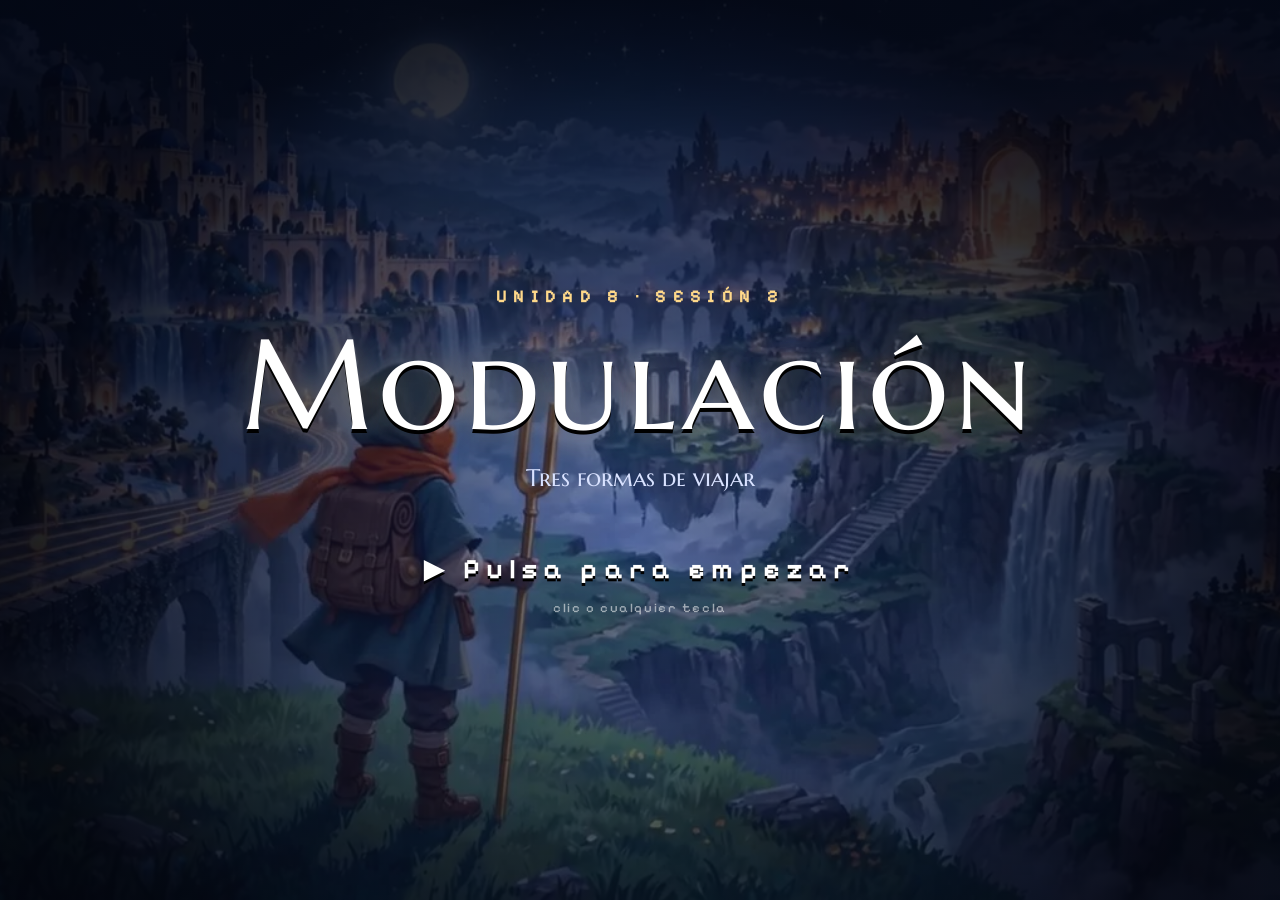
<file: s2/index.html>
<!doctype html>
<html lang="es">
<head>
<meta charset="utf-8">
<script src="js/controles.js?v=4"></script>
<meta name="viewport" content="width=device-width, initial-scale=1">
<script src="https://ge.lmathome.es/piel/latido.js?v=1"></script>
<script>
/* (2-nov-2026, C1 Modulación) INTEGRACIÓN con gp.lmathome.es, como en los demás portales temáticos:
   1) qué sesión es, para «Actividad de los alumnos» del Diario (latido: data-lm-ejercicio = sesion-N);
   2) las sesiones se abren en clase: si este navegador guarda las sesiones abiertas de un alumno (lm_mod_hitos, lo pone el menú)
      y esta aún no lo está, vuelve al menú;
   3) seleccionador de voluntarios (solo la cuenta Protester, en la hora de clase de su grupo): sale al pulsar «Pulsa para empezar»,
      con la pantalla de selección de personaje «modjugador» (los retratos de los alumnos), la misma en las 4 sesiones (2-nov-2026, v7;
      antes S1 modpixel · S2 modmapa · S3 modpuente · S4 modrueda). A los alumnos no les hace nada.
   Quitarlo: borrar este bloque. */
(function () {
  var m = /\/s(\d)\//.exec(location.pathname), n = m ? +m[1] : 0;
  try { document.documentElement.setAttribute('data-lm-ejercicio', n ? 'sesion-' + n : 'portada'); } catch (e) {}
  try { var st = JSON.parse(localStorage.getItem('lm_mod_hitos') || 'null');
    if (n && st && Array.isArray(st.dias) && st.dias.indexOf(n) < 0 && !/(?:^#|&)c=/.test(location.hash)) { location.replace('../prueba.html'); return; } } catch (e) {}
  window.LM_VOL_CONFIG = function () {
    return { portal: 'modulacion', tema: 'modjugador', empezar: ['#inicio', '[data-lmv-empezar]'] };
  };
  try {
    var mc = /(?:^#|&)c=([0-9a-f]{8}-[0-9a-f]{4}-[0-9a-f]{4}-[0-9a-f]{4}-[0-9a-f]{12})/i.exec(location.hash || ''), c = null;
    if (mc) { c = mc[1].toLowerCase(); try { localStorage.setItem('lm_vol_cuenta', c); } catch (e) {} }
    else { try { c = localStorage.getItem('lm_vol_cuenta'); } catch (e) {} }
    if (!c) return;
    var s = document.createElement('script'); s.async = true;
    s.src = 'https://gp.lmathome.es/voluntarios/lm-voluntarios.js?h=' + Math.floor(Date.now() / 36e5);
    s.onload = function () {
      var ir = function () { try { if (window.LMVoluntarios) window.LMVoluntarios.monta(window.LM_VOL_CONFIG()); } catch (e) {} };
      if (document.readyState === 'loading') document.addEventListener('DOMContentLoaded', ir); else ir();
    };
    document.head.appendChild(s);
  } catch (e) {}
})();
</script>
<script>window.TROZOS = {"video/cromatica.mp4": 2, "video/enarmonica.mp4": 2};</script>
<title>Modulación · Sesión 2</title>
<meta name="claude:viewport-fit-sides" content="cover">
<link rel="stylesheet" href="https://fonts.googleapis.com/css2?family=Marcellus+SC&family=Pixelify+Sans:wght@500;700&family=Atkinson+Hyperlegible:wght@400;700&family=IBM+Plex+Mono:wght@300;400;500&display=swap">
<link rel="stylesheet" href="css/s2_test.css?v=4">
<style>
/* Sesión 2 · «Tres formas de viajar». Misma interfaz que la S1 desde el wow (piedra, oro y pergamino), sin la etapa retro. */
:root{
  --noche:#0a0f1f; --tinta-clara:#eef1fb; --tenue:#a3aecb;
  --pergamino:#efe2c2; --perg-borde:#5a3b14; --tinta:#2a1d10; --tinta-suave:#6b5537;
  --casa:#3f6fd8; --nueva:#c8781e; --acento:#b5402a; --oro:#e8c46a; --oro-o:#7a5418;
  --linea:#8f9bc4; --panel:rgba(13,19,40,.88);
  --f-titulo:"Marcellus SC", Georgia, serif;
  --f-texto:"Atkinson Hyperlegible", "Segoe UI", system-ui, sans-serif;
  --f-mando:var(--f-texto);
  color-scheme:dark;
}
*{box-sizing:border-box}
html,body{margin:0;min-height:100%}
body{background:var(--noche);color:var(--tinta-clara);font-family:var(--f-texto);
  padding-left:max(16px, env(safe-area-inset-left, 0px));padding-right:max(16px, env(safe-area-inset-right, 0px))}
/* capas de fondo */
#mundoFondo{position:fixed;inset:0;z-index:-3;background:#22448a url(img/mundo_fondo.webp) center top/cover no-repeat;opacity:0;transition:opacity 2.4s ease}
#mundoVelo{position:fixed;inset:0;z-index:-2;background:rgba(6,10,26,.38);opacity:0;transition:opacity 2.4s ease}
#cielo{position:fixed;inset:0;width:100%;height:100%;z-index:-1;pointer-events:none;opacity:0;transition:opacity 2.4s ease}
#lineas{position:fixed;left:0;right:0;top:50%;height:120px;margin-top:-60px;z-index:-1;pointer-events:none;opacity:.10;transition:opacity 2.4s ease, transform 2.4s ease;
  background:repeating-linear-gradient(to bottom, var(--linea) 0 1px, transparent 1px 30px);background-size:100% 30px;height:121px}
body.mundo #mundoFondo, body.mundo #mundoVelo, body.mundo #cielo{opacity:1}
body.mundo #lineas{opacity:0;transform:translateY(160px) scaleY(.6)}
#lineas.brilla{--linea:#ffd77a;opacity:.75;transition:opacity .5s ease}
.app{max-width:1280px;margin:0 auto;padding-block:12px 18px;display:flex;flex-direction:column;gap:12px}
.cab{display:flex;align-items:center;justify-content:space-between;gap:10px;flex-wrap:wrap}
.marca{font-family:var(--f-titulo);font-size:clamp(18px,2.2vw,23px);letter-spacing:.06em;text-shadow:0 2px 0 #000}
.marca small{font-family:var(--f-texto);color:var(--tenue);font-size:13px;letter-spacing:0;margin-left:8px}
.puntos{display:flex;gap:7px;align-items:center}
.puntos i{width:9px;height:9px;background:#26304f;outline:1px solid #46557f;transition:background .4s, transform .4s}
.puntos i.ya{background:var(--casa)} .puntos i.ahora{background:var(--oro)}
body.mundo .puntos i{transform:rotate(45deg)}
body.mundo .puntos i.ahora{box-shadow:0 0 10px var(--oro)}
/* mandos: rectángulos nítidos, borde de 1-2 px, sin difuminados */
button{font:700 15px/1 var(--f-mando);letter-spacing:.02em;color:var(--tinta-clara);background:#18213f;border:1px solid #8090c4;border-radius:2px;cursor:pointer;min-height:42px;padding:0 15px;
  box-shadow:inset 0 1px 0 rgba(255,255,255,.12), 0 2px 0 #000;transition:background .2s, border-color 1.2s, transform .05s}
button:hover{background:#22305c}
button:active{transform:translateY(2px);box-shadow:inset 0 1px 0 rgba(0,0,0,.3)}
button:disabled{opacity:.6;cursor:default}
button:focus-visible{outline:2px solid var(--oro);outline-offset:2px}
.prim{background:#c8781e;border-color:#ffd08a;color:#fff8e8;text-shadow:0 1px 0 rgba(70,30,0,.6)}
.prim:hover{background:#d6862a}
.sel{display:flex;gap:4px}
.sel button{font-size:13px;min-height:36px;background:#141b33;color:var(--tenue)}
.sel button[aria-pressed="true"]{background:#2b3f86;color:#fff;border-color:var(--oro)}
.mute{min-width:42px;padding:0;font-size:17px}
.mute[hidden]{display:none}
/* textos */
.escena{display:none;flex-direction:column;gap:12px}
.escena.on{display:flex;animation:entra .5s ease}
@keyframes entra{from{opacity:0;transform:translateY(6px)}to{opacity:1;transform:none}}
h2{font-family:var(--f-titulo);font-weight:400;font-size:clamp(22px,3vw,32px);margin:2px 0 0;letter-spacing:.03em;color:#fff4dc;text-shadow:0 2px 0 #000}
.lead{color:var(--tenue);margin:0;max-width:70ch;line-height:1.5}
.portada{padding:min(9vh,80px) 6px 10px;display:flex;flex-direction:column;gap:14px}
.portada .sup{font:700 13px var(--f-texto);letter-spacing:.3em;text-transform:uppercase;color:var(--oro)}
.portada h1{font-family:var(--f-titulo);font-weight:400;font-size:clamp(44px,8vw,86px);margin:0;line-height:1;letter-spacing:.04em;text-shadow:0 3px 0 #000}
.portada p{margin:0;color:var(--tenue);font-size:clamp(16px,2vw,19px);max-width:52ch;line-height:1.55}
/* marcos: contorno nítido; en el mundo, piedra y oro */
.marco{position:relative;width:100%;aspect-ratio:16/9;overflow:hidden;background:#000;border:2px solid #8090c4;border-radius:2px;box-shadow:0 0 0 1px #000, 0 10px 28px rgba(0,0,0,.5);transition:border-color 1.2s}
.marco img,.marco video,.marco canvas{width:100%;height:100%;object-fit:cover;display:block}
.marco .velo{position:absolute;inset:auto 0 0 0;padding:16px 20px;background:rgba(5,8,20,.74);border-top:1px solid rgba(232,196,106,.5)}
.marco .velo b{font-family:var(--f-titulo);font-weight:400;font-size:clamp(22px,3.4vw,40px);display:block;text-shadow:0 2px 0 #000}
.marco .centro{position:absolute;inset:0;display:flex;align-items:center;justify-content:center;flex-direction:column;gap:10px;background:rgba(5,8,20,.55);text-align:center;padding:16px}
.marco .centro[hidden]{display:none}
.marco.intro img{animation:acerca 24s ease-in-out infinite alternate;transform-origin:45% 70%}
@keyframes acerca{from{transform:scale(1)}to{transform:scale(1.07)}}
.marco canvas.chispas{position:absolute;inset:0;width:100%;height:100%;pointer-events:none}
.voz{display:flex;gap:10px;align-items:flex-start;background:var(--panel);border:1px solid #6a78a8;border-radius:2px;padding:11px 15px;line-height:1.5;box-shadow:0 2px 0 #000;transition:border-color 1.2s, background 1.2s}
.voz .mic{font-size:13px;color:var(--oro);white-space:nowrap;font-weight:700;padding-top:2px}
.voz p{margin:0}
.nav{display:flex;justify-content:space-between;gap:10px}
/* pergamino de videojuego (también en el arranque neutro): papel, borde oscuro nítido y dos varillas */
.pergamino{position:relative;background:var(--pergamino) url("data:image/svg+xml,%3Csvg xmlns='http://www.w3.org/2000/svg' width='160' height='160'%3E%3Cfilter id='n'%3E%3CfeTurbulence type='fractalNoise' baseFrequency='.9' numOctaves='2' stitchTiles='stitch'/%3E%3CfeColorMatrix values='0 0 0 0 .42 0 0 0 0 .3 0 0 0 0 .12 0 0 0 .13 0'/%3E%3C/filter%3E%3Crect width='160' height='160' filter='url(%23n)'/%3E%3C/svg%3E");
  color:var(--tinta);border:2px solid var(--perg-borde);border-radius:1px;padding:16px 14px 14px;margin:12px 4px;box-shadow:inset 0 0 0 3px #e3cfa0, inset 0 0 34px rgba(110,70,20,.22), 0 3px 0 #000;overflow-x:auto}
.pergamino::before,.pergamino::after{content:"";position:absolute;left:-8px;right:-8px;height:10px;background:#6b4416;border:2px solid #2b1906;box-shadow:inset 0 2px 0 #9a6a2c;z-index:2}
.pergamino::before{top:-11px} .pergamino::after{bottom:-11px}
.pergamino .tit{font-family:var(--f-titulo);font-size:15px;color:var(--tinta-suave);display:flex;justify-content:space-between;gap:10px;flex-wrap:wrap;align-items:center}
.pergamino button:not(.prim){background:#f6ecd2;color:var(--tinta);border-color:var(--perg-borde);box-shadow:0 2px 0 var(--perg-borde)}
.pergamino .prim{background:#a85a16;border-color:#2b1906;box-shadow:inset 0 1px 0 rgba(255,220,160,.4), 0 2px 0 #2b1906}
.pergamino svg{display:block}
/* ▶ flotante: moneda dorada en la esquina del pergamino, sin ocupar sitio */
.pergamino{padding-top:14px;overflow:visible} .pergamino > div[id]{overflow-x:auto}
.pergamino .tit{padding-right:64px}
.pergamino .tit .prim.flota{position:absolute;right:-16px;top:-22px;z-index:4;width:62px;height:62px;border-radius:50%;padding:0;font-size:0;
  background:radial-gradient(circle at 35% 30%, #ffe9a8, #e0a83a 45%, #8a5a12 100%);border:3px solid #2b1906;box-shadow:0 0 0 2px #f4d58a inset, 0 4px 0 #2b1906, 0 0 22px rgba(255,200,90,.55);cursor:pointer;transition:transform .15s}
.pergamino .tit .prim.flota::before{content:"";display:block;margin:0 auto 0 23px;width:0;height:0;border-left:19px solid #3a2208;border-top:12px solid transparent;border-bottom:12px solid transparent}
.pergamino .tit .prim.flota.pausa::before{margin-left:21px;width:6px;height:22px;border:0;border-left:6px solid #3a2208;border-right:6px solid #3a2208;box-sizing:content-box;width:6px}
.pergamino .tit .prim.flota.otra::before{content:"↺";border:0;margin:0;width:auto;height:auto;font:700 30px/56px var(--f-texto);color:#3a2208;text-align:center}
.pergamino .tit .prim.flota:hover{transform:scale(1.07)}
/* cronómetro de videojuego: Mozart contra Rachmaninov */
.crono{display:flex;flex-direction:column;gap:6px;background:rgba(6,10,26,.78);border:2px solid #f4d58a;border-radius:6px;padding:8px 12px;box-shadow:0 0 0 2px #2b1906, 0 0 18px rgba(255,200,90,.25);font-family:"Pixelify Sans", var(--f-texto)}
.crono .fila2{display:grid;grid-template-columns:120px 1fr 92px;gap:10px;align-items:center;font-size:15px;color:#dfe5f7}
.crono .barra{height:12px;background:rgba(255,255,255,.08);border:1px solid rgba(244,213,138,.5);border-radius:2px;overflow:hidden}
.crono .barra i{display:block;height:100%;width:0;background:linear-gradient(90deg,#f1c24a,#ffe39a);box-shadow:0 0 8px #f1c24a}
.crono .fila2.r .barra i{background:linear-gradient(90deg,#b27cff,#ff8a6e);box-shadow:0 0 8px #b27cff}
.crono b{font-size:22px;color:#ffe39a;text-align:right;letter-spacing:.04em;font-variant-numeric:tabular-nums}
.crono .fila2.r b{color:#ffb39a}
.fila{display:flex;gap:8px;align-items:center;flex-wrap:wrap}
.leyenda{display:flex;gap:14px;flex-wrap:wrap;font-size:13px;color:var(--tenue)}
.leyenda span::before{content:"";display:inline-block;width:10px;height:10px;margin-right:6px;vertical-align:-1px;background:var(--c);transform:rotate(45deg) scale(.85)}
.analisis{position:absolute;left:0;right:0;bottom:0;padding:6px 10px;background:rgba(239,226,194,.95);color:var(--tinta);border-top:2px solid var(--perg-borde)}
.analisis[hidden]{display:none}
video.oscuro{filter:brightness(.38) saturate(.8)}
.chip{font-size:12px;color:var(--oro);border:1px solid rgba(232,196,106,.6);border-radius:2px;padding:3px 9px}
/* ===== MUNDO: piedra y oro de la imagen ===== */
body.mundo{--f-mando:"Pixelify Sans", var(--f-texto)}
body.mundo .marca{font-family:"Pixelify Sans", var(--f-titulo);font-weight:700;letter-spacing:.05em}
body.mundo button{border:2px solid var(--oro);background:#b9c5ee url(img/piedra.webp) 0 0/192px;background-blend-mode:multiply;
  box-shadow:inset 0 2px 0 rgba(255,255,255,.14), inset 0 -3px 0 rgba(0,0,0,.4), 0 2px 0 #000;text-shadow:0 2px 0 #000;font-size:15px}
body.mundo button:hover{background-color:#e2e9ff}
body.mundo .sel button{background-color:#8592c4}
body.mundo .sel button[aria-pressed="true"]{background-color:#c9a24a;color:#fff}
body.mundo .prim{background:#c8781e;border-color:#ffe2a0;box-shadow:inset 0 2px 0 rgba(255,240,190,.35), inset 0 -3px 0 rgba(90,40,0,.45), 0 2px 0 #000}
body.mundo .prim:hover{background:#d6862a}
body.mundo .marco{border-color:var(--oro)}
body.mundo .voz{border:2px solid var(--oro);background:#56628f url(img/piedra.webp) 0 0/192px;background-blend-mode:multiply}
body.mundo .voz p{text-shadow:0 1px 0 #000}
body.mundo .pergamino button:not(.prim){background:#f6ecd2;text-shadow:none;border-color:var(--perg-borde);box-shadow:0 2px 0 var(--perg-borde)}
body.mundo .pergamino .prim{background:#a85a16;border-color:#2b1906}
/* cartel de inicio del juego */
.marco .centro .cartel{display:flex;flex-direction:column;gap:10px;align-items:center;max-width:640px;background:linear-gradient(180deg, rgba(20,28,66,.94), rgba(10,14,38,.94));border:3px double #f4d58a;border-radius:8px;padding:16px 22px;box-shadow:0 0 0 2px #1a1206, 0 8px 26px rgba(0,0,0,.6);color:#f3f0ff;font-size:clamp(13px,1.35vw,16px);line-height:1.45}
.marco .centro .cartel .t{font-family:var(--f-titulo);font-weight:400;font-size:clamp(20px,2.6vw,30px);color:#ffe9b0}
.alturas{display:flex;flex-direction:column;gap:3px;width:100%;max-width:470px;text-align:left}
.alturas i{font-style:normal;color:#f4d58a;text-align:center;margin-bottom:2px}
.alturas span{display:flex;gap:10px;align-items:baseline;padding:3px 8px;border-left:4px solid var(--c);background:rgba(255,255,255,.05);transition:background .35s, transform .35s}
.alturas span.brilla{background:color-mix(in srgb, var(--c) 30%, transparent);transform:translateX(6px)}
.alturas em{font-style:normal;font-weight:700;width:128px;flex:none;color:var(--c)}
.alturas .a3{--c:#b27cff} .alturas .a2{--c:#bcd2ff} .alturas .a1{--c:#ffd98a} .alturas .a0{--c:#f1c24a}
.marco .centro.pixel{background:transparent}
.marco .centro.pixel .cartel{display:none}
/* el wow: cada acorde de la orquesta aparece en pantalla; las llegadas a una tonalidad, a lo grande */
.acWow{position:absolute;inset:0;pointer-events:none;overflow:hidden}
.voz[hidden]{display:none}
/* Iago 1-nov: subtítulo tipo terminal, letras en crudo y cursor _ parpadeando (ancho 0: no mueve el texto) */
#voz{font-family:'IBM Plex Mono', ui-monospace, monospace;font-weight:300;font-size:clamp(16px,1.55vw,19px);line-height:1.5;color:#fff;letter-spacing:0}
.nav button, .sel button{font-family:'IBM Plex Mono', ui-monospace, monospace;font-weight:500;letter-spacing:0}
/* ===== RETRO 8/16 bits (Iago 1-nov): desde la portada hasta el wow todo en píxel; desde el wow, la tipografía de siempre ===== */
/* desde el wow: vuelve la tipografía del título (no la de píxel del mundo) */
body.mundo:not(.retro){--f-mando:var(--f-texto)} body.mundo:not(.retro) .marca{font-family:var(--f-titulo);font-weight:400;letter-spacing:.06em}
body.retro{--f-texto:"Pixelify Sans", monospace; --f-mando:"Pixelify Sans", monospace}
body.retro .marca, body.retro .marca small, body.retro h2, body.retro .pergamino .tit, body.retro .marco .velo b, body.retro .marco .centro .cartel .t, body.retro .voz .mic{font-family:"Pixelify Sans", monospace;font-weight:500}
body.retro #voz, body.retro .nav button, body.retro .sel button{font-family:"DotGothic16", monospace;font-weight:400}
body.retro button, body.retro .voz, body.retro .voz .mic, body.retro .crono{border-radius:0}
body.retro .voz .mic{background:#e0a83a}
/* pergamino de píxeles, limpio: papel liso, contorno de píxel con esquinas escalonadas, luz arriba-izquierda y sombra abajo-derecha, varillas de píxel */
body .pergamino, body.perg-real .pergamino{background:#f3e6c4;border:0;border-image:none;border-radius:0;padding:16px 18px 12px;margin:22px 8px;
  box-shadow:0 -4px 0 0 #3a2410, 0 4px 0 0 #3a2410, -4px 0 0 0 #3a2410, 4px 0 0 0 #3a2410, inset 4px 4px 0 #fff8e2, inset -4px -4px 0 #d8bf88}
body .pergamino::before, body .pergamino::after, body.perg-real .pergamino::before, body.perg-real .pergamino::after{display:block;content:"";position:absolute;left:-16px;right:-16px;height:12px;background:#8a5a22;border:0;border-radius:0;z-index:2;
  box-shadow:0 -4px 0 0 #2b1906, 0 4px 0 0 #2b1906, -4px 0 0 0 #2b1906, 4px 0 0 0 #2b1906, inset 0 4px 0 #b07a36, inset 0 -4px 0 #5e3a12}
body .pergamino::before, body.perg-real .pergamino::before{top:-20px} body .pergamino::after, body.perg-real .pergamino::after{bottom:-20px}
body .pergamino .tit .prim.flota, body.perg-real .pergamino .tit .prim.flota{border-radius:0;right:-16px;top:-22px}
/* «Continuar ▶» ocupa el hueco de «Siguiente ▶» mientras queda texto por leer; «Siguiente» aparece al terminar (Iago, 1-nov) */
.nav .navDer{display:flex;gap:10px;margin-left:auto}
.nav #bCont, .nav #bSig{min-width:190px;justify-content:center}
.nav #bCont.late{animation:contLate 1.1s steps(2) infinite}   /* Iago 1-nov: parpadea solo cuando el texto ya se ha escrito */
@keyframes contLate{50%{box-shadow:inset 0 2px 0 rgba(255,240,190,.35), 0 2px 0 #000, 0 0 14px rgba(255,217,138,.85)}}
/* (Iago, 1-nov-2026) pergamino de 8 bits SIN varillas arriba y abajo: una hoja con contorno de píxel y la esquina inferior derecha
   un poco enrollada (solapa escalonada). La esquina se recorta en escalera con clip-path y la solapa la dibuja ::after. */
body .pergamino, body.perg-real .pergamino{margin:14px 6px;clip-path:polygon(-40px -40px, calc(100% + 40px) -40px, calc(100% + 40px) calc(100% - 36px), calc(100% - 36px + 40px) calc(100% - 36px + 0px), calc(100% - 36px + 40px) calc(100% - 36px + 5px), calc(100% - 36px + 35px) calc(100% - 36px + 5px), calc(100% - 36px + 35px) calc(100% - 36px + 10px), calc(100% - 36px + 30px) calc(100% - 36px + 10px), calc(100% - 36px + 30px) calc(100% - 36px + 15px), calc(100% - 36px + 25px) calc(100% - 36px + 15px), calc(100% - 36px + 25px) calc(100% - 36px + 20px), calc(100% - 36px + 20px) calc(100% - 36px + 20px), calc(100% - 36px + 20px) calc(100% - 36px + 25px), calc(100% - 36px + 15px) calc(100% - 36px + 25px), calc(100% - 36px + 15px) calc(100% - 36px + 30px), calc(100% - 36px + 10px) calc(100% - 36px + 30px), calc(100% - 36px + 10px) calc(100% - 36px + 35px), calc(100% - 36px + 5px) calc(100% - 36px + 35px), calc(100% - 36px + 5px) calc(100% - 36px + 40px), calc(100% - 36px) calc(100% + 40px), -40px calc(100% + 40px))}
body .pergamino::before, body.perg-real .pergamino::before{display:none}
body .pergamino::after, body.perg-real .pergamino::after{display:block;content:"";position:absolute;left:auto;top:auto;right:-4px;bottom:-4px;width:40px;height:40px;
  background:url("data:image/svg+xml,%3Csvg%20xmlns%3D%27http%3A//www.w3.org/2000/svg%27%20width%3D%2740%27%20height%3D%2740%27%20shape-rendering%3D%27crispEdges%27%3E%3Crect%20x%3D%270%27%20y%3D%270%27%20width%3D%275%27%20height%3D%275%27%20fill%3D%27%233a2410%27/%3E%3Crect%20x%3D%275%27%20y%3D%270%27%20width%3D%275%27%20height%3D%275%27%20fill%3D%27%233a2410%27/%3E%3Crect%20x%3D%2710%27%20y%3D%270%27%20width%3D%275%27%20height%3D%275%27%20fill%3D%27%233a2410%27/%3E%3Crect%20x%3D%2715%27%20y%3D%270%27%20width%3D%275%27%20height%3D%275%27%20fill%3D%27%233a2410%27/%3E%3Crect%20x%3D%2720%27%20y%3D%270%27%20width%3D%275%27%20height%3D%275%27%20fill%3D%27%233a2410%27/%3E%3Crect%20x%3D%2725%27%20y%3D%270%27%20width%3D%275%27%20height%3D%275%27%20fill%3D%27%233a2410%27/%3E%3Crect%20x%3D%2730%27%20y%3D%270%27%20width%3D%275%27%20height%3D%275%27%20fill%3D%27%233a2410%27/%3E%3Crect%20x%3D%2735%27%20y%3D%270%27%20width%3D%275%27%20height%3D%275%27%20fill%3D%27%233a2410%27/%3E%3Crect%20x%3D%270%27%20y%3D%275%27%20width%3D%275%27%20height%3D%275%27%20fill%3D%27%233a2410%27/%3E%3Crect%20x%3D%275%27%20y%3D%275%27%20width%3D%275%27%20height%3D%275%27%20fill%3D%27%23fff3d2%27/%3E%3Crect%20x%3D%2710%27%20y%3D%275%27%20width%3D%275%27%20height%3D%275%27%20fill%3D%27%23fff3d2%27/%3E%3Crect%20x%3D%2715%27%20y%3D%275%27%20width%3D%275%27%20height%3D%275%27%20fill%3D%27%23fff3d2%27/%3E%3Crect%20x%3D%2720%27%20y%3D%275%27%20width%3D%275%27%20height%3D%275%27%20fill%3D%27%23fff3d2%27/%3E%3Crect%20x%3D%2725%27%20y%3D%275%27%20width%3D%275%27%20height%3D%275%27%20fill%3D%27%23c8ab70%27/%3E%3Crect%20x%3D%2730%27%20y%3D%275%27%20width%3D%275%27%20height%3D%275%27%20fill%3D%27%233a2410%27/%3E%3Crect%20x%3D%270%27%20y%3D%2710%27%20width%3D%275%27%20height%3D%275%27%20fill%3D%27%233a2410%27/%3E%3Crect%20x%3D%275%27%20y%3D%2710%27%20width%3D%275%27%20height%3D%275%27%20fill%3D%27%23fff3d2%27/%3E%3Crect%20x%3D%2710%27%20y%3D%2710%27%20width%3D%275%27%20height%3D%275%27%20fill%3D%27%23e8d3a0%27/%3E%3Crect%20x%3D%2715%27%20y%3D%2710%27%20width%3D%275%27%20height%3D%275%27%20fill%3D%27%23e8d3a0%27/%3E%3Crect%20x%3D%2720%27%20y%3D%2710%27%20width%3D%275%27%20height%3D%275%27%20fill%3D%27%23c8ab70%27/%3E%3Crect%20x%3D%2725%27%20y%3D%2710%27%20width%3D%275%27%20height%3D%275%27%20fill%3D%27%233a2410%27/%3E%3Crect%20x%3D%270%27%20y%3D%2715%27%20width%3D%275%27%20height%3D%275%27%20fill%3D%27%233a2410%27/%3E%3Crect%20x%3D%275%27%20y%3D%2715%27%20width%3D%275%27%20height%3D%275%27%20fill%3D%27%23fff3d2%27/%3E%3Crect%20x%3D%2710%27%20y%3D%2715%27%20width%3D%275%27%20height%3D%275%27%20fill%3D%27%23e8d3a0%27/%3E%3Crect%20x%3D%2715%27%20y%3D%2715%27%20width%3D%275%27%20height%3D%275%27%20fill%3D%27%23c8ab70%27/%3E%3Crect%20x%3D%2720%27%20y%3D%2715%27%20width%3D%275%27%20height%3D%275%27%20fill%3D%27%233a2410%27/%3E%3Crect%20x%3D%270%27%20y%3D%2720%27%20width%3D%275%27%20height%3D%275%27%20fill%3D%27%233a2410%27/%3E%3Crect%20x%3D%275%27%20y%3D%2720%27%20width%3D%275%27%20height%3D%275%27%20fill%3D%27%23fff3d2%27/%3E%3Crect%20x%3D%2710%27%20y%3D%2720%27%20width%3D%275%27%20height%3D%275%27%20fill%3D%27%23c8ab70%27/%3E%3Crect%20x%3D%2715%27%20y%3D%2720%27%20width%3D%275%27%20height%3D%275%27%20fill%3D%27%233a2410%27/%3E%3Crect%20x%3D%270%27%20y%3D%2725%27%20width%3D%275%27%20height%3D%275%27%20fill%3D%27%233a2410%27/%3E%3Crect%20x%3D%275%27%20y%3D%2725%27%20width%3D%275%27%20height%3D%275%27%20fill%3D%27%23c8ab70%27/%3E%3Crect%20x%3D%2710%27%20y%3D%2725%27%20width%3D%275%27%20height%3D%275%27%20fill%3D%27%233a2410%27/%3E%3Crect%20x%3D%270%27%20y%3D%2730%27%20width%3D%275%27%20height%3D%275%27%20fill%3D%27%233a2410%27/%3E%3Crect%20x%3D%275%27%20y%3D%2730%27%20width%3D%275%27%20height%3D%275%27%20fill%3D%27%233a2410%27/%3E%3Crect%20x%3D%270%27%20y%3D%2735%27%20width%3D%275%27%20height%3D%275%27%20fill%3D%27%233a2410%27/%3E%3C/svg%3E") 0 0/40px 40px no-repeat;border:0;box-shadow:none;image-rendering:pixelated;z-index:3}
#voz .cur{display:inline-block;width:0;overflow:visible;animation:cursorT 1s steps(1) infinite}
@keyframes cursorT{50%{opacity:0}}
/* pantalla de inicio, como en un videojuego: «pulsa para empezar» */
#inicio{position:fixed;inset:0;z-index:80;display:flex;flex-direction:column;align-items:center;justify-content:center;gap:14px;cursor:pointer;text-align:center;
  background:radial-gradient(ellipse at 50% 60%, rgba(30,40,90,.55), rgba(3,5,14,.96) 70%), url(img/mundo_fondo.webp) center/cover;color:#fff;user-select:none}
#inicio .sup{font:700 clamp(13px,1.5vw,18px) "Pixelify Sans", var(--f-texto);letter-spacing:.35em;color:#ffd98a;text-transform:uppercase;opacity:0;animation:aparece .8s .3s forwards}
#inicio h1{margin:0;font:400 clamp(54px,10vw,140px)/1 var(--f-titulo);letter-spacing:.04em;text-shadow:0 4px 0 #000, 0 0 30px rgba(255,200,100,.35);opacity:0;animation:aparece 1.1s .6s forwards}
#inicio .sub{font:400 clamp(16px,2vw,24px) var(--f-titulo);color:#d9e2ff;opacity:0;animation:aparece .9s 1.1s forwards}
#inicio .start{margin-top:5vh;font:700 clamp(18px,2.2vw,28px) "Pixelify Sans", var(--f-texto);letter-spacing:.22em;color:#fff;text-shadow:0 3px 0 #000;opacity:0;animation:aparece .6s 1.6s forwards, parpadea 1.1s 2.2s steps(2) infinite}
#inicio .pista{font:500 13px "Pixelify Sans", var(--f-texto);color:rgba(255,255,255,.55);letter-spacing:.12em;opacity:0;animation:aparece .6s 2s forwards}
#inicio.va .start{animation:pulsado .12s steps(2) 6}
#inicio.sale{animation:saleInicio 1.7s .5s cubic-bezier(.5,0,.3,1) forwards}
@keyframes aparece{from{opacity:0;transform:translateY(10px)} to{opacity:1;transform:none}}
@keyframes parpadea{50%{opacity:0}}
@keyframes pulsado{50%{opacity:0;color:#ffd98a}}
@keyframes saleInicio{0%{opacity:1;filter:none} 30%{opacity:1;filter:brightness(2.2)} 100%{opacity:0;filter:brightness(3) blur(6px);transform:scale(1.08);visibility:hidden}}
#bSig.llama{animation:llama 1.1s ease-in-out infinite}
@keyframes llama{50%{box-shadow:0 0 0 3px #ffd98a, 0 0 18px rgba(255,217,138,.8)}}
.acWow .pauta{position:absolute;left:0;right:0;bottom:15%;height:58px;opacity:0;transition:opacity 1s;
  background:repeating-linear-gradient(to bottom, rgba(255,226,150,.38) 0 1.5px, transparent 1.5px 13px);filter:drop-shadow(0 0 6px rgba(255,210,120,.5))}
.acWow.on .pauta{opacity:0}
.acWow .tira{position:absolute;left:0;right:0;bottom:5%;height:44px}
.acWow .ac{position:absolute;bottom:0;transform:translateX(-50%);font:400 clamp(38px,5.4vw,74px)/1 var(--f-titulo);transform-origin:50% 100%;color:#fff4d4;letter-spacing:.02em;
  text-shadow:0 0 14px rgba(255,200,90,.95), 0 0 34px rgba(255,170,60,.6), 0 3px 0 #000;animation:acEntra .55s cubic-bezier(.2,.9,.3,1.4) forwards;transition:left 1.1s ease, opacity 1.1s ease, transform 1.1s ease}
.acWow .ac.viejo{opacity:.42;transform:translateX(-50%) scale(.52)}
.acWow .ac.pnl{font:inherit;text-shadow:none;background:none;border:0;padding:0;text-align:center}
/* para que la partitura se lea: el vídeo se oscurece suavemente por abajo mientras hay acordes (sin cajas) */
.acWow::before{content:'';position:absolute;inset:0;pointer-events:none;opacity:0;transition:opacity 1.2s ease;
  background:linear-gradient(to top, rgba(3,5,14,.9) 0%, rgba(3,5,14,.78) 26%, rgba(3,5,14,.4) 38%, rgba(3,5,14,0) 50%)}
/* pentagrama continuo abajo: los acordes se van añadiendo, el último con ataque */
.acWow .banda{position:absolute;left:1%;right:1%;bottom:2%;height:36%;opacity:0;transition:opacity .8s}
.acWow.on .banda{opacity:1}
.acWow .banda svg{display:block;width:100%;height:100%}
.acWow .banda .chispa{position:absolute;top:-10%;width:22%;height:120%;transform:translateX(-50%);pointer-events:none;opacity:0}
.acWow .banda .chispa.va{animation:chispa .9s ease-out forwards}
@keyframes chispa{0%{opacity:1;transform:translateX(-50%) scale(.4)} 30%{opacity:.95} 100%{opacity:0;transform:translateX(-50%) scale(1.25)}}
.acWow.on::before{opacity:0}
/* barra de habilidades bajo el vídeo (Iago 1-nov): una casilla por acorde; el vídeo queda limpio */
.hud{display:flex;gap:6px;align-items:stretch;justify-content:center;padding:9px 10px 10px;margin-top:-2px;background:linear-gradient(180deg,#232738,#0c0e17);border:2px solid var(--oro);border-top-width:3px;box-shadow:inset 0 2px 0 #3d4360, 0 10px 24px rgba(0,0,0,.5)}
.hud .slot{position:relative;flex:1 1 0;max-width:78px;aspect-ratio:1;display:flex;flex-direction:column;align-items:center;justify-content:center;background:#10121c;border:2px solid #3b4058;box-shadow:inset 0 0 0 2px #070810;color:transparent;font:400 clamp(14px,1.9vw,26px)/1 var(--f-titulo);letter-spacing:.01em}
.hud .slot small{font:700 clamp(9px,.85vw,11px)/1 'Atkinson Hyperlegible', sans-serif;white-space:nowrap;margin-top:5px;color:transparent}
.hud .slot.ya{border-color:#8a7440;color:#e9cf8f;background:#1a1710} .hud .slot.ya small{color:#a99566}
.hud .slot.act{border-color:#fff;color:#fff;background:#2c2615;animation:slotPop .24s ease-out} .hud .slot.act small{color:#ffe3a0}
.hud .slot.azul.ya{border-color:#5f7bc4} .hud .slot.rojo.ya{border-color:#c4566c;color:#ffc2cd} .hud .slot.oro.ya{border-color:#f0c35a;color:#ffe6a6}
.hud .slot.rojo.act{border-color:#ff8fa3} .hud .slot.oro.act{border-color:#ffe08a}
.hud .sep{flex:0 0 3px;background:#5a4a28;margin:4px 1px} .hud .sep.ya{background:#ffd98a}
@keyframes slotPop{0%{transform:scale(1.25)} 60%{transform:scale(.95)} 100%{transform:none}}
.acWow .ac.pnl b{display:block;font:400 clamp(20px,2.4vw,32px)/1 var(--f-titulo);color:#ffd98a;margin-bottom:2px}
.acWow .ac.pnl svg{display:block;height:clamp(120px,22vh,230px);width:auto}
.acWow .ac.pnl img{display:block;height:clamp(120px,22vh,230px);width:auto}
.acWow .ac.pnl.viejo{animation:none}
.acWow .ac.pnl.menor b{color:#ffc4d0}
.acWow .ac.muere{opacity:0}
.acWow .ac.menor{color:#ffd6e0;text-shadow:0 0 14px rgba(255,90,120,.9), 0 0 30px rgba(220,40,80,.55), 0 3px 0 #000}
@keyframes acEntra{from{opacity:0;transform:translateX(-50%) translateY(18px) scale(1.6);filter:blur(6px)} to{opacity:1;transform:translateX(-50%);filter:none}}
.acWow .llegada{position:absolute;left:0;right:0;top:22%;text-align:center;opacity:0}
.acWow .llegada b{display:block;font:400 clamp(48px,8vw,110px)/1 var(--f-titulo);letter-spacing:.03em;color:#fff}
.acWow .llegada span{display:inline-block;margin-top:10px;padding:4px 14px;background:rgba(5,8,20,.55);border-radius:4px;font:700 clamp(17px,2vw,26px) "Pixelify Sans", var(--f-texto);letter-spacing:.16em;text-transform:uppercase;text-shadow:0 2px 0 #000}
.acWow .llegada.va{animation:llega 3.6s ease forwards}
.acWow .llegada.rojo b{text-shadow:0 0 24px #ff3355, 0 0 70px #ff1744, 0 4px 0 #000} .acWow .llegada.rojo span{color:#ffb3c1}
.acWow .llegada.oro b{text-shadow:0 0 24px #ffd166, 0 0 80px #ffb703, 0 4px 0 #000} .acWow .llegada.oro span{color:#ffe7a3}
.acWow .llegada.azul b{text-shadow:0 0 22px #8fb8ff, 0 0 60px #4d7cff, 0 4px 0 #000} .acWow .llegada.azul span{color:#cfe0ff}
@keyframes llega{0%{opacity:0;transform:scale(2.4);filter:blur(14px)} 12%{opacity:1;transform:scale(1);filter:none} 75%{opacity:1;transform:scale(1.04)} 100%{opacity:0;transform:scale(1.08) translateY(-10px)}}
.acWow .hype{position:absolute;left:0;right:0;top:8%;text-align:center;opacity:0;transition:opacity .5s ease, letter-spacing 2.6s ease;letter-spacing:.14em;
  font:700 clamp(18px,2.3vw,32px) "Pixelify Sans", var(--f-texto);color:#fff;text-transform:uppercase;text-shadow:0 0 18px rgba(0,0,0,.9), 0 2px 0 #000}
.acWow .hype.va{opacity:1;letter-spacing:.24em}
.acWow .hype:not(.fin){padding:12px 0;background:linear-gradient(to bottom, transparent, rgba(5,8,20,.5) 25%, rgba(5,8,20,.5) 75%, transparent)}
.acWow .hype.fin{top:30%}
.acWow .hype.fin b{display:block;font:400 clamp(56px,10vw,140px)/1 var(--f-titulo);letter-spacing:.04em;text-transform:none;text-shadow:0 0 26px #ffd166, 0 0 80px #ffb703, 0 4px 0 #000}
.acWow .hype.fin span{display:inline-block;margin-top:14px;padding:4px 16px;border-radius:4px;background:rgba(5,8,20,.6);font-size:clamp(16px,1.9vw,26px)}
.acWow .alt{position:absolute;inset:0;pointer-events:none;overflow:hidden}
/* (Iago, 1-nov) «tonalidades con más sostenidos» / «las profundidades de los bemoles»: alteraciones doradas que suben o se hunden */
.acWow .alt i{position:absolute;font:400 clamp(44px,6.4vw,96px)/1 Georgia, "Times New Roman", serif;font-style:normal;color:#fff3cf;opacity:0;
  text-shadow:0 0 14px rgba(255,205,90,.95), 0 0 40px rgba(255,170,40,.7), 0 3px 0 #000;animation-delay:var(--d);animation-fill-mode:forwards}
.acWow .alt i::after{content:"";position:absolute;left:50%;top:50%;width:1.7em;height:1.7em;margin:-.85em 0 0 -.85em;border-radius:50%;opacity:0;
  background:radial-gradient(circle, rgba(255,232,160,.9), rgba(255,190,60,0) 62%);animation:altChispa .8s ease-out var(--d) forwards}
.acWow .alt.sos i{animation-name:altSube;animation-duration:2.9s;animation-timing-function:cubic-bezier(.2,.8,.3,1)}
.acWow .alt.bem i{color:#fff3cf;font-weight:700;text-shadow:0 0 12px rgba(255,205,90,.95), 0 0 30px rgba(255,170,40,.6), 0 0 54px rgba(90,160,255,.8), 0 3px 0 #000;animation-name:altBaja;animation-duration:2.9s;animation-timing-function:cubic-bezier(.2,.8,.3,1)}
.acWow .alt.bem i::after{background:radial-gradient(circle, rgba(200,225,255,.9), rgba(90,160,255,0) 62%)}
@keyframes altSube{0%{opacity:0;transform:translate(-50%,50%) scale(2.3);filter:blur(7px)} 14%{opacity:1;transform:translate(-50%,50%) scale(1);filter:none}
  65%{opacity:1;transform:translate(-50%,20%) scale(1.06)} 100%{opacity:0;transform:translate(-50%,-90%) scale(.9)}}
@keyframes altBaja{0%{opacity:0;transform:translate(-50%,-50%) scale(2.3);filter:blur(7px)} 14%{opacity:1;transform:translate(-50%,-50%) scale(1);filter:none}
  65%{opacity:1;transform:translate(-50%,-20%) scale(1.06)} 100%{opacity:0;transform:translate(-50%,90%) scale(.9)}}
@keyframes altChispa{0%{opacity:1;transform:scale(.2)} 100%{opacity:0;transform:scale(1.7)}}
.acWow .destello{position:absolute;inset:0;opacity:0}
.acWow .destello.va{animation:flash 1.4s ease-out forwards}
@keyframes flash{0%{opacity:.95} 100%{opacity:0}}
.marco.tiembla{animation:tiembla .5s ease}
@keyframes tiembla{20%{transform:translate(-6px,3px)} 40%{transform:translate(5px,-4px)} 60%{transform:translate(-3px,2px)} 80%{transform:translate(2px,-1px)}}
/* pergamino real (imagen de ChatGPT) cuando está disponible */
body.perg-real .pergamino{background:none;box-shadow:none;border-style:solid;border-width:clamp(40px,4.6vw,62px) clamp(56px,6.6vw,86px) clamp(34px,3.8vw,50px);border-image:url(img/pergamino.webp) 170 250 140 250 fill / 1 / 0 stretch;padding:4px 6px;margin:8px 0}
body.perg-real .pergamino::before, body.perg-real .pergamino::after{display:none}
body.perg-real .pergamino .tit .prim.flota{right:-30px;top:-52px}
/* espíritus de luz: Mozart y Rachmaninov aparecen junto a su partitura */
.escena{position:relative}
.espiritu{position:absolute;right:150px;top:-12px;height:min(22vh,165px);pointer-events:none;z-index:3;opacity:0;filter:drop-shadow(0 0 22px rgba(255,214,120,.55));transform:translateY(16px) scale(.96);transition:opacity 1.6s ease, transform 1.6s ease}
.espiritu.r{filter:drop-shadow(0 0 22px rgba(170,170,255,.55))}
.escena.on .espiritu{animation:espiritu 1.8s ease .3s forwards, flota 5s ease-in-out 2.1s infinite alternate}
@keyframes espiritu{from{opacity:0;transform:translateY(16px) scale(.96);filter:blur(8px) drop-shadow(0 0 22px rgba(255,214,120,.55))} to{opacity:.95;transform:none}}
@keyframes flota{from{opacity:.95;transform:none} to{opacity:.95;transform:translateY(-10px)}}
.escena h2{position:relative;z-index:4}
/* fondo VIVO desde el primer segundo: el mundo, desenfocado y en penumbra, deriva despacio; partículas siempre */
body:not(.mundo) #mundoFondo{opacity:.62;filter:blur(7px) brightness(.5) saturate(.85)}
#mundoFondo{transition:opacity 2.4s ease, filter 2.6s ease;animation:deriva 60s ease-in-out infinite alternate}
@keyframes deriva{from{background-position:center top;transform:scale(1.08)} to{background-position:center 30%;transform:scale(1.14) translateX(-1.5%)}}
body:not(.mundo) #cielo{opacity:.75}
/* título que se forma letra a letra, con brillo dorado */
.portada h1 .l{display:inline-block;opacity:0;filter:blur(10px);transform:translateY(18px) scale(1.2);animation:letra .9s cubic-bezier(.2,.8,.2,1) forwards;text-shadow:0 0 18px rgba(255,214,120,.0)}
@keyframes letra{60%{opacity:1;filter:blur(0);transform:none;text-shadow:0 0 26px rgba(255,214,120,.95), 0 3px 0 #000;color:#fff3cf} to{opacity:1;filter:blur(0);transform:none;text-shadow:0 0 10px rgba(255,214,120,.35), 0 3px 0 #000}}
.portada .sup, .portada p{opacity:0;animation:aparece 1.2s ease forwards}
.portada .sup{animation-delay:.2s} .portada p{animation-delay:1.9s}
@keyframes aparece{to{opacity:1}}
/* caja de diálogo de RPG: la voz de Iago se escribe letra a letra */
.voz{position:relative;display:block;margin-top:14px;background:linear-gradient(180deg, rgba(20,28,66,.94), rgba(10,14,38,.94));border:3px double #f4d58a;border-radius:8px;
  padding:18px 22px 16px;box-shadow:0 0 0 2px #1a1206, 0 6px 22px rgba(0,0,0,.55), inset 0 0 24px rgba(120,150,255,.12);font-size:clamp(16px,1.6vw,19px);line-height:1.55;min-height:86px;cursor:pointer}
.voz .mic{position:absolute;top:-15px;left:18px;font:400 15px var(--f-titulo);color:#2b1906;background:linear-gradient(#ffe9a8,#e0a83a);border:2px solid #2b1906;border-radius:4px;padding:2px 10px;letter-spacing:.06em}
.voz p{margin:0;color:#f3f0ff;text-shadow:0 1px 0 #000}
.voz .sigue{position:absolute;right:14px;bottom:8px;color:#f4d58a;font-size:14px;opacity:0;animation:none}
.voz.lista .sigue{opacity:1;animation:bota .8s ease-in-out infinite alternate}
@keyframes bota{to{transform:translateY(4px)}}
body.mundo #voz b{color:#ffd98a;font-weight:700;text-shadow:0 0 10px rgba(255,217,138,.35)}
.voz{border:3px double #f4d58a;background:linear-gradient(180deg, rgba(20,28,66,.94), rgba(10,14,38,.94))}
@media (prefers-reduced-motion: reduce){ #mundoFondo{animation:none} .portada h1 .l, .portada .sup, .portada p{animation:none;opacity:1;filter:none;transform:none} }
@media (max-width:760px){ .analisis{position:static} .marco:has(.analisis:not([hidden])){aspect-ratio:auto} }
@media (max-width:640px){ .marca small{display:none} .nav button{flex:1} }
@media (prefers-reduced-motion:reduce){*{transition:none!important;animation:none!important}}

/* ===== S2 ===== */
body.mundo #mundoFondo{opacity:1;background-image:url(img/mundo_abierto.webp);filter:blur(3px) brightness(.62) saturate(.95)}
#mundoVelo{background:rgba(6,10,26,.3)}
#inicio{background:radial-gradient(ellipse at 50% 60%, rgba(30,40,90,.45), rgba(3,5,14,.92) 72%), url(img/mundo_abierto.webp) center/cover}
/* el papel del pergamino real tiene rizos a los lados: el contenido, más adentro */

.def{display:flex;flex-direction:column;align-items:center;gap:26px;padding:6vh 10px 10px;text-align:center}
.def blockquote{margin:0;font:400 clamp(26px,4vw,50px)/1.2 var(--f-titulo);color:#fff4dc;text-shadow:0 3px 0 #000, 0 0 30px rgba(255,200,100,.25);max-width:22ch}
.def blockquote em{font-style:normal;color:#ffd98a}
.def .viaje{display:flex;align-items:center;gap:clamp(10px,3vw,40px);width:min(760px,100%)}
.def .reino{flex:none;width:clamp(90px,15vw,150px);aspect-ratio:1;display:flex;flex-direction:column;align-items:center;justify-content:center;border:3px double #f4d58a;border-radius:8px;
  background:linear-gradient(180deg, rgba(20,28,66,.94), rgba(10,14,38,.94));font:400 clamp(30px,5vw,58px)/1 var(--f-titulo);color:#fff;box-shadow:0 6px 22px rgba(0,0,0,.55)}
.def .reino small{font:700 12px var(--f-texto);letter-spacing:.2em;text-transform:uppercase;color:var(--tenue);margin-top:8px}
.def .reino{transition:transform .5s ease, box-shadow .5s ease}
.def .reino.b{border-color:#ffd98a;opacity:.25;transition:opacity .4s ease, transform .5s cubic-bezier(.3,1.6,.5,1), box-shadow .6s ease}
.def .camino{position:relative;flex:1;height:6px;background:rgba(255,255,255,.12);border-radius:3px;overflow:visible}
.def .camino i{position:absolute;left:0;top:0;bottom:0;width:0;background:linear-gradient(90deg,#8fb8ff,#ffd98a);border-radius:3px;box-shadow:0 0 12px #ffd98a}
.def .camino b{position:absolute;left:50%;top:16px;transform:translateX(-50%);white-space:nowrap;font:700 13px var(--f-texto);letter-spacing:.14em;text-transform:uppercase;color:#ffd98a;opacity:0;transition:opacity .8s ease 2.2s}
.def .camino .orbe{position:absolute;left:0;top:50%;width:18px;height:18px;margin:-9px 0 0 -9px;border-radius:50%;background:radial-gradient(circle,#fff 0 30%,#ffe7a3 45%,rgba(255,200,90,0) 72%);box-shadow:0 0 18px 6px rgba(255,217,138,.75);opacity:0}
/* Iago 1-nov: la línea se anima de A a B, A se enciende al salir y en B hay una eclosión */
.def .viaje.vamos .reino:first-child{animation:salidaA 1s ease both}
.def .viaje.vamos .camino i{animation:traza 2.4s cubic-bezier(.55,0,.35,1) .3s both}
.def .viaje.vamos .camino .orbe{animation:viajaOrbe 2.4s cubic-bezier(.55,0,.35,1) .3s both}
.def .viaje.vamos .camino b{opacity:1}
.def .viaje.vamos .reino.b{animation:llegaB .9s cubic-bezier(.3,1.6,.5,1) 2.7s both}
@keyframes salidaA{30%{transform:scale(1.12);box-shadow:0 0 0 2px #1a1206, 0 0 40px rgba(143,184,255,.9)}100%{transform:none}}
@keyframes traza{from{width:0}to{width:100%}}
@keyframes viajaOrbe{0%{left:0;opacity:0}8%{opacity:1}92%{opacity:1}100%{left:100%;opacity:0}}
@keyframes llegaB{0%{opacity:.25;transform:scale(.9)}45%{opacity:1;transform:scale(1.22);box-shadow:0 0 0 2px #1a1206, 0 0 70px 14px rgba(255,217,138,.9)}100%{opacity:1;transform:none;box-shadow:0 0 0 2px #1a1206, 0 0 34px rgba(255,217,138,.5)}}
.def .reino.b{position:relative}
.def .eclo{position:absolute;left:50%;top:50%;width:0;height:0;pointer-events:none}
.def .eclo .onda{position:absolute;left:-60px;top:-60px;width:120px;height:120px;border-radius:50%;border:3px solid #ffd98a;opacity:0}
.def .viaje.vamos .eclo .onda{animation:onda 1.1s ease-out 2.7s both}
.def .viaje.vamos .eclo .onda+.onda{animation-delay:2.9s}
@keyframes onda{0%{transform:scale(.3);opacity:1}100%{transform:scale(2.6);opacity:0}}
.def .eclo s{position:absolute;left:-4px;top:-4px;width:8px;height:8px;background:#ffe7a3;box-shadow:0 0 8px #ffd98a;opacity:0;text-decoration:none}
.def .viaje.vamos .eclo s{animation:chispa 1.1s cubic-bezier(.2,.7,.3,1) 2.7s both}
@keyframes chispa{0%{transform:translate(0,0) scale(1.4);opacity:1}100%{transform:translate(var(--x),var(--y)) scale(.3);opacity:0}}
.def p{margin:0;color:var(--tenue);max-width:56ch;line-height:1.5}
/* los tres caminos */
.caminos{display:grid;grid-template-columns:repeat(3,1fr);gap:14px}
.camCard{display:flex;flex-direction:column;gap:0;padding:0;min-height:0;text-align:left;background:#0b1024;border:2px solid var(--oro);border-radius:2px;overflow:hidden;cursor:pointer;
  opacity:0;transform:translateY(14px);animation:sube .7s ease forwards}
.camCard:nth-child(2){animation-delay:.25s} .camCard:nth-child(3){animation-delay:.5s}
@keyframes sube{to{opacity:1;transform:none}}
.camCard img{width:100%;aspect-ratio:16/9;object-fit:cover;display:block;transition:transform .6s ease}
.camCard:hover img{transform:scale(1.04)}
.camCard span{display:block;padding:10px 14px 12px;background:rgba(5,8,20,.85)}
.camCard b{display:block;font:400 clamp(20px,2.2vw,28px)/1.1 var(--f-titulo);color:#fff4dc}
.camCard em{display:block;font-style:normal;font-weight:700;font-size:13px;letter-spacing:.16em;text-transform:uppercase;color:#ffd98a;margin-top:4px}
.camCard small{display:block;color:var(--tenue);font-size:14px;margin-top:6px;line-height:1.4}
body.mundo .camCard{background:#0b1024;box-shadow:0 8px 22px rgba(0,0,0,.5);text-shadow:none}
body.mundo .camCard:hover{background:#0b1024}
/* cinemáticas */
.cine .etiq{position:absolute;left:14px;top:12px;z-index:5;display:flex;align-items:baseline;gap:10px;padding:6px 14px 7px;background:rgba(5,8,20,.66);border:2px solid var(--g,#ffd98a);box-shadow:0 0 14px color-mix(in srgb, var(--g,#ffd98a) 45%, transparent);pointer-events:none}
.cine .etiq b{font:400 clamp(17px,1.7vw,24px)/1 var(--f-titulo);color:#fff4dc}
.cine .etiq span{font:700 11px var(--f-texto);letter-spacing:.18em;text-transform:uppercase;color:#ffe7a3}
body.lectura .escena.on .retoMarco{filter:blur(3px) brightness(.45);pointer-events:none}
body.sinVoz #cajaVoz{display:none}
body.lectura #cajaVoz{position:fixed;left:50%;top:50%;transform:translate(-50%,-50%);width:min(900px,90vw);z-index:30;font-size:clamp(17px,1.6vw,22px);padding:24px 30px 26px;box-shadow:0 0 0 4px rgba(0,0,0,.55), 0 20px 60px rgba(0,0,0,.7)}
body.lectura .escena.on.cineE .marco video{filter:brightness(.32) blur(3px)}
body.lectura .escena.on.cineE .hud{opacity:.35}
body.lectura .escena.on.cineE .titulo{opacity:0!important}
.cine .titulo{position:absolute;left:0;right:0;top:12%;text-align:center;opacity:0;pointer-events:none}
.cine .titulo b{display:block;font:400 clamp(40px,6.6vw,92px)/1 var(--f-titulo);color:#fff;text-shadow:0 0 24px var(--g), 0 0 70px var(--g), 0 4px 0 #000}
.cine .titulo span{display:inline-block;margin-top:10px;padding:4px 14px;background:rgba(5,8,20,.55);border-radius:4px;font:700 clamp(15px,1.8vw,22px) var(--f-texto);letter-spacing:.2em;text-transform:uppercase;color:#ffe7a3;text-shadow:0 2px 0 #000}
.cine .titulo.va{animation:llega 5.2s ease forwards}
/* casillas del libro (método «Minecraft») */
.casillas{position:relative;margin:2px 0 10px;max-width:100%}
.casillas .arm, .casillas .fila7, .casillas .gr{position:relative}
.casillas .arm{height:30px;font:700 12px/1.2 var(--f-texto);color:var(--tinta-suave)} .casillas .arm .a{position:absolute;bottom:2px;text-align:center}
.casillas .fila7{height:62px}
.casillas .c{position:absolute;top:0;height:58px;display:flex;align-items:center;justify-content:center;background:#fffaf0;border:2px solid var(--tinta);margin-left:-1px;
  font:700 clamp(17px,2vw,24px) var(--f-texto);color:var(--tinta);transition:background .15s, color .15s}
.casillas .c.vacia{color:rgba(42,29,16,.25)}
.casillas .c.nueva{animation:slotPop .35s ease-out}
.casillas .c.pu{background:#efe2ff;color:#5b2a96}
.casillas .c.act{background:var(--acento);color:#fff}
.casillas .c.vacia.act{background:#f3c9c0;color:#9b1c10;box-shadow:inset 0 0 0 3px #c0301e, 0 0 12px rgba(192,48,30,.55)}
.casillas .gr{height:34px;font:700 12px/1.25 var(--f-texto);color:var(--tinta-suave)} .casillas .gr .g{position:absolute;top:2px;text-align:center}
.paso{display:flex;gap:12px;align-items:flex-start;justify-content:space-between;flex-wrap:wrap;margin-top:6px;padding-top:8px;border-top:1px dashed rgba(42,29,16,.35);color:var(--tinta)}
.paso .txt{flex:1 1 320px;min-width:0}
.paso .txt b{display:block;font:400 19px var(--f-titulo);color:var(--acento);margin-bottom:2px}
.paso .txt span{line-height:1.45}
.paso .fila button{min-height:38px;font-size:14px}
.paso .fila{margin-right:34px}   /* que «Paso ▶» no pise la esquina enrollada */
.regs{display:flex;gap:14px;flex-wrap:wrap;font:700 12.5px var(--f-texto);color:var(--tinta-suave);margin:2px 0 4px}
.regs span::before{content:"";display:inline-block;width:10px;height:10px;margin-right:6px;vertical-align:-1px;background:var(--c);transform:rotate(45deg) scale(.85)}
/* desafío */
.retoMarco{position:relative;width:100%;height:clamp(480px,62vh,590px)}
/* cierre: el mapa de los tres caminos */
.mapa{display:grid;grid-template-columns:repeat(3,1fr);gap:12px}
.mapa div{position:relative;border:2px solid var(--oro);overflow:hidden;aspect-ratio:16/10}
.mapa img{width:100%;height:100%;object-fit:cover;display:block;filter:saturate(1.05)}
.mapa b{position:absolute;left:0;right:0;bottom:0;padding:8px 10px;background:linear-gradient(transparent, rgba(5,8,20,.9));font:400 clamp(16px,1.8vw,22px) var(--f-titulo);color:#fff4dc}
.hud .slot.pu.ya{border-color:#a77ce0;color:#e6d4ff} .hud .slot.pu.act{border-color:#d9b8ff}
.cine .centro button:disabled{opacity:.85}
.resTest{font:700 15px var(--f-texto);color:#ffd98a;letter-spacing:.04em}
@media (max-width:760px){ .caminos, .mapa{grid-template-columns:1fr} .retoMarco{height:auto;min-height:620px} }
</style>
</head>
<body class="mundo">
<div id="mundoFondo" aria-hidden="true"></div><div id="mundoVelo" aria-hidden="true"></div><canvas id="cielo" aria-hidden="true"></canvas>
<audio id="musica" loop preload="none"></audio>
<div id="inicio" role="button" tabindex="0" aria-label="Pulsa para empezar la sesión">
  <span class="sup">Unidad 8 · Sesión 2</span><h1>Modulación</h1><span class="sub">Tres formas de viajar</span>
  <span class="start">▶ Pulsa para empezar</span><span class="pista">clic o cualquier tecla</span></div>
<div class="app">
  <div class="cab">
    <div class="marca">Modulación · Sesión 2<small>Tres formas de viajar</small></div>
    <div class="puntos" id="puntos" aria-hidden="true"></div>
    <div class="fila"><button class="mute" id="bMus" title="Música de fondo" aria-label="Música de fondo">♪</button><div class="sel" role="group" aria-label="Modo">
      <button id="mJ" aria-pressed="true" title="En casa: el alumno avanza">Jugable</button><button id="mV" aria-pressed="false" title="En el aula: todo se reproduce solo">Aula · vídeo</button>
    </div></div>
  </div>

  <!-- 0 · portada y repaso -->
  <section class="escena" data-e="intro">
    <div class="portada"><span class="sup">Unidad 8 · Sesión 2</span><h1 id="tituloS2" aria-label="Tres formas de viajar"></h1>
      <p>En la sesión anterior viste dos formas de viajar. Hoy aprendemos los caminos para ir de un reino a otro.</p></div>
  </section>

  <!-- 1 · definición -->
  <section class="escena" data-e="definicion">
    <div class="def">
      <blockquote>Modular es ir de una tonalidad <em>A</em> a una tonalidad <em>B</em> de forma <em>coherente</em>.</blockquote>
      <div class="viaje"><div class="reino">A<small>Do mayor</small></div><div class="camino"><i></i><span class="orbe"></span><b>de forma coherente</b></div><div class="reino b">B<small>otro reino</small><span class="eclo"><span class="onda"></span><span class="onda"></span><s style="--x:110px;--y:0px"></s><s style="--x:95px;--y:55px"></s><s style="--x:55px;--y:95px"></s><s style="--x:0px;--y:110px"></s><s style="--x:-55px;--y:95px"></s><s style="--x:-95px;--y:55px"></s><s style="--x:-110px;--y:0px"></s><s style="--x:-95px;--y:-55px"></s><s style="--x:-55px;--y:-95px"></s><s style="--x:0px;--y:-110px"></s><s style="--x:55px;--y:-95px"></s><s style="--x:95px;--y:-55px"></s></span></div></div>
      <p>Coherente: el oído tiene que aceptar el cambio.</p>
    </div>
  </section>

  <!-- 2 · los tres caminos -->
  <section class="escena" data-e="caminos">
    <h2>Tres formas de viajar</h2>
    <div class="caminos">
      <button class="camCard" data-ir="diaCine"><img src="img/D2.webp?v=2" alt=""><span><b>Diatónica</b><em>el puente</em><small>A tonalidades cercanas, por un acorde común.</small></span></button>
      <button class="camCard" data-ir="croCine"><img src="img/C2.webp?v=2" alt=""><span><b>Cromática</b><em>el desnivel</em><small>Sin acordes comunes, pero sí parecidos: un semitono.</small></span></button>
      <button class="camCard" data-ir="enaCine"><img src="img/E2.webp?v=2" alt=""><span><b>Enarmónica</b><em>el portal</em><small>Reescribir notas para irnos muy lejos.</small></span></button>
    </div>
  </section>

  <!-- 3-4 · diatónica -->
  <section class="escena cineE" data-e="diaCine">
    <div class="marco cine"><video id="vDia" playsinline preload="none" src="video/diatonica.mp4?v=8" poster="img/D1.webp?v=3"></video>
      <div class="titulo" style="--g:#ffd166"><b>Diatónica</b><span>el puente</span></div>
      <div class="centro"><button class="prim bCine">▶ Ver</button></div></div>
      <div class="hud" id="hud_vDia" aria-label="Acordes del viaje"></div>
  </section>
  <section class="escena" data-e="diaPart">
    <h2>El puente, en partitura</h2>
    <div class="pergamino"><div class="tit"><span>Apuntes, pág. 35-36 · Do mayor → Sol mayor</span><button class="prim flota bOye" aria-label="Escuchar">▶ Escuchar</button></div>
      <div class="regs"><span style="--c:#2f5fbf">Do mayor</span><span style="--c:#7a3fb5">acorde puente</span><span style="--c:#a8740f">Sol mayor</span></div>
      <div class="pent" id="pDia"></div>
      <div class="casillas" id="casDia"></div>
      <div class="paso"><div class="txt"><b></b><span></span></div><div class="fila"><button class="bPA">◀ Paso</button><button class="prim bPS">Paso ▶</button></div></div></div>
  </section>

  <!-- 5-6 · cromática -->
  <section class="escena cineE" data-e="croCine">
    <div class="marco cine"><video id="vCro" playsinline preload="none" src="video/cromatica.mp4?v=6" poster="img/C1.webp?v=2"></video>
      <div class="titulo" style="--g:#b27cff"><b>Cromática</b><span>el desnivel</span></div>
      <div class="centro"><button class="prim bCine">▶ Ver</button></div></div>
      <div class="hud" id="hud_vCro" aria-label="Acordes del viaje"></div>
  </section>
  <section class="escena" data-e="croPart">
    <h2>El desnivel, en partitura</h2>
    <div class="pergamino"><div class="tit"><span>Apuntes, pág. 37 · Do mayor → Mi♭ mayor</span><button class="prim flota bOye" aria-label="Escuchar">▶ Escuchar</button></div>
      <div class="regs"><span style="--c:#2f5fbf">Do mayor</span><span style="--c:#7a3fb5">acorde puente</span><span style="--c:#a8740f">Mi♭ mayor</span></div>
      <div class="pent" id="pCro"></div>
      <div class="paso"><div class="txt"><b></b><span></span></div><div class="fila"><button class="bPA">◀ Paso</button><button class="prim bPS">Paso ▶</button></div></div></div>
  </section>

  <!-- 7-8 · enarmónica -->
  <section class="escena cineE" data-e="enaCine">
    <div class="marco cine"><video id="vEna" playsinline preload="none" src="video/enarmonica.mp4?v=6" poster="img/E1.webp?v=2"></video>
      <div class="titulo" style="--g:#4dd0e1"><b>Enarmónica</b><span>el portal</span></div>
      <div class="centro"><button class="prim bCine">▶ Ver</button></div></div>
      <div class="hud" id="hud_vEna" aria-label="Acordes del viaje"></div>
  </section>
  <section class="escena" data-e="enaPart">
    <h2>El portal, en partitura</h2>
    <div class="pergamino"><div class="tit"><span>Apuntes, pág. 37 · enarmonía de dos notas · Do mayor → Fa♯ mayor</span><button class="prim flota bOye" aria-label="Escuchar">▶ Escuchar</button></div>
      <div class="regs"><span style="--c:#2f5fbf">Do mayor</span><span style="--c:#7a3fb5">acorde puente (reescrito)</span><span style="--c:#a8740f">Fa♯ mayor</span></div>
      <div class="pent" id="pEna"></div>
      <div class="paso"><div class="txt"><b></b><span></span></div><div class="fila"><button class="bPA">◀ Paso</button><button class="prim bPS">Paso ▶</button></div></div></div>
  </section>

  <!-- 9 · desafío -->
  <section class="escena" data-e="desafio">
    <h2>Desafío final</h2>
    <div class="retoMarco" id="reto"></div>
  </section>

  <!-- 10 · cierre -->
  <section class="escena" data-e="cierre">
    <h2>Ya conoces los tres caminos</h2>
    <div class="mapa"><div><img src="img/D3.webp?v=2" alt=""><b>Diatónica · el puente</b></div><div><img src="img/C3.webp?v=2" alt=""><b>Cromática · el desnivel</b></div><div><img src="img/E3.webp?v=2" alt=""><b>Enarmónica · el portal</b></div></div>
    <div class="fila"><span class="resTest" id="resTest"></span></div>
  </section>

  <div class="voz" aria-live="polite" id="cajaVoz"><span class="mic">Iago</span><p id="voz"></p><span class="sigue" aria-hidden="true">▼</span></div>
  <div class="nav"><button id="bAnt">◀ Anterior</button><span class="navDer"><button id="bCont" class="prim" hidden>Continuar ▶</button><button id="bSig" class="prim">Siguiente ▶</button></span></div>
</div>

<script>
/* motas doradas y estrellas, muy ligero */
(function(){
  if(window.matchMedia && matchMedia('(prefers-reduced-motion: reduce)').matches) return;
  window.addEventListener('DOMContentLoaded', function(){
    var lienzo = document.getElementById('cielo'), c = lienzo.getContext('2d'), P = [], w = 0, h = 0, ult = 0;
    function ajusta(){ w = lienzo.width = innerWidth; h = lienzo.height = innerHeight; }
    function nueva(y){ return {x:Math.random()*w, y: y == null ? Math.random()*h : y, r:.6 + Math.random()*2.2, v:.08 + Math.random()*.35, f:Math.random()*6.3, d:Math.random() < .55}; }
    ajusta(); for(var i = 0; i < 45; i++) P.push(nueva()); addEventListener('resize', ajusta);
    (function bucle(ms){ requestAnimationFrame(bucle); if(document.hidden || ms - ult < 33) return; ult = ms; c.clearRect(0, 0, w, h);
      P.forEach(function(p, i){ p.f += .04; if(p.d){ p.y -= p.v; p.x += Math.sin(p.f)*.25; if(p.y < -5) P[i] = nueva(h + 5); }
        var a = p.d ? .35 + .45*Math.abs(Math.sin(p.f)) : .25 + .5*Math.abs(Math.sin(p.f*.7)); c.globalAlpha = a; c.fillStyle = p.d ? '#ffd76a' : '#cfe0ff';
        c.beginPath(); c.arc(p.x, p.y, p.r, 0, 6.3); c.fill(); }); c.globalAlpha = 1; })(0);
  });
})();
</script>
<script>window.MOD_BASE = '../s1/';</script><script src="../s1/js/vexflow.js?v=13"></script>
<script src="js/sonido.js?v=14"></script>
<script src="js/pentagrama.js?v=17"></script>
<script src="js/s2_datos.js?v=9"></script>
<script src="js/s2_test.js?v=10"></script>
<script>
(function(){
  var $ = function(i){ return document.getElementById(i); };
  window.fuenteCifra = function(){ return 'Atkinson Hyperlegible, sans-serif'; };
  var AULA = false, idx = 0, raf = null, timers = [];
  var ESC = [].slice.call(document.querySelectorAll('.escena'));
  /* (Iago, 1-nov) pergamino de 8 bits con la esquina enrollada, como en la S1 (sin el pergamino pintado) */
  /* título letra a letra */
  $('tituloS2').innerHTML = 'Tres formas de viajar'.split('').map(function(ch, i){ return ch === ' ' ? ' ' : '<span class="l" aria-hidden="true" style="animation-delay:' + (0.5 + i*0.07).toFixed(2) + 's">' + ch + '</span>'; }).join('');
  /* guion de voz (subtítulos hasta que Iago lo grabe; «|» = cuadro nuevo) */
  var VOZ = {
    intro:'En la sesión anterior viste dos formas de viajar con dos fragmentos. El de Mozart no sale de su reino. El de Rachmaninov se va lejos y tarda en volver.|Sin modular, la música tiene sus recursos limitados a los siete acordes de su tonalidad. Es como jugar en dos dimensiones.|Modular te expande: obras más grandes, más ricas armónicamente, con viajes, contrastes y regresos.',
    definicion:'Dicho de forma muy simple, modular es ir de una tonalidad A a una tonalidad B de forma coherente musicalmente. Coherente quiere decir que el oído tiene que aceptar el cambio.',
    caminos:'Hoy ves tres formas de viajar. La **diatónica**, a tonalidades cercanas, el puente. La **cromática**, cuando no hay acordes comunes pero sí parecidos, el desnivel. Y la **enarmónica**, el truco para irnos muy lejos, el portal.',
    diaCine:'Para ir a una tonalidad cercana, con hasta dos alteraciones de diferencia en la armadura, buscas un acorde común, un acorde que pertenece a las dos tonalidades. Ese acorde es tu puente.',
    diaPart:'Es el ejemplo de los apuntes, de Do mayor a Sol mayor. Míralo paso a paso.|Fíjate en la dominante: siempre la escribes **con séptima**. No es solo una cuestión de estilo: la séptima le da **impulso** hacia el I, hacia donde quieres llegar.',
    croCine:'¿Y si quieres ir a una tonalidad lejana, que no tiene acordes en común con la tuya? Buscas uno parecido, que solo se diferencie por un cromatismo. Ese pequeño cambio es como saltar un desnivel.',
    croPart:'De Do mayor a Mi bemol mayor. Fíjate en el Fa mayor, le bajas el la y se convierte en Fa menor, el segundo grado de Mi bemol.',
    enaCine:'La tercera es la más mágica y la menos común, la enarmónica. Una nota puede escribirse de dos maneras, la bemol es igual a sol sostenido. Si reescribes el acorde puente, se abre un portal hacia tonalidades muy lejanas.',
    enaPart:'De Do mayor a Fa sostenido mayor, el otro extremo del mapa. Que te suene y ya me vale.',
    desafio:'Vas a comprobar si sabes viajar. Hay retos de varios tipos, marcar, ordenar, unir y encontrar el puente. ¡Suerte!',
    cierre:'Ya conoces los tres caminos. En la próxima sesión practicarás la diatónica: serás tú quien construya el puente.'
  };
  var vozT = null, vozTxt = '', vozN = 0, blipCtx = null;
  var CONT_EXTRA = null;   /* si la escena quiere que el último «Continuar» haga algo (p. ej. ver el vídeo después de leer) */
  function blip(){
    if(!musOn || !window.Sonido) return;
    try{ var c = Sonido.ctx, o = c.createOscillator(), g = c.createGain(); o.type = 'square'; o.frequency.value = 880 + Math.random()*60;
      g.gain.setValueAtTime(.12, c.currentTime); g.gain.exponentialRampToValueAtTime(.0005, c.currentTime + .045);   /* Iago 1-nov: más alto (antes .018, luego .05) */ o.connect(g); g.connect(Sonido.salida); o.start(); o.stop(c.currentTime + .05); }catch(e){}
  }
  function vozCompleta(){ clearInterval(vozT); vozT = null; pintaVoz(vozTxt.length); $('cajaVoz').classList.add('lista'); }
  /* el texto que falta ya ocupa su sitio (invisible): así ninguna palabra salta de renglón a medio escribir */
  /* **palabra** en el texto = destacada (negrita dorada); se quita la marca y se guarda qué letras van destacadas */
  var vozNeg = [];
  function quitaNeg(t){ vozNeg = []; var o = '', on = false; for(var i = 0; i < t.length; i++){ if(t[i] === '*' && t[i+1] === '*'){ on = !on; i++; continue; } o += t[i]; vozNeg.push(on); } return o; }
  function trozo(b, a, z, oculto){
    while(a < z){ var e = a, neg = !!vozNeg[a]; while(e < z && !!vozNeg[e] === neg) e++;
      var n = neg ? document.createElement('b') : document.createElement('span'); n.textContent = vozTxt.slice(a, e);
      if(oculto) n.style.visibility = 'hidden'; b.appendChild(n); a = e; }
  }
  function pintaVoz(n){
    var b = $('voz'); b.innerHTML = '';
    trozo(b, 0, Math.min(n, vozTxt.length), false);
    var cu = document.createElement('span'); cu.className = 'cur'; cu.textContent = '_'; b.appendChild(cu);
    trozo(b, n, vozTxt.length, true);
  }
  /* una palabra empezada se termina entera */
  function finPalabra(n){ if(n <= 0) return 0; var m = vozTxt.slice(n).search(/[\s]/); return m < 0 ? vozTxt.length : n + m; }
  /* voz grabada de Iago: VOZA[k] = {src, dur, pistas:[[segundo, nombre]]}; PISTA_EN[k][nombre]() hace que la pantalla reaccione a lo que dice */
  var VOZA = {}   /* aquí irá la voz de Iago en los vídeos: {vid, dur, pag, hab} */, PISTA_EN = {}, vozAu = new Audio(), vozCue = null, vozK = null, vozEspera = false;
  vozAu.preload = 'auto';
  function vozSigue(){ vozEspera = false; var p = vozAu.play(); if(p && p.catch) p.catch(function(){}); }
  function vozPara(){ vozEspera = false; clearInterval(vozCue); vozCue = null; if(!vozAu.paused) vozAu.pause(); if(vozK && musOn) fundido(VOLM[vozK] || 0); vozK = null; }
  function vozHabla(k){
    var A = VOZA[k]; if(!A || !musOn) return false;
    if(A.vid) return 'vid';
    vozK = k; vozAu.src = A.src; vozAu.currentTime = 0;
    var hechas = {}, p = vozAu.play();
    if(p && p.catch) p.catch(function(){ vozK = null; });
    var cama = (VOLM[k] || 0) > 0 ? VOLM[k]*.35 : (LECHO[k] || 0); if(cama > 0) fundido(cama);   /* la música baja mientras habla; donde no hay música, una cama suave solo bajo la voz */
    vozEspera = false;
    vozCue = setInterval(function(){
      if(vozEspera) return;                                    /* la voz se ha parado a propósito mientras la pantalla enseña algo */
      var t = vozAu.currentTime;
      (A.pistas || []).forEach(function(c, i){ if(!hechas[i] && t >= c[0]){ hechas[i] = true; var f = PISTA_EN[k] && PISTA_EN[k][c[1]]; if(f) f(); } });
      if(!vozEspera && (vozAu.ended || (vozAu.paused && t > 0))){ clearInterval(vozCue); vozCue = null; if(vozK === k && musOn) fundido(VOLM[k] || 0); vozK = null; if(PISTA_EN[k] && PISTA_EN[k].fin) PISTA_EN[k].fin(); }
    }, 40);
    return true;
  }
  function voz(k){
    vozPara();
    var habla = vozHabla(k); txt = null;
    /* «|» parte el texto en cuadros (páginas); VOZA[k].pag = segundo en que empieza cada cuadro */
    var partes = (VOZ[k] || '').split('|').map(function(x){ return x.trim(); }), pi = 0;
    vozTxt = quitaNeg(partes[0]); vozN = 0; clearInterval(vozT); clearTimeout(vozAuto); $('cajaVoz').classList.remove('lista'); $('voz').textContent = ''; $('bCont').hidden = true; $('bSig').hidden = false; $('bSig').classList.remove('llama');
    var reducido = window.matchMedia && matchMedia('(prefers-reduced-motion: reduce)').matches;
    $('cajaVoz').hidden = !vozTxt;
    if(vozTxt) pintaVoz(0);   /* la caja toma ya su tamaño final (texto invisible) y muestra el cursor: nada salta al escribir la 1.ª letra */
    if(!vozTxt) return;
    if(!habla){ texto(k, partes, reducido); return; }   /* (1-nov-2026) sin voz: cuadros de texto que el alumno pasa con «Continuar» */
    if(reducido){ vozTxt = quitaNeg(partes[partes.length - 1]); vozCompleta(); return; }
    var acc = 0, ultBlip = 0;
    if(habla){                                   /* las letras salen sólo mientras Iago habla, repartidas a su ritmo */
      var A = VOZA[k], HT = A.hab || [[0, A.dur]], P = (A.pag || [0]).concat([1e9]);
      var reloj = habla === 'vid' ? $(A.vid) : vozAu;
      var tramos = function(n){ return HT.map(function(x){ return [Math.max(x[0], P[n]), Math.min(x[1], P[n+1])]; }).filter(function(x){ return x[1] > x[0]; }); };
      var H = tramos(0), tot = H.reduce(function(a, x){ return a + x[1] - x[0]; }, 0) || 1;
      vozT = setInterval(function(){
        var t = reloj.currentTime, hecho = 0;
        /* ¿toca ya el cuadro siguiente? si el actual no ha terminado, se acaba deprisa y luego se pasa */
        if(pi < partes.length - 1 && t >= P[pi+1]){
          if(vozN >= vozTxt.length){ pi++; vozTxt = quitaNeg(partes[pi]); vozN = 0; H = tramos(pi); tot = H.reduce(function(a, x){ return a + x[1] - x[0]; }, 0) || 1; pintaVoz(0); return; }
          hecho = tot;
        } else H.forEach(function(x){ if(t >= x[1]) hecho += x[1] - x[0]; else if(t > x[0]) hecho += t - x[0]; });
        var meta = Math.min(vozTxt.length, Math.round(vozTxt.length*hecho/tot));
        var aMedias = vozN > 0 && vozN < vozTxt.length && !/\s/.test(vozTxt[vozN-1]) && !/\s/.test(vozTxt[vozN]);
        if(aMedias) meta = Math.max(meta, finPalabra(vozN));
        if(vozN < meta){ vozN++; if(meta - vozN > 14) vozN++;   /* si va muy por detrás, recupera de 2 en 2 */
          pintaVoz(vozN);
          /* varios pitidos por palabra: la 1.ª letra y luego cada 2, nunca a menos de 70 ms */
          var ini = vozTxt.slice(0, vozN).search(/\S+$/), enPal = ini < 0 ? -1 : vozN - 1 - ini, ms = performance.now();
          if(enPal >= 0 && enPal % 2 === 0 && ms - ultBlip > 70){ blip(); ultBlip = ms; } }
        var ultimo = pi === partes.length - 1;
        if((ultimo && vozN >= vozTxt.length) || (reloj.ended && !vozEspera)){ vozTxt = quitaNeg(partes[partes.length - 1]); vozCompleta(); }
      }, 50);   /* Iago 1-nov: letra a letra, que se vea escribir cada palabra */
    }
  }
  /* ---- texto sin voz (Iago, 1-nov-2026): cada cuadro se escribe letra a letra con su pitido; «Continuar ▶» pasa al siguiente;
     en el último, se ilumina «Siguiente». Clic en la caja: completa el cuadro o, si ya está, pasa. Tecla Intro: lo mismo. ---- */
  var vozAuto = null, txt = null;
  var TEXTO_PISTAS = {juego:{1:'a0', 2:'a1', 3:'a23'}};   /* qué hace la pantalla al abrir cada cuadro */
  function texto(k, partes, reducido){
    txt = {k:k, partes:partes, pi:-1, escribiendo:false, reducido:reducido};
    cuadro(0);
  }
  function cuadro(i){
    if(!txt) return;
    clearInterval(vozT); clearTimeout(vozAuto);
    txt.pi = i; vozTxt = quitaNeg(txt.partes[i]); vozN = 0; $('bCont').textContent = 'Continuar ▶'; $('bCont').hidden = false; $('bCont').classList.remove('late'); $('bSig').hidden = true; $('cajaVoz').classList.remove('lista');
    var pis = TEXTO_PISTAS[txt.k] && TEXTO_PISTAS[txt.k][i], f = pis && PISTA_EN[txt.k] && PISTA_EN[txt.k][pis]; if(f) f();
    if(txt.reducido){ finCuadro(); return; }
    pintaVoz(0); txt.escribiendo = true;
    var ultBlip = 0;
    vozT = setInterval(function(){
      vozN++; pintaVoz(vozN);
      var ini = vozTxt.slice(0, vozN).search(/\S+$/), enPal = ini < 0 ? -1 : vozN - 1 - ini, ms = performance.now();
      if(enPal >= 0 && enPal % 2 === 0 && ms - ultBlip > 70){ blip(); ultBlip = ms; }
      if(vozN >= vozTxt.length) finCuadro();
    }, 32);
  }
  function finCuadro(){
    clearInterval(vozT); txt.escribiendo = false; vozN = vozTxt.length; pintaVoz(vozN);
    var ultimo = txt.pi >= txt.partes.length - 1, k = txt.k;
    $('cajaVoz').classList.toggle('lista', !ultimo);   /* ▼ solo si queda otro cuadro */ $('bCont').classList.toggle('late', !ultimo);
    if(!ultimo){
      if(AULA) vozAuto = setTimeout(function(){ cuadro(txt.pi + 1); }, Math.max(2500, vozTxt.length*55)); }
    else { $('bCont').hidden = true; $('bSig').hidden = false; $('bSig').classList.add('llama'); var f = PISTA_EN[k] && PISTA_EN[k].fin; if(f) f(); }
  }
  function vozToca(){
    if(CONT_EXTRA && !(txt && txt.escribiendo)){ var fx = CONT_EXTRA; CONT_EXTRA = null; fx(); return; }
    if(txt && txt.escribiendo){ finCuadro(); return; }
    if(txt && txt.pi < txt.partes.length - 1){ cuadro(txt.pi + 1); return; }
    if(!txt) vozCompleta();
  }
  $('cajaVoz').addEventListener('click', vozToca);
  $('bCont').addEventListener('click', function(ev){ ev.stopPropagation(); vozToca(); });
  document.addEventListener('keydown', function(e){ if(e.key === 'Enter' && txt && (txt.escribiendo || !$('bCont').hidden) && !/INPUT|TEXTAREA|BUTTON/.test((document.activeElement || {}).tagName || '')){ e.preventDefault(); vozToca(); } });
  function limpia(){ CONT_EXTRA = null; document.body.classList.remove('lectura'); document.body.classList.remove('sinVoz'); timers.forEach(clearTimeout); timers = []; if(raf) cancelAnimationFrame(raf); raf = null;
    [].forEach.call(document.querySelectorAll('video'), function(m){ m.pause(); }); if(window.Sonido) Sonido.parar(); }
  function despues(ms, f){ timers.push(setTimeout(f, ms)); }
  var ENTRA = {};

  /* ---------- música de fondo: las canciones de Suno, en tramos con fundido ---------- */
  var MUS = $('musica'), musOn = true, musRaf = null;
  var PISTA = {intro:'mus/cama_diatonica.mp3', definicion:'mus/cama_diatonica.mp3', caminos:'mus/cama_diatonica.mp3',
    diaPart:'mus/cama_diatonica.mp3', croPart:'mus/cama_cromatica.mp3', enaPart:'mus/cama_enarmonica.mp3', desafio:'mus/test_portal.mp3', cierre:'mus/cama_enarmonica.mp3'};
  var VOLM = {intro:.42, definicion:.3, caminos:.3, diaCine:0, croCine:0, enaCine:0, diaPart:0, croPart:0, enaPart:0, desafio:.22, cierre:.38};
  var LECHO = {};
  function pista(k){ var src = PISTA[k]; if(src && MUS.getAttribute('src') !== src){ MUS.pause(); MUS.setAttribute('src', src); MUS.volume = 0; } }
  function fundido(objetivo){
    cancelAnimationFrame(musRaf);
    if(objetivo > 0 && MUS.paused){ MUS.preload = 'auto'; MUS.volume = 0; var p = MUS.play(); if(p && p.catch) p.catch(function(){}); }
    (function paso(){ var v = MUS.volume, d = objetivo - v;
      if(Math.abs(d) < .02){ MUS.volume = objetivo; if(objetivo === 0) MUS.pause(); return; }
      MUS.volume = Math.max(0, Math.min(1, v + Math.sign(d)*.012)); musRaf = requestAnimationFrame(paso); })();
  }
  function tema(k){ pista(k); fundido(musOn ? (VOLM[k] || 0)*(vozK === k ? .35 : 1) : 0); }
  $('bMus').onclick = function(){ musOn = !musOn; $('bMus').textContent = musOn ? '♪' : '✕'; tema(ESC[idx].dataset.e); };

  function ve(i){
    limpia(); idx = Math.max(0, Math.min(ESC.length - 1, i));
    ESC.forEach(function(e, k){ e.classList.toggle('on', k === idx); });
    $('puntos').innerHTML = ESC.map(function(e, k){ return '<i class="'+(k < idx ? 'ya' : (k === idx ? 'ahora' : ''))+'"></i>'; }).join('');
    var k = ESC[idx].dataset.e;
    $('bAnt').disabled = idx === 0; $('bSig').textContent = idx === ESC.length - 1 ? 'Cerrar sesión' : (ESC[idx + 1].dataset.e === 'cierre' ? 'Terminar la sesión 2 ▶' : 'Siguiente ▶');
    if(!arrancado) return;
    tema(k); voz(k);
    if(ENTRA[k]) ENTRA[k]();
    window.scrollTo(0, 0);
  }
  function irA(k){ ve(ESC.findIndex(function(e){ return e.dataset.e === k; })); }
  $('bAnt').onclick = function(){ ve(idx - 1); };
  $('bSig').onclick = function(){ if(idx === ESC.length - 1){ location.href = (window.MOD_VOLVER || '../prueba.html') + location.hash; return; }   /* (Iago 2-nov) la última pantalla cierra la sesión y vuelve al menú principal */ ve(idx + 1); };
  function modo(v){ AULA = v; $('mJ').setAttribute('aria-pressed', !v); $('mV').setAttribute('aria-pressed', v); }
  $('mJ').onclick = function(){ modo(false); }; $('mV').onclick = function(){ modo(true); };
  [].forEach.call(document.querySelectorAll('.camCard'), function(b){ b.onclick = function(){ irA(b.dataset.ir); }; });

  /* ---------- cinemáticas: vídeo con su música (Suno, con fundido de entrada y salida) ---------- */
  /* precarga completa (norma del portal): cada vídeo 1080p se descarga entero antes de reproducirse; empiezan a bajar al abrir la sesión */
  var PRE = {};
  function precarga(src, alProgreso){
    if(PRE[src]) return PRE[src];
    var base = src.split('?')[0], q = src.indexOf('?') >= 0 ? src.slice(src.indexOf('?')) : '', n = (window.TROZOS || {})[base] || 0;
    function baja(url, alP){ return fetch(url).then(function(r){
      var total = +r.headers.get('content-length') || 0;
      if(!r.body || !total) return r.blob();
      var lector = r.body.getReader(), trozos = [], recibido = 0;
      return (function lee(){ return lector.read().then(function(x){
        if(x.done) return new Blob(trozos, {type:'video/mp4'});
        trozos.push(x.value); recibido += x.value.length; if(alP) alP(recibido/total); return lee(); }); })(); }); }
    var p;
    if(n){ var hechos = []; for(var i = 0; i < n; i++) hechos.push(0);
      var partes = []; for(var j = 0; j < n; j++) (function(j){ partes.push(baja(base + '.' + (j+1) + q, function(f){ hechos[j] = f; if(alProgreso) alProgreso(hechos.reduce(function(a, b){ return a + b; }, 0)/n); })); })(j);
      p = Promise.all(partes).then(function(bs){ return new Blob(bs, {type:'video/mp4'}); });   /* vídeo partido en trozos (subida por la web de GitHub) */
    } else p = baja(src, alProgreso);
    PRE[src] = p.then(function(b){ return URL.createObjectURL(b); }).catch(function(){ delete PRE[src]; return src; });
    return PRE[src];
  }
  function cine(sec, E){
    var v = sec.querySelector('video'), cen = sec.querySelector('.centro'), bt = sec.querySelector('.bCine'), ti = sec.querySelector('.titulo');
    var SRC = v.getAttribute('src'); v.removeAttribute('src'); v.preload = 'none';
    /* (Iago 1-nov) letrero fijo con el tipo de modulación, visible todo el vídeo */
    var et = document.createElement('div'); et.className = 'etiq'; et.setAttribute('style', ti.getAttribute('style') || ''); et.innerHTML = ti.innerHTML; v.parentNode.appendChild(et);
    var hud = sec.querySelector('.hud'), slots = [];
    /* barra de casillas: la progresión del libro; cada casilla se enciende cuando el viajero llega a ese punto */
    hud.innerHTML = E.acordes.map(function(a, i){
      var c = a.r === 'A' ? 'azul' : (a.r === 'P' ? 'pu' : 'oro');
      return (i === E.puente ? '<i class="sep"></i>' : '') + '<div class="slot ' + c + '">' + menor(a.cif) + '<small>' + a.g + '</small></div>' + (i === E.puente ? '<i class="sep"></i>' : '');
    }).join('');
    slots = [].slice.call(hud.querySelectorAll('.slot'));
    function pintaHud(t){ var act = -1; E.cine.forEach(function(x, i){ if(t >= x) act = i; });
      slots.forEach(function(s, i){ s.classList.toggle('ya', i <= act); s.classList.toggle('act', i === act); });
      [].forEach.call(hud.querySelectorAll('.sep'), function(s){ s.classList.toggle('ya', act >= E.puente); }); }
    function progreso(p){ if(!v.src) bt.textContent = p >= 1 ? '▶ Ver' : 'Cargando vídeo… ' + Math.round(p*100) + ' %'; }
    function toca(){
      limpia(); cen.hidden = false; bt.disabled = true; pintaHud(-1);
      precarga(SRC, progreso).then(function(url){
        if(ESC[idx] !== sec) return;
        if(v.src !== url) v.src = url;
        bt.disabled = false; cen.hidden = true; ti.classList.remove('va'); void ti.offsetWidth; ti.classList.add('va'); fundido(0);
        v.currentTime = 0; v.muted = !musOn; var p = v.play(); if(p && p.catch) p.catch(function(){ cen.hidden = false; bt.textContent = '▶ Ver'; });
        (function bucle(){ pintaHud(v.currentTime); if(!v.paused && !v.ended) raf = requestAnimationFrame(bucle); })();
      });
    }
    bt.onclick = function(){ toca(); };
    v.addEventListener('ended', function(){ pintaHud(99); cen.hidden = false; bt.textContent = '↺ Ver de nuevo'; $('bCont').hidden = true; $('bSig').hidden = false; $('bSig').classList.add('llama'); if(AULA && ESC[idx] === sec) despues(2000, function(){ ve(idx + 1); }); });
    /* (Iago 1-nov) primero el texto, en el centro de la pantalla; cuando el alumno lo ha leído, «▶ Ver el vídeo» */
    var k = sec.dataset.e;
    function aVer(){ document.body.classList.remove('lectura'); $('bCont').hidden = true; toca(); }
    PISTA_EN[k] = PISTA_EN[k] || {};
    PISTA_EN[k].fin = function(){
      if(!document.body.classList.contains('lectura')) return;
      $('bSig').hidden = true; $('bSig').classList.remove('llama');
      $('bCont').textContent = '▶ Ver el vídeo'; $('bCont').hidden = false; $('bCont').classList.add('late');
      CONT_EXTRA = aVer;
      if(AULA) despues(Math.max(2500, (VOZ[k] || '').split('|').pop().length*55), function(){ if(ESC[idx] === sec && CONT_EXTRA === aVer){ CONT_EXTRA = null; aVer(); } });
    };
    ENTRA[k] = function(){ bt.textContent = v.src ? '▶ Ver' : 'Cargando vídeo…'; cen.hidden = true; ti.classList.remove('va'); pintaHud(-1); document.body.classList.add('lectura'); };
    bt.onclick = function(){ document.body.classList.remove('lectura'); CONT_EXTRA = null; $('bCont').hidden = true; toca(); };
    return function(){ return precarga(SRC, progreso); };
  }
  var BAJA = [['diaCine','diatonica'],['croCine','cromatica'],['enaCine','enarmonica']].map(function(p){ return cine(document.querySelector('[data-e="' + p[0] + '"]'), S2_EJ[p[1]]); });
  BAJA[0]().then(function(){ return BAJA[1](); }).then(function(){ return BAJA[2](); });   /* de una en una, en orden de uso */

  /* ---------- partituras del libro, paso a paso; el acorde que suena se ilumina ---------- */
  var COL = {A:'#2f5fbf', P:'#7a3fb5', B:'#a8740f'};
  function lamina(clave, k, idPent, idCas){
    var E = S2_EJ[clave], sec = document.querySelector('[data-e="' + k + '"]'), paso = 0, actual = null, n = E.acordes.length;
    var bTxt = sec.querySelector('.paso .txt b'), sTxt = sec.querySelector('.paso .txt span');
    function vis(){ var P = E.pasos[paso]; return P.vis ? P.vis.map(Boolean) : E.acordes.map(function(_, i){ return i <= P.hasta; }); }
    function pinta(nuevo){
      var P = E.pasos[paso], V = vis(), cont = $(idPent);
      bTxt.textContent = P.tit; sTxt.textContent = P.txt;
      var grados = E.acordes.map(function(a, i){ return (i === E.puente && !P.pu) ? '' : a.g; });
      var colG = E.acordes.map(function(a, i){ return (i === E.puente && !P.pu) ? COL.A : COL[a.r]; });
      var PP = Pentagrama.pinta(cont, E.acordes.map(function(a){ return {t:a.t, b:a.b}; }), {vis:V, actual:actual, puente: P.pu ? E.puente : null,
        cifras: E.acordes.map(function(a){ return a.cif; }), grados: grados, colGrado: colG, extraH: 22, marcasDy: 16,
        marcas: P.pu ? (E.marcas || []) : (paso >= 1 && E.marcas && E.marcas[0].txt.indexOf('desnivel') >= 0 ? E.marcas : []),
        ancho: Math.max(330, cont.clientWidth - 4)});
      if(idCas){
        /* (Iago, 1-nov) cada casilla, justo debajo de su acorde del pentagrama (misma x); las vacías también se encienden al pasar su pulso */
        var c = $(idCas), xs = PP.xs, paso_ = xs.length > 1 ? (xs[xs.length - 1] - xs[0])/(xs.length - 1) : 80, w = Math.min(84, paso_*.92);
        var caja = function(i, html, cls){ return '<div class="' + cls + '" style="left:' + (xs[i] - w/2).toFixed(1) + 'px;width:' + w.toFixed(1) + 'px">' + html + '</div>'; };
        c.style.width = (cont.querySelector('svg') ? cont.querySelector('svg').getAttribute('width') : cont.clientWidth) + 'px';
        c.innerHTML = '<div class="arm">' + caja(0, E.A + '<br>' + E.armA, 'a') + caja(n - 1, E.B + '<br>' + E.armB, 'a') + '</div>' +
          '<div class="fila7">' + E.acordes.map(function(a, i){ return caja(i, V[i] ? menor(a.cif) : '·', 'c' + (V[i] ? '' : ' vacia') + (i === E.puente && P.pu ? ' pu' : '') + (i === actual ? ' act' : '') + (nuevo && nuevo[i] ? ' nueva' : '')); }).join('') + '</div>' +
          '<div class="gr">' + E.acordes.map(function(a, i){ return caja(i, V[i] && grados[i] ? grados[i].replace('/', '<br>') : '', 'g'); }).join('') + '</div>';
      }
      sec.querySelector('.bPA').disabled = paso === 0;
      sec.querySelector('.bPS').disabled = paso === E.pasos.length - 1;
    }
    function oye(alAcabar){
      limpia(); actual = null; fundido(0);
      var V = vis(), q = 1.15;
      Sonido.listo().then(function(){
        var t0 = Sonido.ahora() + .2, j = 0;
        var casillas = !!E.pasos[paso].vis;
        E.acordes.forEach(function(a, i){
          if(!V[i] && !casillas) return;
          var t = j*q; j++;
          if(!V[i]){ despues(t*1000 + 200, function(){ actual = i; pinta(); }); return; }   /* casilla vacía: un pulso en silencio */
          var notas = a.t.concat(a.b);
          if(E.igual && i === E.igual[1]){ despues(t*1000 + 200, function(){ actual = i; pinta(); }); return; }   /* el acorde reescrito suena igual: se mantiene */
          var dur = (E.igual && i === E.igual[0]) ? q*2 : q;
          Sonido.acorde(notas, t0 + t, dur*.96, .62);   /* acordes algo más fuertes que el fondo */
          despues(t*1000 + 200, function(){ actual = i; pinta(); });
        });
        despues(j*q*1000 + 900, function(){ actual = null; pinta(); if(musOn) fundido((VOLM[k] || 0)); if(alAcabar) alAcabar(); });
      });
    }
    function cambia(d){
      var antes = vis(); paso = Math.max(0, Math.min(E.pasos.length - 1, paso + d)); var V = vis();
      limpia(); actual = null; pinta(V.map(function(v, i){ return v && !antes[i]; }));
      if(d > 0) oye();
    }
    sec.querySelector('.bPA').onclick = function(){ cambia(-1); };
    sec.querySelector('.bPS').onclick = function(){ cambia(1); };
    sec.querySelector('.bOye').onclick = function(){ vozPara(); oye(); };
    ENTRA[k] = function(){ paso = 0; actual = null; pinta();
      if(AULA){ (function auto(){ oye(function(){ if(paso < E.pasos.length - 1) despues(1600, function(){ paso++; pinta(); auto(); }); else despues(2500, function(){ ve(idx + 1); }); }); })(); } };
    return {pinta:function(){ pinta(); }};
  }
  var LAM = {diaPart: lamina('diatonica', 'diaPart', 'pDia', 'casDia'), croPart: lamina('cromatica', 'croPart', 'pCro'), enaPart: lamina('enarmonica', 'enaPart', 'pEna')};

  /* ---------- desafío final ---------- */
  var quiz = null, resultado = null;
  PISTA_EN.desafio = {fin: function(){
    if(!document.body.classList.contains('lectura')) return;
    $('bSig').hidden = true; $('bSig').classList.remove('llama');
    $('bCont').textContent = 'Empezar el desafío ▶'; $('bCont').hidden = false; $('bCont').classList.add('late');
    CONT_EXTRA = function(){ document.body.classList.remove('lectura'); document.body.classList.add('sinVoz'); $('bCont').hidden = true; $('bSig').hidden = false; };
  }};
  ENTRA.desafio = function(){
    document.body.classList.add('lectura');
    if(quiz) return;
    quiz = S2Test.monta($('reto'), {retos: S2Test.RETOS, sonido: true, alFin: function(r){ resultado = r; }});
  };
  ENTRA.cierre = function(){
    $('resTest').textContent = resultado ? 'Desafío: ' + resultado.aciertos + '/' + resultado.total + ' · ' + resultado.puntos + ' puntos' : '';
  };
  ENTRA.intro = function(){ if(AULA) despues(16000, function(){ if(ESC[idx].dataset.e === 'intro') ve(idx + 1); }); };
  ENTRA.definicion = function(){
    var v = document.querySelector('.def .viaje'); v.classList.remove('vamos'); void v.offsetWidth;
    despues(700, function(){ if(ESC[idx].dataset.e !== 'definicion') return; v.classList.add('vamos');
      if(musOn){ var a = new Audio('sfx/viaje_ab.mp3?v=1'); a.volume = .8; var p = a.play(); if(p && p.catch) p.catch(function(){}); } });
    if(AULA) despues(14000, function(){ if(ESC[idx].dataset.e === 'definicion') ve(idx + 1); }); };
  ENTRA.caminos = function(){ if(AULA) despues(15000, function(){ if(ESC[idx].dataset.e === 'caminos') ve(idx + 1); }); };
  window.addEventListener('resize', function(){ var k = ESC[idx].dataset.e; if(LAM[k]) LAM[k].pinta(); });

  /* pantalla de inicio */
  var arrancado = false;
  function sintonia(){
    try{ Sonido.listo(); var c = Sonido.ctx, t = c.currentTime + .05, g0 = c.createGain(); g0.gain.value = .22; g0.connect(Sonido.salida);
      function tono(f, a, d, tipo, v){ var o = c.createOscillator(), g = c.createGain(); o.type = tipo || 'square'; o.frequency.setValueAtTime(f, a);
        g.gain.setValueAtTime(0, a); g.gain.linearRampToValueAtTime(v || .5, a + .008); g.gain.exponentialRampToValueAtTime(.001, a + d); o.connect(g); g.connect(g0); o.start(a); o.stop(a + d + .05); }
      tono(988, t, .09); tono(1319, t + .08, .32);
      [523, 659, 784, 1047, 1319, 1568].forEach(function(f, i){ tono(f, t + .42 + i*.065, .16); });
      [1047, 1319, 1568, 2093].forEach(function(f){ tono(f, t + .85, 1.1, 'square', .18); tono(f/2, t + .85, 1.1, 'triangle', .3); });
    }catch(e){}
  }
  function empezar(){
    if(arrancado) return; arrancado = true;
    var ini = $('inicio'); ini.classList.add('va'); sintonia();
    setTimeout(function(){ ini.classList.add('sale'); }, 300);
    setTimeout(function(){ ini.remove(); }, 2800);
    var k = ESC[idx].dataset.e; tema(k); setTimeout(function(){ if(ESC[idx].dataset.e === k) voz(k); }, 3300);
    if(ENTRA[k]) ENTRA[k]();
  }
  $('inicio').addEventListener('click', empezar);
  document.addEventListener('keydown', function tecla(e){ if(!arrancado){ e.preventDefault(); empezar(); } });
  var h = location.hash; if(/aula/.test(h)) modo(true);
  var m = /e=(\d+)/.exec(h);
  ve(m ? +m[1] : 0);
  window.S2 = {ve:ve, irA:irA, empezar:empezar};
})();
</script>
</body>
</html>
</file>
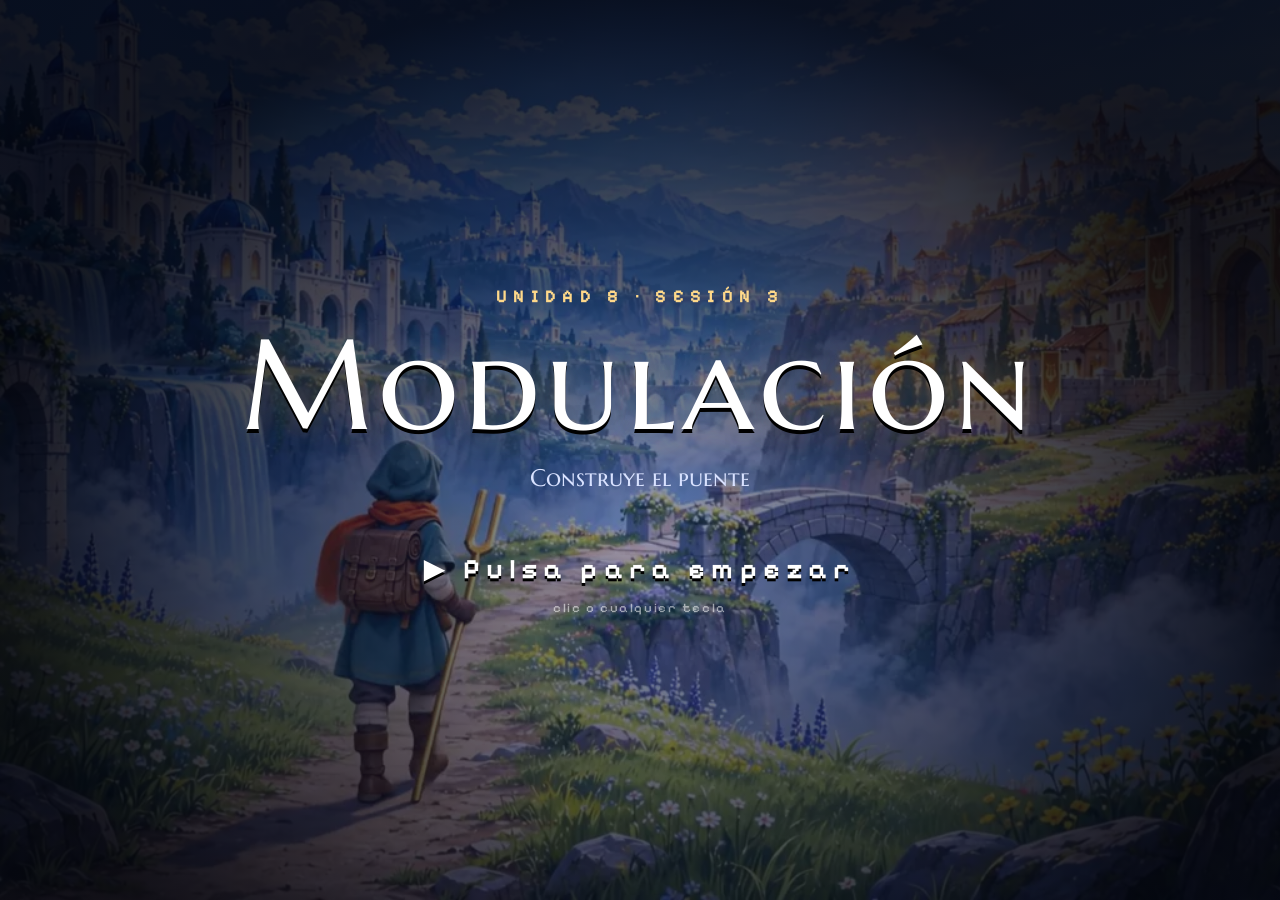
<file: s3/index.html>
<!doctype html>
<html lang="es">
<head>
<meta charset="utf-8">
<script src="js/controles.js?v=4"></script>
<meta name="viewport" content="width=device-width, initial-scale=1">
<script src="https://ge.lmathome.es/piel/latido.js?v=1"></script>
<script>
/* (2-nov-2026, C1 Modulación) INTEGRACIÓN con gp.lmathome.es, como en los demás portales temáticos:
   1) qué sesión es, para «Actividad de los alumnos» del Diario (latido: data-lm-ejercicio = sesion-N);
   2) las sesiones se abren en clase: si este navegador guarda las sesiones abiertas de un alumno (lm_mod_hitos, lo pone el menú)
      y esta aún no lo está, vuelve al menú;
   3) seleccionador de voluntarios (solo la cuenta Protester, en la hora de clase de su grupo): sale al pulsar «Pulsa para empezar»,
      con la pantalla de selección de personaje «modjugador» (los retratos de los alumnos), la misma en las 4 sesiones (2-nov-2026, v7;
      antes S1 modpixel · S2 modmapa · S3 modpuente · S4 modrueda). A los alumnos no les hace nada.
   Quitarlo: borrar este bloque. */
(function () {
  var m = /\/s(\d)\//.exec(location.pathname), n = m ? +m[1] : 0;
  try { document.documentElement.setAttribute('data-lm-ejercicio', n ? 'sesion-' + n : 'portada'); } catch (e) {}
  try { var st = JSON.parse(localStorage.getItem('lm_mod_hitos') || 'null');
    if (n && st && Array.isArray(st.dias) && st.dias.indexOf(n) < 0 && !/(?:^#|&)c=/.test(location.hash)) { location.replace('../prueba.html'); return; } } catch (e) {}
  window.LM_VOL_CONFIG = function () {
    return { portal: 'modulacion', tema: 'modjugador', empezar: ['#inicio', '[data-lmv-empezar]'] };
  };
  try {
    var mc = /(?:^#|&)c=([0-9a-f]{8}-[0-9a-f]{4}-[0-9a-f]{4}-[0-9a-f]{4}-[0-9a-f]{12})/i.exec(location.hash || ''), c = null;
    if (mc) { c = mc[1].toLowerCase(); try { localStorage.setItem('lm_vol_cuenta', c); } catch (e) {} }
    else { try { c = localStorage.getItem('lm_vol_cuenta'); } catch (e) {} }
    if (!c) return;
    var s = document.createElement('script'); s.async = true;
    s.src = 'https://gp.lmathome.es/voluntarios/lm-voluntarios.js?h=' + Math.floor(Date.now() / 36e5);
    s.onload = function () {
      var ir = function () { try { if (window.LMVoluntarios) window.LMVoluntarios.monta(window.LM_VOL_CONFIG()); } catch (e) {} };
      if (document.readyState === 'loading') document.addEventListener('DOMContentLoaded', ir); else ir();
    };
    document.head.appendChild(s);
  } catch (e) {}
})();
</script>
<script>window.TROZOS = {};</script>
<title>Modulación · Sesión 3</title>
<meta name="claude:viewport-fit-sides" content="cover">
<link rel="stylesheet" href="https://fonts.googleapis.com/css2?family=Marcellus+SC&family=Pixelify+Sans:wght@500;700&family=Atkinson+Hyperlegible:wght@400;700&family=IBM+Plex+Mono:wght@300;400;500&display=swap">
<link rel="stylesheet" href="css/s2_test.css?v=7">
<style>
/* Sesión 3 · «Construye el puente». Interfaz de la S1/S2 (piedra, oro y pergamino) + mecánica del ejercicio de
   TEORÍA at home PRO → Modulación (casillas cuadradas, casilla 5 mágica, editor Nota / Alteración / Tipo / 7ª). */
:root{
  --noche:#0a0f1f; --tinta-clara:#eef1fb; --tenue:#a3aecb;
  --pergamino:#efe2c2; --perg-borde:#5a3b14; --tinta:#2a1d10; --tinta-suave:#6b5537;
  --casa:#3f6fd8; --nueva:#c8781e; --acento:#b5402a; --oro:#e8c46a; --oro-o:#7a5418;
  --linea:#8f9bc4; --panel:rgba(13,19,40,.88);
  --f-titulo:"Marcellus SC", Georgia, serif;
  --f-texto:"Atkinson Hyperlegible", "Segoe UI", system-ui, sans-serif;
  --f-mando:var(--f-texto);
  color-scheme:dark;
}
*{box-sizing:border-box}
html,body{margin:0;min-height:100%}
body{background:var(--noche);color:var(--tinta-clara);font-family:var(--f-texto);
  padding-left:max(16px, env(safe-area-inset-left, 0px));padding-right:max(16px, env(safe-area-inset-right, 0px))}
/* capas de fondo */
#mundoFondo{position:fixed;inset:0;z-index:-3;background:#22448a url(img/mundo_fondo.webp) center top/cover no-repeat;opacity:0;transition:opacity 2.4s ease}
#mundoVelo{position:fixed;inset:0;z-index:-2;background:rgba(6,10,26,.38);opacity:0;transition:opacity 2.4s ease}
#cielo{position:fixed;inset:0;width:100%;height:100%;z-index:-1;pointer-events:none;opacity:0;transition:opacity 2.4s ease}
#lineas{position:fixed;left:0;right:0;top:50%;height:120px;margin-top:-60px;z-index:-1;pointer-events:none;opacity:.10;transition:opacity 2.4s ease, transform 2.4s ease;
  background:repeating-linear-gradient(to bottom, var(--linea) 0 1px, transparent 1px 30px);background-size:100% 30px;height:121px}
body.mundo #mundoFondo, body.mundo #mundoVelo, body.mundo #cielo{opacity:1}
body.mundo #lineas{opacity:0;transform:translateY(160px) scaleY(.6)}
#lineas.brilla{--linea:#ffd77a;opacity:.75;transition:opacity .5s ease}
.app{max-width:1280px;margin:0 auto;padding-block:12px 18px;display:flex;flex-direction:column;gap:12px}
.cab{display:flex;align-items:center;justify-content:space-between;gap:10px;flex-wrap:wrap}
.marca{font-family:var(--f-titulo);font-size:clamp(18px,2.2vw,23px);letter-spacing:.06em;text-shadow:0 2px 0 #000}
.marca small{font-family:var(--f-texto);color:var(--tenue);font-size:13px;letter-spacing:0;margin-left:8px}
.puntos{display:flex;gap:7px;align-items:center}
.puntos i{width:9px;height:9px;background:#26304f;outline:1px solid #46557f;transition:background .4s, transform .4s}
.puntos i.ya{background:var(--casa)} .puntos i.ahora{background:var(--oro)}
body.mundo .puntos i{transform:rotate(45deg)}
body.mundo .puntos i.ahora{box-shadow:0 0 10px var(--oro)}
/* mandos: rectángulos nítidos, borde de 1-2 px, sin difuminados */
button{font:700 15px/1 var(--f-mando);letter-spacing:.02em;color:var(--tinta-clara);background:#18213f;border:1px solid #8090c4;border-radius:2px;cursor:pointer;min-height:42px;padding:0 15px;
  box-shadow:inset 0 1px 0 rgba(255,255,255,.12), 0 2px 0 #000;transition:background .2s, border-color 1.2s, transform .05s}
button:hover{background:#22305c}
button:active{transform:translateY(2px);box-shadow:inset 0 1px 0 rgba(0,0,0,.3)}
button:disabled{opacity:.6;cursor:default}
button:focus-visible{outline:2px solid var(--oro);outline-offset:2px}
.prim{background:#c8781e;border-color:#ffd08a;color:#fff8e8;text-shadow:0 1px 0 rgba(70,30,0,.6)}
.prim:hover{background:#d6862a}
.sel{display:flex;gap:4px}
.sel button{font-size:13px;min-height:36px;background:#141b33;color:var(--tenue)}
.sel button[aria-pressed="true"]{background:#2b3f86;color:#fff;border-color:var(--oro)}
.mute{min-width:42px;padding:0;font-size:17px}
.mute[hidden]{display:none}
/* textos */
.escena{display:none;flex-direction:column;gap:12px}
.escena.on{display:flex;animation:entra .5s ease}
@keyframes entra{from{opacity:0;transform:translateY(6px)}to{opacity:1;transform:none}}
h2{font-family:var(--f-titulo);font-weight:400;font-size:clamp(22px,3vw,32px);margin:2px 0 0;letter-spacing:.03em;color:#fff4dc;text-shadow:0 2px 0 #000}
.lead{color:var(--tenue);margin:0;max-width:70ch;line-height:1.5}
.portada{padding:min(9vh,80px) 6px 10px;display:flex;flex-direction:column;gap:14px}
.portada .sup{font:700 13px var(--f-texto);letter-spacing:.3em;text-transform:uppercase;color:var(--oro)}
.portada h1{font-family:var(--f-titulo);font-weight:400;font-size:clamp(44px,8vw,86px);margin:0;line-height:1;letter-spacing:.04em;text-shadow:0 3px 0 #000}
.portada p{margin:0;color:var(--tenue);font-size:clamp(16px,2vw,19px);max-width:52ch;line-height:1.55}
/* marcos: contorno nítido; en el mundo, piedra y oro */
.marco{position:relative;width:100%;aspect-ratio:16/9;overflow:hidden;background:#000;border:2px solid #8090c4;border-radius:2px;box-shadow:0 0 0 1px #000, 0 10px 28px rgba(0,0,0,.5);transition:border-color 1.2s}
.marco img,.marco video,.marco canvas{width:100%;height:100%;object-fit:cover;display:block}
.marco .velo{position:absolute;inset:auto 0 0 0;padding:16px 20px;background:rgba(5,8,20,.74);border-top:1px solid rgba(232,196,106,.5)}
.marco .velo b{font-family:var(--f-titulo);font-weight:400;font-size:clamp(22px,3.4vw,40px);display:block;text-shadow:0 2px 0 #000}
.marco .centro{position:absolute;inset:0;display:flex;align-items:center;justify-content:center;flex-direction:column;gap:10px;background:rgba(5,8,20,.55);text-align:center;padding:16px}
.marco .centro[hidden]{display:none}
.marco.intro img{animation:acerca 24s ease-in-out infinite alternate;transform-origin:45% 70%}
@keyframes acerca{from{transform:scale(1)}to{transform:scale(1.07)}}
.marco canvas.chispas{position:absolute;inset:0;width:100%;height:100%;pointer-events:none}
.voz{display:flex;gap:10px;align-items:flex-start;background:var(--panel);border:1px solid #6a78a8;border-radius:2px;padding:11px 15px;line-height:1.5;box-shadow:0 2px 0 #000;transition:border-color 1.2s, background 1.2s}
.voz .mic{font-size:13px;color:var(--oro);white-space:nowrap;font-weight:700;padding-top:2px}
.voz p{margin:0}
.nav{display:flex;justify-content:space-between;gap:10px}
/* pergamino de videojuego (también en el arranque neutro): papel, borde oscuro nítido y dos varillas */
.pergamino{position:relative;background:var(--pergamino) url("data:image/svg+xml,%3Csvg xmlns='http://www.w3.org/2000/svg' width='160' height='160'%3E%3Cfilter id='n'%3E%3CfeTurbulence type='fractalNoise' baseFrequency='.9' numOctaves='2' stitchTiles='stitch'/%3E%3CfeColorMatrix values='0 0 0 0 .42 0 0 0 0 .3 0 0 0 0 .12 0 0 0 .13 0'/%3E%3C/filter%3E%3Crect width='160' height='160' filter='url(%23n)'/%3E%3C/svg%3E");
  color:var(--tinta);border:2px solid var(--perg-borde);border-radius:1px;padding:16px 14px 14px;margin:12px 4px;box-shadow:inset 0 0 0 3px #e3cfa0, inset 0 0 34px rgba(110,70,20,.22), 0 3px 0 #000;overflow-x:auto}
.pergamino::before,.pergamino::after{content:"";position:absolute;left:-8px;right:-8px;height:10px;background:#6b4416;border:2px solid #2b1906;box-shadow:inset 0 2px 0 #9a6a2c;z-index:2}
.pergamino::before{top:-11px} .pergamino::after{bottom:-11px}
.pergamino .tit{font-family:var(--f-titulo);font-size:15px;color:var(--tinta-suave);display:flex;justify-content:space-between;gap:10px;flex-wrap:wrap;align-items:center}
.pergamino button:not(.prim){background:#f6ecd2;color:var(--tinta);border-color:var(--perg-borde);box-shadow:0 2px 0 var(--perg-borde)}
.pergamino .prim{background:#a85a16;border-color:#2b1906;box-shadow:inset 0 1px 0 rgba(255,220,160,.4), 0 2px 0 #2b1906}
.pergamino svg{display:block}
/* ▶ flotante: moneda dorada en la esquina del pergamino, sin ocupar sitio */
.pergamino{padding-top:14px;overflow:visible} .pergamino > div[id]{overflow-x:auto}
.pergamino .tit{padding-right:64px}
.pergamino .tit .prim.flota{position:absolute;right:-16px;top:-22px;z-index:4;width:62px;height:62px;border-radius:50%;padding:0;font-size:0;
  background:radial-gradient(circle at 35% 30%, #ffe9a8, #e0a83a 45%, #8a5a12 100%);border:3px solid #2b1906;box-shadow:0 0 0 2px #f4d58a inset, 0 4px 0 #2b1906, 0 0 22px rgba(255,200,90,.55);cursor:pointer;transition:transform .15s}
.pergamino .tit .prim.flota::before{content:"";display:block;margin:0 auto 0 23px;width:0;height:0;border-left:19px solid #3a2208;border-top:12px solid transparent;border-bottom:12px solid transparent}
.pergamino .tit .prim.flota.pausa::before{margin-left:21px;width:6px;height:22px;border:0;border-left:6px solid #3a2208;border-right:6px solid #3a2208;box-sizing:content-box;width:6px}
.pergamino .tit .prim.flota.otra::before{content:"↺";border:0;margin:0;width:auto;height:auto;font:700 30px/56px var(--f-texto);color:#3a2208;text-align:center}
.pergamino .tit .prim.flota:hover{transform:scale(1.07)}
/* cronómetro de videojuego: Mozart contra Rachmaninov */
.crono{display:flex;flex-direction:column;gap:6px;background:rgba(6,10,26,.78);border:2px solid #f4d58a;border-radius:6px;padding:8px 12px;box-shadow:0 0 0 2px #2b1906, 0 0 18px rgba(255,200,90,.25);font-family:"Pixelify Sans", var(--f-texto)}
.crono .fila2{display:grid;grid-template-columns:120px 1fr 92px;gap:10px;align-items:center;font-size:15px;color:#dfe5f7}
.crono .barra{height:12px;background:rgba(255,255,255,.08);border:1px solid rgba(244,213,138,.5);border-radius:2px;overflow:hidden}
.crono .barra i{display:block;height:100%;width:0;background:linear-gradient(90deg,#f1c24a,#ffe39a);box-shadow:0 0 8px #f1c24a}
.crono .fila2.r .barra i{background:linear-gradient(90deg,#b27cff,#ff8a6e);box-shadow:0 0 8px #b27cff}
.crono b{font-size:22px;color:#ffe39a;text-align:right;letter-spacing:.04em;font-variant-numeric:tabular-nums}
.crono .fila2.r b{color:#ffb39a}
.fila{display:flex;gap:8px;align-items:center;flex-wrap:wrap}
.leyenda{display:flex;gap:14px;flex-wrap:wrap;font-size:13px;color:var(--tenue)}
.leyenda span::before{content:"";display:inline-block;width:10px;height:10px;margin-right:6px;vertical-align:-1px;background:var(--c);transform:rotate(45deg) scale(.85)}
.analisis{position:absolute;left:0;right:0;bottom:0;padding:6px 10px;background:rgba(239,226,194,.95);color:var(--tinta);border-top:2px solid var(--perg-borde)}
.analisis[hidden]{display:none}
video.oscuro{filter:brightness(.38) saturate(.8)}
.chip{font-size:12px;color:var(--oro);border:1px solid rgba(232,196,106,.6);border-radius:2px;padding:3px 9px}
/* ===== MUNDO: piedra y oro de la imagen ===== */
body.mundo{--f-mando:"Pixelify Sans", var(--f-texto)}
body.mundo .marca{font-family:"Pixelify Sans", var(--f-titulo);font-weight:700;letter-spacing:.05em}
body.mundo button{border:2px solid var(--oro);background:#b9c5ee url(img/piedra.webp) 0 0/192px;background-blend-mode:multiply;
  box-shadow:inset 0 2px 0 rgba(255,255,255,.14), inset 0 -3px 0 rgba(0,0,0,.4), 0 2px 0 #000;text-shadow:0 2px 0 #000;font-size:15px}
body.mundo button:hover{background-color:#e2e9ff}
body.mundo .sel button{background-color:#8592c4}
body.mundo .sel button[aria-pressed="true"]{background-color:#c9a24a;color:#fff}
body.mundo .prim{background:#c8781e;border-color:#ffe2a0;box-shadow:inset 0 2px 0 rgba(255,240,190,.35), inset 0 -3px 0 rgba(90,40,0,.45), 0 2px 0 #000}
body.mundo .prim:hover{background:#d6862a}
body.mundo .marco{border-color:var(--oro)}
body.mundo .voz{border:2px solid var(--oro);background:#56628f url(img/piedra.webp) 0 0/192px;background-blend-mode:multiply}
body.mundo .voz p{text-shadow:0 1px 0 #000}
body.mundo .pergamino button:not(.prim){background:#f6ecd2;text-shadow:none;border-color:var(--perg-borde);box-shadow:0 2px 0 var(--perg-borde)}
body.mundo .pergamino .prim{background:#a85a16;border-color:#2b1906}
/* cartel de inicio del juego */
.marco .centro .cartel{display:flex;flex-direction:column;gap:10px;align-items:center;max-width:640px;background:linear-gradient(180deg, rgba(20,28,66,.94), rgba(10,14,38,.94));border:3px double #f4d58a;border-radius:8px;padding:16px 22px;box-shadow:0 0 0 2px #1a1206, 0 8px 26px rgba(0,0,0,.6);color:#f3f0ff;font-size:clamp(13px,1.35vw,16px);line-height:1.45}
.marco .centro .cartel .t{font-family:var(--f-titulo);font-weight:400;font-size:clamp(20px,2.6vw,30px);color:#ffe9b0}
.alturas{display:flex;flex-direction:column;gap:3px;width:100%;max-width:470px;text-align:left}
.alturas i{font-style:normal;color:#f4d58a;text-align:center;margin-bottom:2px}
.alturas span{display:flex;gap:10px;align-items:baseline;padding:3px 8px;border-left:4px solid var(--c);background:rgba(255,255,255,.05);transition:background .35s, transform .35s}
.alturas span.brilla{background:color-mix(in srgb, var(--c) 30%, transparent);transform:translateX(6px)}
.alturas em{font-style:normal;font-weight:700;width:128px;flex:none;color:var(--c)}
.alturas .a3{--c:#b27cff} .alturas .a2{--c:#bcd2ff} .alturas .a1{--c:#ffd98a} .alturas .a0{--c:#f1c24a}
.marco .centro.pixel{background:transparent}
.marco .centro.pixel .cartel{display:none}
/* el wow: cada acorde de la orquesta aparece en pantalla; las llegadas a una tonalidad, a lo grande */
.acWow{position:absolute;inset:0;pointer-events:none;overflow:hidden}
.voz[hidden]{display:none}
/* Iago 1-nov: subtítulo tipo terminal, letras en crudo y cursor _ parpadeando (ancho 0: no mueve el texto) */
#voz{font-family:'IBM Plex Mono', ui-monospace, monospace;font-weight:300;font-size:clamp(16px,1.55vw,19px);line-height:1.5;color:#fff;letter-spacing:0}
.nav button, .sel button{font-family:'IBM Plex Mono', ui-monospace, monospace;font-weight:500;letter-spacing:0}
/* ===== RETRO 8/16 bits (Iago 1-nov): desde la portada hasta el wow todo en píxel; desde el wow, la tipografía de siempre ===== */
/* desde el wow: vuelve la tipografía del título (no la de píxel del mundo) */
body.mundo:not(.retro){--f-mando:var(--f-texto)} body.mundo:not(.retro) .marca{font-family:var(--f-titulo);font-weight:400;letter-spacing:.06em}
body.retro{--f-texto:"Pixelify Sans", monospace; --f-mando:"Pixelify Sans", monospace}
body.retro .marca, body.retro .marca small, body.retro h2, body.retro .pergamino .tit, body.retro .marco .velo b, body.retro .marco .centro .cartel .t, body.retro .voz .mic{font-family:"Pixelify Sans", monospace;font-weight:500}
body.retro #voz, body.retro .nav button, body.retro .sel button{font-family:"DotGothic16", monospace;font-weight:400}
body.retro button, body.retro .voz, body.retro .voz .mic, body.retro .crono{border-radius:0}
body.retro .voz .mic{background:#e0a83a}
/* pergamino de píxeles, limpio: papel liso, contorno de píxel con esquinas escalonadas, luz arriba-izquierda y sombra abajo-derecha, varillas de píxel */
body .pergamino, body.perg-real .pergamino{background:#f3e6c4;border:0;border-image:none;border-radius:0;padding:16px 18px 12px;margin:22px 8px;
  box-shadow:0 -4px 0 0 #3a2410, 0 4px 0 0 #3a2410, -4px 0 0 0 #3a2410, 4px 0 0 0 #3a2410, inset 4px 4px 0 #fff8e2, inset -4px -4px 0 #d8bf88}
body .pergamino::before, body .pergamino::after, body.perg-real .pergamino::before, body.perg-real .pergamino::after{display:block;content:"";position:absolute;left:-16px;right:-16px;height:12px;background:#8a5a22;border:0;border-radius:0;z-index:2;
  box-shadow:0 -4px 0 0 #2b1906, 0 4px 0 0 #2b1906, -4px 0 0 0 #2b1906, 4px 0 0 0 #2b1906, inset 0 4px 0 #b07a36, inset 0 -4px 0 #5e3a12}
body .pergamino::before, body.perg-real .pergamino::before{top:-20px} body .pergamino::after, body.perg-real .pergamino::after{bottom:-20px}
body .pergamino .tit .prim.flota, body.perg-real .pergamino .tit .prim.flota{border-radius:0;right:-16px;top:-22px}
/* «Continuar ▶» ocupa el hueco de «Siguiente ▶» mientras queda texto por leer; «Siguiente» aparece al terminar (Iago, 1-nov) */
.nav .navDer{display:flex;gap:10px;margin-left:auto}
.nav #bCont, .nav #bSig{min-width:190px;justify-content:center}
.nav #bCont.late{animation:contLate 1.1s steps(2) infinite}   /* Iago 1-nov: parpadea solo cuando el texto ya se ha escrito */
@keyframes contLate{50%{box-shadow:inset 0 2px 0 rgba(255,240,190,.35), 0 2px 0 #000, 0 0 14px rgba(255,217,138,.85)}}
/* (Iago, 1-nov-2026) pergamino de 8 bits SIN varillas arriba y abajo: una hoja con contorno de píxel y la esquina inferior derecha
   un poco enrollada (solapa escalonada). La esquina se recorta en escalera con clip-path y la solapa la dibuja ::after. */
body .pergamino, body.perg-real .pergamino{margin:14px 6px;clip-path:polygon(-40px -40px, calc(100% + 40px) -40px, calc(100% + 40px) calc(100% - 36px), calc(100% - 36px + 40px) calc(100% - 36px + 0px), calc(100% - 36px + 40px) calc(100% - 36px + 5px), calc(100% - 36px + 35px) calc(100% - 36px + 5px), calc(100% - 36px + 35px) calc(100% - 36px + 10px), calc(100% - 36px + 30px) calc(100% - 36px + 10px), calc(100% - 36px + 30px) calc(100% - 36px + 15px), calc(100% - 36px + 25px) calc(100% - 36px + 15px), calc(100% - 36px + 25px) calc(100% - 36px + 20px), calc(100% - 36px + 20px) calc(100% - 36px + 20px), calc(100% - 36px + 20px) calc(100% - 36px + 25px), calc(100% - 36px + 15px) calc(100% - 36px + 25px), calc(100% - 36px + 15px) calc(100% - 36px + 30px), calc(100% - 36px + 10px) calc(100% - 36px + 30px), calc(100% - 36px + 10px) calc(100% - 36px + 35px), calc(100% - 36px + 5px) calc(100% - 36px + 35px), calc(100% - 36px + 5px) calc(100% - 36px + 40px), calc(100% - 36px) calc(100% + 40px), -40px calc(100% + 40px))}
body .pergamino::before, body.perg-real .pergamino::before{display:none}
body .pergamino::after, body.perg-real .pergamino::after{display:block;content:"";position:absolute;left:auto;top:auto;right:-4px;bottom:-4px;width:40px;height:40px;
  background:url("data:image/svg+xml,%3Csvg%20xmlns%3D%27http%3A//www.w3.org/2000/svg%27%20width%3D%2740%27%20height%3D%2740%27%20shape-rendering%3D%27crispEdges%27%3E%3Crect%20x%3D%270%27%20y%3D%270%27%20width%3D%275%27%20height%3D%275%27%20fill%3D%27%233a2410%27/%3E%3Crect%20x%3D%275%27%20y%3D%270%27%20width%3D%275%27%20height%3D%275%27%20fill%3D%27%233a2410%27/%3E%3Crect%20x%3D%2710%27%20y%3D%270%27%20width%3D%275%27%20height%3D%275%27%20fill%3D%27%233a2410%27/%3E%3Crect%20x%3D%2715%27%20y%3D%270%27%20width%3D%275%27%20height%3D%275%27%20fill%3D%27%233a2410%27/%3E%3Crect%20x%3D%2720%27%20y%3D%270%27%20width%3D%275%27%20height%3D%275%27%20fill%3D%27%233a2410%27/%3E%3Crect%20x%3D%2725%27%20y%3D%270%27%20width%3D%275%27%20height%3D%275%27%20fill%3D%27%233a2410%27/%3E%3Crect%20x%3D%2730%27%20y%3D%270%27%20width%3D%275%27%20height%3D%275%27%20fill%3D%27%233a2410%27/%3E%3Crect%20x%3D%2735%27%20y%3D%270%27%20width%3D%275%27%20height%3D%275%27%20fill%3D%27%233a2410%27/%3E%3Crect%20x%3D%270%27%20y%3D%275%27%20width%3D%275%27%20height%3D%275%27%20fill%3D%27%233a2410%27/%3E%3Crect%20x%3D%275%27%20y%3D%275%27%20width%3D%275%27%20height%3D%275%27%20fill%3D%27%23fff3d2%27/%3E%3Crect%20x%3D%2710%27%20y%3D%275%27%20width%3D%275%27%20height%3D%275%27%20fill%3D%27%23fff3d2%27/%3E%3Crect%20x%3D%2715%27%20y%3D%275%27%20width%3D%275%27%20height%3D%275%27%20fill%3D%27%23fff3d2%27/%3E%3Crect%20x%3D%2720%27%20y%3D%275%27%20width%3D%275%27%20height%3D%275%27%20fill%3D%27%23fff3d2%27/%3E%3Crect%20x%3D%2725%27%20y%3D%275%27%20width%3D%275%27%20height%3D%275%27%20fill%3D%27%23c8ab70%27/%3E%3Crect%20x%3D%2730%27%20y%3D%275%27%20width%3D%275%27%20height%3D%275%27%20fill%3D%27%233a2410%27/%3E%3Crect%20x%3D%270%27%20y%3D%2710%27%20width%3D%275%27%20height%3D%275%27%20fill%3D%27%233a2410%27/%3E%3Crect%20x%3D%275%27%20y%3D%2710%27%20width%3D%275%27%20height%3D%275%27%20fill%3D%27%23fff3d2%27/%3E%3Crect%20x%3D%2710%27%20y%3D%2710%27%20width%3D%275%27%20height%3D%275%27%20fill%3D%27%23e8d3a0%27/%3E%3Crect%20x%3D%2715%27%20y%3D%2710%27%20width%3D%275%27%20height%3D%275%27%20fill%3D%27%23e8d3a0%27/%3E%3Crect%20x%3D%2720%27%20y%3D%2710%27%20width%3D%275%27%20height%3D%275%27%20fill%3D%27%23c8ab70%27/%3E%3Crect%20x%3D%2725%27%20y%3D%2710%27%20width%3D%275%27%20height%3D%275%27%20fill%3D%27%233a2410%27/%3E%3Crect%20x%3D%270%27%20y%3D%2715%27%20width%3D%275%27%20height%3D%275%27%20fill%3D%27%233a2410%27/%3E%3Crect%20x%3D%275%27%20y%3D%2715%27%20width%3D%275%27%20height%3D%275%27%20fill%3D%27%23fff3d2%27/%3E%3Crect%20x%3D%2710%27%20y%3D%2715%27%20width%3D%275%27%20height%3D%275%27%20fill%3D%27%23e8d3a0%27/%3E%3Crect%20x%3D%2715%27%20y%3D%2715%27%20width%3D%275%27%20height%3D%275%27%20fill%3D%27%23c8ab70%27/%3E%3Crect%20x%3D%2720%27%20y%3D%2715%27%20width%3D%275%27%20height%3D%275%27%20fill%3D%27%233a2410%27/%3E%3Crect%20x%3D%270%27%20y%3D%2720%27%20width%3D%275%27%20height%3D%275%27%20fill%3D%27%233a2410%27/%3E%3Crect%20x%3D%275%27%20y%3D%2720%27%20width%3D%275%27%20height%3D%275%27%20fill%3D%27%23fff3d2%27/%3E%3Crect%20x%3D%2710%27%20y%3D%2720%27%20width%3D%275%27%20height%3D%275%27%20fill%3D%27%23c8ab70%27/%3E%3Crect%20x%3D%2715%27%20y%3D%2720%27%20width%3D%275%27%20height%3D%275%27%20fill%3D%27%233a2410%27/%3E%3Crect%20x%3D%270%27%20y%3D%2725%27%20width%3D%275%27%20height%3D%275%27%20fill%3D%27%233a2410%27/%3E%3Crect%20x%3D%275%27%20y%3D%2725%27%20width%3D%275%27%20height%3D%275%27%20fill%3D%27%23c8ab70%27/%3E%3Crect%20x%3D%2710%27%20y%3D%2725%27%20width%3D%275%27%20height%3D%275%27%20fill%3D%27%233a2410%27/%3E%3Crect%20x%3D%270%27%20y%3D%2730%27%20width%3D%275%27%20height%3D%275%27%20fill%3D%27%233a2410%27/%3E%3Crect%20x%3D%275%27%20y%3D%2730%27%20width%3D%275%27%20height%3D%275%27%20fill%3D%27%233a2410%27/%3E%3Crect%20x%3D%270%27%20y%3D%2735%27%20width%3D%275%27%20height%3D%275%27%20fill%3D%27%233a2410%27/%3E%3C/svg%3E") 0 0/40px 40px no-repeat;border:0;box-shadow:none;image-rendering:pixelated;z-index:3}
#voz .cur{display:inline-block;width:0;overflow:visible;animation:cursorT 1s steps(1) infinite}
@keyframes cursorT{50%{opacity:0}}
/* pantalla de inicio, como en un videojuego: «pulsa para empezar» */
#inicio{position:fixed;inset:0;z-index:80;display:flex;flex-direction:column;align-items:center;justify-content:center;gap:14px;cursor:pointer;text-align:center;
  background:radial-gradient(ellipse at 50% 60%, rgba(30,40,90,.55), rgba(3,5,14,.96) 70%), url(img/mundo_fondo.webp) center/cover;color:#fff;user-select:none}
#inicio .sup{font:700 clamp(13px,1.5vw,18px) "Pixelify Sans", var(--f-texto);letter-spacing:.35em;color:#ffd98a;text-transform:uppercase;opacity:0;animation:aparece .8s .3s forwards}
#inicio h1{margin:0;font:400 clamp(54px,10vw,140px)/1 var(--f-titulo);letter-spacing:.04em;text-shadow:0 4px 0 #000, 0 0 30px rgba(255,200,100,.35);opacity:0;animation:aparece 1.1s .6s forwards}
#inicio .sub{font:400 clamp(16px,2vw,24px) var(--f-titulo);color:#d9e2ff;opacity:0;animation:aparece .9s 1.1s forwards}
#inicio .start{margin-top:5vh;font:700 clamp(18px,2.2vw,28px) "Pixelify Sans", var(--f-texto);letter-spacing:.22em;color:#fff;text-shadow:0 3px 0 #000;opacity:0;animation:aparece .6s 1.6s forwards, parpadea 1.1s 2.2s steps(2) infinite}
#inicio .pista{font:500 13px "Pixelify Sans", var(--f-texto);color:rgba(255,255,255,.55);letter-spacing:.12em;opacity:0;animation:aparece .6s 2s forwards}
#inicio.va .start{animation:pulsado .12s steps(2) 6}
#inicio.sale{animation:saleInicio 1.7s .5s cubic-bezier(.5,0,.3,1) forwards}
@keyframes aparece{from{opacity:0;transform:translateY(10px)} to{opacity:1;transform:none}}
@keyframes parpadea{50%{opacity:0}}
@keyframes pulsado{50%{opacity:0;color:#ffd98a}}
@keyframes saleInicio{0%{opacity:1;filter:none} 30%{opacity:1;filter:brightness(2.2)} 100%{opacity:0;filter:brightness(3) blur(6px);transform:scale(1.08);visibility:hidden}}
#bSig.llama{animation:llama 1.1s ease-in-out infinite}
@keyframes llama{50%{box-shadow:0 0 0 3px #ffd98a, 0 0 18px rgba(255,217,138,.8)}}
.acWow .pauta{position:absolute;left:0;right:0;bottom:15%;height:58px;opacity:0;transition:opacity 1s;
  background:repeating-linear-gradient(to bottom, rgba(255,226,150,.38) 0 1.5px, transparent 1.5px 13px);filter:drop-shadow(0 0 6px rgba(255,210,120,.5))}
.acWow.on .pauta{opacity:0}
.acWow .tira{position:absolute;left:0;right:0;bottom:5%;height:44px}
.acWow .ac{position:absolute;bottom:0;transform:translateX(-50%);font:400 clamp(38px,5.4vw,74px)/1 var(--f-titulo);transform-origin:50% 100%;color:#fff4d4;letter-spacing:.02em;
  text-shadow:0 0 14px rgba(255,200,90,.95), 0 0 34px rgba(255,170,60,.6), 0 3px 0 #000;animation:acEntra .55s cubic-bezier(.2,.9,.3,1.4) forwards;transition:left 1.1s ease, opacity 1.1s ease, transform 1.1s ease}
.acWow .ac.viejo{opacity:.42;transform:translateX(-50%) scale(.52)}
.acWow .ac.pnl{font:inherit;text-shadow:none;background:none;border:0;padding:0;text-align:center}
/* para que la partitura se lea: el vídeo se oscurece suavemente por abajo mientras hay acordes (sin cajas) */
.acWow::before{content:'';position:absolute;inset:0;pointer-events:none;opacity:0;transition:opacity 1.2s ease;
  background:linear-gradient(to top, rgba(3,5,14,.9) 0%, rgba(3,5,14,.78) 26%, rgba(3,5,14,.4) 38%, rgba(3,5,14,0) 50%)}
/* pentagrama continuo abajo: los acordes se van añadiendo, el último con ataque */
.acWow .banda{position:absolute;left:1%;right:1%;bottom:2%;height:36%;opacity:0;transition:opacity .8s}
.acWow.on .banda{opacity:1}
.acWow .banda svg{display:block;width:100%;height:100%}
.acWow .banda .chispa{position:absolute;top:-10%;width:22%;height:120%;transform:translateX(-50%);pointer-events:none;opacity:0}
.acWow .banda .chispa.va{animation:chispa .9s ease-out forwards}
@keyframes chispa{0%{opacity:1;transform:translateX(-50%) scale(.4)} 30%{opacity:.95} 100%{opacity:0;transform:translateX(-50%) scale(1.25)}}
.acWow.on::before{opacity:0}
/* barra de habilidades bajo el vídeo (Iago 1-nov): una casilla por acorde; el vídeo queda limpio */
.hud{display:flex;gap:6px;align-items:stretch;justify-content:center;padding:9px 10px 10px;margin-top:-2px;background:linear-gradient(180deg,#232738,#0c0e17);border:2px solid var(--oro);border-top-width:3px;box-shadow:inset 0 2px 0 #3d4360, 0 10px 24px rgba(0,0,0,.5)}
.hud .slot{position:relative;flex:1 1 0;max-width:78px;aspect-ratio:1;display:flex;flex-direction:column;align-items:center;justify-content:center;background:#10121c;border:2px solid #3b4058;box-shadow:inset 0 0 0 2px #070810;color:transparent;font:400 clamp(14px,1.9vw,26px)/1 var(--f-titulo);letter-spacing:.01em}
.hud .slot small{font:700 clamp(9px,.85vw,11px)/1 'Atkinson Hyperlegible', sans-serif;white-space:nowrap;margin-top:5px;color:transparent}
.hud .slot.ya{border-color:#8a7440;color:#e9cf8f;background:#1a1710} .hud .slot.ya small{color:#a99566}
.hud .slot.act{border-color:#fff;color:#fff;background:#2c2615;animation:slotPop .24s ease-out} .hud .slot.act small{color:#ffe3a0}
.hud .slot.azul.ya{border-color:#5f7bc4} .hud .slot.rojo.ya{border-color:#c4566c;color:#ffc2cd} .hud .slot.oro.ya{border-color:#f0c35a;color:#ffe6a6}
.hud .slot.rojo.act{border-color:#ff8fa3} .hud .slot.oro.act{border-color:#ffe08a}
.hud .sep{flex:0 0 3px;background:#5a4a28;margin:4px 1px} .hud .sep.ya{background:#ffd98a}
@keyframes slotPop{0%{transform:scale(1.25)} 60%{transform:scale(.95)} 100%{transform:none}}
.acWow .ac.pnl b{display:block;font:400 clamp(20px,2.4vw,32px)/1 var(--f-titulo);color:#ffd98a;margin-bottom:2px}
.acWow .ac.pnl svg{display:block;height:clamp(120px,22vh,230px);width:auto}
.acWow .ac.pnl img{display:block;height:clamp(120px,22vh,230px);width:auto}
.acWow .ac.pnl.viejo{animation:none}
.acWow .ac.pnl.menor b{color:#ffc4d0}
.acWow .ac.muere{opacity:0}
.acWow .ac.menor{color:#ffd6e0;text-shadow:0 0 14px rgba(255,90,120,.9), 0 0 30px rgba(220,40,80,.55), 0 3px 0 #000}
@keyframes acEntra{from{opacity:0;transform:translateX(-50%) translateY(18px) scale(1.6);filter:blur(6px)} to{opacity:1;transform:translateX(-50%);filter:none}}
.acWow .llegada{position:absolute;left:0;right:0;top:22%;text-align:center;opacity:0}
.acWow .llegada b{display:block;font:400 clamp(48px,8vw,110px)/1 var(--f-titulo);letter-spacing:.03em;color:#fff}
.acWow .llegada span{display:inline-block;margin-top:10px;padding:4px 14px;background:rgba(5,8,20,.55);border-radius:4px;font:700 clamp(17px,2vw,26px) "Pixelify Sans", var(--f-texto);letter-spacing:.16em;text-transform:uppercase;text-shadow:0 2px 0 #000}
.acWow .llegada.va{animation:llega 3.6s ease forwards}
.acWow .llegada.rojo b{text-shadow:0 0 24px #ff3355, 0 0 70px #ff1744, 0 4px 0 #000} .acWow .llegada.rojo span{color:#ffb3c1}
.acWow .llegada.oro b{text-shadow:0 0 24px #ffd166, 0 0 80px #ffb703, 0 4px 0 #000} .acWow .llegada.oro span{color:#ffe7a3}
.acWow .llegada.azul b{text-shadow:0 0 22px #8fb8ff, 0 0 60px #4d7cff, 0 4px 0 #000} .acWow .llegada.azul span{color:#cfe0ff}
@keyframes llega{0%{opacity:0;transform:scale(2.4);filter:blur(14px)} 12%{opacity:1;transform:scale(1);filter:none} 75%{opacity:1;transform:scale(1.04)} 100%{opacity:0;transform:scale(1.08) translateY(-10px)}}
.acWow .hype{position:absolute;left:0;right:0;top:8%;text-align:center;opacity:0;transition:opacity .5s ease, letter-spacing 2.6s ease;letter-spacing:.14em;
  font:700 clamp(18px,2.3vw,32px) "Pixelify Sans", var(--f-texto);color:#fff;text-transform:uppercase;text-shadow:0 0 18px rgba(0,0,0,.9), 0 2px 0 #000}
.acWow .hype.va{opacity:1;letter-spacing:.24em}
.acWow .hype:not(.fin){padding:12px 0;background:linear-gradient(to bottom, transparent, rgba(5,8,20,.5) 25%, rgba(5,8,20,.5) 75%, transparent)}
.acWow .hype.fin{top:30%}
.acWow .hype.fin b{display:block;font:400 clamp(56px,10vw,140px)/1 var(--f-titulo);letter-spacing:.04em;text-transform:none;text-shadow:0 0 26px #ffd166, 0 0 80px #ffb703, 0 4px 0 #000}
.acWow .hype.fin span{display:inline-block;margin-top:14px;padding:4px 16px;border-radius:4px;background:rgba(5,8,20,.6);font-size:clamp(16px,1.9vw,26px)}
.acWow .alt{position:absolute;inset:0;pointer-events:none;overflow:hidden}
/* (Iago, 1-nov) «tonalidades con más sostenidos» / «las profundidades de los bemoles»: alteraciones doradas que suben o se hunden */
.acWow .alt i{position:absolute;font:400 clamp(44px,6.4vw,96px)/1 Georgia, "Times New Roman", serif;font-style:normal;color:#fff3cf;opacity:0;
  text-shadow:0 0 14px rgba(255,205,90,.95), 0 0 40px rgba(255,170,40,.7), 0 3px 0 #000;animation-delay:var(--d);animation-fill-mode:forwards}
.acWow .alt i::after{content:"";position:absolute;left:50%;top:50%;width:1.7em;height:1.7em;margin:-.85em 0 0 -.85em;border-radius:50%;opacity:0;
  background:radial-gradient(circle, rgba(255,232,160,.9), rgba(255,190,60,0) 62%);animation:altChispa .8s ease-out var(--d) forwards}
.acWow .alt.sos i{animation-name:altSube;animation-duration:2.9s;animation-timing-function:cubic-bezier(.2,.8,.3,1)}
.acWow .alt.bem i{color:#fff3cf;font-weight:700;text-shadow:0 0 12px rgba(255,205,90,.95), 0 0 30px rgba(255,170,40,.6), 0 0 54px rgba(90,160,255,.8), 0 3px 0 #000;animation-name:altBaja;animation-duration:2.9s;animation-timing-function:cubic-bezier(.2,.8,.3,1)}
.acWow .alt.bem i::after{background:radial-gradient(circle, rgba(200,225,255,.9), rgba(90,160,255,0) 62%)}
@keyframes altSube{0%{opacity:0;transform:translate(-50%,50%) scale(2.3);filter:blur(7px)} 14%{opacity:1;transform:translate(-50%,50%) scale(1);filter:none}
  65%{opacity:1;transform:translate(-50%,20%) scale(1.06)} 100%{opacity:0;transform:translate(-50%,-90%) scale(.9)}}
@keyframes altBaja{0%{opacity:0;transform:translate(-50%,-50%) scale(2.3);filter:blur(7px)} 14%{opacity:1;transform:translate(-50%,-50%) scale(1);filter:none}
  65%{opacity:1;transform:translate(-50%,-20%) scale(1.06)} 100%{opacity:0;transform:translate(-50%,90%) scale(.9)}}
@keyframes altChispa{0%{opacity:1;transform:scale(.2)} 100%{opacity:0;transform:scale(1.7)}}
.acWow .destello{position:absolute;inset:0;opacity:0}
.acWow .destello.va{animation:flash 1.4s ease-out forwards}
@keyframes flash{0%{opacity:.95} 100%{opacity:0}}
.marco.tiembla{animation:tiembla .5s ease}
@keyframes tiembla{20%{transform:translate(-6px,3px)} 40%{transform:translate(5px,-4px)} 60%{transform:translate(-3px,2px)} 80%{transform:translate(2px,-1px)}}
/* pergamino real (imagen de ChatGPT) cuando está disponible */
body.perg-real .pergamino{background:none;box-shadow:none;border-style:solid;border-width:clamp(40px,4.6vw,62px) clamp(56px,6.6vw,86px) clamp(34px,3.8vw,50px);border-image:url(img/pergamino.webp) 170 250 140 250 fill / 1 / 0 stretch;padding:4px 6px;margin:8px 0}
body.perg-real .pergamino::before, body.perg-real .pergamino::after{display:none}
body.perg-real .pergamino .tit .prim.flota{right:-30px;top:-52px}
/* espíritus de luz: Mozart y Rachmaninov aparecen junto a su partitura */
.escena{position:relative}
.espiritu{position:absolute;right:150px;top:-12px;height:min(22vh,165px);pointer-events:none;z-index:3;opacity:0;filter:drop-shadow(0 0 22px rgba(255,214,120,.55));transform:translateY(16px) scale(.96);transition:opacity 1.6s ease, transform 1.6s ease}
.espiritu.r{filter:drop-shadow(0 0 22px rgba(170,170,255,.55))}
.escena.on .espiritu{animation:espiritu 1.8s ease .3s forwards, flota 5s ease-in-out 2.1s infinite alternate}
@keyframes espiritu{from{opacity:0;transform:translateY(16px) scale(.96);filter:blur(8px) drop-shadow(0 0 22px rgba(255,214,120,.55))} to{opacity:.95;transform:none}}
@keyframes flota{from{opacity:.95;transform:none} to{opacity:.95;transform:translateY(-10px)}}
.escena h2{position:relative;z-index:4}
/* fondo VIVO desde el primer segundo: el mundo, desenfocado y en penumbra, deriva despacio; partículas siempre */
body:not(.mundo) #mundoFondo{opacity:.62;filter:blur(7px) brightness(.5) saturate(.85)}
#mundoFondo{transition:opacity 2.4s ease, filter 2.6s ease;animation:deriva 60s ease-in-out infinite alternate}
@keyframes deriva{from{background-position:center top;transform:scale(1.08)} to{background-position:center 30%;transform:scale(1.14) translateX(-1.5%)}}
body:not(.mundo) #cielo{opacity:.75}
/* título que se forma letra a letra, con brillo dorado */
.portada h1 .l{display:inline-block;opacity:0;filter:blur(10px);transform:translateY(18px) scale(1.2);animation:letra .9s cubic-bezier(.2,.8,.2,1) forwards;text-shadow:0 0 18px rgba(255,214,120,.0)}
@keyframes letra{60%{opacity:1;filter:blur(0);transform:none;text-shadow:0 0 26px rgba(255,214,120,.95), 0 3px 0 #000;color:#fff3cf} to{opacity:1;filter:blur(0);transform:none;text-shadow:0 0 10px rgba(255,214,120,.35), 0 3px 0 #000}}
.portada .sup, .portada p{opacity:0;animation:aparece 1.2s ease forwards}
.portada .sup{animation-delay:.2s} .portada p{animation-delay:1.9s}
@keyframes aparece{to{opacity:1}}
/* caja de diálogo de RPG: la voz de Iago se escribe letra a letra */
.voz{position:relative;display:block;margin-top:14px;background:linear-gradient(180deg, rgba(20,28,66,.94), rgba(10,14,38,.94));border:3px double #f4d58a;border-radius:8px;
  padding:18px 22px 16px;box-shadow:0 0 0 2px #1a1206, 0 6px 22px rgba(0,0,0,.55), inset 0 0 24px rgba(120,150,255,.12);font-size:clamp(16px,1.6vw,19px);line-height:1.55;min-height:86px;cursor:pointer}
.voz .mic{position:absolute;top:-15px;left:18px;font:400 15px var(--f-titulo);color:#2b1906;background:linear-gradient(#ffe9a8,#e0a83a);border:2px solid #2b1906;border-radius:4px;padding:2px 10px;letter-spacing:.06em}
.voz p{margin:0;color:#f3f0ff;text-shadow:0 1px 0 #000}
.voz .sigue{position:absolute;right:14px;bottom:8px;color:#f4d58a;font-size:14px;opacity:0;animation:none}
.voz.lista .sigue{opacity:1;animation:bota .8s ease-in-out infinite alternate}
@keyframes bota{to{transform:translateY(4px)}}
body.mundo #voz b{color:#ffd98a;font-weight:700;text-shadow:0 0 10px rgba(255,217,138,.35)}
.voz{border:3px double #f4d58a;background:linear-gradient(180deg, rgba(20,28,66,.94), rgba(10,14,38,.94))}
@media (prefers-reduced-motion: reduce){ #mundoFondo{animation:none} .portada h1 .l, .portada .sup, .portada p{animation:none;opacity:1;filter:none;transform:none} }
@media (max-width:760px){ .analisis{position:static} .marco:has(.analisis:not([hidden])){aspect-ratio:auto} }
@media (max-width:640px){ .marca small{display:none} .nav button{flex:1} }
@media (prefers-reduced-motion:reduce){*{transition:none!important;animation:none!important}}

/* ===== S3 ===== */
body.mundo #mundoFondo{opacity:1;background-image:url(../s2/img/mundo_abierto.webp);filter:blur(3px) brightness(.62) saturate(.95)}
#mundoVelo{background:rgba(6,10,26,.3)}
#inicio{background:radial-gradient(ellipse at 50% 60%, rgba(30,40,90,.45), rgba(3,5,14,.92) 72%), url(img/B1.webp) center/cover}
body.lectura #cajaVoz{position:fixed;left:50%;top:50%;transform:translate(-50%,-50%);width:min(900px,90vw);z-index:30;font-size:clamp(17px,1.6vw,22px);padding:24px 30px 26px;box-shadow:0 0 0 4px rgba(0,0,0,.55), 0 20px 60px rgba(0,0,0,.7)}
body.lectura .escena.on .taller, body.lectura .escena.on .retoMarco{filter:blur(3px) brightness(.45);pointer-events:none}
body.sinVoz #cajaVoz{display:none}
.retoMarco{position:relative;width:100%;height:clamp(480px,62vh,590px)}
.saltar{align-self:flex-end}
/* ---------- el taller (ejercicio) ---------- */
.taller{position:relative;display:flex;flex-direction:column;gap:6px;padding:12px 14px 12px;background:linear-gradient(160deg, rgba(40,32,12,.94), rgba(16,12,4,.96));
  border:2px solid var(--oro);box-shadow:0 10px 30px rgba(0,0,0,.55), inset 0 1px 0 rgba(255,230,160,.12)}
.taller.neb{background:#0e0a1a;border-color:rgba(180,150,240,.6)}
.taller .neb{position:absolute;inset:0;pointer-events:none;opacity:0;transition:opacity .7s;filter:blur(40px) saturate(135%);
  background:radial-gradient(38% 50% at 18% 28%, #6d3bd6 0%, transparent 60%),radial-gradient(34% 46% at 78% 22%, #2f7ed8 0%, transparent 62%),radial-gradient(40% 52% at 65% 80%, #c8438f 0%, transparent 60%),radial-gradient(36% 48% at 32% 78%, #1f9c8a 0%, transparent 62%)}
.taller.neb .neb{opacity:.55}
.taller > *{position:relative}
.claves{display:flex;align-items:center;justify-content:space-between;gap:12px}
.ktag{display:flex;flex-direction:column;gap:1px;padding:6px 14px;min-width:150px;background:rgba(91,157,255,.12);border:1px solid #5b9dff;border-left:4px solid #5b9dff}
.ktag.b{align-items:flex-end;text-align:right;border-left-width:1px;border-right:4px solid #e0a43a;border-color:#e0a43a;background:rgba(224,164,58,.12)}
.ktag small{font:800 10px var(--f-texto);letter-spacing:.16em;text-transform:uppercase;color:#9bc2ff} .ktag.b small{color:#ffd98a}
.ktag b{font:400 21px/1.1 var(--f-titulo);color:#fff4dc}
.ktag span{font:700 12px var(--f-texto);color:#cfd8f0;min-height:15px;opacity:0;transition:opacity .5s}
.ktag.ok span, .taller.corr .ktag span{opacity:1}
/* (Iago 2-nov) paso 0 en una ventana, delante del fondo oscurecido y difuminado: texto → armaduras → notas conflictivas */
.mArm{display:flex;flex-direction:column;gap:12px;width:100%}
.mArm[hidden],.mCf[hidden]{display:none}
.armPar{display:flex;gap:18px;justify-content:center;flex-wrap:wrap}
.armFila{position:relative;display:flex;flex-direction:column;align-items:center;gap:10px;min-width:210px;padding:12px 18px 14px;background:rgba(91,157,255,.10);border:1px solid #5b9dff;border-top:4px solid #5b9dff}
.armFila[data-k="B"]{background:rgba(224,164,58,.10);border-color:#e0a43a}
.armFila .aN{display:flex;flex-direction:column;align-items:center}
.armFila .aN small{font:800 10px var(--f-texto);letter-spacing:.16em;text-transform:uppercase;color:#9bc2ff} .armFila[data-k="B"] .aN small{color:#ffd98a}
.armFila .aN b{font:400 21px/1.1 var(--f-titulo);color:#fff4dc}
.armFila .aOk{position:absolute;top:8px;right:10px;font-style:normal;font:800 22px var(--f-texto);color:#2fd07f;opacity:0;transition:opacity .3s}
.armFila.ok .aOk{opacity:1} .armFila.mal{animation:edShake .32s ease;border-color:#d9534f}
.armSel{display:flex;align-items:center;gap:10px}
.armSel .rTxt{font:700 12px/1.3 var(--f-texto);color:#cbb88a;text-align:left;max-width:120px}
.rueda{position:relative;width:76px;height:96px;flex:none;border:2px solid #8a6a1c;border-radius:12px;background:linear-gradient(#141b36,#0a0f22);overflow:hidden;touch-action:none;cursor:ns-resize;box-shadow:inset 0 1px 0 rgba(255,217,138,.12)}
.rueda .rLista{position:absolute;left:0;right:0;top:0;will-change:transform}
.rueda .rIt{display:flex;align-items:center;justify-content:center;height:32px;line-height:32px;text-align:center;font:800 19px var(--f-texto);color:#6f7896;user-select:none}
.rueda .rIt.sel{color:#ffd98a}
.rueda::before,.rueda::after{content:"";position:absolute;left:0;right:0;height:32px;pointer-events:none;z-index:2}
.rueda::before{top:0;background:linear-gradient(#0a0f22,rgba(10,15,34,0))} .rueda::after{bottom:0;background:linear-gradient(0deg,#0a0f22,rgba(10,15,34,0))}
.rueda .rBanda{position:absolute;left:0;right:0;top:32px;height:32px;border-top:1px solid rgba(255,217,138,.5);border-bottom:1px solid rgba(255,217,138,.5);background:rgba(255,217,138,.08);pointer-events:none;z-index:1}
.armFila.ok .rueda{border-color:#2faa6a;cursor:default} .armFila.mal .rueda{border-color:#d9534f}
.mCf{display:flex;flex-direction:column;align-items:center;gap:10px}
.cf-ton{display:flex;gap:12px;align-items:center;font:400 20px var(--f-titulo);color:#fff4dc} .cf-ton i{font-style:normal;color:#ffe7a3}
.cf-piano{position:relative;display:flex;width:min(440px,78vw);height:130px;padding:7px 7px 0;background:linear-gradient(#3a2a12,#1c1408);border:2px solid var(--oro);border-radius:8px 8px 3px 3px;box-shadow:0 8px 20px rgba(0,0,0,.55)}
body.mundo .cf-piano .cf-t{position:relative;flex:1;margin:0 1px;min-height:0;min-width:0;padding:0 0 8px;display:flex;align-items:flex-end;justify-content:center;background:linear-gradient(#fffdf6,#f1e6c9);border:1px solid #8a6a1c;border-radius:0 0 6px 6px;box-shadow:inset 0 -5px 0 rgba(0,0,0,.08),0 2px 0 #6b5014;font:700 14px var(--f-texto);color:#2a1d10;text-shadow:none;letter-spacing:0;text-transform:none}
body.mundo .cf-piano .cf-t.on{background:linear-gradient(#ffe7a3,#e8bc58);box-shadow:0 0 0 2px #ffd98a,0 0 14px rgba(255,217,138,.7)}
body.mundo .cf-piano .cf-n{position:absolute;z-index:2;top:7px;width:8.4%;height:56%;min-height:0;min-width:0;padding:0;background:linear-gradient(#2a2a33,#0b0b10);border:1px solid #000;border-radius:0 0 4px 4px;box-shadow:0 3px 0 #000}
body.mundo .cf-piano .cf-n.on{background:linear-gradient(#e8bc58,#a97a1c);box-shadow:0 0 0 2px #ffd98a,0 0 12px rgba(255,217,138,.7)}
body.mundo .mCf.ok .cf-t.on{background:linear-gradient(#d9f7e6,#8fe0b0);box-shadow:0 0 0 2px #2faa6a}
body.mundo .mCf.ok .cf-n.on{background:linear-gradient(#5fd394,#1f7f4c);box-shadow:0 0 0 2px #2faa6a}
.mCf.mal .cf-piano{animation:edShake .32s ease}
.mRes{min-height:18px;font:700 14px var(--f-texto);color:#ffb3a8}
.mRes.bien{color:#bff3df}
.kflujo small{display:block;margin-top:2px;font:700 11px var(--f-texto);letter-spacing:.06em;text-transform:none;color:#cfe0ff} .kflujo small b{color:#fff}
.kflujo{flex:1;text-align:center;font:700 12px var(--f-texto);letter-spacing:.12em;text-transform:uppercase;color:#cbb88a}
.kflujo i{display:block;font-style:normal;font-size:20px;color:#ffe7a3}
.hoja{position:relative;background:#fffaf0;border:2px solid #2a1d10;padding:4px 6px 0;overflow:hidden}
.hoja .pent svg{display:block;margin:0 auto}
.cap{display:block;text-align:center;font:800 10px var(--f-texto);letter-spacing:.14em;text-transform:uppercase;color:#e7c6ff;margin:2px 0 0}
.fila8{position:relative;height:var(--lado,96px);margin:14px auto 0}
.cas{position:absolute;top:0;width:var(--lado,96px);height:var(--lado,96px);padding:6px;display:flex;flex-direction:column;align-items:center;justify-content:center;
  background:#f3f5ff;border:1px solid #cdd2e6;border-radius:10px;color:#1d2333;box-shadow:0 2px 6px rgba(0,0,0,.35);font-family:var(--f-texto);text-transform:none;letter-spacing:0;min-height:0;transition:border-color .15s, box-shadow .15s, opacity .3s, transform .12s}
.cas:hover{border-color:#b8860b;box-shadow:0 0 0 2px rgba(212,175,55,.35),0 4px 12px rgba(0,0,0,.35)}
.cas .num{position:absolute;top:5px;left:8px;font:800 11px var(--f-texto);color:#9aa0b8}
.cas .cif{position:absolute;top:5px;right:8px;font:800 13px var(--f-texto);color:#b8860b}
.cas .name{font:700 clamp(13px,1.4vw,16px)/1.1 var(--f-texto);margin-top:6px}
.cas .name.empty{color:#aab0c4;font-weight:600;font-style:italic;font-size:13px}
.cas.fixed{cursor:default} .cas.fixed:hover{border-color:#cdd2e6;box-shadow:0 2px 6px rgba(0,0,0,.35)}
.cas.cerrada{opacity:.38;cursor:not-allowed}
.cas.sel{border-color:#d4af37;box-shadow:0 0 0 3px rgba(212,175,55,.6),0 4px 14px rgba(0,0,0,.35)}
.cas.magic{border-color:#d4af37;background:linear-gradient(165deg,#fffdf4,#fdf4d6);overflow:hidden}
.cas.magic::after{content:"";position:absolute;inset:0;pointer-events:none;border-radius:9px;filter:blur(12px) saturate(150%);opacity:.5;mix-blend-mode:multiply;
  background:radial-gradient(46% 54% at 22% 26%, #7b4fe0 0%, transparent 60%),radial-gradient(42% 50% at 80% 30%, #3f8fe6 0%, transparent 62%),radial-gradient(48% 58% at 68% 82%, #d65aa3 0%, transparent 60%),radial-gradient(44% 52% at 28% 80%, #2bb4a0 0%, transparent 62%)}
.cas.magic .spark{position:absolute;top:-2px;left:50%;transform:translateX(-50%);font-size:14px;color:#b8860b;z-index:2}
.cas .name, .cas .cif, .cas .num, .cas .verdict{z-index:1}
.cas.ok{border-color:#2faa6a;background:#e9f8f0;box-shadow:0 0 0 3px rgba(47,170,106,.45)}
.cas.bad{border-color:#d9534f;background:#fdecec;box-shadow:0 0 0 3px rgba(217,83,79,.5)}
.cas.amber{border-color:#e6a417;background:#fdf3df;box-shadow:0 0 0 3px rgba(230,164,23,.5)}
.cas .verdict{position:absolute;bottom:5px;left:0;right:0;text-align:center;font:800 9.5px var(--f-texto);letter-spacing:.04em}
.cas.ok .verdict{color:#1e9e57} .cas.bad .verdict{color:#c0392b} .cas.amber .verdict{color:#b07d09}
.cas.pulsa{transform:scale(.94)}
.cas.nueva{animation:slotPop .35s ease-out}
.grados{position:relative;height:40px;margin:4px auto 0}
.grados .g{position:absolute;top:0;text-align:center;font:800 15px var(--f-texto);color:#9bc2ff;transition:opacity .4s}
.grados .g.b{color:#ffd98a} .grados .g.p{color:#d9b8ff}
.grados .lla{position:absolute;top:21px;height:9px;border:2px solid #5b9dff;border-top:none;border-radius:0 0 8px 8px}
.grados .lla.b{border-color:#e0a43a}
.grados .lla em{position:absolute;top:5px;left:50%;transform:translateX(-50%);font:800 10.5px var(--f-texto);font-style:normal;color:#cfe0ff;background:#16233f;border:1px solid #5b9dff;padding:1px 9px;border-radius:9px;white-space:nowrap}
.grados .evG{position:absolute;top:19px;transform:translateX(-50%);white-space:nowrap;font:800 11px var(--f-texto);color:#f1e2ff;background:#2a1a40;border:1px solid #b98cff;padding:2px 9px;border-radius:9px}
.grados .evG b{color:#fff}
.grados .lla.b em{color:#ffe7a3;background:#3a2a0c;border-color:#e0a43a}
.evita{position:absolute;bottom:calc(100% + 8px);transform:translateX(-50%);z-index:4;white-space:nowrap;font:800 12px/1.25 var(--f-texto);color:#cfe0ff;background:#16233f;border:1px solid #5b9dff;border-radius:8px;padding:5px 10px;text-align:center;transition:left .3s ease;animation:evitaPop .35s ease-out}
@keyframes evitaPop{0%{transform:translateX(-50%) scale(.6);opacity:0}100%{transform:translateX(-50%) scale(1);opacity:1}}
.evita b{color:#fff}
.evita::after{content:"";position:absolute;left:50%;bottom:-6px;transform:translateX(-50%);border:6px solid transparent;border-top-color:#5b9dff}
/* editor */
.editor{display:none;border:1px dashed rgba(212,175,55,.55);padding:10px 12px;background:rgba(212,175,55,.05)}
.editor.show{display:block;animation:edIn .18s ease}
@keyframes edIn{from{opacity:0;transform:translateY(-4px)}to{opacity:1;transform:none}}
.editor .ehead{font:800 13px var(--f-texto);color:#ffe7a3;margin-bottom:8px;display:flex;gap:8px;align-items:center;flex-wrap:wrap}
.editor .chip{font:800 10px var(--f-texto);color:#1a1407;background:linear-gradient(135deg,#d4af37,#b8860b);padding:2px 8px;letter-spacing:.06em}
.erow{display:flex;gap:14px;flex-wrap:wrap;align-items:flex-end}
.erow .eact{margin-left:auto}
.egrp{display:flex;flex-direction:column;gap:5px}
.egrp > span{font:800 10px var(--f-texto);letter-spacing:.13em;text-transform:uppercase;color:#cbb88a}
.ebtns{display:flex;gap:5px;flex-wrap:wrap;align-items:center}
.pill{min-height:36px;min-width:40px;padding:0 11px;font:700 14px var(--f-texto);letter-spacing:0;text-transform:none;background:#18213f;border:1px solid #6a78a8;color:#eef1fb}
.pill.acc{font-size:17px;min-width:40px}
.pill.on{border-color:#d4af37;background:rgba(212,175,55,.28);color:#ffe7a3}
body.mundo .editor .pill{min-height:36px;font-size:14px;padding:0 10px;font-family:var(--f-texto)}
body.mundo .editor .pill.acc{font-size:17px}
body.mundo .editor .pill.on{background-color:#c9a24a;color:#fff;border-color:#ffe7a3;box-shadow:0 0 0 2px rgba(255,217,138,.5), 0 2px 0 #000}
.pill.pulsa{transform:scale(.9);box-shadow:0 0 0 3px #ffd98a}
.esep{width:1px;align-self:stretch;background:#6a5420;margin:0 3px}
.ewarn{margin-left:auto;font:700 12.5px var(--f-texto);color:#e6a417;visibility:hidden} .ewarn.show{visibility:visible}
.editor.shake{animation:edShake .32s ease}
@keyframes edShake{0%,100%{transform:none}20%,60%{transform:translateX(-5px)}40%,80%{transform:translateX(5px)}}
.pie{display:flex;justify-content:flex-end;align-items:stretch;gap:10px;flex-wrap:wrap;min-height:44px}
.pie > button{align-self:center}
.cas.suena{box-shadow:0 0 0 3px #ffd98a,0 0 18px rgba(255,217,138,.85);transform:translateY(-3px)}
.cas.suenaVacia{background:#f3c9c0;border-color:#c0301e;box-shadow:inset 0 0 0 3px #c0301e,0 0 12px rgba(192,48,30,.55)}
.pie .msg{flex:0 1 auto;align-self:center;font:700 14px var(--f-texto);color:#e6a417}
#bCorr.late, .bCorr.late{animation:contLate 1.1s steps(2) infinite}
/* cartel del paso */
.cartel{flex:1;align-self:stretch;z-index:8;display:flex;gap:12px;align-items:center;padding:9px 14px;
  background:#0b1024;border:2px solid #ffd98a;box-shadow:0 0 0 2px #000, 0 10px 30px rgba(0,0,0,.6), 0 0 22px rgba(255,217,138,.35);color:#eef1fb}
.cartel[hidden]{display:none}
.cartel.pop{animation:cartelPop .45s cubic-bezier(.3,1.5,.5,1)}
@keyframes cartelPop{0%{transform:scale(.85);opacity:0}100%{transform:none;opacity:1}}
.cartel .pn{flex:none;font:400 15px var(--f-titulo);color:#1a1206;background:#ffd98a;padding:4px 9px}
.cartel .tx{flex:1;font:700 15px/1.4 var(--f-texto)} .cartel .tx b{color:#ffd98a}
.cartel button{flex:none;min-height:36px;font-size:14px}
/* (Iago 2-nov) el cartel aparece primero en el centro con «Entendido»; al pulsarlo baja a su sitio, junto a los botones */
.taller .velo{position:absolute;inset:0;z-index:7;background:rgba(5,8,20,.68);-webkit-backdrop-filter:blur(7px);backdrop-filter:blur(7px);opacity:0;pointer-events:none;transition:opacity .35s}
.taller.atento .velo{opacity:1;pointer-events:auto}
/* (Iago 2-nov) «Escuchar todo», discreto: las veces que quieras */
body.mundo .pie .bOir{flex:none;min-height:30px;padding:0 12px;font:700 12px var(--f-texto);letter-spacing:.04em;text-transform:none;color:#cfd8f0;background:transparent;border:1px solid rgba(207,216,240,.35);border-radius:16px;box-shadow:none;text-shadow:none}
body.mundo .pie .bOir:hover{border-color:#ffd98a;color:#ffd98a}
.taller.demoT .bOir{visibility:hidden}
.cartelC{position:absolute;left:50%;top:42%;z-index:8;width:min(720px,86%);transform:translate(-50%,-50%);display:flex;flex-direction:column;gap:14px;align-items:center;text-align:center;padding:22px 28px 20px;
  background:#0b1024;border:3px solid #ffd98a;box-shadow:0 0 0 3px #000, 0 20px 60px rgba(0,0,0,.7), 0 0 30px rgba(255,217,138,.35);color:#eef1fb;transform-origin:50% 50%}
.cartelC[hidden]{display:none}
.cartelC.entra{animation:cartelCEntra .4s cubic-bezier(.3,1.5,.5,1)}
@keyframes cartelCEntra{0%{transform:translate(-50%,-50%) scale(.8);opacity:0}100%{transform:translate(-50%,-50%) scale(1);opacity:1}}
.cartelC .pn{font:400 18px var(--f-titulo);color:#1a1206;background:#ffd98a;padding:4px 12px}
.cartelC .tx{font:700 clamp(17px,1.6vw,21px)/1.45 var(--f-texto)} .cartelC .tx b{color:#ffd98a}
.cartelC .bEnt{min-width:170px}
/* puntero de la demostración */
.dedo{position:absolute;z-index:9;width:26px;height:26px;margin:-3px 0 0 -4px;pointer-events:none;transition:left 1.05s cubic-bezier(.45,0,.25,1), top 1.05s cubic-bezier(.45,0,.25,1), opacity .3s;opacity:0}
.dedo.on{opacity:1}
.dedo svg{width:100%;height:100%;overflow:visible}
.dedo.clic svg{transform:scale(.82)}
/* cinemática de la corrección */
.cineS3{display:none;flex-direction:column;gap:0}
.escena.vCine .cineS3{display:flex} .escena.vCine > .taller{display:none}
.cineS3 .marco video{width:100%;height:100%;object-fit:cover;display:block}
.cineS3 .etiq{position:absolute;left:14px;top:12px;z-index:5;display:flex;align-items:baseline;gap:10px;padding:6px 14px 7px;background:rgba(5,8,20,.66);border:2px solid #ffd98a;pointer-events:none}
.cineS3 .etiq b{font:400 clamp(17px,1.7vw,24px)/1 var(--f-titulo);color:#fff4dc} .cineS3 .etiq span{font:700 11px var(--f-texto);letter-spacing:.18em;text-transform:uppercase;color:#ffe7a3}
.cineS3 .centro{position:absolute;inset:0;display:flex;align-items:center;justify-content:center;z-index:6}
.cineS3 .centro[hidden]{display:none}
.veredicto{position:absolute;left:0;right:0;top:34%;text-align:center;z-index:7;pointer-events:none;opacity:0}
.veredicto b{display:inline-block;padding:12px 30px 14px;font:400 clamp(34px,5.6vw,78px)/1 var(--f-titulo);color:#fff;background:rgba(5,8,20,.72);border:3px solid var(--vc);box-shadow:0 0 40px var(--vc), 0 0 0 3px #000;text-shadow:0 0 24px var(--vc), 0 4px 0 #000}
.veredicto span{display:block;margin-top:12px;font:700 clamp(15px,1.6vw,20px) var(--f-texto);color:#fff4dc;text-shadow:0 2px 0 #000}
.veredicto.va{animation:verLlega .9s cubic-bezier(.3,1.5,.5,1) forwards}
@keyframes verLlega{0%{opacity:0;transform:scale(.6)}100%{opacity:1;transform:none}}
.hud .slot.mal.ya{border-color:#d9534f;color:#ffc9c4}
.hud .slot.sin7{border-color:#f0b429;color:#ffe7a3;box-shadow:0 0 12px rgba(240,180,41,.6)}
/* resultado */
.resul{display:none;flex-direction:column;gap:8px}
.escena.vResul .resul{display:flex} .escena.vResul > .taller, .escena.vResul .cineS3{display:none}
.resul .ban{display:flex;align-items:center;gap:14px;justify-content:space-between;flex-wrap:wrap;padding:8px 14px;border:2px solid var(--vc);background:rgba(5,8,20,.8)}
.resul .ban b{font:400 clamp(22px,2.6vw,34px) var(--f-titulo);color:#fff4dc;text-shadow:0 0 18px var(--vc)}
.resul .ban span{font:700 14px var(--f-texto);color:#eef1fb;flex:1;min-width:240px}
.solu{border:1px solid rgba(91,157,255,.5);background:rgba(91,157,255,.08);padding:8px 12px 10px}
.solu h4{margin:0 0 6px;font:800 11px var(--f-texto);letter-spacing:.13em;text-transform:uppercase;color:#cfe0ff}
.solu .fila8 .cas{background:#eaf1ff;border-color:#5b9dff;cursor:default;opacity:1}
.solu .fila8 .cas.no{opacity:.18;background:transparent;border-color:rgba(91,157,255,.3);box-shadow:none}
.solu .fila8 .cas .name{color:#23375f} .solu .fila8 .cas .cif{color:#3a63b8}
.solu .cas .opc{font:700 11px/1.2 var(--f-texto);color:#23375f;text-align:center}
/* cierre */
.mapa1{position:relative;border:2px solid var(--oro);overflow:hidden;aspect-ratio:16/7}
.mapa1 img{width:100%;height:100%;object-fit:cover;display:block}
.resTest{font:700 15px var(--f-texto);color:#ffd98a;letter-spacing:.04em}
@media (max-width:760px){ .ktag{min-width:0} .claves{flex-wrap:wrap} .cartel{flex-basis:100%} }
</style>
</head>
<body class="mundo">
<div id="mundoFondo" aria-hidden="true"></div><div id="mundoVelo" aria-hidden="true"></div><canvas id="cielo" aria-hidden="true"></canvas>
<audio id="musica" loop preload="none"></audio>
<div id="inicio" role="button" tabindex="0" aria-label="Pulsa para empezar la sesión">
  <span class="sup">Unidad 8 · Sesión 3</span><h1>Modulación</h1><span class="sub">Construye el puente</span>
  <span class="start">▶ Pulsa para empezar</span><span class="pista">clic o cualquier tecla</span></div>
<div class="app">
  <div class="cab">
    <div class="marca">Modulación · Sesión 3<small>Construye el puente</small></div>
    <div class="puntos" id="puntos" aria-hidden="true"></div>
    <div class="fila"><button class="mute" id="bMus" title="Música y sonido" aria-label="Música y sonido">♪</button></div>
  </div>

  <!-- 0 · portada -->
  <section class="escena" data-e="intro">
    <div class="portada"><span class="sup">Unidad 8 · Sesión 3</span><h1 id="tituloS3" aria-label="Construye el puente"></h1>
      <p>La modulación diatónica, casilla a casilla: dos ejemplos resueltos y un puente que construyes tú.</p></div>
  </section>

  <!-- 1 · repaso (se puede saltar) -->
  <section class="escena" data-e="repaso">
    <h2>Repaso rápido</h2>
    <button class="saltar" id="bSaltar">Saltar el repaso ▶</button>
    <div class="retoMarco" id="reto"></div>
  </section>

  <!-- 2 · ejemplo de 7 casillas -->
  <section class="escena taller-e" data-e="ej7" data-tipo="demo">
    <h2>Ejemplo resuelto · 7 casillas</h2>
  </section>
  <!-- 3 · ejemplo de 8 casillas -->
  <section class="escena taller-e" data-e="ej8" data-tipo="demo">
    <h2>Ejemplo resuelto · 8 casillas</h2>
  </section>
  <!-- 4 · tu puente -->
  <section class="escena taller-e" data-e="tuyo" data-tipo="guiado">
    <h2>Tu puente</h2>
  </section>

  <!-- 5 · cierre -->
  <section class="escena" data-e="cierre">
    <h2>Ya sabes construir el puente</h2>
    <div class="mapa1"><img src="img/B3.webp" alt=""></div>
    <div class="fila"><span class="resTest" id="resTest"></span></div>
  </section>

  <div class="voz" aria-live="polite" id="cajaVoz"><span class="mic">Iago</span><p id="voz"></p><span class="sigue" aria-hidden="true">▼</span></div>
  <div class="nav"><button id="bAnt">◀ Anterior</button><span class="navDer"><button id="bCont" class="prim" hidden>Continuar ▶</button><button id="bSig" class="prim">Siguiente ▶</button></span></div>
</div>

<!-- plantilla del taller (se clona en cada escena) -->
<template id="tTaller">
  <div class="taller">
    <div class="neb"></div>
    <div class="velo"></div>
    <div class="cartelC" hidden><span class="pn"></span><span class="tx"></span><div class="mArm" hidden><div class="armPar"><div class="armFila" data-k="A"><span class="aN"><small>Tonalidad A</small><b class="kA"></b></span><div class="armSel" data-k="A"></div><i class="aOk">✓</i></div><div class="armFila" data-k="B"><span class="aN"><small>Tonalidad B</small><b class="kB"></b></span><div class="armSel" data-k="B"></div><i class="aOk">✓</i></div></div></div><div class="mCf" hidden><div class="cf-ton"><b class="kA"></b><i>→</i><b class="kB"></b></div><div class="cf-piano"></div></div><span class="mRes"></span><button class="prim bEnt">Entendido</button></div>
    <div class="claves">
      <div class="ktag a"><small>Tonalidad A</small><b class="kA"></b><span class="sA"></span></div>
      <div class="kflujo">modulas<i>→</i></div>
            <div class="ktag b"><small>Tonalidad B</small><b class="kB"></b><span class="sB"></span></div>
    </div>
    <div class="hoja"><div class="pent"></div></div>
    <span class="cap">✦ la casilla 5 es la puerta entre las dos tonalidades ✦</span>
    <div class="fila8"></div>
    <div class="grados"></div>
    <div class="editor"></div>
    <div class="pie"><div class="cartel" hidden><span class="pn"></span><span class="tx"></span><button class="prim bPaso" hidden>Siguiente paso ▶</button></div><button class="bOir" title="Escuchar todos los acordes, las veces que quieras">♪ Escuchar todo</button><span class="msg"></span><button class="prim bCorr" disabled>✓ Corregir</button></div>
    <div class="dedo" aria-hidden="true"><svg viewBox="0 0 24 24"><path d="M4 2.5 L4 19.5 L8.6 15.4 L11.6 21.8 L14.7 20.4 L11.7 14.1 L17.8 14.1 Z" fill="#ffffff" stroke="#1a1206" stroke-width="1.5" stroke-linejoin="round"/></svg></div>
  </div>
  <div class="cineS3">
    <div class="marco cine"><video playsinline muted preload="none"></video>
      <div class="etiq"><b>Diatónica</b><span>el puente</span></div>
      <div class="veredicto"><b></b><span></span></div>
      <div class="centro"><button class="prim bCine">▶ Cruzar el puente</button></div></div>
    <div class="hud" aria-label="Tus acordes"></div>
  </div>
  <div class="resul">
    <div class="ban"><b></b><span></span><button class="bOtra">↺ Ver la cinemática</button><button class="prim bNuevo" hidden>Otro ejercicio ▶</button></div>
    <div class="taller corr arm">
      <div class="claves">
        <div class="ktag a"><small>Tonalidad A</small><b class="kA"></b><span class="sA"></span></div>
        <div class="kflujo">modulas<i>→</i></div>
        <div class="ktag b"><small>Tonalidad B</small><b class="kB"></b><span class="sB"></span></div>
      </div>
      <div class="hoja"><div class="pent"></div></div>
      <div class="fila8"></div>
      <div class="solu" hidden><h4>Solución de las casillas erradas</h4><div class="fila8"></div></div>
    </div>
  </div>
</template>

<script>
/* motas doradas y estrellas, muy ligero */
(function(){
  if(window.matchMedia && matchMedia('(prefers-reduced-motion: reduce)').matches) return;
  window.addEventListener('DOMContentLoaded', function(){
    var lienzo = document.getElementById('cielo'), c = lienzo.getContext('2d'), P = [], w = 0, h = 0, ult = 0;
    function ajusta(){ w = lienzo.width = innerWidth; h = lienzo.height = innerHeight; }
    function nueva(y){ return {x:Math.random()*w, y: y == null ? Math.random()*h : y, r:.6 + Math.random()*2.2, v:.08 + Math.random()*.35, f:Math.random()*6.3, d:Math.random() < .55}; }
    ajusta(); for(var i = 0; i < 45; i++) P.push(nueva()); addEventListener('resize', ajusta);
    (function bucle(ms){ requestAnimationFrame(bucle); if(document.hidden || ms - ult < 33) return; ult = ms; c.clearRect(0, 0, w, h);
      P.forEach(function(p, i){ p.f += .04; if(p.d){ p.y -= p.v; p.x += Math.sin(p.f)*.25; if(p.y < -5) P[i] = nueva(h + 5); }
        var a = p.d ? .35 + .45*Math.abs(Math.sin(p.f)) : .25 + .5*Math.abs(Math.sin(p.f*.7)); c.globalAlpha = a; c.fillStyle = p.d ? '#ffd76a' : '#cfe0ff';
        c.beginPath(); c.arc(p.x, p.y, p.r, 0, 6.3); c.fill(); }); c.globalAlpha = 1; })(0);
  });
})();
</script>
<script>window.MOD_BASE = '../s1/';</script><script src="../s1/js/vexflow.js?v=13"></script>
<script src="js/sonido.js?v=14"></script>
<script src="js/pentagrama.js?v=s3b"></script>
<script src="js/s2_test.js?v=13"></script>
<script src="js/s3_motor.js?v=3"></script>
<script src="js/rueda.js?v=1"></script>
<script src="js/orquesta.js?v=6"></script>
<script>
(function(){
  var $ = function(i){ return document.getElementById(i); };
  window.fuenteCifra = function(){ return 'Atkinson Hyperlegible, sans-serif'; };
  var M = S3M, AULA = false, idx = 0, raf = null, timers = [];
  var ESC = [].slice.call(document.querySelectorAll('.escena'));
  $('tituloS3').innerHTML = 'Construye el puente'.split('').map(function(ch, i){ return ch === ' ' ? ' ' : '<span class="l" aria-hidden="true" style="animation-delay:' + (0.5 + i*0.07).toFixed(2) + 's">' + ch + '</span>'; }).join('');
  /* guion (subtítulos hasta que Iago lo grabe; «|» = cuadro nuevo) */
  var VOZ = {
    intro:'En la sesión anterior conociste los tres caminos para viajar de una tonalidad a otra. Hoy te quedas con el primero, la **modulación diatónica**, y esta vez el puente lo construyes tú.|Primero verás dos ejemplos resueltos, uno de **siete casillas** y otro de **ocho**. Después te toca a ti. Y cuidado: si algún acorde no encaja, el puente no aguantará.',
    repaso:'Antes de construir, un repaso rápido de la sesión anterior. Si lo tienes fresco, puedes **saltártelo**.',
    ej7:'Primer ejemplo resuelto: de **Fa mayor** a **Do mayor**, con siete casillas. Fíjate en cada paso: son las mismas casillas que vas a usar tú.',
    ej8:'Segundo ejemplo resuelto, ahora **en menor**: de **La menor** a **Mi menor**. Este tiene **ocho casillas**. La casilla que se añade va justo después del puente: en lugar de terminar con un quinto-primero, te curras un poco más el final y haces un **cuarto, quinto, primero**.',
    tuyo:'Ahora te toca a ti. Te guío paso a paso, pero los acordes los eliges tú. Cuando termines, pulsa **Corregir**… y verás si el puente aguanta.',
    cierre:'Ya sabes construir el puente. En la próxima sesión, práctica libre: ejercicios de siete y de ocho casillas, sin ayudas.'
  };
  var vozT = null, vozTxt = '', vozN = 0, blipCtx = null;
  var CONT_EXTRA = null;   /* si la escena quiere que el último «Continuar» haga algo (p. ej. ver el vídeo después de leer) */
  function blip(){
    if(!musOn || !window.Sonido) return;
    try{ var c = Sonido.ctx, o = c.createOscillator(), g = c.createGain(); o.type = 'square'; o.frequency.value = 880 + Math.random()*60;
      g.gain.setValueAtTime(.12, c.currentTime); g.gain.exponentialRampToValueAtTime(.0005, c.currentTime + .045);   /* Iago 1-nov: más alto (antes .018, luego .05) */ o.connect(g); g.connect(Sonido.salida); o.start(); o.stop(c.currentTime + .05); }catch(e){}
  }
  function vozCompleta(){ clearInterval(vozT); vozT = null; pintaVoz(vozTxt.length); $('cajaVoz').classList.add('lista'); }
  /* el texto que falta ya ocupa su sitio (invisible): así ninguna palabra salta de renglón a medio escribir */
  /* **palabra** en el texto = destacada (negrita dorada); se quita la marca y se guarda qué letras van destacadas */
  var vozNeg = [];
  function quitaNeg(t){ vozNeg = []; var o = '', on = false; for(var i = 0; i < t.length; i++){ if(t[i] === '*' && t[i+1] === '*'){ on = !on; i++; continue; } o += t[i]; vozNeg.push(on); } return o; }
  function trozo(b, a, z, oculto){
    while(a < z){ var e = a, neg = !!vozNeg[a]; while(e < z && !!vozNeg[e] === neg) e++;
      var n = neg ? document.createElement('b') : document.createElement('span'); n.textContent = vozTxt.slice(a, e);
      if(oculto) n.style.visibility = 'hidden'; b.appendChild(n); a = e; }
  }
  function pintaVoz(n){
    var b = $('voz'); b.innerHTML = '';
    trozo(b, 0, Math.min(n, vozTxt.length), false);
    var cu = document.createElement('span'); cu.className = 'cur'; cu.textContent = '_'; b.appendChild(cu);
    trozo(b, n, vozTxt.length, true);
  }
  /* una palabra empezada se termina entera */
  function finPalabra(n){ if(n <= 0) return 0; var m = vozTxt.slice(n).search(/[\s]/); return m < 0 ? vozTxt.length : n + m; }
  /* voz grabada de Iago: VOZA[k] = {src, dur, pistas:[[segundo, nombre]]}; PISTA_EN[k][nombre]() hace que la pantalla reaccione a lo que dice */
  var VOZA = {}, PISTA_EN = {}, vozAu = new Audio(), vozCue = null, vozK = null, vozEspera = false;
  vozAu.preload = 'auto';
  function vozSigue(){ vozEspera = false; var p = vozAu.play(); if(p && p.catch) p.catch(function(){}); }
  function vozPara(){ vozEspera = false; clearInterval(vozCue); vozCue = null; if(!vozAu.paused) vozAu.pause(); if(vozK && musOn) fundido(VOLM[vozK] || 0); vozK = null; }
  function vozHabla(k){
    var A = VOZA[k]; if(!A || !musOn) return false;
    if(A.vid) return 'vid';
    vozK = k; vozAu.src = A.src; vozAu.currentTime = 0;
    var hechas = {}, p = vozAu.play();
    if(p && p.catch) p.catch(function(){ vozK = null; });
    var cama = (VOLM[k] || 0) > 0 ? VOLM[k]*.35 : (LECHO[k] || 0); if(cama > 0) fundido(cama);   /* la música baja mientras habla; donde no hay música, una cama suave solo bajo la voz */
    vozEspera = false;
    vozCue = setInterval(function(){
      if(vozEspera) return;                                    /* la voz se ha parado a propósito mientras la pantalla enseña algo */
      var t = vozAu.currentTime;
      (A.pistas || []).forEach(function(c, i){ if(!hechas[i] && t >= c[0]){ hechas[i] = true; var f = PISTA_EN[k] && PISTA_EN[k][c[1]]; if(f) f(); } });
      if(!vozEspera && (vozAu.ended || (vozAu.paused && t > 0))){ clearInterval(vozCue); vozCue = null; if(vozK === k && musOn) fundido(VOLM[k] || 0); vozK = null; if(PISTA_EN[k] && PISTA_EN[k].fin) PISTA_EN[k].fin(); }
    }, 40);
    return true;
  }
  function voz(k){
    vozPara();
    var habla = vozHabla(k); txt = null;
    /* «|» parte el texto en cuadros (páginas); VOZA[k].pag = segundo en que empieza cada cuadro */
    var partes = (VOZ[k] || '').split('|').map(function(x){ return x.trim(); }), pi = 0;
    vozTxt = quitaNeg(partes[0]); vozN = 0; clearInterval(vozT); clearTimeout(vozAuto); $('cajaVoz').classList.remove('lista'); $('voz').textContent = ''; $('bCont').hidden = true; $('bSig').hidden = false; $('bSig').classList.remove('llama');
    var reducido = window.matchMedia && matchMedia('(prefers-reduced-motion: reduce)').matches;
    $('cajaVoz').hidden = !vozTxt;
    if(vozTxt) pintaVoz(0);   /* la caja toma ya su tamaño final (texto invisible) y muestra el cursor: nada salta al escribir la 1.ª letra */
    if(!vozTxt) return;
    if(!habla){ texto(k, partes, reducido); return; }   /* (1-nov-2026) sin voz: cuadros de texto que el alumno pasa con «Continuar» */
    if(reducido){ vozTxt = quitaNeg(partes[partes.length - 1]); vozCompleta(); return; }
    var acc = 0, ultBlip = 0;
    if(habla){                                   /* las letras salen sólo mientras Iago habla, repartidas a su ritmo */
      var A = VOZA[k], HT = A.hab || [[0, A.dur]], P = (A.pag || [0]).concat([1e9]);
      var reloj = habla === 'vid' ? $(A.vid) : vozAu;
      var tramos = function(n){ return HT.map(function(x){ return [Math.max(x[0], P[n]), Math.min(x[1], P[n+1])]; }).filter(function(x){ return x[1] > x[0]; }); };
      var H = tramos(0), tot = H.reduce(function(a, x){ return a + x[1] - x[0]; }, 0) || 1;
      vozT = setInterval(function(){
        var t = reloj.currentTime, hecho = 0;
        /* ¿toca ya el cuadro siguiente? si el actual no ha terminado, se acaba deprisa y luego se pasa */
        if(pi < partes.length - 1 && t >= P[pi+1]){
          if(vozN >= vozTxt.length){ pi++; vozTxt = quitaNeg(partes[pi]); vozN = 0; H = tramos(pi); tot = H.reduce(function(a, x){ return a + x[1] - x[0]; }, 0) || 1; pintaVoz(0); return; }
          hecho = tot;
        } else H.forEach(function(x){ if(t >= x[1]) hecho += x[1] - x[0]; else if(t > x[0]) hecho += t - x[0]; });
        var meta = Math.min(vozTxt.length, Math.round(vozTxt.length*hecho/tot));
        var aMedias = vozN > 0 && vozN < vozTxt.length && !/\s/.test(vozTxt[vozN-1]) && !/\s/.test(vozTxt[vozN]);
        if(aMedias) meta = Math.max(meta, finPalabra(vozN));
        if(vozN < meta){ vozN++; if(meta - vozN > 14) vozN++;   /* si va muy por detrás, recupera de 2 en 2 */
          pintaVoz(vozN);
          /* varios pitidos por palabra: la 1.ª letra y luego cada 2, nunca a menos de 70 ms */
          var ini = vozTxt.slice(0, vozN).search(/\S+$/), enPal = ini < 0 ? -1 : vozN - 1 - ini, ms = performance.now();
          if(enPal >= 0 && enPal % 2 === 0 && ms - ultBlip > 70){ blip(); ultBlip = ms; } }
        var ultimo = pi === partes.length - 1;
        if((ultimo && vozN >= vozTxt.length) || (reloj.ended && !vozEspera)){ vozTxt = quitaNeg(partes[partes.length - 1]); vozCompleta(); }
      }, 50);   /* Iago 1-nov: letra a letra, que se vea escribir cada palabra */
    }
  }
  /* ---- texto sin voz (Iago, 1-nov-2026): cada cuadro se escribe letra a letra con su pitido; «Continuar ▶» pasa al siguiente;
     en el último, se ilumina «Siguiente». Clic en la caja: completa el cuadro o, si ya está, pasa. Tecla Intro: lo mismo. ---- */
  var vozAuto = null, txt = null;
  var TEXTO_PISTAS = {juego:{1:'a0', 2:'a1', 3:'a23'}};   /* qué hace la pantalla al abrir cada cuadro */
  function texto(k, partes, reducido){
    txt = {k:k, partes:partes, pi:-1, escribiendo:false, reducido:reducido};
    cuadro(0);
  }
  function cuadro(i){
    if(!txt) return;
    clearInterval(vozT); clearTimeout(vozAuto);
    txt.pi = i; vozTxt = quitaNeg(txt.partes[i]); vozN = 0; $('bCont').textContent = 'Continuar ▶'; $('bCont').hidden = false; $('bCont').classList.remove('late'); $('bSig').hidden = true; $('cajaVoz').classList.remove('lista');
    var pis = TEXTO_PISTAS[txt.k] && TEXTO_PISTAS[txt.k][i], f = pis && PISTA_EN[txt.k] && PISTA_EN[txt.k][pis]; if(f) f();
    if(txt.reducido){ finCuadro(); return; }
    pintaVoz(0); txt.escribiendo = true;
    var ultBlip = 0;
    vozT = setInterval(function(){
      vozN++; pintaVoz(vozN);
      var ini = vozTxt.slice(0, vozN).search(/\S+$/), enPal = ini < 0 ? -1 : vozN - 1 - ini, ms = performance.now();
      if(enPal >= 0 && enPal % 2 === 0 && ms - ultBlip > 70){ blip(); ultBlip = ms; }
      if(vozN >= vozTxt.length) finCuadro();
    }, 32);
  }
  function finCuadro(){
    clearInterval(vozT); txt.escribiendo = false; vozN = vozTxt.length; pintaVoz(vozN);
    var ultimo = txt.pi >= txt.partes.length - 1, k = txt.k;
    $('cajaVoz').classList.toggle('lista', !ultimo);   /* ▼ solo si queda otro cuadro */ $('bCont').classList.toggle('late', !ultimo);
    if(!ultimo){
      if(AULA) vozAuto = setTimeout(function(){ cuadro(txt.pi + 1); }, Math.max(2500, vozTxt.length*55)); }
    else { $('bCont').hidden = true; $('bSig').hidden = false; $('bSig').classList.add('llama'); var f = PISTA_EN[k] && PISTA_EN[k].fin; if(f) f(); }
  }
  function vozToca(){
    if(CONT_EXTRA && !(txt && txt.escribiendo)){ var fx = CONT_EXTRA; CONT_EXTRA = null; fx(); return; }
    if(txt && txt.escribiendo){ finCuadro(); return; }
    if(txt && txt.pi < txt.partes.length - 1){ cuadro(txt.pi + 1); return; }
    if(!txt) vozCompleta();
  }
  $('cajaVoz').addEventListener('click', vozToca);
  $('bCont').addEventListener('click', function(ev){ ev.stopPropagation(); vozToca(); });
  document.addEventListener('keydown', function(e){ if(e.key === 'Enter' && txt && (txt.escribiendo || !$('bCont').hidden) && !/INPUT|TEXTAREA|BUTTON/.test((document.activeElement || {}).tagName || '')){ e.preventDefault(); vozToca(); } });
  function limpia(){ CONT_EXTRA = null; document.body.classList.remove('lectura'); document.body.classList.remove('sinVoz'); timers.forEach(clearTimeout); timers = []; if(raf) cancelAnimationFrame(raf); raf = null;
    [].forEach.call(document.querySelectorAll('video'), function(m){ m.pause(); }); if(window.Orq) Orq.parar(); else if(window.Sonido) Sonido.parar(); }
  function despues(ms, f){ var t = setTimeout(f, ms); timers.push(t); return t; }
  var ENTRA = {};

  /* ---------- música de fondo (solo en portada, repaso y cierre: donde hay partitura, nada de fondo) ---------- */
  var MUS = $('musica'), musOn = true, musRaf = null;
  var PISTA = {intro:'../s2/mus/cama_diatonica.mp3', repaso:'../s2/mus/test_portal.mp3', cierre:'../s2/mus/cama_diatonica.mp3'};
  var VOLM = {intro:.42, repaso:.22, ej7:0, ej8:0, tuyo:0, cierre:.38};
  var LECHO = {};
  function pista(k){ var src = PISTA[k]; if(src && MUS.getAttribute('src') !== src){ MUS.pause(); MUS.setAttribute('src', src); MUS.volume = 0; } }
  function fundido(objetivo){
    cancelAnimationFrame(musRaf);
    if(objetivo > 0 && MUS.paused){ MUS.preload = 'auto'; MUS.volume = 0; var p = MUS.play(); if(p && p.catch) p.catch(function(){}); }
    (function paso(){ var v = MUS.volume, d = objetivo - v;
      if(Math.abs(d) < .02){ MUS.volume = objetivo; if(objetivo === 0) MUS.pause(); return; }
      MUS.volume = Math.max(0, Math.min(1, v + Math.sign(d)*.012)); musRaf = requestAnimationFrame(paso); })();
  }
  function tema(k){ pista(k); fundido(musOn ? (VOLM[k] || 0)*(vozK === k ? .35 : 1) : 0); }
  $('bMus').onclick = function(){ musOn = !musOn; $('bMus').textContent = musOn ? '♪' : '✕'; tema(ESC[idx].dataset.e); };

  function ve(i){
    limpia(); idx = Math.max(0, Math.min(ESC.length - 1, i));
    ESC.forEach(function(e, k){ e.classList.toggle('on', k === idx); });
    $('puntos').innerHTML = ESC.map(function(e, k){ return '<i class="'+(k < idx ? 'ya' : (k === idx ? 'ahora' : ''))+'"></i>'; }).join('');
    var k = ESC[idx].dataset.e;
    $('bAnt').disabled = idx === 0; $('bSig').textContent = idx === ESC.length - 1 ? 'Cerrar sesión' : (ESC[idx + 1].dataset.e === 'cierre' ? 'Terminar la sesión 3 ▶' : 'Siguiente ▶');
    if(!arrancado) return;
    tema(k); voz(k);
    if(ENTRA[k]) ENTRA[k]();
    window.scrollTo(0, 0);
  }
  function irA(k){ ve(ESC.findIndex(function(e){ return e.dataset.e === k; })); }
  $('bAnt').onclick = function(){ ve(idx - 1); };
  $('bSig').onclick = function(){ if(idx === ESC.length - 1){ location.href = (window.MOD_VOLVER || '../prueba.html') + location.hash; return; }   /* (Iago 2-nov) la última pantalla cierra la sesión y vuelve al menú principal */ ve(idx + 1); };
  function enEscena(sec){ return ESC[idx] === sec; }

  /* =====================================================================
     EL TALLER: casillas (mecánica de TEORÍA at home PRO), partitura encima y editor debajo
     ===================================================================== */
  var EJEMPLOS = {
    ej7: {n:7, A:['F','major'], B:['C','major'], puente:'D',
      pasos:[
        {tit:'Paso 0', tx:'Primero, las armaduras. <b>Fa mayor</b> tiene un bemol (si♭); <b>Do mayor</b>, ninguna alteración. Después, la nota conflictiva: el <b>si</b> (si♭ en Fa, si natural en Do).', casillas:[], arm:[[1,'♭'],[0,null]]},
        {tit:'Paso 1', tx:'Asienta la tonalidad A con una cadencia básica: <b>I · IV · V7 · I</b> de Fa mayor. La <b>7ª</b> de la dominante no es solo estilo: le da el impulso que te lleva al I.', casillas:[1,2,3]},
        {tit:'Paso 2', tx:'El puente: un acorde común. Evita el <b>si</b> (si♭ en Fa, si natural en Do). <b>Re menor</b> está en las dos: VI de Fa y II de Do.', casillas:[4], evita:true},
        {tit:'Paso 3', tx:'Asienta Do mayor. Solo queda una casilla: <b>la dominante</b>, G7, que lleva al I.', casillas:[5]}
      ]},
    ej8: {n:8, A:['A','minor'], B:['E','minor'], puente:'C',   /* (Iago 1-nov 22:49) el de 8 casillas, en menor, para que les vaya sonando */
      pasos:[
        {tit:'Paso 0', tx:'Primero, las armaduras. <b>La menor</b>: ninguna alteración. <b>Mi menor</b>: un sostenido (fa♯). La nota conflictiva es el <b>fa</b>. Este tiene <b>8 casillas</b>: la que se añade va después del puente.', casillas:[], arm:[[0,null],[1,'♯']]},
        {tit:'Paso 1', tx:'Asienta La menor: <b>i · iv · V7 · i</b>. Ojo: la dominante siempre es mayor, E7 (con sol♯), aunque la armadura no lo diga.', casillas:[1,2,3]},
        {tit:'Paso 2', tx:'El puente. Evita el <b>fa</b> (natural en La m, sostenido en Mi m). <b>Do mayor</b> está en las dos: III de La m y VI de Mi m.', casillas:[4], evita:true},
        {tit:'Paso 3', tx:'Con dos casillas, un final más currado: <b>iv · V7 · i</b> de Mi menor → Am · B7 · Em.', casillas:[5,6]}
      ]}
  };
  var PASOS_GUIA = [
    {tit:'Paso 0', tx:function(E){ return 'Vas de <b>' + M.keyLabel(E.A) + '</b> a <b>' + M.keyLabel(E.B) + '</b>. Primero, establece las <b>armaduras</b> de las dos tonalidades. Después, toca en el piano las <b>notas conflictivas</b>: las que cambian de una a otra.' + (E.n === 8 ? ' Este tiene <b>8 casillas</b>: la extra va después del puente.' : ''); }},
    {tit:'Paso 1', tx:function(E){ return 'Asienta <b>' + M.keyLabel(E.A) + '</b>: rellena las casillas 2, 3 y 4 con <b>' + (E.A.mode === 'minor' ? 'i · iv · V7 · i' : 'I · IV · V7 · I') + '</b>. Pulsa una casilla para elegir su acorde. La dominante, con <b>7ª</b>: no es solo estilo, es el impulso que te lleva al I.'; }},
    {tit:'Paso 2', tx:function(E){ return 'El puente (casilla 5): un acorde que esté en las dos tonalidades. Evita la nota que no comparten: <b>' + E.evitar + '</b>.'; }, evita:true},
    {tit:'Paso 3', tx:function(E){ return E.n === 8 ? 'Asienta <b>' + M.keyLabel(E.B) + '</b> con un final más currado: casillas 6 y 7, <b>' + (E.B.mode === 'minor' ? 'iv · V7' : 'IV · V7') + '</b> → ' + (E.B.mode === 'minor' ? 'i' : 'I') + '.' : 'Asienta <b>' + M.keyLabel(E.B) + '</b>: solo queda una casilla, la <b>dominante</b> (V7) → I.'; }},
    {tit:'¡Listo!', tx:function(){ return 'Cuando lo tengas, pulsa <b>✓ Corregir</b>… y que aguante el puente.'; }}
  ];
  var CAS_GUIA = function(E){ return [[], [1,2,3], [4], E.n === 8 ? [5,6] : [5], []]; };

  /* tiempos de la cinemática (segundo del vídeo en que suena cada acorde; compases de 4 o 2 pulsos, negra = 0,625 s) */
  var Q = .625;
  /* (Iago 2-nov) ♩ = 96: un acorde por compás (2,5 s), cosido a la percusión del vídeo. Antes del puente, tensión.
     fin: 'exito' (llega y se abre la luz) · 'tropiezo' (dominantes sin 7ª: el puente se rompe, salta a tiempo, aterriza mal, se sacude y sigue) · 'caida' */
  function tiemposCine(n, fin){
    var t = [1.25, 3.75, 6.25, 8.75];
    if(fin === 'caida'){ t.push(15.0); return t; }
    if(n === 8) t.push(12.5, 14.375); else t.push(13.75);
    t.push(16.25, fin === 'tropiezo' ? 23.75 : 18.75);
    return t;
  }
  var ROTURA = 16.25, CAE = 17.2, LEVANTA = 21.4, WOW = 18.75;   /* tropiezo (salvada): el puente se rompe en CAE, salta y aterriza mal; se incorpora en LEVANTA */
  var SRC_V = {exito:'video/s3_exito.mp4?v=5', caida:'video/s3_caida.mp4?v=3', tropiezo:'video/s3_tropiezo.mp4?v=3'};

  function taller(sec){
    var tipo = sec.dataset.tipo, k = sec.dataset.e, ej = EJEMPLOS[k];
    sec.appendChild($('tTaller').content.cloneNode(true));
    var T = sec.querySelector('.taller'); if(sec.dataset.tipo === 'demo') T.classList.add('demoT'); var _x = 0, fila = T.querySelector('.fila8'), gr = T.querySelector('.grados'), ed = T.querySelector('.editor');
    var cartel = T.querySelector('.cartel'), bPaso = T.querySelector('.bPaso'), bCorr = T.querySelector('.bCorr'), msg = T.querySelector('.pie .msg'), dedo = T.querySelector('.dedo');
    var armOK = {A:false, B:false}, armSel = {A:{}, B:{}}, actual = null, sonando = false, conflOK = false, conflSel = {};
    var EX = null, user = [], sel = null, est = {}, paso = 0, abiertas = {}, demo = tipo === 'demo', corriendo = false, xs = [], lado = 96;
    bCorr.textContent = demo ? '✓ Comprobar' : '✓ Corregir';
    function nuevoEj(){
      if(ej) EX = M.ejercicio(ej.n, M.tonalidad(ej.A[0], ej.A[1]), M.tonalidad(ej.B[0], ej.B[1]));
      else EX = M.ejercicio(Math.random() < .5 ? 7 : 8, null, null, true);
      user = EX.sol.map(function(s){ return s.fixed ? JSON.parse(JSON.stringify(s.acc[0])) : null; });
      sel = null; est = {}; paso = 0; abiertas = {}; ed.classList.remove('show'); ed.innerHTML = ''; msg.textContent = '';
      T.classList.remove('arm', 'neb'); bCorr.disabled = true; bCorr.classList.remove('late');
      armOK = {A:false, B:false}; armSel = {A:{}, B:{}}; conflOK = false; conflSel = {}; [].forEach.call(T.querySelectorAll('.ktag,.armFila'), function(e){ e.classList.remove('ok', 'mal'); }); var ev0 = fila.querySelector('.evita'); if(ev0) ev0.remove(); pintaArm(); pintaConfl();
      [].forEach.call(sec.querySelectorAll('.kA'), function(e){ e.textContent = M.keyLabel(EX.A); });
      [].forEach.call(sec.querySelectorAll('.kB'), function(e){ e.textContent = M.keyLabel(EX.B); });
      [].forEach.call(sec.querySelectorAll('.sA'), function(e){ e.textContent = M.sigLabel(EX.A.sig) + (EX.A.sig ? ' · ' + M.sigNotas(EX.A.sig) : ''); });
      [].forEach.call(sec.querySelectorAll('.sB'), function(e){ e.textContent = M.sigLabel(EX.B.sig) + (EX.B.sig ? ' · ' + M.sigNotas(EX.B.sig) : ''); });
      pinta();
    }
    /* --- partitura (acordes enlazados) y casillas debajo de su acorde --- */
    function pintaPartitura(cont, us, colores, act){
      var V = M.voces(us), hayAlgo = V.some(Boolean);
      var acs = V.map(function(v){ return v ? {t:v.t, b:v.b} : {t:['b/4'], b:['d/3']}; });
      var ancho = Math.max(360, cont.clientWidth || T.clientWidth - 40);
      var P = Pentagrama.pinta(cont, acs, {vis:V.map(Boolean), ancho:ancho, colores:colores, extraH:16, actual: act == null ? null : act});
      return P.xs;
    }
    function geometria(){
      var n = EX.n, paso_ = xs.length > 1 ? (xs[n - 1] - xs[0])/(n - 1) : 100;
      lado = Math.max(60, Math.min(92, paso_*.86));
      return lado;
    }
    function pinta(nuevo){
      xs = pintaPartitura(T.querySelector('.pent'), user, null, actual);
      geometria(); var svg = T.querySelector('.pent svg'), W = svg ? +svg.getAttribute('width') : 800;
      fila.style.width = W + 'px'; fila.style.setProperty('--lado', lado + 'px'); gr.style.width = W + 'px';
      [].forEach.call(fila.querySelectorAll('.cas'), function(c){ c.remove(); });   /* (Iago 2-nov) la burbuja «nota a evitar» no se rehace en cada repintado: así no baila */
      EX.sol.forEach(function(d, i){
        var b = document.createElement('div'); b.setAttribute('role', 'button'); b.tabIndex = d.fixed ? -1 : 0; b.className = 'cas' + (d.fixed ? ' fixed' : '') + (d.magic ? ' magic' : '') + (sel === i ? ' sel' : '') + (nuevo === i ? ' nueva' : '') + (actual === i ? (user[i] ? ' suena' : ' suenaVacia') : '');
        b.style.left = (xs[i] - lado/2).toFixed(1) + 'px'; b.dataset.i = i;
        if(!d.fixed && !demo && !abiertas[i]) b.classList.add('cerrada');
        var u = user[i];
        b.innerHTML = '<span class="num">' + (i + 1) + '</span><span class="cif">' + (u ? M.cifrado(u) : '') + '</span>' + (d.magic ? '<span class="spark">✦</span>' : '') +
          '<span class="name' + (u ? '' : ' empty') + '">' + (u ? M.nombreAcorde(u) : 'elegir') + '</span>';
        if(!d.fixed) b.addEventListener('click', function(){ if(!corriendo || demoClic){ if(demo || abiertas[i]) clic('maquina'); elige(i); } });
        if(!d.fixed) b.addEventListener('keydown', function(e){ if(e.key === 'Enter' || e.key === ' '){ e.preventDefault(); b.click(); } });
        fila.appendChild(b);
      });
      pintaGrados();
      var ev = fila.querySelector('.evita'); if(ev) ev.remove();   /* la burbuja flotante se sustituye por el cartelito fijo de abajo (pintaGrados) */
    }
    /* grados bajo las casillas: van apareciendo con los pasos (pista) */
    var gradosVis = 0, evitaOn = false;
    function pintaGrados(){
      var n = EX.n, h = '', w = lado;
      function g(i, txt, c){ return '<span class="g ' + (c || '') + '" style="left:' + (xs[i] - w/2).toFixed(1) + 'px;width:' + w.toFixed(1) + 'px">' + txt + '</span>'; }
      function lla(a, b, txt, c){ var x0 = xs[a] - w/2, x1 = xs[b] + w/2; return '<span class="lla ' + (c || '') + '" style="left:' + x0.toFixed(1) + 'px;width:' + (x1 - x0).toFixed(1) + 'px"><em>' + txt + '</em></span>'; }
      function rom(i){ var a = EX.sol[i].acc[0]; return a.seventh ? 'V7' : M.romano(a.grado, a.modo); }
      if(gradosVis >= 1) h += [0,1,2,3].map(function(i){ return g(i, rom(i)); }).join('') + lla(0, 3, M.keyCorto(EX.A));
      if(gradosVis >= 3){ var B = []; for(var j = 5; j < n; j++) B.push(rom(j)); h += B.map(function(t, j){ return g(5 + j, t, 'b'); }).join('') + lla(5, n - 1, M.keyCorto(EX.B), 'b'); }
      if(gradosVis >= 2 && user[4]){ var c = EX.comunes.filter(function(c){ return M.igual(user[4], c); })[0]; if(c) h += g(4, c.romA + '/' + c.romB, 'p'); }
      /* (Iago 2-nov) «nota a evitar» fija bajo la casilla 5 desde que aciertas las notas conflictivas (sin animación: no se mueve) */
      if(conflOK) h += '<span class="evG" style="left:' + xs[4].toFixed(1) + 'px">evita: <b>' + EX.evitar + '</b></span>';
      gr.innerHTML = h;
    }
    function ponEvita(){
      var e = fila.querySelector('.evita'), h = 'nota a evitar<br><b>' + EX.evitar + '</b>';
      if(!e){ e = document.createElement('div'); e.className = 'evita'; fila.appendChild(e); }
      e.style.left = xs[4].toFixed(0) + 'px'; if(e.innerHTML !== h) e.innerHTML = h;
    }
    /* --- editor (igual que en TEORÍA at home PRO) --- */
    function completo(){ return est.letter != null && est.modo != null; }
    function guarda(i){ if(completo()) user[i] = {root:{letter:est.letter, alter:est.alter == null ? 0 : est.alter}, modo:est.modo, seventh:!!est.seventh}; }
    function sacude(){ ed.classList.remove('shake'); void ed.offsetWidth; ed.classList.add('shake'); var w = ed.querySelector('.ewarn'); if(w) w.classList.add('show'); }
    function elige(i){
      if(!demo && !abiertas[i]) return;
      if(sel != null && sel !== i && !completo() && !user[sel]){ sacude(); return; }
      if(sel != null && sel !== i) guarda(sel);
      if(sel === i){ cierra(); return; }
      sel = i; var u = user[i];
      est = u ? {letter:u.root.letter, alter:u.root.alter, modo:u.modo, seventh:u.seventh} : {letter:null, alter:null, modo:null, seventh:false};
      pinta(); editor(i);
    }
    function cierra(){
      if(sel == null) return;
      if(!completo() && !user[sel]){ sacude(); return; }
      var i = sel; guarda(i); sel = null; ed.classList.remove('show');
      pinta(i);
      /* (Iago 2-nov) cada «Hecho» hace sonar la secuencia desde el principio hasta la última casilla puesta */
      if(!demo){ var ult = i; EX.sol.forEach(function(d, j){ if(!d.fixed && user[j]) ult = Math.max(ult, j); }); while(ult + 1 < EX.n && EX.sol[ult + 1].fixed) ult++; oye(0, ult); }   /* (Iago 2-nov) si detrás solo queda la casilla dada (el I final), suena todo hasta el final */
      revisa();
    }
    function editor(i){
      var magic = EX.sol[i].magic;
      ed.classList.add('show');
      var h = '<div class="ehead"><span class="chip">Casilla ' + (i + 1) + '</span>' + (magic ? '<span style="color:#ffe7a3">Acorde puente · un acorde común a las dos tonalidades ✦</span>' : 'Elige nota, alteración y tipo de acorde') + '<span class="ewarn">Completa la nota y el tipo para continuar.</span></div><div class="erow">';
      h += '<div class="egrp"><span>Nota</span><div class="ebtns">' + M.LETTERS.map(function(L){ return '<button class="pill" data-l="' + L + '">' + M.NOMBRE[L] + '</button>'; }).join('') + '</div></div>';
      h += '<div class="egrp"><span>Alteración</span><div class="ebtns">' + [['♭♭',-2],['♭',-1],['♮',0],['♯',1],['×',2]].map(function(x){ return '<button class="pill acc" data-a="' + x[1] + '">' + x[0] + '</button>'; }).join('') + '</div></div>';
      h += '<div class="egrp"><span>Tipo</span><div class="ebtns">' + [['Mayor','M'],['menor','m'],['dism.','dim']].map(function(x){ return '<button class="pill" data-m="' + x[1] + '">' + x[0] + '</button>'; }).join('') + '<span class="esep"></span><button class="pill" data-s="1">7ª (dominante)</button></div></div>';
      h += '<div class="egrp eact"><span>&nbsp;</span><div class="ebtns"><button class="prim eHecho">Hecho</button><button class="eVacia">Vaciar casilla</button></div></div></div>';   /* (Iago 2-nov) todo en una sola franja */
      ed.innerHTML = h;
      [].forEach.call(ed.querySelectorAll('[data-l]'), function(b){ b.onclick = function(){ clic('tecla'); est.letter = b.dataset.l; vivo(i); }; });
      [].forEach.call(ed.querySelectorAll('[data-a]'), function(b){ b.onclick = function(){ clic('tecla'); est.alter = +b.dataset.a; vivo(i); }; });
      [].forEach.call(ed.querySelectorAll('[data-m]'), function(b){ b.onclick = function(){ clic('tecla'); est.modo = b.dataset.m; if(est.modo !== 'M') est.seventh = false; vivo(i); }; });
      ed.querySelector('[data-s]').onclick = function(){ clic('tecla'); est.seventh = !est.seventh; if(est.seventh) est.modo = 'M'; vivo(i); };
      ed.querySelector('.eHecho').onclick = function(){ if(!corriendo || demoClic){ clic(demo ? 'tecla' : 'boton', true); cierra(); } };   /* (Iago 2-nov) en la demo, «Hecho» suena a tecla y seleccionar, a clic de ratón; el alumno real conserva sus sonidos */
      ed.querySelector('.eVacia').onclick = function(){ if(corriendo) return; clic('boton'); user[i] = null; sel = null; ed.classList.remove('show'); pinta(); revisa(); };
      vivo(i, true);
    }
    var demoClic = false;
    function vivo(i, soloPills){
      [].forEach.call(ed.querySelectorAll('[data-l]'), function(b){ b.classList.toggle('on', b.dataset.l === est.letter); });
      [].forEach.call(ed.querySelectorAll('[data-a]'), function(b){ b.classList.toggle('on', est.alter != null && +b.dataset.a === est.alter); });
      [].forEach.call(ed.querySelectorAll('[data-m]'), function(b){ b.classList.toggle('on', b.dataset.m === est.modo); });
      ed.querySelector('[data-s]').classList.toggle('on', !!est.seventh);
      var w = ed.querySelector('.ewarn'); if(w) w.classList.remove('show');
      if(soloPills) return;
      /* la casilla se escribe en vivo mientras se pulsa */
      var c = fila.querySelector('.cas[data-i="' + i + '"]');
      if(c && est.letter != null){
        var r = {root:{letter:est.letter, alter:est.alter == null ? 0 : est.alter}, modo:est.modo, seventh:est.seventh};
        c.querySelector('.name').classList.remove('empty');
        c.querySelector('.name').textContent = est.modo == null ? M.NOMBRE[est.letter] + M.gl(r.root.alter) : M.nombreAcorde(r);
        c.querySelector('.cif').textContent = est.modo == null ? est.letter + M.gl(r.root.alter) : M.cifrado(r);
      }
      if(completo()){ guarda(i); xs = pintaPartitura(T.querySelector('.pent'), user, null); }
    }
    /* sonidos de botones (Splice, retro): maquina = casilla, tecla = editor, boton = acciones, ding = cartel nuevo */
    function clic(nombre, tal){ if(!musOn) return; if(demo && !tal && (nombre === 'tecla' || nombre === 'maquina')) nombre = 'raton';   /* (Iago 2-nov) el alumno robot selecciona con clic de ratón */ Orq.listo().then(function(){ Orq.fx(nombre, Orq.ahora() + .005, nombre === 'ding' ? .35 : .55); }); }
    /* (Iago 1-nov) al completar una sección, suenan todos los acordes hasta ahí (no solo el último) */
    function finSeccion(i){
      var P = [[1,2,3], [4], EX.n === 8 ? [5,6] : [5]], F = [3, 4, EX.n - 1];
      for(var s_ = 0; s_ < 3; s_++) if(P[s_].indexOf(i) >= 0) return P[s_].every(function(j){ return user[j]; }) ? F[s_] : null;
      return null;
    }
    /* «▶ Escuchar»: lo que haya, en orden; las casillas vacías se iluminan pero no suenan */
    function oye(desde, hasta, alFin){
      if(sonando) Sonido.parar();
      sonando = true; var q = .95, V = M.voces(user);
      Sonido.listo().then(function(){
        var t0 = Sonido.ahora() + .08;
        for(var i = desde; i <= hasta; i++) (function(i, j){
          if(V[i] && musOn) Sonido.acorde(V[i].t.concat(V[i].b), t0 + j*q, q*.97, .55);
          despues(j*q*1000 + 80, function(){ actual = i; pinta(); });
        })(i, i - desde);
        despues((hasta - desde + 1)*q*1000 + 250, function(){ actual = null; sonando = false; pinta(); if(alFin) alFin(); });
      });
    }
    /* paso 0 (Iago 2-nov): en la ventana central, sobre el fondo oscurecido y difuminado.
       Texto → «Entendido» → armaduras de A y B → piano de notas conflictivas → «Comprobar» → «Siguiente paso» */
    /* (Iago 2-nov) la armadura se pone con una rueda que desliza, como en TEORÍA at home PRO: ↑ sostenidos · ↓ bemoles */
    var ruedas = {};
    function pintaArm(){
      ['A','B'].forEach(function(K){
        var h = T.querySelector('.armSel[data-k="' + K + '"]'); if(!h) return;
        h.innerHTML = '<div class="rHost"></div><span class="rTxt">↑ sostenidos<br>↓ bemoles</span>';
        var host = h.querySelector('.rHost');
        ruedas[K] = Rueda.crea(host, Rueda.ARM.map(Rueda.armTxt), Rueda.ARM.indexOf(0), function(){ var fi = T.querySelector('.armFila[data-k="' + K + '"]'); fi.classList.remove('mal'); mRes.textContent = ''; });
        host.classList.toggle('quieta', !!armOK[K]);
      });
    }
    function compruebaArm(){
      var malas = [];
      ['A','B'].forEach(function(K){
        if(armOK[K]) return;
        var sig = Rueda.ARM[ruedas[K].idx()], fi = T.querySelector('.armFila[data-k="' + K + '"]'), tag = T.querySelector('.ktag.' + K.toLowerCase());
        if(sig === EX[K].sig){ armOK[K] = true; fi.classList.add('ok'); fi.classList.remove('mal'); tag.classList.add('ok'); fi.querySelector('.rueda').classList.add('quieta'); }
        else { fi.classList.remove('mal'); void fi.offsetWidth; fi.classList.add('mal'); malas.push(M.keyLabel(EX[K])); }
      });
      mRes.classList.remove('bien');
      if(armOK.A && armOK.B){ mRes.textContent = ''; bEnt.hidden = true; despues(900, modoCf); }
      else mRes.textContent = 'Revisa la armadura de ' + malas.join(' y de ') + '.';
    }
    /* piano: la blanca vale por sus alteraciones. Cada negra pertenece a una letra: a la de su izquierda si alguna de las
       dos tonalidades la tiene sostenida; a la de su derecha si alguna la tiene bemol; si no, según el lado de las armaduras.
       Pulsar do enciende do y do♯; pulsar fa♯ enciende fa♯ y fa. */
    var LT = ['C','D','E','F','G','A','B'], NEG = [0,1,3,4,5];
    function duenoNegra(i){
      var l = LT[i], r = LT[i + 1], a = M.alteracion;
      if(a(EX.A, l) === 1 || a(EX.B, l) === 1) return l;
      if(a(EX.A, r) === -1 || a(EX.B, r) === -1) return r;
      return EX.A.sig + EX.B.sig >= 0 ? l : r;
    }
    function pintaConfl(){
      var c = T.querySelector('.mCf'), kf = T.querySelector('.kflujo'), pi = c.querySelector('.cf-piano');
      c.classList.toggle('ok', conflOK);
      kf.innerHTML = 'modulas<i>→</i>' + (conflOK ? '<small>evita: <b>' + EX.evitar + '</b></small>' : '');
      pi.innerHTML = LT.map(function(l){ return '<button class="cf-t' + (conflSel[l] ? ' on' : '') + '" data-l="' + l + '">' + M.NOMBRE[l].toLowerCase() + '</button>'; }).join('') +
        NEG.map(function(i){ var d = duenoNegra(i); return '<button class="cf-n' + (conflSel[d] ? ' on' : '') + '" data-l="' + d + '" data-i="' + i + '" aria-label="tecla negra" style="left:calc(' + ((i + 1)*100/7).toFixed(2) + '% - 4.2%)"></button>'; }).join('');
      [].forEach.call(pi.querySelectorAll('button'), function(b){ b.onclick = function(){ if(conflOK || mModo !== 'cf' || (corriendo && !demoClic)) return; clic('tecla'); conflSel[b.dataset.l] = !conflSel[b.dataset.l]; pintaConfl(); }; });
    }
    function compruebaConfl(){
      var bien = M.conflictivas(EX.A, EX.B), puso = Object.keys(conflSel).filter(function(l){ return conflSel[l]; });
      if(!puso.length){ mRes.classList.remove('bien'); mRes.textContent = 'Toca al menos una tecla.'; return; }
      if(bien.length === puso.length && bien.every(function(l){ return conflSel[l]; })){ conflOK = true; pintaConfl(); modoFin(); }
      else { var c = T.querySelector('.mCf'); c.classList.remove('mal'); void c.offsetWidth; c.classList.add('mal'); conflSel = {}; pintaConfl(); mRes.classList.remove('bien');
        mRes.textContent = 'Esas no son las notas que cambian entre ' + M.keyLabel(EX.A) + ' y ' + M.keyLabel(EX.B) + '. Prueba otra vez.'; }
    }
    function suena(i){
      var V = M.voces(user), v = V[i]; if(!v || !musOn) return;
      Sonido.listo().then(function(){ Sonido.acorde(v.t.concat(v.b), Sonido.ahora() + .03, 1.1, .5); });
    }
    /* --- pasos y carteles --- */
    var cC = T.querySelector('.cartelC'), bEnt = cC.querySelector('.bEnt'), trasEnt = null, trasArm = null, mModo = 'texto';
    var cTit = cC.querySelector('.pn'), cTx = cC.querySelector('.tx'), mArm = cC.querySelector('.mArm'), mCf = cC.querySelector('.mCf'), mRes = cC.querySelector('.mRes');
    function cartelEntra(){ cC.classList.remove('entra'); void cC.offsetWidth; cC.classList.add('entra'); }
    /* alTerminar (solo paso 0): tras «Entendido» la misma ventana pide armaduras y notas conflictivas; al acabar, alTerminar() */
    function cartelPon(tit, tx, conBoton, alEntendido, alTerminar){
      cartel.querySelector('.pn').textContent = tit; cartel.querySelector('.tx').innerHTML = tx; bPaso.hidden = !conBoton;
      cartel.hidden = !!alTerminar; cartel.style.visibility = 'hidden';
      cTit.textContent = tit; cTx.innerHTML = tx; mArm.hidden = true; mCf.hidden = true; mRes.textContent = ''; mRes.classList.remove('bien');
      bEnt.hidden = false; bEnt.textContent = 'Entendido'; mModo = 'texto'; cC.classList.toggle('arm', !!alTerminar);
      cC.style.transition = 'none'; cC.style.transform = ''; cC.style.opacity = ''; cC.hidden = false;
      cartelEntra(); T.classList.add('atento');
      trasEnt = alEntendido || null; trasArm = alTerminar || null;   /* (Iago 2-nov) sin campanita en los carteles informativos */
    }
    function modoArm(){
      mModo = 'arm'; cTx.innerHTML = 'Pon la <b>armadura</b> de cada tonalidad: desliza la rueda hacia arriba para los sostenidos y hacia abajo para los bemoles.';
      mArm.hidden = false; bEnt.hidden = false; bEnt.textContent = 'Comprobar'; pintaArm(); cartelEntra();
    }
    function modoCf(){
      if(cC.hidden || mModo !== 'arm') return;
      mModo = 'cf'; cTit.textContent = 'Notas conflictivas'; cTx.innerHTML = 'Toca en el piano las notas que <b>cambian</b> de una tonalidad a otra.';
      mArm.hidden = true; mCf.hidden = false; bEnt.hidden = false; bEnt.textContent = 'Comprobar'; mRes.textContent = ''; pintaConfl(); cartelEntra();
    }
    function modoFin(){
      mModo = 'fin'; var pl = EX.evitar.indexOf(',') >= 0;
      mRes.classList.add('bien'); mRes.innerHTML = '✓ ' + (pl ? 'Notas' : 'Nota') + ' a evitar en el puente: <b>' + EX.evitar + '</b>';
      bEnt.textContent = 'Siguiente paso ▶';
    }
    /* «Entendido»: el cartel baja desde el centro hasta su sitio, abajo, junto a los botones */
    bEnt.onclick = function(){
      if(cC.hidden || (corriendo && !demoClic && mModo !== 'texto')) return; clic('boton');
      if(mModo === 'texto' && trasArm){ modoArm(); var f0 = trasEnt; trasEnt = null; if(f0) f0(); return; }
      if(mModo === 'arm'){ compruebaArm(); return; }
      if(mModo === 'cf'){ compruebaConfl(); return; }
      if(mModo === 'fin'){ var g = trasArm; trasArm = null; mModo = 'texto'; if(g) g(); return; }
      var a = cC.getBoundingClientRect(), b = cartel.getBoundingClientRect();
      var dx = (b.left + b.width/2) - (a.left + a.width/2), dy = (b.top + b.height/2) - (a.top + a.height/2), sc = Math.max(.4, b.width/a.width);
      cC.classList.remove('entra'); T.classList.remove('atento');
      cC.style.transition = 'transform .6s cubic-bezier(.5,0,.3,1), opacity .6s ease';
      cC.style.transform = 'translate(-50%,-50%) translate(' + dx.toFixed(0) + 'px,' + dy.toFixed(0) + 'px) scale(' + sc.toFixed(3) + ')'; cC.style.opacity = '.25';
      despues(600, function(){ cC.hidden = true; cartel.style.visibility = ''; cartel.classList.remove('pop'); void cartel.offsetWidth; cartel.classList.add('pop'); var f = trasEnt; trasEnt = null; if(f) f(); });
    };
    function pasoVisual(p){
      if(p >= 0) T.classList.add('arm');
      gradosVis = Math.max(gradosVis, p >= 1 ? 1 : 0); if(p >= 2) gradosVis = Math.max(gradosVis, 2); if(p >= 3) gradosVis = 3;
      var evita = demo ? (ej.pasos[p] && ej.pasos[p].evita) : (PASOS_GUIA[p] && PASOS_GUIA[p].evita);
      evitaOn = !!evita; T.classList.toggle('neb', p === 2);
      pinta();
    }
    /* guiado: cada paso abre sus casillas; «Siguiente paso» cuando están llenas */
    function guiaPaso(p){
      paso = p; var E = EX, cas = CAS_GUIA(E)[p] || [];
      cas.forEach(function(i){ abiertas[i] = true; });
      pasoVisual(p);
      cartelPon(PASOS_GUIA[p].tit, PASOS_GUIA[p].tx(E), false, null, p === 0 ? function(){ guiaPaso(1); } : null);
      revisa();
    }
    function revisa(){
      if(demo) return;
      var cas = CAS_GUIA(EX)[paso] || [], llenas = cas.every(function(i){ return user[i]; });
      if(paso >= 1 && paso <= 3){ bPaso.hidden = !llenas; if(llenas){ bPaso.textContent = paso === 3 ? 'Terminar ▶' : 'Siguiente paso ▶'; } }
      var todas = EX.sol.every(function(s, i){ return s.fixed || user[i]; });
      bCorr.disabled = !todas; bCorr.classList.toggle('late', todas && paso >= 4);
    }
    T.querySelector('.bOir').onclick = function(){ if(corriendo || sonando) return; if(sel != null){ cierra(); if(sel != null) return; } oye(0, EX.n - 1); };
    bPaso.onclick = function(){ clic('boton'); if(sel != null){ cierra(); if(sel != null) return; } guiaPaso(Math.min(4, paso + 1)); };
    /* demostración: el «alumno fantasma» pulsa casilla, nota, alteración, tipo, 7ª y Hecho */
    function dedoA(el, alFin){
      var r = el.getBoundingClientRect(), R = T.getBoundingClientRect();
      dedo.classList.add('on'); dedo.style.left = (r.left - R.left + r.width*.55) + 'px'; dedo.style.top = (r.top - R.top + r.height*.45) + 'px';
      despues(1250, function(){ if(!enEscena(sec)) return; dedo.classList.add('clic'); el.classList.add('pulsa'); demoClic = true; el.click(); demoClic = false;
        despues(260, function(){ dedo.classList.remove('clic'); el.classList.remove('pulsa'); if(alFin) despues(650, alFin); }); });
    }
    /* (Iago 2-nov) el alumno robot lee el cartel con el dedo: pasa el puntero por debajo de cada línea, a velocidad de lectura */
    function leeCartel(alFin){
      if(cC.hidden){ if(alFin) alFin(); return; }
      var R = T.getBoundingClientRect(), rg = document.createRange(), lin = [];
      rg.selectNodeContents(cTx);
      [].forEach.call(rg.getClientRects(), function(r){ if(r.width < 2) return;
        var L = lin.filter(function(l){ return Math.abs(l.top - r.top) < 6; })[0];
        if(L){ L.left = Math.min(L.left, r.left); L.right = Math.max(L.right, r.right); L.bottom = Math.max(L.bottom, r.bottom); }
        else lin.push({top:r.top, bottom:r.bottom, left:r.left, right:r.right}); });
      lin.sort(function(a, b){ return a.top - b.top; });
      dedo.classList.add('on');
      (function linea(k){
        if(!enEscena(sec) || cC.hidden) return;
        if(k >= lin.length){ dedo.style.transition = ''; despues(450, function(){ if(alFin) alFin(); }); return; }
        var L = lin[k]; dedo.style.transition = 'left .38s ease, top .38s ease, opacity .3s';
        dedo.style.left = (L.left - R.left) + 'px'; dedo.style.top = (L.bottom - R.top + 1) + 'px';
        despues(430, function(){ var d = Math.max(.55, (L.right - L.left)/250);   /* 2-nov 13:35 Iago: un poco más rápido (antes 190 px/s) */
          dedo.style.transition = 'left ' + d.toFixed(2) + 's linear, opacity .3s'; dedo.style.left = (L.right - R.left) + 'px';
          despues(d*1000 + 120, function(){ linea(k + 1); }); });
      })(0);
    }
    /* el alumno robot desliza la rueda paso a paso hasta la armadura */
    function dedoGira(K, sig, alFin){
      var host = T.querySelector('.armSel[data-k="' + K + '"] .rueda'), r = host.getBoundingClientRect(), R = T.getBoundingClientRect(), api = ruedas[K];
      dedo.classList.add('on'); dedo.style.left = (r.left - R.left + r.width*.55) + 'px'; dedo.style.top = (r.top - R.top + r.height*.5) + 'px';
      var meta = Rueda.ARM.indexOf(sig);
      despues(1250, function(){ dedo.classList.add('clic');
        (function paso(){ if(!enEscena(sec)) return; var i = api.idx(); if(i === meta){ dedo.classList.remove('clic'); despues(500, alFin); return; }
          api.pon(i + (meta > i ? 1 : -1), true); dedo.style.top = (parseFloat(dedo.style.top) + (meta > i ? -3 : 3)) + 'px'; despues(260, paso); })(); });
    }
    function demoAcorde(i, a, alFin){
      var q = [function(){ return fila.querySelector('.cas[data-i="' + i + '"]'); },
               function(){ return ed.querySelector('[data-l="' + a.root.letter + '"]'); }];
      if(a.root.alter) q.push(function(){ return ed.querySelector('[data-a="' + a.root.alter + '"]'); });
      /* 2-nov 13:36 Iago: para la dominante pulsa directamente «7ª (dominante)», que ya marca Mayor solo */
      if(a.seventh) q.push(function(){ return ed.querySelector('[data-s]'); });
      else q.push(function(){ return ed.querySelector('[data-m="' + a.modo + '"]'); });
      q.push(function(){ return ed.querySelector('.eHecho'); });
      (function sig(j){ if(!enEscena(sec)) return; if(j >= q.length){ alFin(); return; } var el = q[j](); if(!el){ sig(j + 1); return; } dedoA(el, function(){ sig(j + 1); }); })(0);
    }
    function demoCorre(){
      corriendo = true; var P = ej.pasos, sol = EX.sol.map(function(s){ return s.acc[0]; });
      /* (Iago 2-nov) desde el primer momento se ve el puntero: aquí manda el ordenador */
      dedo.style.transition = 'none'; dedo.style.left = (T.clientWidth*.5) + 'px'; dedo.style.top = (T.clientHeight*.62) + 'px'; void dedo.offsetWidth; dedo.style.transition = ''; dedo.classList.add('on');
      sol[4] = EX.sol[4].acc.filter(function(a){ return a.root.letter === ej.puente; })[0];
      (function hazPaso(p){
        if(!enEscena(sec)) return;
        if(p >= P.length){ corriendo = false;
          bCorr.disabled = false; bCorr.classList.add('late');
          cartelPon('¡Listo!', 'Todas las casillas llenas. Ahora, <b>✓ Comprobar</b>: a cruzar el puente.', false, function(){
            despues(900, function(){ corriendo = true; dedoA(bCorr, function(){ dedo.classList.remove('on'); corriendo = false; }); }); });
          despues(900, function(){ if(enEscena(sec)) leeCartel(function(){ dedoA(bEnt, null); }); });
          return; }
        pasoVisual(p);
        cartelPon(P[p].tit, P[p].tx, false, function(){ despues(700, paso_); }, P[p].arm ? function(){ despues(500, function(){ hazPaso(p + 1); }); } : null);
        despues(900, function(){ if(enEscena(sec)) leeCartel(function(){ dedoA(bEnt, null); }); });   /* el alumno robot lee el cartel con el dedo y pulsa «Entendido» */
        function paso_(){
          if(P[p].arm){   /* el «alumno fantasma» elige las armaduras */
            var cl = [];
            cl.push({lee:true}); ['A','B'].forEach(function(K){ cl.push({rueda:K, sig:EX[K].sig}); });
            cl.push('.cartelC .bEnt'); cl.push(1300); cl.push({lee:true});   /* la ventana pasa al piano */
            M.conflictivas(EX.A, EX.B).forEach(function(l){ cl.push('.cf-piano .cf-t[data-l="' + l + '"]'); }); cl.push('.cartelC .bEnt'); cl.push(1500); cl.push('.cartelC .bEnt');
            (function va(j){ if(!enEscena(sec)) return; if(j >= cl.length){ return; }   /* el último clic («Siguiente paso») lleva al paso 1 */
              if(typeof cl[j] === 'number'){ despues(cl[j], function(){ va(j + 1); }); return; }
              if(cl[j].lee){ leeCartel(function(){ va(j + 1); }); return; }
              if(cl[j].rueda){ dedoGira(cl[j].rueda, cl[j].sig, function(){ va(j + 1); }); return; }
              dedoA(T.querySelector(cl[j]), function(){ va(j + 1); }); })(0);
            return;
          }
          (function cas(j){ if(!enEscena(sec)) return; if(j >= P[p].casillas.length){ pasoVisual(p);
              var fin = p === 1 ? 3 : p === 2 ? 4 : EX.n - 1; oye(0, fin, function(){ despues(1300, function(){ hazPaso(p + 1); }); }); return; }
            var i = P[p].casillas[j]; demoAcorde(i, sol[i], function(){ despues(350, function(){ cas(j + 1); }); }); })(0);
        }
      })(0);
    }
    /* --- corregir → cinemática --- */
    var CS = sec.querySelector('.cineS3'), vid = CS.querySelector('video'), cen = CS.querySelector('.centro'), bCine = CS.querySelector('.bCine'), verd = CS.querySelector('.veredicto'), hud = CS.querySelector('.hud');
    var RS = sec.querySelector('.resul'), resultado = null;
    bCorr.onclick = function(){
      clic('boton');
      if(sel != null){ cierra(); if(sel != null) return; }
      var vac = EX.sol.map(function(s, i){ return !s.fixed && !user[i] ? i + 1 : 0; }).filter(Boolean);
      if(vac.length){ msg.textContent = 'Faltan casillas por completar: ' + vac.join(', ') + '.'; return; }
      msg.textContent = ''; cartel.hidden = true;
      var V = EX.sol.map(function(s, i){ return M.veredicto(EX, user, i); });
      /* (Iago 2-nov 13:43) un acorde mal (p. ej. el modo) −5; dominante sin 7ª −2,5; puente mal → 0. Con 5 o más pasa (salvada si hay defectos); por debajo, fallida. */
      var NT0 = notaDe(V);
      resultado = {V:V, nota:NT0.n, exito: NT0.n >= 5, amber: NT0.n < 10};
      cinematica();
    };
    var SRC = SRC_V;
    function para(){ timers.forEach(clearTimeout); timers = []; if(raf) cancelAnimationFrame(raf); raf = null; vid.pause(); Orq.parar(); }
    function cinematica(){
      para(); sec.classList.remove('vResul'); sec.classList.add('vCine');
      var ex = resultado.exito, finC = ex ? (resultado.amber ? 'tropiezo' : 'exito') : 'caida', tt = tiemposCine(EX.n, finC); resultado.fin = finC;
      /* barra de casillas del alumno (sin decir aún si están bien) */
      hud.innerHTML = user.map(function(u, i){
        var c = i < 4 ? 'azul' : (i === 4 ? 'pu' : 'oro');
        return (i === 4 ? '<i class="sep"></i>' : '') + '<div class="slot ' + c + '" data-i="' + i + '">' + (u ? M.cifrado(u) : '·') + '<small>' + (i + 1) + '</small></div>' + (i === 4 ? '<i class="sep"></i>' : '');
      }).join('');
      var slots = [].slice.call(hud.querySelectorAll('.slot'));
      verd.classList.remove('va'); cen.hidden = false; bCine.disabled = true; bCine.textContent = 'Preparando el puente…';
      vid.poster = 'img/B1.webp';
      Promise.all([precarga(SRC[finC], function(p){ bCine.textContent = 'Cargando… ' + Math.round(p*100) + ' %'; }), Orq.listo()]).then(function(r){
        if(!enEscena(sec)) return;
        if(vid.src !== r[0]) vid.src = r[0];
        bCine.disabled = false; bCine.textContent = '▶ Cruzar el puente';
        bCine.onclick = function(){ arranca(tt, slots); };
        if(AULA || demo) arranca(tt, slots);
      });
    }
    function arranca(tt, slots){
      para(); cen.hidden = true; verd.classList.remove('va');
      vid.currentTime = 0; vid.muted = !musOn; vid.volume = .9;   /* el vídeo trae su paisaje sonoro (pájaros, agua, pasos, derrumbe) */
      var p = vid.play(); if(p && p.catch) p.catch(function(){ cen.hidden = false; });
      vid.addEventListener('playing', function una(){ vid.removeEventListener('playing', una);
        var t0 = Orq.ahora() - vid.currentTime + .03;   /* los acordes, cosidos al reloj del vídeo */
        if(musOn) musica(t0, tt, resultado.fin); });
      var n = user.length;
      (function bucle(){ var t = vid.currentTime, act = -1;
        tt.forEach(function(x, i){ if(t >= x) act = i; });
        slots.forEach(function(s, i){ s.classList.toggle('ya', i <= act); s.classList.toggle('act', i === act); });
        [].forEach.call(hud.querySelectorAll('.sep'), function(s){ s.classList.toggle('ya', act >= 4); });
        if(!resultado.exito && t >= ROTURA && !bucle.roto){ bucle.roto = true; hud.classList.add('roto'); slots.forEach(function(s, i){ if(resultado.V[i].cls === 'bad') s.classList.add('mal', 'ya'); }); }
        if(resultado.fin === 'tropiezo' && t >= CAE && !bucle.cae){ bucle.cae = true; slots.forEach(function(s, i){ if(resultado.V[i].cls === 'amber') s.classList.add('sin7'); if(resultado.V[i].cls === 'bad') s.classList.add('mal'); }); }   /* tropieza justo en la dominante sin 7ª */
        if(!vid.paused && !vid.ended) raf = requestAnimationFrame(bucle); })();
      vid.onended = function(){ final(); };
    }
    /* (Iago 2-nov 13:37–13:43) nota sobre 10, igual que las fichas: cada acorde mal −5, cada dominante sin 7ª −2,5, puente mal → 0 */
    function notaDe(V){
      var mal = 0, sin7 = 0, puenteMal = false;
      V.forEach(function(v, i){ if(EX.sol[i].fixed) return; if(v.cls === 'bad'){ mal++; if(EX.sol[i].magic) puenteMal = true; } if(v.cls === 'amber') sin7++; });
      var n = puenteMal ? 0 : Math.max(0, 10 - 5*mal - 2.5*sin7);
      return {n:n, txt:String(n).replace('.', ','), sin7:sin7, mal:mal, puenteMal:puenteMal};
    }
    function final(){
      var ex = resultado.exito;
      verd.style.setProperty('--vc', ex ? (resultado.amber ? '#f0b429' : '#46d17f') : '#ff5a4f');
      verd.querySelector('b').textContent = ex ? (resultado.amber ? 'Modulación salvada' : 'Modulación exitosa') : 'Modulación fallida';
      verd.querySelector('span').textContent = ex ? (resultado.amber ? 'Con defectos, pero llegas: nota ' + String(resultado.nota).replace('.', ',') : 'Has llegado a ' + M.keyLabel(EX.B)) : 'Demasiados fallos: el puente no aguantó';
      verd.classList.remove('va'); void verd.offsetWidth; verd.classList.add('va');
      if(musOn) Orq.listo().then(function(){ Orq.fx(ex ? 'revela' : 'boom', Orq.ahora() + .02, ex ? .55 : .35); });
      despues(2600, function(){ if(enEscena(sec)) resultadoVer(); });
    }
    function resultadoVer(){
      sec.classList.remove('vCine'); sec.classList.add('vResul');
      var ex = resultado.exito, V = resultado.V, ban = RS.querySelector('.ban');
      ban.style.setProperty('--vc', ex ? (resultado.amber ? '#f0b429' : '#46d17f') : '#ff5a4f');
      var nb = V.filter(function(v){ return v.cls === 'bad'; }).length, na = V.filter(function(v){ return v.cls === 'amber'; }).length;
      var NT = notaDe(V), menos = '';
      ban.querySelector('b').textContent = (ex ? (resultado.amber ? 'Modulación salvada · con defectos' : 'Modulación exitosa') : 'Modulación fallida') + ' · Nota: ' + NT.txt + menos;
      var det = [];
      if(NT.puenteMal) det.push('El puente está mal: sin acorde común no hay modulación (0)');
      else { if(nb) det.push(nb + ' acorde' + (nb > 1 ? 's' : '') + ' mal, en rojo (−' + 5*nb + ')'); if(na) det.push(na + ' dominante' + (na > 1 ? 's' : '') + ' sin 7ª, en ámbar (−' + String(2.5*na).replace('.', ',') + ')'); }
      ban.querySelector('span').textContent = (NT.n === 10) ? '¡Puente perfecto! De ' + M.keyLabel(EX.A) + ' a ' + M.keyLabel(EX.B) + '.'
        : det.join(' · ') + '.' + (na ? ' La 7ª no es solo estilo: le da a la dominante el impulso que te lleva al I.' : '') + (nb ? ' Abajo, en azul, la solución.' : '');
      RS.querySelector('.bNuevo').hidden = demo;
      var C = RS.querySelector('.taller.corr'), cont = C.querySelector('.hoja .pent');
      var col = V.map(function(v){ return v.cls === 'ok' ? '#1e9e57' : v.cls === 'amber' ? '#b07d09' : '#c0392b'; });
      var xs2 = pintaPartitura(cont, user, col), svg = cont.querySelector('svg'), W = svg ? +svg.getAttribute('width') : 800;
      var n = EX.n, ps = xs2.length > 1 ? (xs2[n - 1] - xs2[0])/(n - 1) : 100, L = Math.max(62, Math.min(104, ps*.9));
      function filaRes(host, celda){ host.style.width = W + 'px'; host.style.setProperty('--lado', L + 'px'); host.innerHTML = EX.sol.map(function(d, i){ return celda(d, i, (xs2[i] - L/2).toFixed(1)); }).join(''); }
      filaRes(C.querySelector('.fila8'), function(d, i, x){ var u = user[i], v = V[i];
        return '<div class="cas ' + v.cls + (d.magic ? ' magic' : '') + '" style="left:' + x + 'px"><span class="num">' + (i + 1) + '</span><span class="cif">' + (u ? M.cifrado(u) : '') + '</span><span class="name">' + (u ? M.nombreAcorde(u) : '—') + '</span><span class="verdict">' + v.label + '</span></div>'; });
      var mal = V.map(function(v){ return v.cls === 'bad'; }), so = C.querySelector('.solu');
      so.hidden = !mal.some(Boolean);
      if(!so.hidden) filaRes(so.querySelector('.fila8'), function(d, i, x){
        if(!mal[i]) return '<div class="cas no" style="left:' + x + 'px"></div>';
        if(d.magic) return '<div class="cas" style="left:' + x + 'px"><span class="num">' + (i + 1) + '</span><span class="opc">' + d.acc.map(function(a){ return M.nombreAcorde(a); }).join('<br>') + '</span></div>';
        var a = d.acc[0]; return '<div class="cas" style="left:' + x + 'px"><span class="num">' + (i + 1) + '</span><span class="cif">' + M.cifrado(a) + '</span><span class="name">' + M.nombreAcorde(a) + '</span></div>'; });
      $('bSig').classList.add('llama');
      if(k === 'tuyo') RES_TUYO.push(ex);
    }
    RS.querySelector('.bOtra').onclick = function(){ cinematica(); };
    RS.querySelector('.bNuevo').onclick = function(){ entra(true); };
    /* --- acordes de la cinemática: SOLO los del alumno (piano + cuerda tenida debajo para que no haya huecos) --- */
    /* acordes del alumno en directo: piano + cuerda tenida + arpegiador en semicorcheas (la percusión va en el vídeo) */
    function musica(t0, tt, fin){
      var V = M.voces(user), Q = .3125/2, ult = tt.length - 1;
      function arpegia(v, desde, hasta, vol){
        var ns = v.midi.slice().sort(function(a, b){ return a - b; }).filter(function(m){ return m >= 52; }).map(function(m){ while(m < 62) m += 12; return m; });
        ns = ns.concat(ns.map(function(m){ return m + 12; })).sort(function(a, b){ return a - b; });
        var pat = [], k; for(k = 0; k < ns.length; k++) pat.push(ns[k]); for(k = ns.length - 2; k > 0; k--) pat.push(ns[k]);
        for(k = Math.ceil(desde/Q - .01); k*Q < hasta - .02; k++) Orq.arp(pat[k % pat.length], t0 + k*Q + .03, Q*1.6, vol*(k % 4 === 0 ? 1.25 : 1));
      }
      tt.forEach(function(ti, i){
        var v = V[i]; if(!v) return;
        var ini = t0 + ti, sig = i < ult ? tt[i + 1] : (fin === 'exito' ? WOW + 3.2 : fin === 'tropiezo' ? 26.2 : ROTURA), d = sig - ti;
        if(fin === 'caida' && i === ult) d = ROTURA - ti;
        if(fin === 'tropiezo' && ti < CAE && sig > CAE) d = CAE - ti;   /* tropieza: se corta en seco */
        Sonido.acorde(v.t.concat(v.b), ini, Math.min(d, 2.4), i === ult && fin !== 'caida' ? .42 : .5);
        v.midi.forEach(function(m){ Orq.nota('cu', m, ini, Math.max(.2, d - .04), .085, .12); });
        var aFin = fin === 'exito' ? Math.min(ti + d, WOW) : ti + d;   /* con la música «wow», el arpegiador se retira */
        if(fin === 'tropiezo' && i === ult) aFin = ti + 2.0;
        if(aFin > ti + .1) arpegia(v, ti, aFin, i === ult && fin === 'tropiezo' ? .022 : .03);
        if(fin === 'tropiezo' && ti < CAE && sig > CAE) v.midi.forEach(function(m){ Orq.nota('cu', m, t0 + LEVANTA, sig - LEVANTA - .04, .05, .9); });   /* se levanta: la dominante vuelve, débil */
      });
      if(fin === 'caida') despues(Math.max(0, (t0 + ROTURA - Orq.ahora() - .02)*1000), function(){ Orq.corta(Orq.ahora(), .03); Sonido.parar(); });   /* el puente se rompe: se cortan los acordes */
    }
    function entra(otro){
      limpia(); sec.classList.remove('vCine', 'vResul'); cartel.hidden = true; dedo.classList.remove('on'); actual = null; sonando = false; cC.hidden = true; T.classList.remove('atento'); cartel.style.visibility = ''; trasEnt = null; corriendo = false; gradosVis = 0; evitaOn = false;
      if(!EX || otro || tipo === 'demo') nuevoEj();
      else pinta();
      if(otro) document.body.classList.remove('lectura');
      if(otro) arrancaTaller();
    }
    function arrancaTaller(){
      document.body.classList.remove('lectura'); document.body.classList.add('sinVoz');
      if(demo) demoCorre(); else guiaPaso(0);
    }
    return {entra:entra, arranca:arrancaTaller, repinta:function(){ if(EX && !sec.classList.contains('vResul')) pinta(); }};
  }
  var RES_TUYO = [];
  var TALLER = {};
  ['ej7','ej8','tuyo'].forEach(function(k){
    var sec = document.querySelector('[data-e="' + k + '"]'), Tl = taller(sec); TALLER[k] = Tl;
    ENTRA[k] = function(){ Tl.entra(); document.body.classList.add('lectura'); };
    PISTA_EN[k] = {fin: function(){
      if(!document.body.classList.contains('lectura')) return;
      $('bSig').hidden = true; $('bSig').classList.remove('llama');
      $('bCont').textContent = k === 'tuyo' ? 'Empezar ▶' : 'Ver el ejemplo ▶'; $('bCont').hidden = false; $('bCont').classList.add('late');
      CONT_EXTRA = function(){ $('bCont').hidden = true; $('bSig').hidden = false; Tl.arranca(); };
    }};
  });
  window.addEventListener('resize', function(){ var k = ESC[idx].dataset.e; if(TALLER[k]) TALLER[k].repinta(); });

  /* precarga de los vídeos (a blob, entero, norma del portal) */
  var PRE = {};
  function precarga(src, alProgreso){
    if(PRE[src]) return PRE[src];
    var base = src.split('?')[0], q = src.indexOf('?') >= 0 ? src.slice(src.indexOf('?')) : '', n = (window.TROZOS || {})[base] || 0;
    function baja(url, alP){ return fetch(url).then(function(r){
      var total = +r.headers.get('content-length') || 0;
      if(!r.body || !total) return r.blob();
      var lector = r.body.getReader(), trozos = [], recibido = 0;
      return (function lee(){ return lector.read().then(function(x){
        if(x.done) return new Blob(trozos, {type:'video/mp4'});
        trozos.push(x.value); recibido += x.value.length; if(alP) alP(recibido/total); return lee(); }); })(); }); }
    var p;
    if(n){ var hechos = []; for(var i = 0; i < n; i++) hechos.push(0);
      var partes = []; for(var j = 0; j < n; j++) (function(j){ partes.push(baja(base + '.' + (j+1) + q, function(f){ hechos[j] = f; if(alProgreso) alProgreso(hechos.reduce(function(a, b){ return a + b; }, 0)/n); })); })(j);
      p = Promise.all(partes).then(function(bs){ return new Blob(bs, {type:'video/mp4'}); });   /* vídeo partido en trozos (subida por la web de GitHub) */
    } else p = baja(src, alProgreso);
    PRE[src] = p.then(function(b){ return URL.createObjectURL(b); }).catch(function(){ delete PRE[src]; return src; });
    return PRE[src];
  }

  /* ---------- repaso (el test de la S2, retos de la diatónica + dos nuevos) ---------- */
  var quiz = null, resultado = null;
  var R = S2Test.RETOS;
  var RETOS3 = [R[0], R[2], R[3],
    { tipo: 'puente', titulo: 'Otro puente', enunciado: 'Encuentra los acordes comunes',
      a: { nombre: 'Fa mayor', color: '#6f8fe0', acordes: ['F', 'Gm', 'Am', 'B♭', 'C', 'Dm', 'E°'] },
      b: { nombre: 'Do mayor', color: '#7cc96a', acordes: ['C', 'Dm', 'Em', 'F', 'G', 'Am', 'B°'] },
      comunes: ['F', 'Am', 'C', 'Dm'], pista: 'La nota que no comparten es el si (si♭ en Fa, si natural en Do).' },
    { tipo: 'teclas', titulo: 'Notas conflictivas', enunciado: 'Toca en el piano las notas que cambian de una tonalidad a otra',
      a: { nombre: 'Do mayor' }, b: { nombre: 'Re mayor' }, sig: [0, 2],
      correctas: ['F', 'C'], pista: 'Do mayor tiene fa y do naturales; Re mayor, fa♯ y do♯: las dos cambian.' },
    { tipo: 'teclas', titulo: 'Notas conflictivas', enunciado: 'Toca en el piano las notas que cambian de una tonalidad a otra',
      a: { nombre: 'Sol mayor' }, b: { nombre: 'Re mayor' }, sig: [1, 2],
      correctas: ['C'], pista: 'El fa♯ está en las dos: solo cambia el do (natural en Sol, sostenido en Re).' },
    R[4],
    { tipo: 'unica', titulo: 'La séptima de la dominante', enunciado: '¿Por qué escribes la dominante con 7ª (V7)?',
      opciones: ['Por estilo y, sobre todo, porque le da impulso hacia el I', 'Porque lo pide la armadura', 'Para que el acorde sea menor', 'Para que el puente sea más largo'],
      correcta: 0, pista: 'La 7ª no es solo estilo: empuja la dominante hacia la tónica. Si la olvidas, el puente aguanta… pero tropiezas (−2,5).' },
    { tipo: 'unica', titulo: 'La casilla extra', enunciado: 'En un ejercicio de 8 casillas, ¿dónde va la casilla que se añade?',
      opciones: ['Justo después del puente: IV · V7 · I de la tonalidad B', 'Al principio, antes del I de la tonalidad A', 'Justo antes del puente', 'Al final, después del I de B'],
      correcta: 0, pista: 'Va después del puente: en vez de V7 · I, haces IV · V7 · I.' }];
  PISTA_EN.repaso = {fin: function(){
    if(!document.body.classList.contains('lectura')) return;
    $('bSig').hidden = true; $('bSig').classList.remove('llama');
    $('bCont').textContent = 'Empezar el repaso ▶'; $('bCont').hidden = false; $('bCont').classList.add('late');
    CONT_EXTRA = function(){ document.body.classList.remove('lectura'); document.body.classList.add('sinVoz'); $('bCont').hidden = true; $('bSig').hidden = false; };
  }};
  ENTRA.repaso = function(){
    document.body.classList.add('lectura');
    if(quiz) return;
    quiz = S2Test.monta($('reto'), {retos: RETOS3, sonido: true, alFin: function(r){ resultado = r; $('bSig').classList.add('llama'); }});
  };
  $('bSaltar').onclick = function(){ irA('ej7'); };
  ENTRA.cierre = function(){
    var t = [];
    if(resultado) t.push('Repaso: ' + resultado.aciertos + '/' + resultado.total);
    if(RES_TUYO.length) t.push('Tus puentes: ' + RES_TUYO.filter(Boolean).length + ' de ' + RES_TUYO.length + ' aguantaron');
    $('resTest').textContent = t.join(' · ');
  };

  /* pantalla de inicio */
  var arrancado = false;
  function sintonia(){
    try{ Sonido.listo(); var c = Sonido.ctx, t = c.currentTime + .05, g0 = c.createGain(); g0.gain.value = .22; g0.connect(Sonido.salida);
      function tono(f, a, d, tipo, v){ var o = c.createOscillator(), g = c.createGain(); o.type = tipo || 'square'; o.frequency.setValueAtTime(f, a);
        g.gain.setValueAtTime(0, a); g.gain.linearRampToValueAtTime(v || .5, a + .008); g.gain.exponentialRampToValueAtTime(.001, a + d); o.connect(g); g.connect(g0); o.start(a); o.stop(a + d + .05); }
      tono(988, t, .09); tono(1319, t + .08, .32);
      [523, 659, 784, 1047, 1319, 1568].forEach(function(f, i){ tono(f, t + .42 + i*.065, .16); });
      [1047, 1319, 1568, 2093].forEach(function(f){ tono(f, t + .85, 1.1, 'square', .18); tono(f/2, t + .85, 1.1, 'triangle', .3); });
    }catch(e){}
  }
  function empezar(){
    if(arrancado) return; arrancado = true;
    var ini = $('inicio'); ini.classList.add('va'); sintonia();
    setTimeout(function(){ ini.classList.add('sale'); }, 300);
    setTimeout(function(){ ini.remove(); }, 2800);
    var k = ESC[idx].dataset.e; tema(k); setTimeout(function(){ if(ESC[idx].dataset.e === k) voz(k); }, 3300);
    if(ENTRA[k]) ENTRA[k]();
    Orq.listo();
    precarga(SRC_V.exito).then(function(){ return precarga(SRC_V.caida); }).then(function(){ return precarga(SRC_V.tropiezo); });
  }
  $('inicio').addEventListener('click', empezar);
  document.addEventListener('keydown', function tecla(e){ if(!arrancado){ e.preventDefault(); empezar(); } });
  var m = /e=(\d+)/.exec(location.hash);
  ve(m ? +m[1] : 0);
  window.S3 = {ve:ve, irA:irA, empezar:empezar, TALLER:TALLER};
})();
</script>
</body>
</html>
</file>
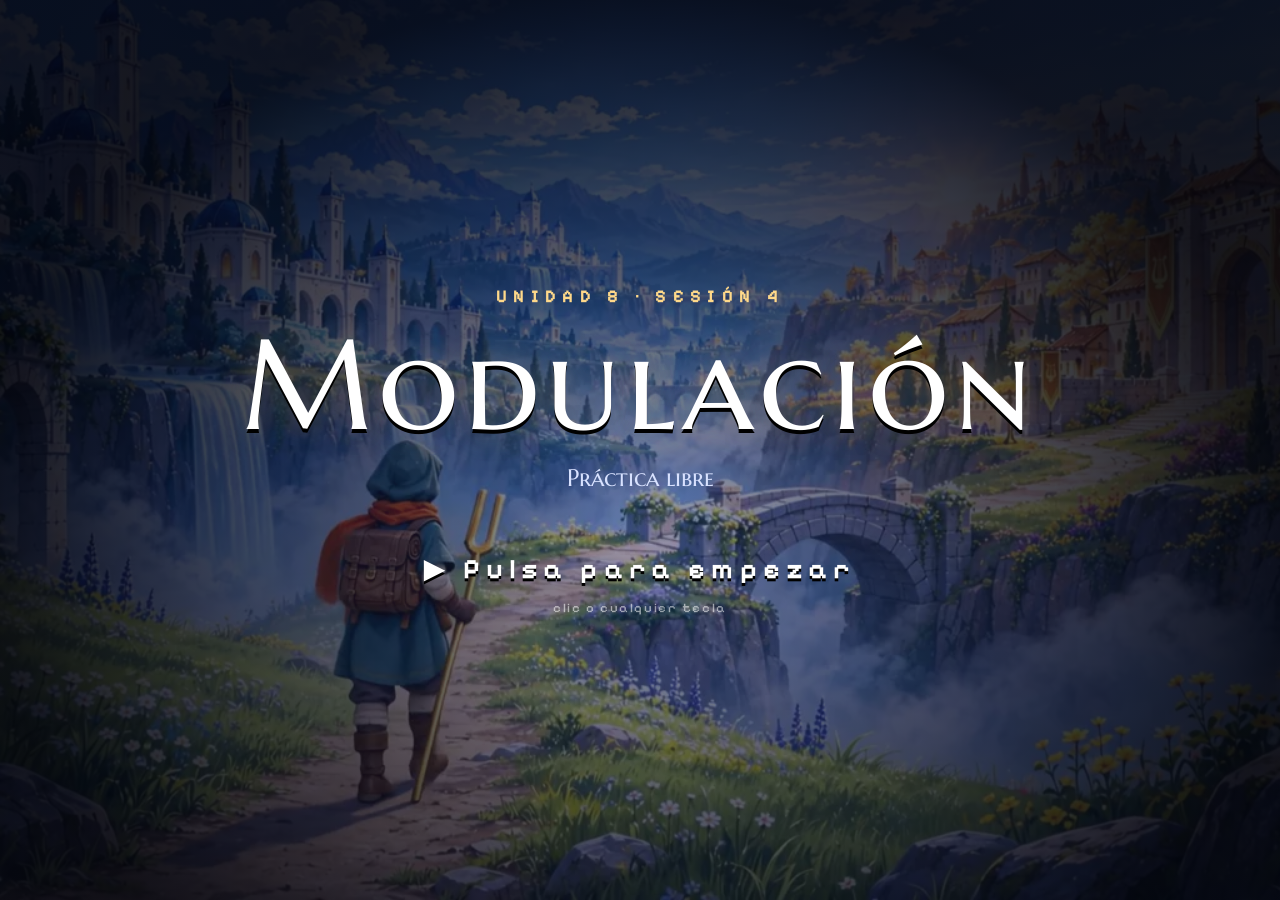
<file: s4/index.html>
<!doctype html>
<html lang="es">
<head>
<meta charset="utf-8">
<script src="../s3/js/controles.js?v=4"></script>
<meta name="viewport" content="width=device-width, initial-scale=1">
<script src="https://ge.lmathome.es/piel/latido.js?v=1"></script>
<script>
/* (2-nov-2026, C1 Modulación) INTEGRACIÓN con gp.lmathome.es, como en los demás portales temáticos:
   1) qué sesión es, para «Actividad de los alumnos» del Diario (latido: data-lm-ejercicio = sesion-N);
   2) las sesiones se abren en clase: si este navegador guarda las sesiones abiertas de un alumno (lm_mod_hitos, lo pone el menú)
      y esta aún no lo está, vuelve al menú;
   3) seleccionador de voluntarios (solo la cuenta Protester, en la hora de clase de su grupo): sale al pulsar «Pulsa para empezar»,
      con la pantalla de selección de personaje «modjugador» (los retratos de los alumnos), la misma en las 4 sesiones (2-nov-2026, v7;
      antes S1 modpixel · S2 modmapa · S3 modpuente · S4 modrueda). A los alumnos no les hace nada.
   Quitarlo: borrar este bloque. */
(function () {
  var m = /\/s(\d)\//.exec(location.pathname), n = m ? +m[1] : 0;
  try { document.documentElement.setAttribute('data-lm-ejercicio', n ? 'sesion-' + n : 'portada'); } catch (e) {}
  try { var st = JSON.parse(localStorage.getItem('lm_mod_hitos') || 'null');
    if (n && st && Array.isArray(st.dias) && st.dias.indexOf(n) < 0 && !/(?:^#|&)c=/.test(location.hash)) { location.replace('../prueba.html'); return; } } catch (e) {}
  window.LM_VOL_CONFIG = function () {
    return { portal: 'modulacion', tema: 'modjugador', empezar: ['#inicio', '[data-lmv-empezar]'] };
  };
  try {
    var mc = /(?:^#|&)c=([0-9a-f]{8}-[0-9a-f]{4}-[0-9a-f]{4}-[0-9a-f]{4}-[0-9a-f]{12})/i.exec(location.hash || ''), c = null;
    if (mc) { c = mc[1].toLowerCase(); try { localStorage.setItem('lm_vol_cuenta', c); } catch (e) {} }
    else { try { c = localStorage.getItem('lm_vol_cuenta'); } catch (e) {} }
    if (!c) return;
    var s = document.createElement('script'); s.async = true;
    s.src = 'https://gp.lmathome.es/voluntarios/lm-voluntarios.js?h=' + Math.floor(Date.now() / 36e5);
    s.onload = function () {
      var ir = function () { try { if (window.LMVoluntarios) window.LMVoluntarios.monta(window.LM_VOL_CONFIG()); } catch (e) {} };
      if (document.readyState === 'loading') document.addEventListener('DOMContentLoaded', ir); else ir();
    };
    document.head.appendChild(s);
  } catch (e) {}
})();
</script>
<script>window.TROZOS = {};</script>
<title>Modulación · Sesión 4</title>
<meta name="claude:viewport-fit-sides" content="cover">
<link rel="stylesheet" href="https://fonts.googleapis.com/css2?family=Marcellus+SC&family=Pixelify+Sans:wght@500;700&family=Atkinson+Hyperlegible:wght@400;700&family=IBM+Plex+Mono:wght@300;400;500&display=swap">
<style>
/* Sesión 4 · «Práctica libre» (C1, 1-nov-2026): ejercicios infinitos de 7 y 8 casillas (alternos), mayores y menores, sin carteles ni pistas.
   Reutiliza el taller de la S3 (misma mecánica que TEORÍA at home PRO) y sus vídeos, muestras y sonidos (en el portal, desde ../s3/).
   Sesión 3 · «Construye el puente». Interfaz de la S1/S2 (piedra, oro y pergamino) + mecánica del ejercicio de
   TEORÍA at home PRO → Modulación (casillas cuadradas, casilla 5 mágica, editor Nota / Alteración / Tipo / 7ª). */
:root{
  --noche:#0a0f1f; --tinta-clara:#eef1fb; --tenue:#a3aecb;
  --pergamino:#efe2c2; --perg-borde:#5a3b14; --tinta:#2a1d10; --tinta-suave:#6b5537;
  --casa:#3f6fd8; --nueva:#c8781e; --acento:#b5402a; --oro:#e8c46a; --oro-o:#7a5418;
  --linea:#8f9bc4; --panel:rgba(13,19,40,.88);
  --f-titulo:"Marcellus SC", Georgia, serif;
  --f-texto:"Atkinson Hyperlegible", "Segoe UI", system-ui, sans-serif;
  --f-mando:var(--f-texto);
  color-scheme:dark;
}
*{box-sizing:border-box}
html,body{margin:0;min-height:100%}
body{background:var(--noche);color:var(--tinta-clara);font-family:var(--f-texto);
  padding-left:max(16px, env(safe-area-inset-left, 0px));padding-right:max(16px, env(safe-area-inset-right, 0px))}
/* capas de fondo */
#mundoFondo{position:fixed;inset:0;z-index:-3;background:#22448a url(../s1/img/mundo_fondo.webp) center top/cover no-repeat;opacity:0;transition:opacity 2.4s ease}
#mundoVelo{position:fixed;inset:0;z-index:-2;background:rgba(6,10,26,.38);opacity:0;transition:opacity 2.4s ease}
#cielo{position:fixed;inset:0;width:100%;height:100%;z-index:-1;pointer-events:none;opacity:0;transition:opacity 2.4s ease}
#lineas{position:fixed;left:0;right:0;top:50%;height:120px;margin-top:-60px;z-index:-1;pointer-events:none;opacity:.10;transition:opacity 2.4s ease, transform 2.4s ease;
  background:repeating-linear-gradient(to bottom, var(--linea) 0 1px, transparent 1px 30px);background-size:100% 30px;height:121px}
body.mundo #mundoFondo, body.mundo #mundoVelo, body.mundo #cielo{opacity:1}
body.mundo #lineas{opacity:0;transform:translateY(160px) scaleY(.6)}
#lineas.brilla{--linea:#ffd77a;opacity:.75;transition:opacity .5s ease}
.app{max-width:1280px;margin:0 auto;padding-block:12px 18px;display:flex;flex-direction:column;gap:12px}
.cab{display:flex;align-items:center;justify-content:space-between;gap:10px;flex-wrap:wrap}
.marca{font-family:var(--f-titulo);font-size:clamp(18px,2.2vw,23px);letter-spacing:.06em;text-shadow:0 2px 0 #000}
.marca small{font-family:var(--f-texto);color:var(--tenue);font-size:13px;letter-spacing:0;margin-left:8px}
.puntos{display:flex;gap:7px;align-items:center}
.puntos i{width:9px;height:9px;background:#26304f;outline:1px solid #46557f;transition:background .4s, transform .4s}
.puntos i.ya{background:var(--casa)} .puntos i.ahora{background:var(--oro)}
body.mundo .puntos i{transform:rotate(45deg)}
body.mundo .puntos i.ahora{box-shadow:0 0 10px var(--oro)}
/* mandos: rectángulos nítidos, borde de 1-2 px, sin difuminados */
button{font:700 15px/1 var(--f-mando);letter-spacing:.02em;color:var(--tinta-clara);background:#18213f;border:1px solid #8090c4;border-radius:2px;cursor:pointer;min-height:42px;padding:0 15px;
  box-shadow:inset 0 1px 0 rgba(255,255,255,.12), 0 2px 0 #000;transition:background .2s, border-color 1.2s, transform .05s}
button:hover{background:#22305c}
button:active{transform:translateY(2px);box-shadow:inset 0 1px 0 rgba(0,0,0,.3)}
button:disabled{opacity:.6;cursor:default}
button:focus-visible{outline:2px solid var(--oro);outline-offset:2px}
.prim{background:#c8781e;border-color:#ffd08a;color:#fff8e8;text-shadow:0 1px 0 rgba(70,30,0,.6)}
.prim:hover{background:#d6862a}
.sel{display:flex;gap:4px}
.sel button{font-size:13px;min-height:36px;background:#141b33;color:var(--tenue)}
.sel button[aria-pressed="true"]{background:#2b3f86;color:#fff;border-color:var(--oro)}
.mute{min-width:42px;padding:0;font-size:17px}
.mute[hidden]{display:none}
/* textos */
.escena{display:none;flex-direction:column;gap:12px}
.escena.on{display:flex;animation:entra .5s ease}
@keyframes entra{from{opacity:0;transform:translateY(6px)}to{opacity:1;transform:none}}
h2{font-family:var(--f-titulo);font-weight:400;font-size:clamp(22px,3vw,32px);margin:2px 0 0;letter-spacing:.03em;color:#fff4dc;text-shadow:0 2px 0 #000}
.lead{color:var(--tenue);margin:0;max-width:70ch;line-height:1.5}
.portada{padding:min(9vh,80px) 6px 10px;display:flex;flex-direction:column;gap:14px}
.portada .sup{font:700 13px var(--f-texto);letter-spacing:.3em;text-transform:uppercase;color:var(--oro)}
.portada h1{font-family:var(--f-titulo);font-weight:400;font-size:clamp(44px,8vw,86px);margin:0;line-height:1;letter-spacing:.04em;text-shadow:0 3px 0 #000}
.portada p{margin:0;color:var(--tenue);font-size:clamp(16px,2vw,19px);max-width:52ch;line-height:1.55}
/* marcos: contorno nítido; en el mundo, piedra y oro */
.marco{position:relative;width:100%;aspect-ratio:16/9;overflow:hidden;background:#000;border:2px solid #8090c4;border-radius:2px;box-shadow:0 0 0 1px #000, 0 10px 28px rgba(0,0,0,.5);transition:border-color 1.2s}
.marco img,.marco video,.marco canvas{width:100%;height:100%;object-fit:cover;display:block}
.marco .velo{position:absolute;inset:auto 0 0 0;padding:16px 20px;background:rgba(5,8,20,.74);border-top:1px solid rgba(232,196,106,.5)}
.marco .velo b{font-family:var(--f-titulo);font-weight:400;font-size:clamp(22px,3.4vw,40px);display:block;text-shadow:0 2px 0 #000}
.marco .centro{position:absolute;inset:0;display:flex;align-items:center;justify-content:center;flex-direction:column;gap:10px;background:rgba(5,8,20,.55);text-align:center;padding:16px}
.marco .centro[hidden]{display:none}
.marco.intro img{animation:acerca 24s ease-in-out infinite alternate;transform-origin:45% 70%}
@keyframes acerca{from{transform:scale(1)}to{transform:scale(1.07)}}
.marco canvas.chispas{position:absolute;inset:0;width:100%;height:100%;pointer-events:none}
.voz{display:flex;gap:10px;align-items:flex-start;background:var(--panel);border:1px solid #6a78a8;border-radius:2px;padding:11px 15px;line-height:1.5;box-shadow:0 2px 0 #000;transition:border-color 1.2s, background 1.2s}
.voz .mic{font-size:13px;color:var(--oro);white-space:nowrap;font-weight:700;padding-top:2px}
.voz p{margin:0}
.nav{display:flex;justify-content:space-between;gap:10px}
/* pergamino de videojuego (también en el arranque neutro): papel, borde oscuro nítido y dos varillas */
.pergamino{position:relative;background:var(--pergamino) url("data:image/svg+xml,%3Csvg xmlns='http://www.w3.org/2000/svg' width='160' height='160'%3E%3Cfilter id='n'%3E%3CfeTurbulence type='fractalNoise' baseFrequency='.9' numOctaves='2' stitchTiles='stitch'/%3E%3CfeColorMatrix values='0 0 0 0 .42 0 0 0 0 .3 0 0 0 0 .12 0 0 0 .13 0'/%3E%3C/filter%3E%3Crect width='160' height='160' filter='url(%23n)'/%3E%3C/svg%3E");
  color:var(--tinta);border:2px solid var(--perg-borde);border-radius:1px;padding:16px 14px 14px;margin:12px 4px;box-shadow:inset 0 0 0 3px #e3cfa0, inset 0 0 34px rgba(110,70,20,.22), 0 3px 0 #000;overflow-x:auto}
.pergamino::before,.pergamino::after{content:"";position:absolute;left:-8px;right:-8px;height:10px;background:#6b4416;border:2px solid #2b1906;box-shadow:inset 0 2px 0 #9a6a2c;z-index:2}
.pergamino::before{top:-11px} .pergamino::after{bottom:-11px}
.pergamino .tit{font-family:var(--f-titulo);font-size:15px;color:var(--tinta-suave);display:flex;justify-content:space-between;gap:10px;flex-wrap:wrap;align-items:center}
.pergamino button:not(.prim){background:#f6ecd2;color:var(--tinta);border-color:var(--perg-borde);box-shadow:0 2px 0 var(--perg-borde)}
.pergamino .prim{background:#a85a16;border-color:#2b1906;box-shadow:inset 0 1px 0 rgba(255,220,160,.4), 0 2px 0 #2b1906}
.pergamino svg{display:block}
/* ▶ flotante: moneda dorada en la esquina del pergamino, sin ocupar sitio */
.pergamino{padding-top:14px;overflow:visible} .pergamino > div[id]{overflow-x:auto}
.pergamino .tit{padding-right:64px}
.pergamino .tit .prim.flota{position:absolute;right:-16px;top:-22px;z-index:4;width:62px;height:62px;border-radius:50%;padding:0;font-size:0;
  background:radial-gradient(circle at 35% 30%, #ffe9a8, #e0a83a 45%, #8a5a12 100%);border:3px solid #2b1906;box-shadow:0 0 0 2px #f4d58a inset, 0 4px 0 #2b1906, 0 0 22px rgba(255,200,90,.55);cursor:pointer;transition:transform .15s}
.pergamino .tit .prim.flota::before{content:"";display:block;margin:0 auto 0 23px;width:0;height:0;border-left:19px solid #3a2208;border-top:12px solid transparent;border-bottom:12px solid transparent}
.pergamino .tit .prim.flota.pausa::before{margin-left:21px;width:6px;height:22px;border:0;border-left:6px solid #3a2208;border-right:6px solid #3a2208;box-sizing:content-box;width:6px}
.pergamino .tit .prim.flota.otra::before{content:"↺";border:0;margin:0;width:auto;height:auto;font:700 30px/56px var(--f-texto);color:#3a2208;text-align:center}
.pergamino .tit .prim.flota:hover{transform:scale(1.07)}
/* cronómetro de videojuego: Mozart contra Rachmaninov */
.crono{display:flex;flex-direction:column;gap:6px;background:rgba(6,10,26,.78);border:2px solid #f4d58a;border-radius:6px;padding:8px 12px;box-shadow:0 0 0 2px #2b1906, 0 0 18px rgba(255,200,90,.25);font-family:"Pixelify Sans", var(--f-texto)}
.crono .fila2{display:grid;grid-template-columns:120px 1fr 92px;gap:10px;align-items:center;font-size:15px;color:#dfe5f7}
.crono .barra{height:12px;background:rgba(255,255,255,.08);border:1px solid rgba(244,213,138,.5);border-radius:2px;overflow:hidden}
.crono .barra i{display:block;height:100%;width:0;background:linear-gradient(90deg,#f1c24a,#ffe39a);box-shadow:0 0 8px #f1c24a}
.crono .fila2.r .barra i{background:linear-gradient(90deg,#b27cff,#ff8a6e);box-shadow:0 0 8px #b27cff}
.crono b{font-size:22px;color:#ffe39a;text-align:right;letter-spacing:.04em;font-variant-numeric:tabular-nums}
.crono .fila2.r b{color:#ffb39a}
.fila{display:flex;gap:8px;align-items:center;flex-wrap:wrap}
.leyenda{display:flex;gap:14px;flex-wrap:wrap;font-size:13px;color:var(--tenue)}
.leyenda span::before{content:"";display:inline-block;width:10px;height:10px;margin-right:6px;vertical-align:-1px;background:var(--c);transform:rotate(45deg) scale(.85)}
.analisis{position:absolute;left:0;right:0;bottom:0;padding:6px 10px;background:rgba(239,226,194,.95);color:var(--tinta);border-top:2px solid var(--perg-borde)}
.analisis[hidden]{display:none}
video.oscuro{filter:brightness(.38) saturate(.8)}
.chip{font-size:12px;color:var(--oro);border:1px solid rgba(232,196,106,.6);border-radius:2px;padding:3px 9px}
/* ===== MUNDO: piedra y oro de la imagen ===== */
body.mundo{--f-mando:"Pixelify Sans", var(--f-texto)}
body.mundo .marca{font-family:"Pixelify Sans", var(--f-titulo);font-weight:700;letter-spacing:.05em}
body.mundo button{border:2px solid var(--oro);background:#b9c5ee url(../s3/img/piedra.webp) 0 0/192px;background-blend-mode:multiply;
  box-shadow:inset 0 2px 0 rgba(255,255,255,.14), inset 0 -3px 0 rgba(0,0,0,.4), 0 2px 0 #000;text-shadow:0 2px 0 #000;font-size:15px}
body.mundo button:hover{background-color:#e2e9ff}
body.mundo .sel button{background-color:#8592c4}
body.mundo .sel button[aria-pressed="true"]{background-color:#c9a24a;color:#fff}
body.mundo .prim{background:#c8781e;border-color:#ffe2a0;box-shadow:inset 0 2px 0 rgba(255,240,190,.35), inset 0 -3px 0 rgba(90,40,0,.45), 0 2px 0 #000}
body.mundo .prim:hover{background:#d6862a}
body.mundo .marco{border-color:var(--oro)}
body.mundo .voz{border:2px solid var(--oro);background:#56628f url(../s3/img/piedra.webp) 0 0/192px;background-blend-mode:multiply}
body.mundo .voz p{text-shadow:0 1px 0 #000}
body.mundo .pergamino button:not(.prim){background:#f6ecd2;text-shadow:none;border-color:var(--perg-borde);box-shadow:0 2px 0 var(--perg-borde)}
body.mundo .pergamino .prim{background:#a85a16;border-color:#2b1906}
/* cartel de inicio del juego */
.marco .centro .cartel{display:flex;flex-direction:column;gap:10px;align-items:center;max-width:640px;background:linear-gradient(180deg, rgba(20,28,66,.94), rgba(10,14,38,.94));border:3px double #f4d58a;border-radius:8px;padding:16px 22px;box-shadow:0 0 0 2px #1a1206, 0 8px 26px rgba(0,0,0,.6);color:#f3f0ff;font-size:clamp(13px,1.35vw,16px);line-height:1.45}
.marco .centro .cartel .t{font-family:var(--f-titulo);font-weight:400;font-size:clamp(20px,2.6vw,30px);color:#ffe9b0}
.alturas{display:flex;flex-direction:column;gap:3px;width:100%;max-width:470px;text-align:left}
.alturas i{font-style:normal;color:#f4d58a;text-align:center;margin-bottom:2px}
.alturas span{display:flex;gap:10px;align-items:baseline;padding:3px 8px;border-left:4px solid var(--c);background:rgba(255,255,255,.05);transition:background .35s, transform .35s}
.alturas span.brilla{background:color-mix(in srgb, var(--c) 30%, transparent);transform:translateX(6px)}
.alturas em{font-style:normal;font-weight:700;width:128px;flex:none;color:var(--c)}
.alturas .a3{--c:#b27cff} .alturas .a2{--c:#bcd2ff} .alturas .a1{--c:#ffd98a} .alturas .a0{--c:#f1c24a}
.marco .centro.pixel{background:transparent}
.marco .centro.pixel .cartel{display:none}
/* el wow: cada acorde de la orquesta aparece en pantalla; las llegadas a una tonalidad, a lo grande */
.acWow{position:absolute;inset:0;pointer-events:none;overflow:hidden}
.voz[hidden]{display:none}
/* Iago 1-nov: subtítulo tipo terminal, letras en crudo y cursor _ parpadeando (ancho 0: no mueve el texto) */
#voz{font-family:'IBM Plex Mono', ui-monospace, monospace;font-weight:300;font-size:clamp(16px,1.55vw,19px);line-height:1.5;color:#fff;letter-spacing:0}
.nav button, .sel button{font-family:'IBM Plex Mono', ui-monospace, monospace;font-weight:500;letter-spacing:0}
/* ===== RETRO 8/16 bits (Iago 1-nov): desde la portada hasta el wow todo en píxel; desde el wow, la tipografía de siempre ===== */
/* desde el wow: vuelve la tipografía del título (no la de píxel del mundo) */
body.mundo:not(.retro){--f-mando:var(--f-texto)} body.mundo:not(.retro) .marca{font-family:var(--f-titulo);font-weight:400;letter-spacing:.06em}
body.retro{--f-texto:"Pixelify Sans", monospace; --f-mando:"Pixelify Sans", monospace}
body.retro .marca, body.retro .marca small, body.retro h2, body.retro .pergamino .tit, body.retro .marco .velo b, body.retro .marco .centro .cartel .t, body.retro .voz .mic{font-family:"Pixelify Sans", monospace;font-weight:500}
body.retro #voz, body.retro .nav button, body.retro .sel button{font-family:"DotGothic16", monospace;font-weight:400}
body.retro button, body.retro .voz, body.retro .voz .mic, body.retro .crono{border-radius:0}
body.retro .voz .mic{background:#e0a83a}
/* pergamino de píxeles, limpio: papel liso, contorno de píxel con esquinas escalonadas, luz arriba-izquierda y sombra abajo-derecha, varillas de píxel */
body .pergamino, body.perg-real .pergamino{background:#f3e6c4;border:0;border-image:none;border-radius:0;padding:16px 18px 12px;margin:22px 8px;
  box-shadow:0 -4px 0 0 #3a2410, 0 4px 0 0 #3a2410, -4px 0 0 0 #3a2410, 4px 0 0 0 #3a2410, inset 4px 4px 0 #fff8e2, inset -4px -4px 0 #d8bf88}
body .pergamino::before, body .pergamino::after, body.perg-real .pergamino::before, body.perg-real .pergamino::after{display:block;content:"";position:absolute;left:-16px;right:-16px;height:12px;background:#8a5a22;border:0;border-radius:0;z-index:2;
  box-shadow:0 -4px 0 0 #2b1906, 0 4px 0 0 #2b1906, -4px 0 0 0 #2b1906, 4px 0 0 0 #2b1906, inset 0 4px 0 #b07a36, inset 0 -4px 0 #5e3a12}
body .pergamino::before, body.perg-real .pergamino::before{top:-20px} body .pergamino::after, body.perg-real .pergamino::after{bottom:-20px}
body .pergamino .tit .prim.flota, body.perg-real .pergamino .tit .prim.flota{border-radius:0;right:-16px;top:-22px}
/* «Continuar ▶» ocupa el hueco de «Siguiente ▶» mientras queda texto por leer; «Siguiente» aparece al terminar (Iago, 1-nov) */
.nav .navDer{display:flex;gap:10px;margin-left:auto}
.nav #bCont, .nav #bSig{min-width:190px;justify-content:center}
.nav #bCont.late{animation:contLate 1.1s steps(2) infinite}   /* Iago 1-nov: parpadea solo cuando el texto ya se ha escrito */
@keyframes contLate{50%{box-shadow:inset 0 2px 0 rgba(255,240,190,.35), 0 2px 0 #000, 0 0 14px rgba(255,217,138,.85)}}
/* (Iago, 1-nov-2026) pergamino de 8 bits SIN varillas arriba y abajo: una hoja con contorno de píxel y la esquina inferior derecha
   un poco enrollada (solapa escalonada). La esquina se recorta en escalera con clip-path y la solapa la dibuja ::after. */
body .pergamino, body.perg-real .pergamino{margin:14px 6px;clip-path:polygon(-40px -40px, calc(100% + 40px) -40px, calc(100% + 40px) calc(100% - 36px), calc(100% - 36px + 40px) calc(100% - 36px + 0px), calc(100% - 36px + 40px) calc(100% - 36px + 5px), calc(100% - 36px + 35px) calc(100% - 36px + 5px), calc(100% - 36px + 35px) calc(100% - 36px + 10px), calc(100% - 36px + 30px) calc(100% - 36px + 10px), calc(100% - 36px + 30px) calc(100% - 36px + 15px), calc(100% - 36px + 25px) calc(100% - 36px + 15px), calc(100% - 36px + 25px) calc(100% - 36px + 20px), calc(100% - 36px + 20px) calc(100% - 36px + 20px), calc(100% - 36px + 20px) calc(100% - 36px + 25px), calc(100% - 36px + 15px) calc(100% - 36px + 25px), calc(100% - 36px + 15px) calc(100% - 36px + 30px), calc(100% - 36px + 10px) calc(100% - 36px + 30px), calc(100% - 36px + 10px) calc(100% - 36px + 35px), calc(100% - 36px + 5px) calc(100% - 36px + 35px), calc(100% - 36px + 5px) calc(100% - 36px + 40px), calc(100% - 36px) calc(100% + 40px), -40px calc(100% + 40px))}
body .pergamino::before, body.perg-real .pergamino::before{display:none}
body .pergamino::after, body.perg-real .pergamino::after{display:block;content:"";position:absolute;left:auto;top:auto;right:-4px;bottom:-4px;width:40px;height:40px;
  background:url("data:image/svg+xml,%3Csvg%20xmlns%3D%27http%3A//www.w3.org/2000/svg%27%20width%3D%2740%27%20height%3D%2740%27%20shape-rendering%3D%27crispEdges%27%3E%3Crect%20x%3D%270%27%20y%3D%270%27%20width%3D%275%27%20height%3D%275%27%20fill%3D%27%233a2410%27/%3E%3Crect%20x%3D%275%27%20y%3D%270%27%20width%3D%275%27%20height%3D%275%27%20fill%3D%27%233a2410%27/%3E%3Crect%20x%3D%2710%27%20y%3D%270%27%20width%3D%275%27%20height%3D%275%27%20fill%3D%27%233a2410%27/%3E%3Crect%20x%3D%2715%27%20y%3D%270%27%20width%3D%275%27%20height%3D%275%27%20fill%3D%27%233a2410%27/%3E%3Crect%20x%3D%2720%27%20y%3D%270%27%20width%3D%275%27%20height%3D%275%27%20fill%3D%27%233a2410%27/%3E%3Crect%20x%3D%2725%27%20y%3D%270%27%20width%3D%275%27%20height%3D%275%27%20fill%3D%27%233a2410%27/%3E%3Crect%20x%3D%2730%27%20y%3D%270%27%20width%3D%275%27%20height%3D%275%27%20fill%3D%27%233a2410%27/%3E%3Crect%20x%3D%2735%27%20y%3D%270%27%20width%3D%275%27%20height%3D%275%27%20fill%3D%27%233a2410%27/%3E%3Crect%20x%3D%270%27%20y%3D%275%27%20width%3D%275%27%20height%3D%275%27%20fill%3D%27%233a2410%27/%3E%3Crect%20x%3D%275%27%20y%3D%275%27%20width%3D%275%27%20height%3D%275%27%20fill%3D%27%23fff3d2%27/%3E%3Crect%20x%3D%2710%27%20y%3D%275%27%20width%3D%275%27%20height%3D%275%27%20fill%3D%27%23fff3d2%27/%3E%3Crect%20x%3D%2715%27%20y%3D%275%27%20width%3D%275%27%20height%3D%275%27%20fill%3D%27%23fff3d2%27/%3E%3Crect%20x%3D%2720%27%20y%3D%275%27%20width%3D%275%27%20height%3D%275%27%20fill%3D%27%23fff3d2%27/%3E%3Crect%20x%3D%2725%27%20y%3D%275%27%20width%3D%275%27%20height%3D%275%27%20fill%3D%27%23c8ab70%27/%3E%3Crect%20x%3D%2730%27%20y%3D%275%27%20width%3D%275%27%20height%3D%275%27%20fill%3D%27%233a2410%27/%3E%3Crect%20x%3D%270%27%20y%3D%2710%27%20width%3D%275%27%20height%3D%275%27%20fill%3D%27%233a2410%27/%3E%3Crect%20x%3D%275%27%20y%3D%2710%27%20width%3D%275%27%20height%3D%275%27%20fill%3D%27%23fff3d2%27/%3E%3Crect%20x%3D%2710%27%20y%3D%2710%27%20width%3D%275%27%20height%3D%275%27%20fill%3D%27%23e8d3a0%27/%3E%3Crect%20x%3D%2715%27%20y%3D%2710%27%20width%3D%275%27%20height%3D%275%27%20fill%3D%27%23e8d3a0%27/%3E%3Crect%20x%3D%2720%27%20y%3D%2710%27%20width%3D%275%27%20height%3D%275%27%20fill%3D%27%23c8ab70%27/%3E%3Crect%20x%3D%2725%27%20y%3D%2710%27%20width%3D%275%27%20height%3D%275%27%20fill%3D%27%233a2410%27/%3E%3Crect%20x%3D%270%27%20y%3D%2715%27%20width%3D%275%27%20height%3D%275%27%20fill%3D%27%233a2410%27/%3E%3Crect%20x%3D%275%27%20y%3D%2715%27%20width%3D%275%27%20height%3D%275%27%20fill%3D%27%23fff3d2%27/%3E%3Crect%20x%3D%2710%27%20y%3D%2715%27%20width%3D%275%27%20height%3D%275%27%20fill%3D%27%23e8d3a0%27/%3E%3Crect%20x%3D%2715%27%20y%3D%2715%27%20width%3D%275%27%20height%3D%275%27%20fill%3D%27%23c8ab70%27/%3E%3Crect%20x%3D%2720%27%20y%3D%2715%27%20width%3D%275%27%20height%3D%275%27%20fill%3D%27%233a2410%27/%3E%3Crect%20x%3D%270%27%20y%3D%2720%27%20width%3D%275%27%20height%3D%275%27%20fill%3D%27%233a2410%27/%3E%3Crect%20x%3D%275%27%20y%3D%2720%27%20width%3D%275%27%20height%3D%275%27%20fill%3D%27%23fff3d2%27/%3E%3Crect%20x%3D%2710%27%20y%3D%2720%27%20width%3D%275%27%20height%3D%275%27%20fill%3D%27%23c8ab70%27/%3E%3Crect%20x%3D%2715%27%20y%3D%2720%27%20width%3D%275%27%20height%3D%275%27%20fill%3D%27%233a2410%27/%3E%3Crect%20x%3D%270%27%20y%3D%2725%27%20width%3D%275%27%20height%3D%275%27%20fill%3D%27%233a2410%27/%3E%3Crect%20x%3D%275%27%20y%3D%2725%27%20width%3D%275%27%20height%3D%275%27%20fill%3D%27%23c8ab70%27/%3E%3Crect%20x%3D%2710%27%20y%3D%2725%27%20width%3D%275%27%20height%3D%275%27%20fill%3D%27%233a2410%27/%3E%3Crect%20x%3D%270%27%20y%3D%2730%27%20width%3D%275%27%20height%3D%275%27%20fill%3D%27%233a2410%27/%3E%3Crect%20x%3D%275%27%20y%3D%2730%27%20width%3D%275%27%20height%3D%275%27%20fill%3D%27%233a2410%27/%3E%3Crect%20x%3D%270%27%20y%3D%2735%27%20width%3D%275%27%20height%3D%275%27%20fill%3D%27%233a2410%27/%3E%3C/svg%3E") 0 0/40px 40px no-repeat;border:0;box-shadow:none;image-rendering:pixelated;z-index:3}
#voz .cur{display:inline-block;width:0;overflow:visible;animation:cursorT 1s steps(1) infinite}
@keyframes cursorT{50%{opacity:0}}
/* pantalla de inicio, como en un videojuego: «pulsa para empezar» */
#inicio{position:fixed;inset:0;z-index:80;display:flex;flex-direction:column;align-items:center;justify-content:center;gap:14px;cursor:pointer;text-align:center;
  background:radial-gradient(ellipse at 50% 60%, rgba(30,40,90,.55), rgba(3,5,14,.96) 70%), url(../s1/img/mundo_fondo.webp) center/cover;color:#fff;user-select:none}
#inicio .sup{font:700 clamp(13px,1.5vw,18px) "Pixelify Sans", var(--f-texto);letter-spacing:.35em;color:#ffd98a;text-transform:uppercase;opacity:0;animation:aparece .8s .3s forwards}
#inicio h1{margin:0;font:400 clamp(54px,10vw,140px)/1 var(--f-titulo);letter-spacing:.04em;text-shadow:0 4px 0 #000, 0 0 30px rgba(255,200,100,.35);opacity:0;animation:aparece 1.1s .6s forwards}
#inicio .sub{font:400 clamp(16px,2vw,24px) var(--f-titulo);color:#d9e2ff;opacity:0;animation:aparece .9s 1.1s forwards}
#inicio .start{margin-top:5vh;font:700 clamp(18px,2.2vw,28px) "Pixelify Sans", var(--f-texto);letter-spacing:.22em;color:#fff;text-shadow:0 3px 0 #000;opacity:0;animation:aparece .6s 1.6s forwards, parpadea 1.1s 2.2s steps(2) infinite}
#inicio .pista{font:500 13px "Pixelify Sans", var(--f-texto);color:rgba(255,255,255,.55);letter-spacing:.12em;opacity:0;animation:aparece .6s 2s forwards}
#inicio.va .start{animation:pulsado .12s steps(2) 6}
#inicio.sale{animation:saleInicio 1.7s .5s cubic-bezier(.5,0,.3,1) forwards}
@keyframes aparece{from{opacity:0;transform:translateY(10px)} to{opacity:1;transform:none}}
@keyframes parpadea{50%{opacity:0}}
@keyframes pulsado{50%{opacity:0;color:#ffd98a}}
@keyframes saleInicio{0%{opacity:1;filter:none} 30%{opacity:1;filter:brightness(2.2)} 100%{opacity:0;filter:brightness(3) blur(6px);transform:scale(1.08);visibility:hidden}}
#bSig.llama{animation:llama 1.1s ease-in-out infinite}
@keyframes llama{50%{box-shadow:0 0 0 3px #ffd98a, 0 0 18px rgba(255,217,138,.8)}}
.acWow .pauta{position:absolute;left:0;right:0;bottom:15%;height:58px;opacity:0;transition:opacity 1s;
  background:repeating-linear-gradient(to bottom, rgba(255,226,150,.38) 0 1.5px, transparent 1.5px 13px);filter:drop-shadow(0 0 6px rgba(255,210,120,.5))}
.acWow.on .pauta{opacity:0}
.acWow .tira{position:absolute;left:0;right:0;bottom:5%;height:44px}
.acWow .ac{position:absolute;bottom:0;transform:translateX(-50%);font:400 clamp(38px,5.4vw,74px)/1 var(--f-titulo);transform-origin:50% 100%;color:#fff4d4;letter-spacing:.02em;
  text-shadow:0 0 14px rgba(255,200,90,.95), 0 0 34px rgba(255,170,60,.6), 0 3px 0 #000;animation:acEntra .55s cubic-bezier(.2,.9,.3,1.4) forwards;transition:left 1.1s ease, opacity 1.1s ease, transform 1.1s ease}
.acWow .ac.viejo{opacity:.42;transform:translateX(-50%) scale(.52)}
.acWow .ac.pnl{font:inherit;text-shadow:none;background:none;border:0;padding:0;text-align:center}
/* para que la partitura se lea: el vídeo se oscurece suavemente por abajo mientras hay acordes (sin cajas) */
.acWow::before{content:'';position:absolute;inset:0;pointer-events:none;opacity:0;transition:opacity 1.2s ease;
  background:linear-gradient(to top, rgba(3,5,14,.9) 0%, rgba(3,5,14,.78) 26%, rgba(3,5,14,.4) 38%, rgba(3,5,14,0) 50%)}
/* pentagrama continuo abajo: los acordes se van añadiendo, el último con ataque */
.acWow .banda{position:absolute;left:1%;right:1%;bottom:2%;height:36%;opacity:0;transition:opacity .8s}
.acWow.on .banda{opacity:1}
.acWow .banda svg{display:block;width:100%;height:100%}
.acWow .banda .chispa{position:absolute;top:-10%;width:22%;height:120%;transform:translateX(-50%);pointer-events:none;opacity:0}
.acWow .banda .chispa.va{animation:chispa .9s ease-out forwards}
@keyframes chispa{0%{opacity:1;transform:translateX(-50%) scale(.4)} 30%{opacity:.95} 100%{opacity:0;transform:translateX(-50%) scale(1.25)}}
.acWow.on::before{opacity:0}
/* barra de habilidades bajo el vídeo (Iago 1-nov): una casilla por acorde; el vídeo queda limpio */
.hud{display:flex;gap:6px;align-items:stretch;justify-content:center;padding:9px 10px 10px;margin-top:-2px;background:linear-gradient(180deg,#232738,#0c0e17);border:2px solid var(--oro);border-top-width:3px;box-shadow:inset 0 2px 0 #3d4360, 0 10px 24px rgba(0,0,0,.5)}
.hud .slot{position:relative;flex:1 1 0;max-width:78px;aspect-ratio:1;display:flex;flex-direction:column;align-items:center;justify-content:center;background:#10121c;border:2px solid #3b4058;box-shadow:inset 0 0 0 2px #070810;color:transparent;font:400 clamp(14px,1.9vw,26px)/1 var(--f-titulo);letter-spacing:.01em}
.hud .slot small{font:700 clamp(9px,.85vw,11px)/1 'Atkinson Hyperlegible', sans-serif;white-space:nowrap;margin-top:5px;color:transparent}
.hud .slot.ya{border-color:#8a7440;color:#e9cf8f;background:#1a1710} .hud .slot.ya small{color:#a99566}
.hud .slot.act{border-color:#fff;color:#fff;background:#2c2615;animation:slotPop .24s ease-out} .hud .slot.act small{color:#ffe3a0}
.hud .slot.azul.ya{border-color:#5f7bc4} .hud .slot.rojo.ya{border-color:#c4566c;color:#ffc2cd} .hud .slot.oro.ya{border-color:#f0c35a;color:#ffe6a6}
.hud .slot.rojo.act{border-color:#ff8fa3} .hud .slot.oro.act{border-color:#ffe08a}
.hud .sep{flex:0 0 3px;background:#5a4a28;margin:4px 1px} .hud .sep.ya{background:#ffd98a}
@keyframes slotPop{0%{transform:scale(1.25)} 60%{transform:scale(.95)} 100%{transform:none}}
.acWow .ac.pnl b{display:block;font:400 clamp(20px,2.4vw,32px)/1 var(--f-titulo);color:#ffd98a;margin-bottom:2px}
.acWow .ac.pnl svg{display:block;height:clamp(120px,22vh,230px);width:auto}
.acWow .ac.pnl img{display:block;height:clamp(120px,22vh,230px);width:auto}
.acWow .ac.pnl.viejo{animation:none}
.acWow .ac.pnl.menor b{color:#ffc4d0}
.acWow .ac.muere{opacity:0}
.acWow .ac.menor{color:#ffd6e0;text-shadow:0 0 14px rgba(255,90,120,.9), 0 0 30px rgba(220,40,80,.55), 0 3px 0 #000}
@keyframes acEntra{from{opacity:0;transform:translateX(-50%) translateY(18px) scale(1.6);filter:blur(6px)} to{opacity:1;transform:translateX(-50%);filter:none}}
.acWow .llegada{position:absolute;left:0;right:0;top:22%;text-align:center;opacity:0}
.acWow .llegada b{display:block;font:400 clamp(48px,8vw,110px)/1 var(--f-titulo);letter-spacing:.03em;color:#fff}
.acWow .llegada span{display:inline-block;margin-top:10px;padding:4px 14px;background:rgba(5,8,20,.55);border-radius:4px;font:700 clamp(17px,2vw,26px) "Pixelify Sans", var(--f-texto);letter-spacing:.16em;text-transform:uppercase;text-shadow:0 2px 0 #000}
.acWow .llegada.va{animation:llega 3.6s ease forwards}
.acWow .llegada.rojo b{text-shadow:0 0 24px #ff3355, 0 0 70px #ff1744, 0 4px 0 #000} .acWow .llegada.rojo span{color:#ffb3c1}
.acWow .llegada.oro b{text-shadow:0 0 24px #ffd166, 0 0 80px #ffb703, 0 4px 0 #000} .acWow .llegada.oro span{color:#ffe7a3}
.acWow .llegada.azul b{text-shadow:0 0 22px #8fb8ff, 0 0 60px #4d7cff, 0 4px 0 #000} .acWow .llegada.azul span{color:#cfe0ff}
@keyframes llega{0%{opacity:0;transform:scale(2.4);filter:blur(14px)} 12%{opacity:1;transform:scale(1);filter:none} 75%{opacity:1;transform:scale(1.04)} 100%{opacity:0;transform:scale(1.08) translateY(-10px)}}
.acWow .hype{position:absolute;left:0;right:0;top:8%;text-align:center;opacity:0;transition:opacity .5s ease, letter-spacing 2.6s ease;letter-spacing:.14em;
  font:700 clamp(18px,2.3vw,32px) "Pixelify Sans", var(--f-texto);color:#fff;text-transform:uppercase;text-shadow:0 0 18px rgba(0,0,0,.9), 0 2px 0 #000}
.acWow .hype.va{opacity:1;letter-spacing:.24em}
.acWow .hype:not(.fin){padding:12px 0;background:linear-gradient(to bottom, transparent, rgba(5,8,20,.5) 25%, rgba(5,8,20,.5) 75%, transparent)}
.acWow .hype.fin{top:30%}
.acWow .hype.fin b{display:block;font:400 clamp(56px,10vw,140px)/1 var(--f-titulo);letter-spacing:.04em;text-transform:none;text-shadow:0 0 26px #ffd166, 0 0 80px #ffb703, 0 4px 0 #000}
.acWow .hype.fin span{display:inline-block;margin-top:14px;padding:4px 16px;border-radius:4px;background:rgba(5,8,20,.6);font-size:clamp(16px,1.9vw,26px)}
.acWow .alt{position:absolute;inset:0;pointer-events:none;overflow:hidden}
/* (Iago, 1-nov) «tonalidades con más sostenidos» / «las profundidades de los bemoles»: alteraciones doradas que suben o se hunden */
.acWow .alt i{position:absolute;font:400 clamp(44px,6.4vw,96px)/1 Georgia, "Times New Roman", serif;font-style:normal;color:#fff3cf;opacity:0;
  text-shadow:0 0 14px rgba(255,205,90,.95), 0 0 40px rgba(255,170,40,.7), 0 3px 0 #000;animation-delay:var(--d);animation-fill-mode:forwards}
.acWow .alt i::after{content:"";position:absolute;left:50%;top:50%;width:1.7em;height:1.7em;margin:-.85em 0 0 -.85em;border-radius:50%;opacity:0;
  background:radial-gradient(circle, rgba(255,232,160,.9), rgba(255,190,60,0) 62%);animation:altChispa .8s ease-out var(--d) forwards}
.acWow .alt.sos i{animation-name:altSube;animation-duration:2.9s;animation-timing-function:cubic-bezier(.2,.8,.3,1)}
.acWow .alt.bem i{color:#fff3cf;font-weight:700;text-shadow:0 0 12px rgba(255,205,90,.95), 0 0 30px rgba(255,170,40,.6), 0 0 54px rgba(90,160,255,.8), 0 3px 0 #000;animation-name:altBaja;animation-duration:2.9s;animation-timing-function:cubic-bezier(.2,.8,.3,1)}
.acWow .alt.bem i::after{background:radial-gradient(circle, rgba(200,225,255,.9), rgba(90,160,255,0) 62%)}
@keyframes altSube{0%{opacity:0;transform:translate(-50%,50%) scale(2.3);filter:blur(7px)} 14%{opacity:1;transform:translate(-50%,50%) scale(1);filter:none}
  65%{opacity:1;transform:translate(-50%,20%) scale(1.06)} 100%{opacity:0;transform:translate(-50%,-90%) scale(.9)}}
@keyframes altBaja{0%{opacity:0;transform:translate(-50%,-50%) scale(2.3);filter:blur(7px)} 14%{opacity:1;transform:translate(-50%,-50%) scale(1);filter:none}
  65%{opacity:1;transform:translate(-50%,-20%) scale(1.06)} 100%{opacity:0;transform:translate(-50%,90%) scale(.9)}}
@keyframes altChispa{0%{opacity:1;transform:scale(.2)} 100%{opacity:0;transform:scale(1.7)}}
.acWow .destello{position:absolute;inset:0;opacity:0}
.acWow .destello.va{animation:flash 1.4s ease-out forwards}
@keyframes flash{0%{opacity:.95} 100%{opacity:0}}
.marco.tiembla{animation:tiembla .5s ease}
@keyframes tiembla{20%{transform:translate(-6px,3px)} 40%{transform:translate(5px,-4px)} 60%{transform:translate(-3px,2px)} 80%{transform:translate(2px,-1px)}}
/* pergamino real (imagen de ChatGPT) cuando está disponible */
body.perg-real .pergamino{background:none;box-shadow:none;border-style:solid;border-width:clamp(40px,4.6vw,62px) clamp(56px,6.6vw,86px) clamp(34px,3.8vw,50px);border-image:url(../s3/img/pergamino.webp) 170 250 140 250 fill / 1 / 0 stretch;padding:4px 6px;margin:8px 0}
body.perg-real .pergamino::before, body.perg-real .pergamino::after{display:none}
body.perg-real .pergamino .tit .prim.flota{right:-30px;top:-52px}
/* espíritus de luz: Mozart y Rachmaninov aparecen junto a su partitura */
.escena{position:relative}
.espiritu{position:absolute;right:150px;top:-12px;height:min(22vh,165px);pointer-events:none;z-index:3;opacity:0;filter:drop-shadow(0 0 22px rgba(255,214,120,.55));transform:translateY(16px) scale(.96);transition:opacity 1.6s ease, transform 1.6s ease}
.espiritu.r{filter:drop-shadow(0 0 22px rgba(170,170,255,.55))}
.escena.on .espiritu{animation:espiritu 1.8s ease .3s forwards, flota 5s ease-in-out 2.1s infinite alternate}
@keyframes espiritu{from{opacity:0;transform:translateY(16px) scale(.96);filter:blur(8px) drop-shadow(0 0 22px rgba(255,214,120,.55))} to{opacity:.95;transform:none}}
@keyframes flota{from{opacity:.95;transform:none} to{opacity:.95;transform:translateY(-10px)}}
.escena h2{position:relative;z-index:4}
/* fondo VIVO desde el primer segundo: el mundo, desenfocado y en penumbra, deriva despacio; partículas siempre */
body:not(.mundo) #mundoFondo{opacity:.62;filter:blur(7px) brightness(.5) saturate(.85)}
#mundoFondo{transition:opacity 2.4s ease, filter 2.6s ease;animation:deriva 60s ease-in-out infinite alternate}
@keyframes deriva{from{background-position:center top;transform:scale(1.08)} to{background-position:center 30%;transform:scale(1.14) translateX(-1.5%)}}
body:not(.mundo) #cielo{opacity:.75}
/* título que se forma letra a letra, con brillo dorado */
.portada h1 .l{display:inline-block;opacity:0;filter:blur(10px);transform:translateY(18px) scale(1.2);animation:letra .9s cubic-bezier(.2,.8,.2,1) forwards;text-shadow:0 0 18px rgba(255,214,120,.0)}
@keyframes letra{60%{opacity:1;filter:blur(0);transform:none;text-shadow:0 0 26px rgba(255,214,120,.95), 0 3px 0 #000;color:#fff3cf} to{opacity:1;filter:blur(0);transform:none;text-shadow:0 0 10px rgba(255,214,120,.35), 0 3px 0 #000}}
.portada .sup, .portada p{opacity:0;animation:aparece 1.2s ease forwards}
.portada .sup{animation-delay:.2s} .portada p{animation-delay:1.9s}
@keyframes aparece{to{opacity:1}}
/* caja de diálogo de RPG: la voz de Iago se escribe letra a letra */
.voz{position:relative;display:block;margin-top:14px;background:linear-gradient(180deg, rgba(20,28,66,.94), rgba(10,14,38,.94));border:3px double #f4d58a;border-radius:8px;
  padding:18px 22px 16px;box-shadow:0 0 0 2px #1a1206, 0 6px 22px rgba(0,0,0,.55), inset 0 0 24px rgba(120,150,255,.12);font-size:clamp(16px,1.6vw,19px);line-height:1.55;min-height:86px;cursor:pointer}
.voz .mic{position:absolute;top:-15px;left:18px;font:400 15px var(--f-titulo);color:#2b1906;background:linear-gradient(#ffe9a8,#e0a83a);border:2px solid #2b1906;border-radius:4px;padding:2px 10px;letter-spacing:.06em}
.voz p{margin:0;color:#f3f0ff;text-shadow:0 1px 0 #000}
.voz .sigue{position:absolute;right:14px;bottom:8px;color:#f4d58a;font-size:14px;opacity:0;animation:none}
.voz.lista .sigue{opacity:1;animation:bota .8s ease-in-out infinite alternate}
@keyframes bota{to{transform:translateY(4px)}}
body.mundo #voz b{color:#ffd98a;font-weight:700;text-shadow:0 0 10px rgba(255,217,138,.35)}
.voz{border:3px double #f4d58a;background:linear-gradient(180deg, rgba(20,28,66,.94), rgba(10,14,38,.94))}
@media (prefers-reduced-motion: reduce){ #mundoFondo{animation:none} .portada h1 .l, .portada .sup, .portada p{animation:none;opacity:1;filter:none;transform:none} }
@media (max-width:760px){ .analisis{position:static} .marco:has(.analisis:not([hidden])){aspect-ratio:auto} }
@media (max-width:640px){ .marca small{display:none} .nav button{flex:1} }
@media (prefers-reduced-motion:reduce){*{transition:none!important;animation:none!important}}

/* ===== S3 ===== */
body.mundo #mundoFondo{opacity:1;background-image:url(../s2/img/mundo_abierto.webp);filter:blur(3px) brightness(.62) saturate(.95)}
#mundoVelo{background:rgba(6,10,26,.3)}
#inicio{background:radial-gradient(ellipse at 50% 60%, rgba(30,40,90,.45), rgba(3,5,14,.92) 72%), url(../s3/img/B1.webp) center/cover}
body.lectura #cajaVoz{position:fixed;left:50%;top:50%;transform:translate(-50%,-50%);width:min(900px,90vw);z-index:30;font-size:clamp(17px,1.6vw,22px);padding:24px 30px 26px;box-shadow:0 0 0 4px rgba(0,0,0,.55), 0 20px 60px rgba(0,0,0,.7)}
body.lectura .escena.on .taller, body.lectura .escena.on .retoMarco{filter:blur(3px) brightness(.45);pointer-events:none}
body.sinVoz #cajaVoz{display:none}
.retoMarco{position:relative;width:100%;height:clamp(480px,62vh,590px)}
.saltar{align-self:flex-end}
/* ---------- el taller (ejercicio) ---------- */
.taller{position:relative;display:flex;flex-direction:column;gap:6px;padding:12px 14px 12px;background:linear-gradient(160deg, rgba(40,32,12,.94), rgba(16,12,4,.96));
  border:2px solid var(--oro);box-shadow:0 10px 30px rgba(0,0,0,.55), inset 0 1px 0 rgba(255,230,160,.12)}
.taller.neb{background:#0e0a1a;border-color:rgba(180,150,240,.6)}
.taller .neb{position:absolute;inset:0;pointer-events:none;opacity:0;transition:opacity .7s;filter:blur(40px) saturate(135%);
  background:radial-gradient(38% 50% at 18% 28%, #6d3bd6 0%, transparent 60%),radial-gradient(34% 46% at 78% 22%, #2f7ed8 0%, transparent 62%),radial-gradient(40% 52% at 65% 80%, #c8438f 0%, transparent 60%),radial-gradient(36% 48% at 32% 78%, #1f9c8a 0%, transparent 62%)}
.taller.neb .neb{opacity:.55}
.taller > *{position:relative}
.claves{display:flex;align-items:center;justify-content:space-between;gap:12px}
.ktag{display:flex;flex-direction:column;gap:1px;padding:6px 14px;min-width:150px;background:rgba(91,157,255,.12);border:1px solid #5b9dff;border-left:4px solid #5b9dff}
.ktag.b{align-items:flex-end;text-align:right;border-left-width:1px;border-right:4px solid #e0a43a;border-color:#e0a43a;background:rgba(224,164,58,.12)}
.ktag small{font:800 10px var(--f-texto);letter-spacing:.16em;text-transform:uppercase;color:#9bc2ff} .ktag.b small{color:#ffd98a}
.ktag b{font:400 21px/1.1 var(--f-titulo);color:#fff4dc}
.ktag span{font:700 12px var(--f-texto);color:#cfd8f0;min-height:15px;opacity:0;transition:opacity .5s}
.ktag.ok span, .taller.corr .ktag span{opacity:1}
/* (Iago 2-nov) paso 0 en una ventana, delante del fondo oscurecido y difuminado: texto → armaduras → notas conflictivas */
.mArm{display:flex;flex-direction:column;gap:12px;width:100%}
.mArm[hidden],.mCf[hidden]{display:none}
.armPar{display:flex;gap:18px;justify-content:center;flex-wrap:wrap}
.armFila{position:relative;display:flex;flex-direction:column;align-items:center;gap:10px;min-width:210px;padding:12px 18px 14px;background:rgba(91,157,255,.10);border:1px solid #5b9dff;border-top:4px solid #5b9dff}
.armFila[data-k="B"]{background:rgba(224,164,58,.10);border-color:#e0a43a}
.armFila .aN{display:flex;flex-direction:column;align-items:center}
.armFila .aN small{font:800 10px var(--f-texto);letter-spacing:.16em;text-transform:uppercase;color:#9bc2ff} .armFila[data-k="B"] .aN small{color:#ffd98a}
.armFila .aN b{font:400 21px/1.1 var(--f-titulo);color:#fff4dc}
.armFila .aOk{position:absolute;top:8px;right:10px;font-style:normal;font:800 22px var(--f-texto);color:#2fd07f;opacity:0;transition:opacity .3s}
.armFila.ok .aOk{opacity:1} .armFila.mal{animation:edShake .32s ease;border-color:#d9534f}
.armSel{display:flex;align-items:center;gap:10px}
.armSel .rTxt{font:700 12px/1.3 var(--f-texto);color:#cbb88a;text-align:left;max-width:120px}
.rueda{position:relative;width:76px;height:96px;flex:none;border:2px solid #8a6a1c;border-radius:12px;background:linear-gradient(#141b36,#0a0f22);overflow:hidden;touch-action:none;cursor:ns-resize;box-shadow:inset 0 1px 0 rgba(255,217,138,.12)}
.rueda .rLista{position:absolute;left:0;right:0;top:0;will-change:transform}
.rueda .rIt{display:flex;align-items:center;justify-content:center;height:32px;line-height:32px;text-align:center;font:800 19px var(--f-texto);color:#6f7896;user-select:none}
.rueda .rIt.sel{color:#ffd98a}
.rueda::before,.rueda::after{content:"";position:absolute;left:0;right:0;height:32px;pointer-events:none;z-index:2}
.rueda::before{top:0;background:linear-gradient(#0a0f22,rgba(10,15,34,0))} .rueda::after{bottom:0;background:linear-gradient(0deg,#0a0f22,rgba(10,15,34,0))}
.rueda .rBanda{position:absolute;left:0;right:0;top:32px;height:32px;border-top:1px solid rgba(255,217,138,.5);border-bottom:1px solid rgba(255,217,138,.5);background:rgba(255,217,138,.08);pointer-events:none;z-index:1}
.armFila.ok .rueda{border-color:#2faa6a;cursor:default} .armFila.mal .rueda{border-color:#d9534f}
.mCf{display:flex;flex-direction:column;align-items:center;gap:10px}
.cf-ton{display:flex;gap:12px;align-items:center;font:400 20px var(--f-titulo);color:#fff4dc} .cf-ton i{font-style:normal;color:#ffe7a3}
.cf-piano{position:relative;display:flex;width:min(440px,78vw);height:130px;padding:7px 7px 0;background:linear-gradient(#3a2a12,#1c1408);border:2px solid var(--oro);border-radius:8px 8px 3px 3px;box-shadow:0 8px 20px rgba(0,0,0,.55)}
body.mundo .cf-piano .cf-t{position:relative;flex:1;margin:0 1px;min-height:0;min-width:0;padding:0 0 8px;display:flex;align-items:flex-end;justify-content:center;background:linear-gradient(#fffdf6,#f1e6c9);border:1px solid #8a6a1c;border-radius:0 0 6px 6px;box-shadow:inset 0 -5px 0 rgba(0,0,0,.08),0 2px 0 #6b5014;font:700 14px var(--f-texto);color:#2a1d10;text-shadow:none;letter-spacing:0;text-transform:none}
body.mundo .cf-piano .cf-t.on{background:linear-gradient(#ffe7a3,#e8bc58);box-shadow:0 0 0 2px #ffd98a,0 0 14px rgba(255,217,138,.7)}
body.mundo .cf-piano .cf-n{position:absolute;z-index:2;top:7px;width:8.4%;height:56%;min-height:0;min-width:0;padding:0;background:linear-gradient(#2a2a33,#0b0b10);border:1px solid #000;border-radius:0 0 4px 4px;box-shadow:0 3px 0 #000}
body.mundo .cf-piano .cf-n.on{background:linear-gradient(#e8bc58,#a97a1c);box-shadow:0 0 0 2px #ffd98a,0 0 12px rgba(255,217,138,.7)}
body.mundo .mCf.ok .cf-t.on{background:linear-gradient(#d9f7e6,#8fe0b0);box-shadow:0 0 0 2px #2faa6a}
body.mundo .mCf.ok .cf-n.on{background:linear-gradient(#5fd394,#1f7f4c);box-shadow:0 0 0 2px #2faa6a}
.mCf.mal .cf-piano{animation:edShake .32s ease}
.mRes{min-height:18px;font:700 14px var(--f-texto);color:#ffb3a8}
.mRes.bien{color:#bff3df}
.kflujo small{display:block;margin-top:2px;font:700 11px var(--f-texto);letter-spacing:.06em;text-transform:none;color:#cfe0ff} .kflujo small b{color:#fff}
.kflujo{flex:1;text-align:center;font:700 12px var(--f-texto);letter-spacing:.12em;text-transform:uppercase;color:#cbb88a}
.kflujo i{display:block;font-style:normal;font-size:20px;color:#ffe7a3}
.hoja{position:relative;background:#fffaf0;border:2px solid #2a1d10;padding:4px 6px 0;overflow:hidden}
.hoja .pent svg{display:block;margin:0 auto}
.cap{display:block;text-align:center;font:800 10px var(--f-texto);letter-spacing:.14em;text-transform:uppercase;color:#e7c6ff;margin:2px 0 0}
.fila8{position:relative;height:var(--lado,96px);margin:14px auto 0}
.cas{position:absolute;top:0;width:var(--lado,96px);height:var(--lado,96px);padding:6px;display:flex;flex-direction:column;align-items:center;justify-content:center;
  background:#f3f5ff;border:1px solid #cdd2e6;border-radius:10px;color:#1d2333;box-shadow:0 2px 6px rgba(0,0,0,.35);font-family:var(--f-texto);text-transform:none;letter-spacing:0;min-height:0;transition:border-color .15s, box-shadow .15s, opacity .3s, transform .12s}
.cas:hover{border-color:#b8860b;box-shadow:0 0 0 2px rgba(212,175,55,.35),0 4px 12px rgba(0,0,0,.35)}
.cas .num{position:absolute;top:5px;left:8px;font:800 11px var(--f-texto);color:#9aa0b8}
.cas .cif{position:absolute;top:5px;right:8px;font:800 13px var(--f-texto);color:#b8860b}
.cas .name{font:700 clamp(13px,1.4vw,16px)/1.1 var(--f-texto);margin-top:6px}
.cas .name.empty{color:#aab0c4;font-weight:600;font-style:italic;font-size:13px}
.cas.fixed{cursor:default} .cas.fixed:hover{border-color:#cdd2e6;box-shadow:0 2px 6px rgba(0,0,0,.35)}
.cas.cerrada{opacity:.38;cursor:not-allowed}
.cas.sel{border-color:#d4af37;box-shadow:0 0 0 3px rgba(212,175,55,.6),0 4px 14px rgba(0,0,0,.35)}
.cas.magic{border-color:#d4af37;background:linear-gradient(165deg,#fffdf4,#fdf4d6);overflow:hidden}
.cas.magic::after{content:"";position:absolute;inset:0;pointer-events:none;border-radius:9px;filter:blur(12px) saturate(150%);opacity:.5;mix-blend-mode:multiply;
  background:radial-gradient(46% 54% at 22% 26%, #7b4fe0 0%, transparent 60%),radial-gradient(42% 50% at 80% 30%, #3f8fe6 0%, transparent 62%),radial-gradient(48% 58% at 68% 82%, #d65aa3 0%, transparent 60%),radial-gradient(44% 52% at 28% 80%, #2bb4a0 0%, transparent 62%)}
.cas.magic .spark{position:absolute;top:-2px;left:50%;transform:translateX(-50%);font-size:14px;color:#b8860b;z-index:2}
.cas .name, .cas .cif, .cas .num, .cas .verdict{z-index:1}
.cas.ok{border-color:#2faa6a;background:#e9f8f0;box-shadow:0 0 0 3px rgba(47,170,106,.45)}
.cas.bad{border-color:#d9534f;background:#fdecec;box-shadow:0 0 0 3px rgba(217,83,79,.5)}
.cas.amber{border-color:#e6a417;background:#fdf3df;box-shadow:0 0 0 3px rgba(230,164,23,.5)}
.cas .verdict{position:absolute;bottom:5px;left:0;right:0;text-align:center;font:800 9.5px var(--f-texto);letter-spacing:.04em}
.cas.ok .verdict{color:#1e9e57} .cas.bad .verdict{color:#c0392b} .cas.amber .verdict{color:#b07d09}
.cas.pulsa{transform:scale(.94)}
.cas.nueva{animation:slotPop .35s ease-out}
.grados{position:relative;height:40px;margin:4px auto 0}
.grados .g{position:absolute;top:0;text-align:center;font:800 15px var(--f-texto);color:#9bc2ff;transition:opacity .4s}
.grados .g.b{color:#ffd98a} .grados .g.p{color:#d9b8ff}
.grados .lla{position:absolute;top:21px;height:9px;border:2px solid #5b9dff;border-top:none;border-radius:0 0 8px 8px}
.grados .lla.b{border-color:#e0a43a}
.grados .lla em{position:absolute;top:5px;left:50%;transform:translateX(-50%);font:800 10.5px var(--f-texto);font-style:normal;color:#cfe0ff;background:#16233f;border:1px solid #5b9dff;padding:1px 9px;border-radius:9px;white-space:nowrap}
.grados .evG{position:absolute;top:19px;transform:translateX(-50%);white-space:nowrap;font:800 11px var(--f-texto);color:#f1e2ff;background:#2a1a40;border:1px solid #b98cff;padding:2px 9px;border-radius:9px}
.grados .evG b{color:#fff}
.grados .lla.b em{color:#ffe7a3;background:#3a2a0c;border-color:#e0a43a}
.evita{position:absolute;bottom:calc(100% + 8px);transform:translateX(-50%);z-index:4;white-space:nowrap;font:800 12px/1.25 var(--f-texto);color:#cfe0ff;background:#16233f;border:1px solid #5b9dff;border-radius:8px;padding:5px 10px;text-align:center;transition:left .3s ease;animation:evitaPop .35s ease-out}
@keyframes evitaPop{0%{transform:translateX(-50%) scale(.6);opacity:0}100%{transform:translateX(-50%) scale(1);opacity:1}}
.evita b{color:#fff}
.evita::after{content:"";position:absolute;left:50%;bottom:-6px;transform:translateX(-50%);border:6px solid transparent;border-top-color:#5b9dff}
/* editor */
.editor{display:none;border:1px dashed rgba(212,175,55,.55);padding:10px 12px;background:rgba(212,175,55,.05)}
.editor.show{display:block;animation:edIn .18s ease}
@keyframes edIn{from{opacity:0;transform:translateY(-4px)}to{opacity:1;transform:none}}
.editor .ehead{font:800 13px var(--f-texto);color:#ffe7a3;margin-bottom:8px;display:flex;gap:8px;align-items:center;flex-wrap:wrap}
.editor .chip{font:800 10px var(--f-texto);color:#1a1407;background:linear-gradient(135deg,#d4af37,#b8860b);padding:2px 8px;letter-spacing:.06em}
.erow{display:flex;gap:14px;flex-wrap:wrap;align-items:flex-end}
.erow .eact{margin-left:auto}
.egrp{display:flex;flex-direction:column;gap:5px}
.egrp > span{font:800 10px var(--f-texto);letter-spacing:.13em;text-transform:uppercase;color:#cbb88a}
.ebtns{display:flex;gap:5px;flex-wrap:wrap;align-items:center}
.pill{min-height:36px;min-width:40px;padding:0 11px;font:700 14px var(--f-texto);letter-spacing:0;text-transform:none;background:#18213f;border:1px solid #6a78a8;color:#eef1fb}
.pill.acc{font-size:17px;min-width:40px}
.pill.on{border-color:#d4af37;background:rgba(212,175,55,.28);color:#ffe7a3}
body.mundo .editor .pill{min-height:36px;font-size:14px;padding:0 10px;font-family:var(--f-texto)}
body.mundo .editor .pill.acc{font-size:17px}
body.mundo .editor .pill.on{background-color:#c9a24a;color:#fff;border-color:#ffe7a3;box-shadow:0 0 0 2px rgba(255,217,138,.5), 0 2px 0 #000}
.pill.pulsa{transform:scale(.9);box-shadow:0 0 0 3px #ffd98a}
.esep{width:1px;align-self:stretch;background:#6a5420;margin:0 3px}
.ewarn{margin-left:auto;font:700 12.5px var(--f-texto);color:#e6a417;visibility:hidden} .ewarn.show{visibility:visible}
.editor.shake{animation:edShake .32s ease}
@keyframes edShake{0%,100%{transform:none}20%,60%{transform:translateX(-5px)}40%,80%{transform:translateX(5px)}}
.pie{display:flex;justify-content:flex-end;align-items:stretch;gap:10px;flex-wrap:wrap;min-height:44px}
.pie > button{align-self:center}
.cas.suena{box-shadow:0 0 0 3px #ffd98a,0 0 18px rgba(255,217,138,.85);transform:translateY(-3px)}
.cas.suenaVacia{background:#f3c9c0;border-color:#c0301e;box-shadow:inset 0 0 0 3px #c0301e,0 0 12px rgba(192,48,30,.55)}
.pie .msg{flex:0 1 auto;align-self:center;font:700 14px var(--f-texto);color:#e6a417}
#bCorr.late, .bCorr.late{animation:contLate 1.1s steps(2) infinite}
/* cartel del paso */
.cartel{flex:1;align-self:stretch;z-index:8;display:flex;gap:12px;align-items:center;padding:9px 14px;
  background:#0b1024;border:2px solid #ffd98a;box-shadow:0 0 0 2px #000, 0 10px 30px rgba(0,0,0,.6), 0 0 22px rgba(255,217,138,.35);color:#eef1fb}
.cartel[hidden]{display:none}
.cartel.pop{animation:cartelPop .45s cubic-bezier(.3,1.5,.5,1)}
@keyframes cartelPop{0%{transform:scale(.85);opacity:0}100%{transform:none;opacity:1}}
.cartel .pn{flex:none;font:400 15px var(--f-titulo);color:#1a1206;background:#ffd98a;padding:4px 9px}
.cartel .tx{flex:1;font:700 15px/1.4 var(--f-texto)} .cartel .tx b{color:#ffd98a}
.cartel button{flex:none;min-height:36px;font-size:14px}
/* (Iago 2-nov) el cartel aparece primero en el centro con «Entendido»; al pulsarlo baja a su sitio, junto a los botones */
.taller .velo{position:absolute;inset:0;z-index:7;background:rgba(5,8,20,.68);-webkit-backdrop-filter:blur(7px);backdrop-filter:blur(7px);opacity:0;pointer-events:none;transition:opacity .35s}
.taller.atento .velo{opacity:1;pointer-events:auto}
/* (Iago 2-nov) «Escuchar todo», discreto: las veces que quieras */
body.mundo .pie .bOir{flex:none;min-height:30px;padding:0 12px;font:700 12px var(--f-texto);letter-spacing:.04em;text-transform:none;color:#cfd8f0;background:transparent;border:1px solid rgba(207,216,240,.35);border-radius:16px;box-shadow:none;text-shadow:none}
body.mundo .pie .bOir:hover{border-color:#ffd98a;color:#ffd98a}
.taller.demoT .bOir{visibility:hidden}
.cartelC{position:absolute;left:50%;top:42%;z-index:8;width:min(720px,86%);transform:translate(-50%,-50%);display:flex;flex-direction:column;gap:14px;align-items:center;text-align:center;padding:22px 28px 20px;
  background:#0b1024;border:3px solid #ffd98a;box-shadow:0 0 0 3px #000, 0 20px 60px rgba(0,0,0,.7), 0 0 30px rgba(255,217,138,.35);color:#eef1fb;transform-origin:50% 50%}
.cartelC[hidden]{display:none}
.cartelC.entra{animation:cartelCEntra .4s cubic-bezier(.3,1.5,.5,1)}
@keyframes cartelCEntra{0%{transform:translate(-50%,-50%) scale(.8);opacity:0}100%{transform:translate(-50%,-50%) scale(1);opacity:1}}
.cartelC .pn{font:400 18px var(--f-titulo);color:#1a1206;background:#ffd98a;padding:4px 12px}
.cartelC .tx{font:700 clamp(17px,1.6vw,21px)/1.45 var(--f-texto)} .cartelC .tx b{color:#ffd98a}
.cartelC .bEnt{min-width:170px}
/* puntero de la demostración */
.dedo{position:absolute;z-index:9;width:26px;height:26px;margin:-3px 0 0 -4px;pointer-events:none;transition:left 1.05s cubic-bezier(.45,0,.25,1), top 1.05s cubic-bezier(.45,0,.25,1), opacity .3s;opacity:0}
.dedo.on{opacity:1}
.dedo svg{width:100%;height:100%;overflow:visible}
.dedo.clic svg{transform:scale(.82)}
/* cinemática de la corrección */
.cineS3{display:none;flex-direction:column;gap:0}
.escena.vCine .cineS3{display:flex} .escena.vCine > .taller{display:none}
.cineS3 .marco video{width:100%;height:100%;object-fit:cover;display:block}
.cineS3 .etiq{position:absolute;left:14px;top:12px;z-index:5;display:flex;align-items:baseline;gap:10px;padding:6px 14px 7px;background:rgba(5,8,20,.66);border:2px solid #ffd98a;pointer-events:none}
.cineS3 .etiq b{font:400 clamp(17px,1.7vw,24px)/1 var(--f-titulo);color:#fff4dc} .cineS3 .etiq span{font:700 11px var(--f-texto);letter-spacing:.18em;text-transform:uppercase;color:#ffe7a3}
.cineS3 .centro{position:absolute;inset:0;display:flex;align-items:center;justify-content:center;z-index:6}
.cineS3 .centro[hidden]{display:none}
.veredicto{position:absolute;left:0;right:0;top:34%;text-align:center;z-index:7;pointer-events:none;opacity:0}
.veredicto b{display:inline-block;padding:12px 30px 14px;font:400 clamp(34px,5.6vw,78px)/1 var(--f-titulo);color:#fff;background:rgba(5,8,20,.72);border:3px solid var(--vc);box-shadow:0 0 40px var(--vc), 0 0 0 3px #000;text-shadow:0 0 24px var(--vc), 0 4px 0 #000}
.veredicto span{display:block;margin-top:12px;font:700 clamp(15px,1.6vw,20px) var(--f-texto);color:#fff4dc;text-shadow:0 2px 0 #000}
.veredicto.va{animation:verLlega .9s cubic-bezier(.3,1.5,.5,1) forwards}
@keyframes verLlega{0%{opacity:0;transform:scale(.6)}100%{opacity:1;transform:none}}
.hud .slot.mal.ya{border-color:#d9534f;color:#ffc9c4}
.hud .slot.sin7{border-color:#f0b429;color:#ffe7a3;box-shadow:0 0 12px rgba(240,180,41,.6)}
/* resultado */
.resul{display:none;flex-direction:column;gap:8px}
.escena.vResul .resul{display:flex} .escena.vResul > .taller, .escena.vResul .cineS3{display:none}
.resul .ban{display:flex;align-items:center;gap:14px;justify-content:space-between;flex-wrap:wrap;padding:8px 14px;border:2px solid var(--vc);background:rgba(5,8,20,.8)}
.resul .ban b{font:400 clamp(22px,2.6vw,34px) var(--f-titulo);color:#fff4dc;text-shadow:0 0 18px var(--vc)}
.resul .ban span{font:700 14px var(--f-texto);color:#eef1fb;flex:1;min-width:240px}
.solu{border:1px solid rgba(91,157,255,.5);background:rgba(91,157,255,.08);padding:8px 12px 10px}
.solu h4{margin:0 0 6px;font:800 11px var(--f-texto);letter-spacing:.13em;text-transform:uppercase;color:#cfe0ff}
.solu .fila8 .cas{background:#eaf1ff;border-color:#5b9dff;cursor:default;opacity:1}
.solu .fila8 .cas.no{opacity:.18;background:transparent;border-color:rgba(91,157,255,.3);box-shadow:none}
.solu .fila8 .cas .name{color:#23375f} .solu .fila8 .cas .cif{color:#3a63b8}
.solu .cas .opc{font:700 11px/1.2 var(--f-texto);color:#23375f;text-align:center}
/* cierre */
.mapa1{position:relative;border:2px solid var(--oro);overflow:hidden;aspect-ratio:16/7}
.mapa1 img{width:100%;height:100%;object-fit:cover;display:block}
.resTest{font:700 15px var(--f-texto);color:#ffd98a;letter-spacing:.04em}
@media (max-width:760px){ .ktag{min-width:0} .claves{flex-wrap:wrap} .cartel{flex-basis:100%} }
.marcador{margin-left:14px;font:700 14px var(--f-texto);letter-spacing:.04em;color:#ffd98a;vertical-align:middle}
.marcador b{color:#fff4dc}
.cineS3 .bSalta{position:absolute;right:14px;bottom:12px;z-index:6;min-height:34px;font-size:13px;opacity:.85}
</style>
</head>
<body class="mundo">
<div id="mundoFondo" aria-hidden="true"></div><div id="mundoVelo" aria-hidden="true"></div><canvas id="cielo" aria-hidden="true"></canvas>
<audio id="musica" loop preload="none"></audio>
<div id="inicio" role="button" tabindex="0" aria-label="Pulsa para empezar la sesión">
  <span class="sup">Unidad 8 · Sesión 4</span><h1>Modulación</h1><span class="sub">Práctica libre</span>
  <span class="start">▶ Pulsa para empezar</span><span class="pista">clic o cualquier tecla</span></div>
<div class="app">
  <div class="cab">
    <div class="marca">Modulación · Sesión 4<small>Práctica libre</small></div>
    <div class="puntos" id="puntos" aria-hidden="true"></div>
    <div class="fila"><button class="mute" id="bMus" title="Música y sonido" aria-label="Música y sonido">♪</button></div>
  </div>

  <!-- 0 · portada -->
  <section class="escena" data-e="intro">
    <div class="portada"><span class="sup">Unidad 8 · Sesión 4</span><h1 id="tituloS3" aria-label="Práctica libre"></h1>
      <p>Puentes de 7 y de 8 casillas, en mayor y en menor, sin ayudas. Tantos como quieras.</p></div>
  </section>

  <!-- 1 · práctica infinita -->
  <section class="escena taller-e" data-e="practica" data-tipo="libre">
    <h2>Práctica libre <span class="marcador" id="marcador"></span></h2>
  </section>

  <!-- 2 · cierre -->
  <section class="escena" data-e="cierre">
    <h2>Fin de la práctica</h2>
    <div class="mapa1"><img src="../s3/img/B3.webp" alt=""></div>
    <div class="fila"><span class="resTest" id="resTest"></span></div>
  </section>

  <div class="voz" aria-live="polite" id="cajaVoz"><span class="mic">Iago</span><p id="voz"></p><span class="sigue" aria-hidden="true">▼</span></div>
  <div class="nav"><button id="bAnt">◀ Anterior</button><span class="navDer"><button id="bCont" class="prim" hidden>Continuar ▶</button><button id="bSig" class="prim">Siguiente ▶</button></span></div>
</div>

<!-- plantilla del taller (se clona en cada escena) -->
<template id="tTaller">
  <div class="taller">
    <div class="neb"></div>
    <div class="velo"></div>
    <div class="cartelC" hidden><span class="pn"></span><span class="tx"></span><div class="mArm" hidden><div class="armPar"><div class="armFila" data-k="A"><span class="aN"><small>Tonalidad A</small><b class="kA"></b></span><div class="armSel" data-k="A"></div><i class="aOk">✓</i></div><div class="armFila" data-k="B"><span class="aN"><small>Tonalidad B</small><b class="kB"></b></span><div class="armSel" data-k="B"></div><i class="aOk">✓</i></div></div></div><div class="mCf" hidden><div class="cf-ton"><b class="kA"></b><i>→</i><b class="kB"></b></div><div class="cf-piano"></div></div><span class="mRes"></span><button class="prim bEnt">Entendido</button></div>
    <div class="claves">
      <div class="ktag a"><small>Tonalidad A</small><b class="kA"></b><span class="sA"></span></div>
      <div class="kflujo">modulas<i>→</i></div>
            <div class="ktag b"><small>Tonalidad B</small><b class="kB"></b><span class="sB"></span></div>
    </div>
    <div class="hoja"><div class="pent"></div></div>
    <span class="cap">✦ la casilla 5 es la puerta entre las dos tonalidades ✦</span>
    <div class="fila8"></div>
    <div class="grados"></div>
    <div class="editor"></div>
    <div class="pie"><div class="cartel" hidden><span class="pn"></span><span class="tx"></span><button class="prim bPaso" hidden>Siguiente paso ▶</button></div><button class="bOir" title="Escuchar todos los acordes, las veces que quieras">♪ Escuchar todo</button><span class="msg"></span><button class="prim bCorr" disabled>✓ Corregir</button></div>
    <div class="dedo" aria-hidden="true"><svg viewBox="0 0 24 24"><path d="M4 2.5 L4 19.5 L8.6 15.4 L11.6 21.8 L14.7 20.4 L11.7 14.1 L17.8 14.1 Z" fill="#ffffff" stroke="#1a1206" stroke-width="1.5" stroke-linejoin="round"/></svg></div>
  </div>
  <div class="cineS3">
    <div class="marco cine"><video playsinline muted preload="none"></video>
      <div class="etiq"><b>Diatónica</b><span>el puente</span></div>
      <div class="veredicto"><b></b><span></span></div>
      <div class="centro"><button class="prim bCine">▶ Cruzar el puente</button></div></div>
    <div class="hud" aria-label="Tus acordes"></div>
  </div>
  <div class="resul">
    <div class="ban"><b></b><span></span><button class="bOtra">↺ Ver la cinemática</button><button class="prim bNuevo" hidden>Otro ejercicio ▶</button></div>
    <div class="taller corr arm">
      <div class="claves">
        <div class="ktag a"><small>Tonalidad A</small><b class="kA"></b><span class="sA"></span></div>
        <div class="kflujo">modulas<i>→</i></div>
        <div class="ktag b"><small>Tonalidad B</small><b class="kB"></b><span class="sB"></span></div>
      </div>
      <div class="hoja"><div class="pent"></div></div>
      <div class="fila8"></div>
      <div class="solu" hidden><h4>Solución de las casillas erradas</h4><div class="fila8"></div></div>
    </div>
  </div>
</template>

<script>
/* motas doradas y estrellas, muy ligero */
(function(){
  if(window.matchMedia && matchMedia('(prefers-reduced-motion: reduce)').matches) return;
  window.addEventListener('DOMContentLoaded', function(){
    var lienzo = document.getElementById('cielo'), c = lienzo.getContext('2d'), P = [], w = 0, h = 0, ult = 0;
    function ajusta(){ w = lienzo.width = innerWidth; h = lienzo.height = innerHeight; }
    function nueva(y){ return {x:Math.random()*w, y: y == null ? Math.random()*h : y, r:.6 + Math.random()*2.2, v:.08 + Math.random()*.35, f:Math.random()*6.3, d:Math.random() < .55}; }
    ajusta(); for(var i = 0; i < 45; i++) P.push(nueva()); addEventListener('resize', ajusta);
    (function bucle(ms){ requestAnimationFrame(bucle); if(document.hidden || ms - ult < 33) return; ult = ms; c.clearRect(0, 0, w, h);
      P.forEach(function(p, i){ p.f += .04; if(p.d){ p.y -= p.v; p.x += Math.sin(p.f)*.25; if(p.y < -5) P[i] = nueva(h + 5); }
        var a = p.d ? .35 + .45*Math.abs(Math.sin(p.f)) : .25 + .5*Math.abs(Math.sin(p.f*.7)); c.globalAlpha = a; c.fillStyle = p.d ? '#ffd76a' : '#cfe0ff';
        c.beginPath(); c.arc(p.x, p.y, p.r, 0, 6.3); c.fill(); }); c.globalAlpha = 1; })(0);
  });
})();
</script>
<script>window.MOD_BASE = '../s1/'; window.MOD_S3 = '../s3/';</script><script src="../s1/js/vexflow.js?v=13"></script>
<script src="../s3/js/sonido.js?v=14"></script>
<script src="../s3/js/pentagrama.js?v=s3b"></script>
<script src="../s3/js/s3_motor.js?v=3"></script>
<script src="../s3/js/rueda.js?v=1"></script>
<script src="../s3/js/orquesta.js?v=6"></script>
<script>
(function(){
  var $ = function(i){ return document.getElementById(i); };
  window.fuenteCifra = function(){ return 'Atkinson Hyperlegible, sans-serif'; };
  var M = S3M, AULA = false, idx = 0, raf = null, timers = [];
  var ESC = [].slice.call(document.querySelectorAll('.escena'));
  $('tituloS3').innerHTML = 'Práctica libre'.split('').map(function(ch, i){ return ch === ' ' ? ' ' : '<span class="l" aria-hidden="true" style="animation-delay:' + (0.5 + i*0.07).toFixed(2) + 's">' + ch + '</span>'; }).join('');
  /* guion (subtítulos hasta que Iago lo grabe; «|» = cuadro nuevo) */
  var VOZ = {
    intro:'Práctica libre. Ejercicios de **siete** y de **ocho casillas**, uno detrás de otro, en mayor y en menor, y ahora **sin ayudas**.|Primero, las armaduras. Después, las casillas. Cuando lo tengas, pulsa **Corregir** y verás si tu puente aguanta.',
    practica:'Empieza cuando quieras. Recuerda: en los de ocho, la casilla que se añade va después del puente, y las dominantes, siempre mayores y con séptima.',
    cierre:'Buen trabajo. Cuantos más puentes construyas, más fácil te resultará oír cuándo encaja una modulación.'
  };
  var vozT = null, vozTxt = '', vozN = 0, blipCtx = null;
  var CONT_EXTRA = null;   /* si la escena quiere que el último «Continuar» haga algo (p. ej. ver el vídeo después de leer) */
  function blip(){
    if(!musOn || !window.Sonido) return;
    try{ var c = Sonido.ctx, o = c.createOscillator(), g = c.createGain(); o.type = 'square'; o.frequency.value = 880 + Math.random()*60;
      g.gain.setValueAtTime(.12, c.currentTime); g.gain.exponentialRampToValueAtTime(.0005, c.currentTime + .045);   /* Iago 1-nov: más alto (antes .018, luego .05) */ o.connect(g); g.connect(Sonido.salida); o.start(); o.stop(c.currentTime + .05); }catch(e){}
  }
  function vozCompleta(){ clearInterval(vozT); vozT = null; pintaVoz(vozTxt.length); $('cajaVoz').classList.add('lista'); }
  /* el texto que falta ya ocupa su sitio (invisible): así ninguna palabra salta de renglón a medio escribir */
  /* **palabra** en el texto = destacada (negrita dorada); se quita la marca y se guarda qué letras van destacadas */
  var vozNeg = [];
  function quitaNeg(t){ vozNeg = []; var o = '', on = false; for(var i = 0; i < t.length; i++){ if(t[i] === '*' && t[i+1] === '*'){ on = !on; i++; continue; } o += t[i]; vozNeg.push(on); } return o; }
  function trozo(b, a, z, oculto){
    while(a < z){ var e = a, neg = !!vozNeg[a]; while(e < z && !!vozNeg[e] === neg) e++;
      var n = neg ? document.createElement('b') : document.createElement('span'); n.textContent = vozTxt.slice(a, e);
      if(oculto) n.style.visibility = 'hidden'; b.appendChild(n); a = e; }
  }
  function pintaVoz(n){
    var b = $('voz'); b.innerHTML = '';
    trozo(b, 0, Math.min(n, vozTxt.length), false);
    var cu = document.createElement('span'); cu.className = 'cur'; cu.textContent = '_'; b.appendChild(cu);
    trozo(b, n, vozTxt.length, true);
  }
  /* una palabra empezada se termina entera */
  function finPalabra(n){ if(n <= 0) return 0; var m = vozTxt.slice(n).search(/[\s]/); return m < 0 ? vozTxt.length : n + m; }
  /* voz grabada de Iago: VOZA[k] = {src, dur, pistas:[[segundo, nombre]]}; PISTA_EN[k][nombre]() hace que la pantalla reaccione a lo que dice */
  var VOZA = {}, PISTA_EN = {}, vozAu = new Audio(), vozCue = null, vozK = null, vozEspera = false;
  vozAu.preload = 'auto';
  function vozSigue(){ vozEspera = false; var p = vozAu.play(); if(p && p.catch) p.catch(function(){}); }
  function vozPara(){ vozEspera = false; clearInterval(vozCue); vozCue = null; if(!vozAu.paused) vozAu.pause(); if(vozK && musOn) fundido(VOLM[vozK] || 0); vozK = null; }
  function vozHabla(k){
    var A = VOZA[k]; if(!A || !musOn) return false;
    if(A.vid) return 'vid';
    vozK = k; vozAu.src = A.src; vozAu.currentTime = 0;
    var hechas = {}, p = vozAu.play();
    if(p && p.catch) p.catch(function(){ vozK = null; });
    var cama = (VOLM[k] || 0) > 0 ? VOLM[k]*.35 : (LECHO[k] || 0); if(cama > 0) fundido(cama);   /* la música baja mientras habla; donde no hay música, una cama suave solo bajo la voz */
    vozEspera = false;
    vozCue = setInterval(function(){
      if(vozEspera) return;                                    /* la voz se ha parado a propósito mientras la pantalla enseña algo */
      var t = vozAu.currentTime;
      (A.pistas || []).forEach(function(c, i){ if(!hechas[i] && t >= c[0]){ hechas[i] = true; var f = PISTA_EN[k] && PISTA_EN[k][c[1]]; if(f) f(); } });
      if(!vozEspera && (vozAu.ended || (vozAu.paused && t > 0))){ clearInterval(vozCue); vozCue = null; if(vozK === k && musOn) fundido(VOLM[k] || 0); vozK = null; if(PISTA_EN[k] && PISTA_EN[k].fin) PISTA_EN[k].fin(); }
    }, 40);
    return true;
  }
  function voz(k){
    vozPara();
    var habla = vozHabla(k); txt = null;
    /* «|» parte el texto en cuadros (páginas); VOZA[k].pag = segundo en que empieza cada cuadro */
    var partes = (VOZ[k] || '').split('|').map(function(x){ return x.trim(); }), pi = 0;
    vozTxt = quitaNeg(partes[0]); vozN = 0; clearInterval(vozT); clearTimeout(vozAuto); $('cajaVoz').classList.remove('lista'); $('voz').textContent = ''; $('bCont').hidden = true; $('bSig').hidden = false; $('bSig').classList.remove('llama');
    var reducido = window.matchMedia && matchMedia('(prefers-reduced-motion: reduce)').matches;
    $('cajaVoz').hidden = !vozTxt;
    if(vozTxt) pintaVoz(0);   /* la caja toma ya su tamaño final (texto invisible) y muestra el cursor: nada salta al escribir la 1.ª letra */
    if(!vozTxt) return;
    if(!habla){ texto(k, partes, reducido); return; }   /* (1-nov-2026) sin voz: cuadros de texto que el alumno pasa con «Continuar» */
    if(reducido){ vozTxt = quitaNeg(partes[partes.length - 1]); vozCompleta(); return; }
    var acc = 0, ultBlip = 0;
    if(habla){                                   /* las letras salen sólo mientras Iago habla, repartidas a su ritmo */
      var A = VOZA[k], HT = A.hab || [[0, A.dur]], P = (A.pag || [0]).concat([1e9]);
      var reloj = habla === 'vid' ? $(A.vid) : vozAu;
      var tramos = function(n){ return HT.map(function(x){ return [Math.max(x[0], P[n]), Math.min(x[1], P[n+1])]; }).filter(function(x){ return x[1] > x[0]; }); };
      var H = tramos(0), tot = H.reduce(function(a, x){ return a + x[1] - x[0]; }, 0) || 1;
      vozT = setInterval(function(){
        var t = reloj.currentTime, hecho = 0;
        /* ¿toca ya el cuadro siguiente? si el actual no ha terminado, se acaba deprisa y luego se pasa */
        if(pi < partes.length - 1 && t >= P[pi+1]){
          if(vozN >= vozTxt.length){ pi++; vozTxt = quitaNeg(partes[pi]); vozN = 0; H = tramos(pi); tot = H.reduce(function(a, x){ return a + x[1] - x[0]; }, 0) || 1; pintaVoz(0); return; }
          hecho = tot;
        } else H.forEach(function(x){ if(t >= x[1]) hecho += x[1] - x[0]; else if(t > x[0]) hecho += t - x[0]; });
        var meta = Math.min(vozTxt.length, Math.round(vozTxt.length*hecho/tot));
        var aMedias = vozN > 0 && vozN < vozTxt.length && !/\s/.test(vozTxt[vozN-1]) && !/\s/.test(vozTxt[vozN]);
        if(aMedias) meta = Math.max(meta, finPalabra(vozN));
        if(vozN < meta){ vozN++; if(meta - vozN > 14) vozN++;   /* si va muy por detrás, recupera de 2 en 2 */
          pintaVoz(vozN);
          /* varios pitidos por palabra: la 1.ª letra y luego cada 2, nunca a menos de 70 ms */
          var ini = vozTxt.slice(0, vozN).search(/\S+$/), enPal = ini < 0 ? -1 : vozN - 1 - ini, ms = performance.now();
          if(enPal >= 0 && enPal % 2 === 0 && ms - ultBlip > 70){ blip(); ultBlip = ms; } }
        var ultimo = pi === partes.length - 1;
        if((ultimo && vozN >= vozTxt.length) || (reloj.ended && !vozEspera)){ vozTxt = quitaNeg(partes[partes.length - 1]); vozCompleta(); }
      }, 50);   /* Iago 1-nov: letra a letra, que se vea escribir cada palabra */
    }
  }
  /* ---- texto sin voz (Iago, 1-nov-2026): cada cuadro se escribe letra a letra con su pitido; «Continuar ▶» pasa al siguiente;
     en el último, se ilumina «Siguiente». Clic en la caja: completa el cuadro o, si ya está, pasa. Tecla Intro: lo mismo. ---- */
  var vozAuto = null, txt = null;
  var TEXTO_PISTAS = {juego:{1:'a0', 2:'a1', 3:'a23'}};   /* qué hace la pantalla al abrir cada cuadro */
  function texto(k, partes, reducido){
    txt = {k:k, partes:partes, pi:-1, escribiendo:false, reducido:reducido};
    cuadro(0);
  }
  function cuadro(i){
    if(!txt) return;
    clearInterval(vozT); clearTimeout(vozAuto);
    txt.pi = i; vozTxt = quitaNeg(txt.partes[i]); vozN = 0; $('bCont').textContent = 'Continuar ▶'; $('bCont').hidden = false; $('bCont').classList.remove('late'); $('bSig').hidden = true; $('cajaVoz').classList.remove('lista');
    var pis = TEXTO_PISTAS[txt.k] && TEXTO_PISTAS[txt.k][i], f = pis && PISTA_EN[txt.k] && PISTA_EN[txt.k][pis]; if(f) f();
    if(txt.reducido){ finCuadro(); return; }
    pintaVoz(0); txt.escribiendo = true;
    var ultBlip = 0;
    vozT = setInterval(function(){
      vozN++; pintaVoz(vozN);
      var ini = vozTxt.slice(0, vozN).search(/\S+$/), enPal = ini < 0 ? -1 : vozN - 1 - ini, ms = performance.now();
      if(enPal >= 0 && enPal % 2 === 0 && ms - ultBlip > 70){ blip(); ultBlip = ms; }
      if(vozN >= vozTxt.length) finCuadro();
    }, 32);
  }
  function finCuadro(){
    clearInterval(vozT); txt.escribiendo = false; vozN = vozTxt.length; pintaVoz(vozN);
    var ultimo = txt.pi >= txt.partes.length - 1, k = txt.k;
    $('cajaVoz').classList.toggle('lista', !ultimo);   /* ▼ solo si queda otro cuadro */ $('bCont').classList.toggle('late', !ultimo);
    if(!ultimo){
      if(AULA) vozAuto = setTimeout(function(){ cuadro(txt.pi + 1); }, Math.max(2500, vozTxt.length*55)); }
    else { $('bCont').hidden = true; $('bSig').hidden = false; $('bSig').classList.add('llama'); var f = PISTA_EN[k] && PISTA_EN[k].fin; if(f) f(); }
  }
  function vozToca(){
    if(CONT_EXTRA && !(txt && txt.escribiendo)){ var fx = CONT_EXTRA; CONT_EXTRA = null; fx(); return; }
    if(txt && txt.escribiendo){ finCuadro(); return; }
    if(txt && txt.pi < txt.partes.length - 1){ cuadro(txt.pi + 1); return; }
    if(!txt) vozCompleta();
  }
  $('cajaVoz').addEventListener('click', vozToca);
  $('bCont').addEventListener('click', function(ev){ ev.stopPropagation(); vozToca(); });
  document.addEventListener('keydown', function(e){ if(e.key === 'Enter' && txt && (txt.escribiendo || !$('bCont').hidden) && !/INPUT|TEXTAREA|BUTTON/.test((document.activeElement || {}).tagName || '')){ e.preventDefault(); vozToca(); } });
  function limpia(){ CONT_EXTRA = null; document.body.classList.remove('lectura'); document.body.classList.remove('sinVoz'); timers.forEach(clearTimeout); timers = []; if(raf) cancelAnimationFrame(raf); raf = null;
    [].forEach.call(document.querySelectorAll('video'), function(m){ m.pause(); }); if(window.Orq) Orq.parar(); else if(window.Sonido) Sonido.parar(); }
  function despues(ms, f){ var t = setTimeout(f, ms); timers.push(t); return t; }
  var ENTRA = {};

  /* ---------- música de fondo (solo en portada, repaso y cierre: donde hay partitura, nada de fondo) ---------- */
  var MUS = $('musica'), musOn = true, musRaf = null;
  var PISTA = {intro:'../s2/mus/cama_diatonica.mp3', cierre:'../s2/mus/cama_diatonica.mp3'};
  var VOLM = {intro:.42, practica:0, cierre:.38};
  var LECHO = {};
  function pista(k){ var src = PISTA[k]; if(src && MUS.getAttribute('src') !== src){ MUS.pause(); MUS.setAttribute('src', src); MUS.volume = 0; } }
  function fundido(objetivo){
    cancelAnimationFrame(musRaf);
    if(objetivo > 0 && MUS.paused){ MUS.preload = 'auto'; MUS.volume = 0; var p = MUS.play(); if(p && p.catch) p.catch(function(){}); }
    (function paso(){ var v = MUS.volume, d = objetivo - v;
      if(Math.abs(d) < .02){ MUS.volume = objetivo; if(objetivo === 0) MUS.pause(); return; }
      MUS.volume = Math.max(0, Math.min(1, v + Math.sign(d)*.012)); musRaf = requestAnimationFrame(paso); })();
  }
  function tema(k){ pista(k); fundido(musOn ? (VOLM[k] || 0)*(vozK === k ? .35 : 1) : 0); }
  $('bMus').onclick = function(){ musOn = !musOn; $('bMus').textContent = musOn ? '♪' : '✕'; tema(ESC[idx].dataset.e); };

  function ve(i){
    limpia(); idx = Math.max(0, Math.min(ESC.length - 1, i));
    ESC.forEach(function(e, k){ e.classList.toggle('on', k === idx); });
    $('puntos').innerHTML = ESC.map(function(e, k){ return '<i class="'+(k < idx ? 'ya' : (k === idx ? 'ahora' : ''))+'"></i>'; }).join('');
    var k = ESC[idx].dataset.e;
    $('bAnt').disabled = idx === 0; $('bSig').textContent = idx === ESC.length - 1 ? 'Cerrar sesión' : (ESC[idx + 1].dataset.e === 'cierre' ? 'Terminar la práctica ▶' : 'Siguiente ▶');
    if(!arrancado) return;
    tema(k); voz(k);
    if(ENTRA[k]) ENTRA[k]();
    window.scrollTo(0, 0);
  }
  function irA(k){ ve(ESC.findIndex(function(e){ return e.dataset.e === k; })); }
  $('bAnt').onclick = function(){ ve(idx - 1); };
  $('bSig').onclick = function(){ if(idx === ESC.length - 1){ location.href = (window.MOD_VOLVER || '../prueba.html') + location.hash; return; }   /* (Iago 2-nov) la última pantalla cierra la sesión y vuelve al menú principal */ ve(idx + 1); };
  function enEscena(sec){ return ESC[idx] === sec; }

  /* =====================================================================
     EL TALLER: casillas (mecánica de TEORÍA at home PRO), partitura encima y editor debajo
     ===================================================================== */
  var EJEMPLOS = {
    ej7: {n:7, A:['F','major'], B:['C','major'], puente:'D',
      pasos:[
        {tit:'Paso 0', tx:'Primero, las armaduras. <b>Fa mayor</b> tiene un bemol (si♭); <b>Do mayor</b>, ninguna alteración. Después, la nota conflictiva: el <b>si</b> (si♭ en Fa, si natural en Do).', casillas:[], arm:[[1,'♭'],[0,null]]},
        {tit:'Paso 1', tx:'Asienta la tonalidad A con una cadencia básica: <b>I · IV · V7 · I</b> de Fa mayor. La <b>7ª</b> de la dominante no es solo estilo: le da el impulso que te lleva al I.', casillas:[1,2,3]},
        {tit:'Paso 2', tx:'El puente: un acorde común. Evita el <b>si</b> (si♭ en Fa, si natural en Do). <b>Re menor</b> está en las dos: VI de Fa y II de Do.', casillas:[4], evita:true},
        {tit:'Paso 3', tx:'Asienta Do mayor. Solo queda una casilla: <b>la dominante</b>, G7, que lleva al I.', casillas:[5]}
      ]},
    ej8: {n:8, A:['A','minor'], B:['E','minor'], puente:'C',   /* (Iago 1-nov 22:49) el de 8 casillas, en menor, para que les vaya sonando */
      pasos:[
        {tit:'Paso 0', tx:'Primero, las armaduras. <b>La menor</b>: ninguna alteración. <b>Mi menor</b>: un sostenido (fa♯). La nota conflictiva es el <b>fa</b>. Este tiene <b>8 casillas</b>: la que se añade va después del puente.', casillas:[], arm:[[0,null],[1,'♯']]},
        {tit:'Paso 1', tx:'Asienta La menor: <b>i · iv · V7 · i</b>. Ojo: la dominante siempre es mayor, E7 (con sol♯), aunque la armadura no lo diga.', casillas:[1,2,3]},
        {tit:'Paso 2', tx:'El puente. Evita el <b>fa</b> (natural en La m, sostenido en Mi m). <b>Do mayor</b> está en las dos: III de La m y VI de Mi m.', casillas:[4], evita:true},
        {tit:'Paso 3', tx:'Con dos casillas, un final más currado: <b>iv · V7 · i</b> de Mi menor → Am · B7 · Em.', casillas:[5,6]}
      ]}
  };
  var PASOS_GUIA = [
    {tit:'Paso 0', tx:function(E){ return 'Vas de <b>' + M.keyLabel(E.A) + '</b> a <b>' + M.keyLabel(E.B) + '</b>. Primero, establece las <b>armaduras</b> de las dos tonalidades. Después, toca en el piano las <b>notas conflictivas</b>: las que cambian de una a otra.' + (E.n === 8 ? ' Este tiene <b>8 casillas</b>: la extra va después del puente.' : ''); }},
    {tit:'Paso 1', tx:function(E){ return 'Asienta <b>' + M.keyLabel(E.A) + '</b>: rellena las casillas 2, 3 y 4 con <b>' + (E.A.mode === 'minor' ? 'i · iv · V7 · i' : 'I · IV · V7 · I') + '</b>. Pulsa una casilla para elegir su acorde. La dominante, con <b>7ª</b>: no es solo estilo, es el impulso que te lleva al I.'; }},
    {tit:'Paso 2', tx:function(E){ return 'El puente (casilla 5): un acorde que esté en las dos tonalidades. Evita la nota que no comparten: <b>' + E.evitar + '</b>.'; }, evita:true},
    {tit:'Paso 3', tx:function(E){ return E.n === 8 ? 'Asienta <b>' + M.keyLabel(E.B) + '</b> con un final más currado: casillas 6 y 7, <b>' + (E.B.mode === 'minor' ? 'iv · V7' : 'IV · V7') + '</b> → ' + (E.B.mode === 'minor' ? 'i' : 'I') + '.' : 'Asienta <b>' + M.keyLabel(E.B) + '</b>: solo queda una casilla, la <b>dominante</b> (V7) → I.'; }},
    {tit:'¡Listo!', tx:function(){ return 'Cuando lo tengas, pulsa <b>✓ Corregir</b>… y que aguante el puente.'; }}
  ];
  var CAS_GUIA = function(E){ return [[], [1,2,3], [4], E.n === 8 ? [5,6] : [5], []]; };

  /* tiempos de la cinemática (segundo del vídeo en que suena cada acorde; compases de 4 o 2 pulsos, negra = 0,625 s) */
  var Q = .625;
  /* (Iago 2-nov) ♩ = 96: un acorde por compás (2,5 s), cosido a la percusión del vídeo. Antes del puente, tensión.
     fin: 'exito' (llega y se abre la luz) · 'tropiezo' (dominantes sin 7ª: el puente se rompe, salta a tiempo, aterriza mal, se sacude y sigue) · 'caida' */
  function tiemposCine(n, fin){
    var t = [1.25, 3.75, 6.25, 8.75];
    if(fin === 'caida'){ t.push(15.0); return t; }
    if(n === 8) t.push(12.5, 14.375); else t.push(13.75);
    t.push(16.25, fin === 'tropiezo' ? 23.75 : 18.75);
    return t;
  }
  var ROTURA = 16.25, CAE = 17.2, LEVANTA = 21.4, WOW = 18.75;   /* tropiezo (salvada): el puente se rompe en CAE, salta y aterriza mal; se incorpora en LEVANTA */
  var SRC_V = {exito:'../s3/video/s3_exito.mp4?v=5', caida:'../s3/video/s3_caida.mp4?v=3', tropiezo:'../s3/video/s3_tropiezo.mp4?v=3'};

  function taller(sec){
    var tipo = sec.dataset.tipo, k = sec.dataset.e, ej = EJEMPLOS[k];
    sec.appendChild($('tTaller').content.cloneNode(true));
    var T = sec.querySelector('.taller'); if(sec.dataset.tipo === 'demo') T.classList.add('demoT'); var _x = 0, fila = T.querySelector('.fila8'), gr = T.querySelector('.grados'), ed = T.querySelector('.editor');
    var cartel = T.querySelector('.cartel'), bPaso = T.querySelector('.bPaso'), bCorr = T.querySelector('.bCorr'), msg = T.querySelector('.pie .msg'), dedo = T.querySelector('.dedo');
    var armOK = {A:false, B:false}, armSel = {A:{}, B:{}}, actual = null, sonando = false, conflOK = false, conflSel = {};
    var EX = null, user = [], sel = null, est = {}, paso = 0, abiertas = {}, demo = tipo === 'demo', libre = tipo === 'libre', corriendo = false, xs = [], lado = 96;
    bCorr.textContent = demo ? '✓ Comprobar' : '✓ Corregir';
    function nuevoEj(){
      if(ej) EX = M.ejercicio(ej.n, M.tonalidad(ej.A[0], ej.A[1]), M.tonalidad(ej.B[0], ej.B[1]));
      else if(libre){ CUENTA.n++; EX = M.ejercicio(CUENTA.n % 2 ? 7 : 8, null, null, false); marcador(); }   /* S4: alternan 7 y 8; mayores y menores */
      else EX = M.ejercicio(Math.random() < .5 ? 7 : 8, null, null, true);
      user = EX.sol.map(function(s){ return s.fixed ? JSON.parse(JSON.stringify(s.acc[0])) : null; });
      sel = null; est = {}; paso = 0; abiertas = {}; ed.classList.remove('show'); ed.innerHTML = ''; msg.textContent = '';
      T.classList.remove('arm', 'neb'); bCorr.disabled = true; bCorr.classList.remove('late');
      armOK = {A:false, B:false}; armSel = {A:{}, B:{}}; conflOK = false; conflSel = {}; [].forEach.call(T.querySelectorAll('.ktag,.armFila'), function(e){ e.classList.remove('ok', 'mal'); }); var ev0 = fila.querySelector('.evita'); if(ev0) ev0.remove(); pintaArm(); pintaConfl();
      [].forEach.call(sec.querySelectorAll('.kA'), function(e){ e.textContent = M.keyLabel(EX.A); });
      [].forEach.call(sec.querySelectorAll('.kB'), function(e){ e.textContent = M.keyLabel(EX.B); });
      [].forEach.call(sec.querySelectorAll('.sA'), function(e){ e.textContent = M.sigLabel(EX.A.sig) + (EX.A.sig ? ' · ' + M.sigNotas(EX.A.sig) : ''); });
      [].forEach.call(sec.querySelectorAll('.sB'), function(e){ e.textContent = M.sigLabel(EX.B.sig) + (EX.B.sig ? ' · ' + M.sigNotas(EX.B.sig) : ''); });
      pinta();
    }
    /* --- partitura (acordes enlazados) y casillas debajo de su acorde --- */
    function pintaPartitura(cont, us, colores, act){
      var V = M.voces(us), hayAlgo = V.some(Boolean);
      var acs = V.map(function(v){ return v ? {t:v.t, b:v.b} : {t:['b/4'], b:['d/3']}; });
      var ancho = Math.max(360, cont.clientWidth || T.clientWidth - 40);
      var P = Pentagrama.pinta(cont, acs, {vis:V.map(Boolean), ancho:ancho, colores:colores, extraH:16, actual: act == null ? null : act});
      return P.xs;
    }
    function geometria(){
      var n = EX.n, paso_ = xs.length > 1 ? (xs[n - 1] - xs[0])/(n - 1) : 100;
      lado = Math.max(60, Math.min(92, paso_*.86));
      return lado;
    }
    function pinta(nuevo){
      xs = pintaPartitura(T.querySelector('.pent'), user, null, actual);
      geometria(); var svg = T.querySelector('.pent svg'), W = svg ? +svg.getAttribute('width') : 800;
      fila.style.width = W + 'px'; fila.style.setProperty('--lado', lado + 'px'); gr.style.width = W + 'px';
      [].forEach.call(fila.querySelectorAll('.cas'), function(c){ c.remove(); });   /* (Iago 2-nov) la burbuja «nota a evitar» no se rehace en cada repintado: así no baila */
      EX.sol.forEach(function(d, i){
        var b = document.createElement('div'); b.setAttribute('role', 'button'); b.tabIndex = d.fixed ? -1 : 0; b.className = 'cas' + (d.fixed ? ' fixed' : '') + (d.magic ? ' magic' : '') + (sel === i ? ' sel' : '') + (nuevo === i ? ' nueva' : '') + (actual === i ? (user[i] ? ' suena' : ' suenaVacia') : '');
        b.style.left = (xs[i] - lado/2).toFixed(1) + 'px'; b.dataset.i = i;
        if(!d.fixed && !demo && !abiertas[i]) b.classList.add('cerrada');
        var u = user[i];
        b.innerHTML = '<span class="num">' + (i + 1) + '</span><span class="cif">' + (u ? M.cifrado(u) : '') + '</span>' + (d.magic ? '<span class="spark">✦</span>' : '') +
          '<span class="name' + (u ? '' : ' empty') + '">' + (u ? M.nombreAcorde(u) : 'elegir') + '</span>';
        if(!d.fixed) b.addEventListener('click', function(){ if(!corriendo || demoClic){ if(demo || abiertas[i]) clic('maquina'); else if(libre) return; elige(i); } });
        if(!d.fixed) b.addEventListener('keydown', function(e){ if(e.key === 'Enter' || e.key === ' '){ e.preventDefault(); b.click(); } });
        fila.appendChild(b);
      });
      pintaGrados();
      var ev = fila.querySelector('.evita'); if(ev) ev.remove();   /* la burbuja flotante se sustituye por el cartelito fijo de abajo (pintaGrados) */
    }
    /* grados bajo las casillas: van apareciendo con los pasos (pista) */
    var gradosVis = 0, evitaOn = false;
    function pintaGrados(){
      var n = EX.n, h = '', w = lado;
      function g(i, txt, c){ return '<span class="g ' + (c || '') + '" style="left:' + (xs[i] - w/2).toFixed(1) + 'px;width:' + w.toFixed(1) + 'px">' + txt + '</span>'; }
      function lla(a, b, txt, c){ var x0 = xs[a] - w/2, x1 = xs[b] + w/2; return '<span class="lla ' + (c || '') + '" style="left:' + x0.toFixed(1) + 'px;width:' + (x1 - x0).toFixed(1) + 'px"><em>' + txt + '</em></span>'; }
      function rom(i){ var a = EX.sol[i].acc[0]; return a.seventh ? 'V7' : M.romano(a.grado, a.modo); }
      if(gradosVis >= 1) h += [0,1,2,3].map(function(i){ return g(i, rom(i)); }).join('') + lla(0, 3, M.keyCorto(EX.A));
      if(gradosVis >= 3){ var B = []; for(var j = 5; j < n; j++) B.push(rom(j)); h += B.map(function(t, j){ return g(5 + j, t, 'b'); }).join('') + lla(5, n - 1, M.keyCorto(EX.B), 'b'); }
      if(gradosVis >= 2 && user[4]){ var c = EX.comunes.filter(function(c){ return M.igual(user[4], c); })[0]; if(c) h += g(4, c.romA + '/' + c.romB, 'p'); }
      /* (Iago 2-nov) «nota a evitar» fija bajo la casilla 5 desde que aciertas las notas conflictivas (sin animación: no se mueve) */
      if(conflOK) h += '<span class="evG" style="left:' + xs[4].toFixed(1) + 'px">evita: <b>' + EX.evitar + '</b></span>';
      gr.innerHTML = h;
    }
    function ponEvita(){
      var e = fila.querySelector('.evita'), h = 'nota a evitar<br><b>' + EX.evitar + '</b>';
      if(!e){ e = document.createElement('div'); e.className = 'evita'; fila.appendChild(e); }
      e.style.left = xs[4].toFixed(0) + 'px'; if(e.innerHTML !== h) e.innerHTML = h;
    }
    /* --- editor (igual que en TEORÍA at home PRO) --- */
    function completo(){ return est.letter != null && est.modo != null; }
    function guarda(i){ if(completo()) user[i] = {root:{letter:est.letter, alter:est.alter == null ? 0 : est.alter}, modo:est.modo, seventh:!!est.seventh}; }
    function sacude(){ ed.classList.remove('shake'); void ed.offsetWidth; ed.classList.add('shake'); var w = ed.querySelector('.ewarn'); if(w) w.classList.add('show'); }
    function elige(i){
      if(!demo && !abiertas[i]) return;
      if(sel != null && sel !== i && !completo() && !user[sel]){ sacude(); return; }
      if(sel != null && sel !== i) guarda(sel);
      if(sel === i){ cierra(); return; }
      sel = i; var u = user[i];
      est = u ? {letter:u.root.letter, alter:u.root.alter, modo:u.modo, seventh:u.seventh} : {letter:null, alter:null, modo:null, seventh:false};
      pinta(); editor(i);
    }
    function cierra(){
      if(sel == null) return;
      if(!completo() && !user[sel]){ sacude(); return; }
      var i = sel; guarda(i); sel = null; ed.classList.remove('show');
      pinta(i);
      /* (Iago 2-nov) cada «Hecho» hace sonar la secuencia desde el principio hasta la última casilla puesta */
      if(!demo){ var ult = i; EX.sol.forEach(function(d, j){ if(!d.fixed && user[j]) ult = Math.max(ult, j); }); while(ult + 1 < EX.n && EX.sol[ult + 1].fixed) ult++; oye(0, ult); }   /* (Iago 2-nov) si detrás solo queda la casilla dada (el I final), suena todo hasta el final */
      revisa();
    }
    function editor(i){
      var magic = EX.sol[i].magic;
      ed.classList.add('show');
      var h = '<div class="ehead"><span class="chip">Casilla ' + (i + 1) + '</span>' + (magic ? '<span style="color:#ffe7a3">Acorde puente · un acorde común a las dos tonalidades ✦</span>' : 'Elige nota, alteración y tipo de acorde') + '<span class="ewarn">Completa la nota y el tipo para continuar.</span></div><div class="erow">';
      h += '<div class="egrp"><span>Nota</span><div class="ebtns">' + M.LETTERS.map(function(L){ return '<button class="pill" data-l="' + L + '">' + M.NOMBRE[L] + '</button>'; }).join('') + '</div></div>';
      h += '<div class="egrp"><span>Alteración</span><div class="ebtns">' + [['♭♭',-2],['♭',-1],['♮',0],['♯',1],['×',2]].map(function(x){ return '<button class="pill acc" data-a="' + x[1] + '">' + x[0] + '</button>'; }).join('') + '</div></div>';
      h += '<div class="egrp"><span>Tipo</span><div class="ebtns">' + [['Mayor','M'],['menor','m'],['dism.','dim']].map(function(x){ return '<button class="pill" data-m="' + x[1] + '">' + x[0] + '</button>'; }).join('') + '<span class="esep"></span><button class="pill" data-s="1">7ª (dominante)</button></div></div>';
      h += '<div class="egrp eact"><span>&nbsp;</span><div class="ebtns"><button class="prim eHecho">Hecho</button><button class="eVacia">Vaciar casilla</button></div></div></div>';   /* (Iago 2-nov) todo en una sola franja */
      ed.innerHTML = h;
      [].forEach.call(ed.querySelectorAll('[data-l]'), function(b){ b.onclick = function(){ clic('tecla'); est.letter = b.dataset.l; vivo(i); }; });
      [].forEach.call(ed.querySelectorAll('[data-a]'), function(b){ b.onclick = function(){ clic('tecla'); est.alter = +b.dataset.a; vivo(i); }; });
      [].forEach.call(ed.querySelectorAll('[data-m]'), function(b){ b.onclick = function(){ clic('tecla'); est.modo = b.dataset.m; if(est.modo !== 'M') est.seventh = false; vivo(i); }; });
      ed.querySelector('[data-s]').onclick = function(){ clic('tecla'); est.seventh = !est.seventh; if(est.seventh) est.modo = 'M'; vivo(i); };
      ed.querySelector('.eHecho').onclick = function(){ if(!corriendo || demoClic){ clic(demo ? 'tecla' : 'boton', true); cierra(); } };   /* (Iago 2-nov) en la demo, «Hecho» suena a tecla y seleccionar, a clic de ratón; el alumno real conserva sus sonidos */
      ed.querySelector('.eVacia').onclick = function(){ if(corriendo) return; clic('boton'); user[i] = null; sel = null; ed.classList.remove('show'); pinta(); revisa(); };
      vivo(i, true);
    }
    var demoClic = false;
    function vivo(i, soloPills){
      [].forEach.call(ed.querySelectorAll('[data-l]'), function(b){ b.classList.toggle('on', b.dataset.l === est.letter); });
      [].forEach.call(ed.querySelectorAll('[data-a]'), function(b){ b.classList.toggle('on', est.alter != null && +b.dataset.a === est.alter); });
      [].forEach.call(ed.querySelectorAll('[data-m]'), function(b){ b.classList.toggle('on', b.dataset.m === est.modo); });
      ed.querySelector('[data-s]').classList.toggle('on', !!est.seventh);
      var w = ed.querySelector('.ewarn'); if(w) w.classList.remove('show');
      if(soloPills) return;
      /* la casilla se escribe en vivo mientras se pulsa */
      var c = fila.querySelector('.cas[data-i="' + i + '"]');
      if(c && est.letter != null){
        var r = {root:{letter:est.letter, alter:est.alter == null ? 0 : est.alter}, modo:est.modo, seventh:est.seventh};
        c.querySelector('.name').classList.remove('empty');
        c.querySelector('.name').textContent = est.modo == null ? M.NOMBRE[est.letter] + M.gl(r.root.alter) : M.nombreAcorde(r);
        c.querySelector('.cif').textContent = est.modo == null ? est.letter + M.gl(r.root.alter) : M.cifrado(r);
      }
      if(completo()){ guarda(i); xs = pintaPartitura(T.querySelector('.pent'), user, null); }
    }
    /* sonidos de botones (Splice, retro): maquina = casilla, tecla = editor, boton = acciones, ding = cartel nuevo */
    function clic(nombre, tal){ if(!musOn) return; if(demo && !tal && (nombre === 'tecla' || nombre === 'maquina')) nombre = 'raton';   /* (Iago 2-nov) el alumno robot selecciona con clic de ratón */ Orq.listo().then(function(){ Orq.fx(nombre, Orq.ahora() + .005, nombre === 'ding' ? .35 : .55); }); }
    /* (Iago 1-nov) al completar una sección, suenan todos los acordes hasta ahí (no solo el último) */
    function finSeccion(i){
      var P = [[1,2,3], [4], EX.n === 8 ? [5,6] : [5]], F = [3, 4, EX.n - 1];
      for(var s_ = 0; s_ < 3; s_++) if(P[s_].indexOf(i) >= 0) return P[s_].every(function(j){ return user[j]; }) ? F[s_] : null;
      return null;
    }
    /* «▶ Escuchar»: lo que haya, en orden; las casillas vacías se iluminan pero no suenan */
    function oye(desde, hasta, alFin){
      if(sonando) Sonido.parar();
      sonando = true; var q = .95, V = M.voces(user);
      Sonido.listo().then(function(){
        var t0 = Sonido.ahora() + .08;
        for(var i = desde; i <= hasta; i++) (function(i, j){
          if(V[i] && musOn) Sonido.acorde(V[i].t.concat(V[i].b), t0 + j*q, q*.97, .55);
          despues(j*q*1000 + 80, function(){ actual = i; pinta(); });
        })(i, i - desde);
        despues((hasta - desde + 1)*q*1000 + 250, function(){ actual = null; sonando = false; pinta(); if(alFin) alFin(); });
      });
    }
    /* paso 0 (Iago 2-nov): en la ventana central, sobre el fondo oscurecido y difuminado.
       Texto → «Entendido» → armaduras de A y B → piano de notas conflictivas → «Comprobar» → «Siguiente paso» */
    /* (Iago 2-nov) la armadura se pone con una rueda que desliza, como en TEORÍA at home PRO: ↑ sostenidos · ↓ bemoles */
    var ruedas = {};
    function pintaArm(){
      ['A','B'].forEach(function(K){
        var h = T.querySelector('.armSel[data-k="' + K + '"]'); if(!h) return;
        h.innerHTML = '<div class="rHost"></div><span class="rTxt">↑ sostenidos<br>↓ bemoles</span>';
        var host = h.querySelector('.rHost');
        ruedas[K] = Rueda.crea(host, Rueda.ARM.map(Rueda.armTxt), Rueda.ARM.indexOf(0), function(){ var fi = T.querySelector('.armFila[data-k="' + K + '"]'); fi.classList.remove('mal'); mRes.textContent = ''; });
        host.classList.toggle('quieta', !!armOK[K]);
      });
    }
    function compruebaArm(){
      var malas = [];
      ['A','B'].forEach(function(K){
        if(armOK[K]) return;
        var sig = Rueda.ARM[ruedas[K].idx()], fi = T.querySelector('.armFila[data-k="' + K + '"]'), tag = T.querySelector('.ktag.' + K.toLowerCase());
        if(sig === EX[K].sig){ armOK[K] = true; fi.classList.add('ok'); fi.classList.remove('mal'); tag.classList.add('ok'); fi.querySelector('.rueda').classList.add('quieta'); }
        else { fi.classList.remove('mal'); void fi.offsetWidth; fi.classList.add('mal'); malas.push(M.keyLabel(EX[K])); }
      });
      mRes.classList.remove('bien');
      if(armOK.A && armOK.B){ mRes.textContent = ''; bEnt.hidden = true; despues(900, modoCf); }
      else mRes.textContent = 'Revisa la armadura de ' + malas.join(' y de ') + '.';
    }
    /* piano: la blanca vale por sus alteraciones. Cada negra pertenece a una letra: a la de su izquierda si alguna de las
       dos tonalidades la tiene sostenida; a la de su derecha si alguna la tiene bemol; si no, según el lado de las armaduras.
       Pulsar do enciende do y do♯; pulsar fa♯ enciende fa♯ y fa. */
    var LT = ['C','D','E','F','G','A','B'], NEG = [0,1,3,4,5];
    function duenoNegra(i){
      var l = LT[i], r = LT[i + 1], a = M.alteracion;
      if(a(EX.A, l) === 1 || a(EX.B, l) === 1) return l;
      if(a(EX.A, r) === -1 || a(EX.B, r) === -1) return r;
      return EX.A.sig + EX.B.sig >= 0 ? l : r;
    }
    function pintaConfl(){
      var c = T.querySelector('.mCf'), kf = T.querySelector('.kflujo'), pi = c.querySelector('.cf-piano');
      c.classList.toggle('ok', conflOK);
      kf.innerHTML = 'modulas<i>→</i>' + (conflOK ? '<small>evita: <b>' + EX.evitar + '</b></small>' : '');
      pi.innerHTML = LT.map(function(l){ return '<button class="cf-t' + (conflSel[l] ? ' on' : '') + '" data-l="' + l + '">' + M.NOMBRE[l].toLowerCase() + '</button>'; }).join('') +
        NEG.map(function(i){ var d = duenoNegra(i); return '<button class="cf-n' + (conflSel[d] ? ' on' : '') + '" data-l="' + d + '" data-i="' + i + '" aria-label="tecla negra" style="left:calc(' + ((i + 1)*100/7).toFixed(2) + '% - 4.2%)"></button>'; }).join('');
      [].forEach.call(pi.querySelectorAll('button'), function(b){ b.onclick = function(){ if(conflOK || mModo !== 'cf' || (corriendo && !demoClic)) return; clic('tecla'); conflSel[b.dataset.l] = !conflSel[b.dataset.l]; pintaConfl(); }; });
    }
    function compruebaConfl(){
      var bien = M.conflictivas(EX.A, EX.B), puso = Object.keys(conflSel).filter(function(l){ return conflSel[l]; });
      if(!puso.length){ mRes.classList.remove('bien'); mRes.textContent = 'Toca al menos una tecla.'; return; }
      if(bien.length === puso.length && bien.every(function(l){ return conflSel[l]; })){ conflOK = true; pintaConfl(); modoFin(); }
      else { var c = T.querySelector('.mCf'); c.classList.remove('mal'); void c.offsetWidth; c.classList.add('mal'); conflSel = {}; pintaConfl(); mRes.classList.remove('bien');
        mRes.textContent = 'Esas no son las notas que cambian entre ' + M.keyLabel(EX.A) + ' y ' + M.keyLabel(EX.B) + '. Prueba otra vez.'; }
    }
    function suena(i){
      var V = M.voces(user), v = V[i]; if(!v || !musOn) return;
      Sonido.listo().then(function(){ Sonido.acorde(v.t.concat(v.b), Sonido.ahora() + .03, 1.1, .5); });
    }
    /* --- pasos y carteles --- */
    var cC = T.querySelector('.cartelC'), bEnt = cC.querySelector('.bEnt'), trasEnt = null, trasArm = null, mModo = 'texto';
    var cTit = cC.querySelector('.pn'), cTx = cC.querySelector('.tx'), mArm = cC.querySelector('.mArm'), mCf = cC.querySelector('.mCf'), mRes = cC.querySelector('.mRes');
    function cartelEntra(){ cC.classList.remove('entra'); void cC.offsetWidth; cC.classList.add('entra'); }
    /* alTerminar (solo paso 0): tras «Entendido» la misma ventana pide armaduras y notas conflictivas; al acabar, alTerminar() */
    function cartelPon(tit, tx, conBoton, alEntendido, alTerminar){
      cartel.querySelector('.pn').textContent = tit; cartel.querySelector('.tx').innerHTML = tx; bPaso.hidden = !conBoton;
      cartel.hidden = !!alTerminar; cartel.style.visibility = 'hidden';
      cTit.textContent = tit; cTx.innerHTML = tx; mArm.hidden = true; mCf.hidden = true; mRes.textContent = ''; mRes.classList.remove('bien');
      bEnt.hidden = false; bEnt.textContent = 'Entendido'; mModo = 'texto'; cC.classList.toggle('arm', !!alTerminar);
      cC.style.transition = 'none'; cC.style.transform = ''; cC.style.opacity = ''; cC.hidden = false;
      cartelEntra(); T.classList.add('atento');
      trasEnt = alEntendido || null; trasArm = alTerminar || null;   /* (Iago 2-nov) sin campanita en los carteles informativos */
    }
    function modoArm(){
      mModo = 'arm'; cTx.innerHTML = 'Pon la <b>armadura</b> de cada tonalidad: desliza la rueda hacia arriba para los sostenidos y hacia abajo para los bemoles.';
      mArm.hidden = false; bEnt.hidden = false; bEnt.textContent = 'Comprobar'; pintaArm(); cartelEntra();
    }
    function modoCf(){
      if(cC.hidden || mModo !== 'arm') return;
      mModo = 'cf'; cTit.textContent = 'Notas conflictivas'; cTx.innerHTML = 'Toca en el piano las notas que <b>cambian</b> de una tonalidad a otra.';
      mArm.hidden = true; mCf.hidden = false; bEnt.hidden = false; bEnt.textContent = 'Comprobar'; mRes.textContent = ''; pintaConfl(); cartelEntra();
    }
    function modoFin(){
      mModo = 'fin'; var pl = EX.evitar.indexOf(',') >= 0;
      mRes.classList.add('bien'); mRes.innerHTML = '✓ ' + (pl ? 'Notas' : 'Nota') + ' a evitar en el puente: <b>' + EX.evitar + '</b>';
      bEnt.textContent = libre ? 'A las casillas ▶' : 'Siguiente paso ▶';
    }
    /* «Entendido»: el cartel baja desde el centro hasta su sitio, abajo, junto a los botones */
    bEnt.onclick = function(){
      if(cC.hidden || (corriendo && !demoClic && mModo !== 'texto')) return; clic('boton');
      if(mModo === 'texto' && trasArm){ modoArm(); var f0 = trasEnt; trasEnt = null; if(f0) f0(); return; }
      if(mModo === 'arm'){ compruebaArm(); return; }
      if(mModo === 'cf'){ compruebaConfl(); return; }
      if(mModo === 'fin' && libre){ var g_ = trasArm; trasArm = null; mModo = 'texto'; if(g_) g_(); return; }
      if(mModo === 'fin'){ var g = trasArm; trasArm = null; mModo = 'texto'; if(g) g(); return; }
      var a = cC.getBoundingClientRect(), b = cartel.getBoundingClientRect();
      var dx = (b.left + b.width/2) - (a.left + a.width/2), dy = (b.top + b.height/2) - (a.top + a.height/2), sc = Math.max(.4, b.width/a.width);
      cC.classList.remove('entra'); T.classList.remove('atento');
      cC.style.transition = 'transform .6s cubic-bezier(.5,0,.3,1), opacity .6s ease';
      cC.style.transform = 'translate(-50%,-50%) translate(' + dx.toFixed(0) + 'px,' + dy.toFixed(0) + 'px) scale(' + sc.toFixed(3) + ')'; cC.style.opacity = '.25';
      despues(600, function(){ cC.hidden = true; cartel.style.visibility = ''; cartel.classList.remove('pop'); void cartel.offsetWidth; cartel.classList.add('pop'); var f = trasEnt; trasEnt = null; if(f) f(); });
    };
    function pasoVisual(p){
      if(p >= 0) T.classList.add('arm');
      gradosVis = Math.max(gradosVis, p >= 1 ? 1 : 0); if(p >= 2) gradosVis = Math.max(gradosVis, 2); if(p >= 3) gradosVis = 3;
      var evita = demo ? (ej.pasos[p] && ej.pasos[p].evita) : (PASOS_GUIA[p] && PASOS_GUIA[p].evita);
      evitaOn = !!evita; T.classList.toggle('neb', p === 2);
      pinta();
    }
    /* guiado: cada paso abre sus casillas; «Siguiente paso» cuando están llenas */
    function guiaPaso(p){
      paso = p; var E = EX, cas = CAS_GUIA(E)[p] || [];
      cas.forEach(function(i){ abiertas[i] = true; });
      pasoVisual(p);
      cartelPon(PASOS_GUIA[p].tit, PASOS_GUIA[p].tx(E), false, null, p === 0 ? function(){ guiaPaso(1); } : null);
      revisa();
    }
    function revisa(){
      if(demo) return;
      if(libre){ var todas_ = EX.sol.every(function(s, i){ return s.fixed || user[i]; }); bCorr.disabled = !todas_; bCorr.classList.toggle('late', todas_); return; }
      var cas = CAS_GUIA(EX)[paso] || [], llenas = cas.every(function(i){ return user[i]; });
      if(paso >= 1 && paso <= 3){ bPaso.hidden = !llenas; if(llenas){ bPaso.textContent = paso === 3 ? 'Terminar ▶' : 'Siguiente paso ▶'; } }
      var todas = EX.sol.every(function(s, i){ return s.fixed || user[i]; });
      bCorr.disabled = !todas; bCorr.classList.toggle('late', todas && paso >= 4);
    }
    T.querySelector('.bOir').onclick = function(){ if(corriendo || sonando) return; if(sel != null){ cierra(); if(sel != null) return; } oye(0, EX.n - 1); };
    bPaso.onclick = function(){ clic('boton'); if(sel != null){ cierra(); if(sel != null) return; } guiaPaso(Math.min(4, paso + 1)); };
    /* demostración: el «alumno fantasma» pulsa casilla, nota, alteración, tipo, 7ª y Hecho */
    function dedoA(el, alFin){
      var r = el.getBoundingClientRect(), R = T.getBoundingClientRect();
      dedo.classList.add('on'); dedo.style.left = (r.left - R.left + r.width*.55) + 'px'; dedo.style.top = (r.top - R.top + r.height*.45) + 'px';
      despues(1250, function(){ if(!enEscena(sec)) return; dedo.classList.add('clic'); el.classList.add('pulsa'); demoClic = true; el.click(); demoClic = false;
        despues(260, function(){ dedo.classList.remove('clic'); el.classList.remove('pulsa'); if(alFin) despues(650, alFin); }); });
    }
    /* (Iago 2-nov) el alumno robot lee el cartel con el dedo: pasa el puntero por debajo de cada línea, a velocidad de lectura */
    function leeCartel(alFin){
      if(cC.hidden){ if(alFin) alFin(); return; }
      var R = T.getBoundingClientRect(), rg = document.createRange(), lin = [];
      rg.selectNodeContents(cTx);
      [].forEach.call(rg.getClientRects(), function(r){ if(r.width < 2) return;
        var L = lin.filter(function(l){ return Math.abs(l.top - r.top) < 6; })[0];
        if(L){ L.left = Math.min(L.left, r.left); L.right = Math.max(L.right, r.right); L.bottom = Math.max(L.bottom, r.bottom); }
        else lin.push({top:r.top, bottom:r.bottom, left:r.left, right:r.right}); });
      lin.sort(function(a, b){ return a.top - b.top; });
      dedo.classList.add('on');
      (function linea(k){
        if(!enEscena(sec) || cC.hidden) return;
        if(k >= lin.length){ dedo.style.transition = ''; despues(450, function(){ if(alFin) alFin(); }); return; }
        var L = lin[k]; dedo.style.transition = 'left .38s ease, top .38s ease, opacity .3s';
        dedo.style.left = (L.left - R.left) + 'px'; dedo.style.top = (L.bottom - R.top + 1) + 'px';
        despues(430, function(){ var d = Math.max(.55, (L.right - L.left)/250);   /* 2-nov 13:35 Iago: un poco más rápido (antes 190 px/s) */
          dedo.style.transition = 'left ' + d.toFixed(2) + 's linear, opacity .3s'; dedo.style.left = (L.right - R.left) + 'px';
          despues(d*1000 + 120, function(){ linea(k + 1); }); });
      })(0);
    }
    /* el alumno robot desliza la rueda paso a paso hasta la armadura */
    function dedoGira(K, sig, alFin){
      var host = T.querySelector('.armSel[data-k="' + K + '"] .rueda'), r = host.getBoundingClientRect(), R = T.getBoundingClientRect(), api = ruedas[K];
      dedo.classList.add('on'); dedo.style.left = (r.left - R.left + r.width*.55) + 'px'; dedo.style.top = (r.top - R.top + r.height*.5) + 'px';
      var meta = Rueda.ARM.indexOf(sig);
      despues(1250, function(){ dedo.classList.add('clic');
        (function paso(){ if(!enEscena(sec)) return; var i = api.idx(); if(i === meta){ dedo.classList.remove('clic'); despues(500, alFin); return; }
          api.pon(i + (meta > i ? 1 : -1), true); dedo.style.top = (parseFloat(dedo.style.top) + (meta > i ? -3 : 3)) + 'px'; despues(260, paso); })(); });
    }
    function demoAcorde(i, a, alFin){
      var q = [function(){ return fila.querySelector('.cas[data-i="' + i + '"]'); },
               function(){ return ed.querySelector('[data-l="' + a.root.letter + '"]'); }];
      if(a.root.alter) q.push(function(){ return ed.querySelector('[data-a="' + a.root.alter + '"]'); });
      /* 2-nov 13:36 Iago: para la dominante pulsa directamente «7ª (dominante)», que ya marca Mayor solo */
      if(a.seventh) q.push(function(){ return ed.querySelector('[data-s]'); });
      else q.push(function(){ return ed.querySelector('[data-m="' + a.modo + '"]'); });
      q.push(function(){ return ed.querySelector('.eHecho'); });
      (function sig(j){ if(!enEscena(sec)) return; if(j >= q.length){ alFin(); return; } var el = q[j](); if(!el){ sig(j + 1); return; } dedoA(el, function(){ sig(j + 1); }); })(0);
    }
    function demoCorre(){
      corriendo = true; var P = ej.pasos, sol = EX.sol.map(function(s){ return s.acc[0]; });
      /* (Iago 2-nov) desde el primer momento se ve el puntero: aquí manda el ordenador */
      dedo.style.transition = 'none'; dedo.style.left = (T.clientWidth*.5) + 'px'; dedo.style.top = (T.clientHeight*.62) + 'px'; void dedo.offsetWidth; dedo.style.transition = ''; dedo.classList.add('on');
      sol[4] = EX.sol[4].acc.filter(function(a){ return a.root.letter === ej.puente; })[0];
      (function hazPaso(p){
        if(!enEscena(sec)) return;
        if(p >= P.length){ corriendo = false;
          bCorr.disabled = false; bCorr.classList.add('late');
          cartelPon('¡Listo!', 'Todas las casillas llenas. Ahora, <b>✓ Comprobar</b>: a cruzar el puente.', false, function(){
            despues(900, function(){ corriendo = true; dedoA(bCorr, function(){ dedo.classList.remove('on'); corriendo = false; }); }); });
          despues(900, function(){ if(enEscena(sec)) leeCartel(function(){ dedoA(bEnt, null); }); });
          return; }
        pasoVisual(p);
        cartelPon(P[p].tit, P[p].tx, false, function(){ despues(700, paso_); }, P[p].arm ? function(){ despues(500, function(){ hazPaso(p + 1); }); } : null);
        despues(900, function(){ if(enEscena(sec)) leeCartel(function(){ dedoA(bEnt, null); }); });   /* el alumno robot lee el cartel con el dedo y pulsa «Entendido» */
        function paso_(){
          if(P[p].arm){   /* el «alumno fantasma» elige las armaduras */
            var cl = [];
            cl.push({lee:true}); ['A','B'].forEach(function(K){ cl.push({rueda:K, sig:EX[K].sig}); });
            cl.push('.cartelC .bEnt'); cl.push(1300); cl.push({lee:true});   /* la ventana pasa al piano */
            M.conflictivas(EX.A, EX.B).forEach(function(l){ cl.push('.cf-piano .cf-t[data-l="' + l + '"]'); }); cl.push('.cartelC .bEnt'); cl.push(1500); cl.push('.cartelC .bEnt');
            (function va(j){ if(!enEscena(sec)) return; if(j >= cl.length){ return; }   /* el último clic («Siguiente paso») lleva al paso 1 */
              if(typeof cl[j] === 'number'){ despues(cl[j], function(){ va(j + 1); }); return; }
              if(cl[j].lee){ leeCartel(function(){ va(j + 1); }); return; }
              if(cl[j].rueda){ dedoGira(cl[j].rueda, cl[j].sig, function(){ va(j + 1); }); return; }
              dedoA(T.querySelector(cl[j]), function(){ va(j + 1); }); })(0);
            return;
          }
          (function cas(j){ if(!enEscena(sec)) return; if(j >= P[p].casillas.length){ pasoVisual(p);
              var fin = p === 1 ? 3 : p === 2 ? 4 : EX.n - 1; oye(0, fin, function(){ despues(1300, function(){ hazPaso(p + 1); }); }); return; }
            var i = P[p].casillas[j]; demoAcorde(i, sol[i], function(){ despues(350, function(){ cas(j + 1); }); }); })(0);
        }
      })(0);
    }
    /* --- corregir → cinemática --- */
    var CS = sec.querySelector('.cineS3'), vid = CS.querySelector('video'), cen = CS.querySelector('.centro'), bCine = CS.querySelector('.bCine'), verd = CS.querySelector('.veredicto'), hud = CS.querySelector('.hud');
    var RS = sec.querySelector('.resul'), resultado = null;
    bCorr.onclick = function(){
      clic('boton');
      if(sel != null){ cierra(); if(sel != null) return; }
      var vac = EX.sol.map(function(s, i){ return !s.fixed && !user[i] ? i + 1 : 0; }).filter(Boolean);
      if(vac.length){ msg.textContent = 'Faltan casillas por completar: ' + vac.join(', ') + '.'; return; }
      msg.textContent = ''; cartel.hidden = true;
      var V = EX.sol.map(function(s, i){ return M.veredicto(EX, user, i); });
      /* (Iago 2-nov 13:43) un acorde mal (p. ej. el modo) −5; dominante sin 7ª −2,5; puente mal → 0. Con 5 o más pasa (salvada si hay defectos); por debajo, fallida. */
      var NT0 = notaDe(V);
      EX.hecho = true;
      resultado = {V:V, nota:NT0.n, exito: NT0.n >= 5, amber: NT0.n < 10};
      cinematica();
    };
    var SRC = SRC_V;
    function para(){ timers.forEach(clearTimeout); timers = []; if(raf) cancelAnimationFrame(raf); raf = null; vid.pause(); Orq.parar(); }
    function cinematica(){
      para(); sec.classList.remove('vResul'); sec.classList.add('vCine');
      var ex = resultado.exito, finC = ex ? (resultado.amber ? 'tropiezo' : 'exito') : 'caida', tt = tiemposCine(EX.n, finC); resultado.fin = finC;
      /* barra de casillas del alumno (sin decir aún si están bien) */
      hud.innerHTML = user.map(function(u, i){
        var c = i < 4 ? 'azul' : (i === 4 ? 'pu' : 'oro');
        return (i === 4 ? '<i class="sep"></i>' : '') + '<div class="slot ' + c + '" data-i="' + i + '">' + (u ? M.cifrado(u) : '·') + '<small>' + (i + 1) + '</small></div>' + (i === 4 ? '<i class="sep"></i>' : '');
      }).join('');
      var slots = [].slice.call(hud.querySelectorAll('.slot'));
      verd.classList.remove('va'); cen.hidden = false; bCine.disabled = true; bCine.textContent = 'Preparando el puente…';
      vid.poster = '../s3/img/B1.webp';
      Promise.all([precarga(SRC[finC], function(p){ bCine.textContent = 'Cargando… ' + Math.round(p*100) + ' %'; }), Orq.listo()]).then(function(r){
        if(!enEscena(sec)) return;
        if(vid.src !== r[0]) vid.src = r[0];
        bCine.disabled = false; bCine.textContent = '▶ Cruzar el puente';
        bCine.onclick = function(){ arranca(tt, slots); };
        if(AULA) arranca(tt, slots);
      });
    }
    function arranca(tt, slots){
      para(); cen.hidden = true; verd.classList.remove('va'); if(libre) bSalta.hidden = false;
      vid.currentTime = 0; vid.muted = !musOn; vid.volume = .9;   /* el vídeo trae su paisaje sonoro (pájaros, agua, pasos, derrumbe) */
      var p = vid.play(); if(p && p.catch) p.catch(function(){ cen.hidden = false; });
      vid.addEventListener('playing', function una(){ vid.removeEventListener('playing', una);
        var t0 = Orq.ahora() - vid.currentTime + .03;   /* los acordes, cosidos al reloj del vídeo */
        if(musOn) musica(t0, tt, resultado.fin); });
      var n = user.length;
      (function bucle(){ var t = vid.currentTime, act = -1;
        tt.forEach(function(x, i){ if(t >= x) act = i; });
        slots.forEach(function(s, i){ s.classList.toggle('ya', i <= act); s.classList.toggle('act', i === act); });
        [].forEach.call(hud.querySelectorAll('.sep'), function(s){ s.classList.toggle('ya', act >= 4); });
        if(!resultado.exito && t >= ROTURA && !bucle.roto){ bucle.roto = true; hud.classList.add('roto'); slots.forEach(function(s, i){ if(resultado.V[i].cls === 'bad') s.classList.add('mal', 'ya'); }); }
        if(resultado.fin === 'tropiezo' && t >= CAE && !bucle.cae){ bucle.cae = true; slots.forEach(function(s, i){ if(resultado.V[i].cls === 'amber') s.classList.add('sin7'); if(resultado.V[i].cls === 'bad') s.classList.add('mal'); }); }   /* tropieza justo en la dominante sin 7ª */
        if(!vid.paused && !vid.ended) raf = requestAnimationFrame(bucle); })();
      vid.onended = function(){ final(); };
    }
    /* (Iago 2-nov 13:37–13:43) nota sobre 10, igual que las fichas: cada acorde mal −5, cada dominante sin 7ª −2,5, puente mal → 0 */
    function notaDe(V){
      var mal = 0, sin7 = 0, puenteMal = false;
      V.forEach(function(v, i){ if(EX.sol[i].fixed) return; if(v.cls === 'bad'){ mal++; if(EX.sol[i].magic) puenteMal = true; } if(v.cls === 'amber') sin7++; });
      var n = puenteMal ? 0 : Math.max(0, 10 - 5*mal - 2.5*sin7);
      return {n:n, txt:String(n).replace('.', ','), sin7:sin7, mal:mal, puenteMal:puenteMal};
    }
    function final(){
      var ex = resultado.exito;
      verd.style.setProperty('--vc', ex ? (resultado.amber ? '#f0b429' : '#46d17f') : '#ff5a4f');
      verd.querySelector('b').textContent = ex ? (resultado.amber ? 'Modulación salvada' : 'Modulación exitosa') : 'Modulación fallida';
      verd.querySelector('span').textContent = ex ? (resultado.amber ? 'Con defectos, pero llegas: nota ' + String(resultado.nota).replace('.', ',') : 'Has llegado a ' + M.keyLabel(EX.B)) : 'Demasiados fallos: el puente no aguantó';
      verd.classList.remove('va'); void verd.offsetWidth; verd.classList.add('va');
      if(musOn) Orq.listo().then(function(){ Orq.fx(ex ? 'revela' : 'boom', Orq.ahora() + .02, ex ? .55 : .35); });
      despues(2600, function(){ if(enEscena(sec)) resultadoVer(); });
    }
    function resultadoVer(){
      sec.classList.remove('vCine'); sec.classList.add('vResul');
      var ex = resultado.exito, V = resultado.V, ban = RS.querySelector('.ban');
      ban.style.setProperty('--vc', ex ? (resultado.amber ? '#f0b429' : '#46d17f') : '#ff5a4f');
      var nb = V.filter(function(v){ return v.cls === 'bad'; }).length, na = V.filter(function(v){ return v.cls === 'amber'; }).length;
      var NT = notaDe(V), menos = '';
      ban.querySelector('b').textContent = (ex ? (resultado.amber ? 'Modulación salvada · con defectos' : 'Modulación exitosa') : 'Modulación fallida') + ' · Nota: ' + NT.txt + menos;
      var det = [];
      if(NT.puenteMal) det.push('El puente está mal: sin acorde común no hay modulación (0)');
      else { if(nb) det.push(nb + ' acorde' + (nb > 1 ? 's' : '') + ' mal, en rojo (−' + 5*nb + ')'); if(na) det.push(na + ' dominante' + (na > 1 ? 's' : '') + ' sin 7ª, en ámbar (−' + String(2.5*na).replace('.', ',') + ')'); }
      ban.querySelector('span').textContent = (NT.n === 10) ? '¡Puente perfecto! De ' + M.keyLabel(EX.A) + ' a ' + M.keyLabel(EX.B) + '.'
        : det.join(' · ') + '.' + (na ? ' La 7ª no es solo estilo: le da a la dominante el impulso que te lleva al I.' : '') + (nb ? ' Abajo, en azul, la solución.' : '');
      RS.querySelector('.bNuevo').hidden = demo;
      var C = RS.querySelector('.taller.corr'), cont = C.querySelector('.hoja .pent');
      var col = V.map(function(v){ return v.cls === 'ok' ? '#1e9e57' : v.cls === 'amber' ? '#b07d09' : '#c0392b'; });
      var xs2 = pintaPartitura(cont, user, col), svg = cont.querySelector('svg'), W = svg ? +svg.getAttribute('width') : 800;
      var n = EX.n, ps = xs2.length > 1 ? (xs2[n - 1] - xs2[0])/(n - 1) : 100, L = Math.max(62, Math.min(104, ps*.9));
      function filaRes(host, celda){ host.style.width = W + 'px'; host.style.setProperty('--lado', L + 'px'); host.innerHTML = EX.sol.map(function(d, i){ return celda(d, i, (xs2[i] - L/2).toFixed(1)); }).join(''); }
      filaRes(C.querySelector('.fila8'), function(d, i, x){ var u = user[i], v = V[i];
        return '<div class="cas ' + v.cls + (d.magic ? ' magic' : '') + '" style="left:' + x + 'px"><span class="num">' + (i + 1) + '</span><span class="cif">' + (u ? M.cifrado(u) : '') + '</span><span class="name">' + (u ? M.nombreAcorde(u) : '—') + '</span><span class="verdict">' + v.label + '</span></div>'; });
      var mal = V.map(function(v){ return v.cls === 'bad'; }), so = C.querySelector('.solu');
      so.hidden = !mal.some(Boolean);
      if(!so.hidden) filaRes(so.querySelector('.fila8'), function(d, i, x){
        if(!mal[i]) return '<div class="cas no" style="left:' + x + 'px"></div>';
        if(d.magic) return '<div class="cas" style="left:' + x + 'px"><span class="num">' + (i + 1) + '</span><span class="opc">' + d.acc.map(function(a){ return M.nombreAcorde(a); }).join('<br>') + '</span></div>';
        var a = d.acc[0]; return '<div class="cas" style="left:' + x + 'px"><span class="num">' + (i + 1) + '</span><span class="cif">' + M.cifrado(a) + '</span><span class="name">' + M.nombreAcorde(a) + '</span></div>'; });
      $('bSig').classList.add('llama');
      if(libre){ CUENTA.ok += ex ? 1 : 0; CUENTA.hechos++; CUENTA.racha = ex ? CUENTA.racha + 1 : 0; CUENTA.mejor = Math.max(CUENTA.mejor, CUENTA.racha); marcador(); }
    }
    RS.querySelector('.bOtra').onclick = function(){ cinematica(); };
    RS.querySelector('.bNuevo').onclick = function(){ clic('boton'); entra(true); };
    /* S4: saltar el vídeo e ir directo al veredicto */
    var bSalta = document.createElement('button'); bSalta.className = 'bSalta'; bSalta.textContent = 'Saltar ▶'; bSalta.hidden = !libre; CS.querySelector('.marco').appendChild(bSalta);
    bSalta.onclick = function(){ clic('boton'); vid.pause(); para(); if(raf) cancelAnimationFrame(raf); bSalta.hidden = true; final(); };
    /* --- acordes de la cinemática: SOLO los del alumno (piano + cuerda tenida debajo para que no haya huecos) --- */
    /* acordes del alumno en directo: piano + cuerda tenida + arpegiador en semicorcheas (la percusión va en el vídeo) */
    function musica(t0, tt, fin){
      var V = M.voces(user), Q = .3125/2, ult = tt.length - 1;
      function arpegia(v, desde, hasta, vol){
        var ns = v.midi.slice().sort(function(a, b){ return a - b; }).filter(function(m){ return m >= 52; }).map(function(m){ while(m < 62) m += 12; return m; });
        ns = ns.concat(ns.map(function(m){ return m + 12; })).sort(function(a, b){ return a - b; });
        var pat = [], k; for(k = 0; k < ns.length; k++) pat.push(ns[k]); for(k = ns.length - 2; k > 0; k--) pat.push(ns[k]);
        for(k = Math.ceil(desde/Q - .01); k*Q < hasta - .02; k++) Orq.arp(pat[k % pat.length], t0 + k*Q + .03, Q*1.6, vol*(k % 4 === 0 ? 1.25 : 1));
      }
      tt.forEach(function(ti, i){
        var v = V[i]; if(!v) return;
        var ini = t0 + ti, sig = i < ult ? tt[i + 1] : (fin === 'exito' ? WOW + 3.2 : fin === 'tropiezo' ? 26.2 : ROTURA), d = sig - ti;
        if(fin === 'caida' && i === ult) d = ROTURA - ti;
        if(fin === 'tropiezo' && ti < CAE && sig > CAE) d = CAE - ti;   /* tropieza: se corta en seco */
        Sonido.acorde(v.t.concat(v.b), ini, Math.min(d, 2.4), i === ult && fin !== 'caida' ? .42 : .5);
        v.midi.forEach(function(m){ Orq.nota('cu', m, ini, Math.max(.2, d - .04), .085, .12); });
        var aFin = fin === 'exito' ? Math.min(ti + d, WOW) : ti + d;   /* con la música «wow», el arpegiador se retira */
        if(fin === 'tropiezo' && i === ult) aFin = ti + 2.0;
        if(aFin > ti + .1) arpegia(v, ti, aFin, i === ult && fin === 'tropiezo' ? .022 : .03);
        if(fin === 'tropiezo' && ti < CAE && sig > CAE) v.midi.forEach(function(m){ Orq.nota('cu', m, t0 + LEVANTA, sig - LEVANTA - .04, .05, .9); });   /* se levanta: la dominante vuelve, débil */
      });
      if(fin === 'caida') despues(Math.max(0, (t0 + ROTURA - Orq.ahora() - .02)*1000), function(){ Orq.corta(Orq.ahora(), .03); Sonido.parar(); });   /* el puente se rompe: se cortan los acordes */
    }
    function entra(otro){
      limpia(); sec.classList.remove('vCine', 'vResul'); cartel.hidden = true; dedo.classList.remove('on'); actual = null; sonando = false; cC.hidden = true; T.classList.remove('atento'); cartel.style.visibility = ''; trasEnt = null; corriendo = false; gradosVis = 0; evitaOn = false;
      if(!EX || otro || tipo === 'demo' || (libre && EX.hecho)) nuevoEj();
      else pinta();
      if(otro) document.body.classList.remove('lectura');
      if(otro) arrancaTaller();
    }
    function abreLibre(){
      cC.hidden = true; T.classList.remove('atento'); EX.sol.forEach(function(d, i){ if(!d.fixed) abiertas[i] = true; }); pinta(); revisa();
    }
    function arrancaTaller(){
      document.body.classList.remove('lectura'); document.body.classList.add('sinVoz');
      if(demo) demoCorre();
      else if(libre){ paso = 0; pinta(); cartelPon('Armaduras', '', false, null, abreLibre); cartel.hidden = true; modoArm(); }
      else guiaPaso(0);
    }
    return {entra:entra, arranca:arrancaTaller, ej:function(){ return EX; }, repinta:function(){ if(EX && !sec.classList.contains('vResul')) pinta(); }};
  }
  var CUENTA = {n:0, hechos:0, ok:0, racha:0, mejor:0};
  function marcador(){ var m = $('marcador'); if(!m) return; var T_ = TALLER.practica && TALLER.practica.ej();
    m.innerHTML = 'Ejercicio <b>' + CUENTA.n + '</b>' + (T_ ? ' · <b>' + T_.n + '</b> casillas' : '') + ' · Puentes en pie <b>' + CUENTA.ok + '/' + CUENTA.hechos + '</b> · Racha <b>' + CUENTA.racha + '</b>'; }
  var TALLER = {};
  ['practica'].forEach(function(k){
    var sec = document.querySelector('[data-e="' + k + '"]'), Tl = taller(sec); TALLER[k] = Tl;
    ENTRA[k] = function(){ Tl.entra(); document.body.classList.add('lectura'); marcador(); };
    PISTA_EN[k] = {fin: function(){
      if(!document.body.classList.contains('lectura')) return;
      $('bSig').hidden = true; $('bSig').classList.remove('llama');
      $('bCont').textContent = 'Empezar ▶'; $('bCont').hidden = false; $('bCont').classList.add('late');
      CONT_EXTRA = function(){ $('bCont').hidden = true; $('bSig').hidden = false; Tl.arranca(); };
    }};
  });
  window.addEventListener('resize', function(){ var k = ESC[idx].dataset.e; if(TALLER[k]) TALLER[k].repinta(); });

  /* precarga de los vídeos (a blob, entero, norma del portal) */
  var PRE = {};
  function precarga(src, alProgreso){
    if(PRE[src]) return PRE[src];
    var base = src.split('?')[0], q = src.indexOf('?') >= 0 ? src.slice(src.indexOf('?')) : '', n = (window.TROZOS || {})[base] || 0;
    function baja(url, alP){ return fetch(url).then(function(r){
      var total = +r.headers.get('content-length') || 0;
      if(!r.body || !total) return r.blob();
      var lector = r.body.getReader(), trozos = [], recibido = 0;
      return (function lee(){ return lector.read().then(function(x){
        if(x.done) return new Blob(trozos, {type:'../s3/video/mp4'});
        trozos.push(x.value); recibido += x.value.length; if(alP) alP(recibido/total); return lee(); }); })(); }); }
    var p;
    if(n){ var hechos = []; for(var i = 0; i < n; i++) hechos.push(0);
      var partes = []; for(var j = 0; j < n; j++) (function(j){ partes.push(baja(base + '.' + (j+1) + q, function(f){ hechos[j] = f; if(alProgreso) alProgreso(hechos.reduce(function(a, b){ return a + b; }, 0)/n); })); })(j);
      p = Promise.all(partes).then(function(bs){ return new Blob(bs, {type:'../s3/video/mp4'}); });   /* vídeo partido en trozos (subida por la web de GitHub) */
    } else p = baja(src, alProgreso);
    PRE[src] = p.then(function(b){ return URL.createObjectURL(b); }).catch(function(){ delete PRE[src]; return src; });
    return PRE[src];
  }

  ENTRA.cierre = function(){
    var t = [];
    if(CUENTA.hechos) t.push('Puentes en pie: ' + CUENTA.ok + ' de ' + CUENTA.hechos, 'Mejor racha: ' + CUENTA.mejor);
    $('resTest').textContent = t.join(' · ');
  };

  /* pantalla de inicio */
  var arrancado = false;
  function sintonia(){
    try{ Sonido.listo(); var c = Sonido.ctx, t = c.currentTime + .05, g0 = c.createGain(); g0.gain.value = .22; g0.connect(Sonido.salida);
      function tono(f, a, d, tipo, v){ var o = c.createOscillator(), g = c.createGain(); o.type = tipo || 'square'; o.frequency.setValueAtTime(f, a);
        g.gain.setValueAtTime(0, a); g.gain.linearRampToValueAtTime(v || .5, a + .008); g.gain.exponentialRampToValueAtTime(.001, a + d); o.connect(g); g.connect(g0); o.start(a); o.stop(a + d + .05); }
      tono(988, t, .09); tono(1319, t + .08, .32);
      [523, 659, 784, 1047, 1319, 1568].forEach(function(f, i){ tono(f, t + .42 + i*.065, .16); });
      [1047, 1319, 1568, 2093].forEach(function(f){ tono(f, t + .85, 1.1, 'square', .18); tono(f/2, t + .85, 1.1, 'triangle', .3); });
    }catch(e){}
  }
  function empezar(){
    if(arrancado) return; arrancado = true;
    var ini = $('inicio'); ini.classList.add('va'); sintonia();
    setTimeout(function(){ ini.classList.add('sale'); }, 300);
    setTimeout(function(){ ini.remove(); }, 2800);
    var k = ESC[idx].dataset.e; tema(k); setTimeout(function(){ if(ESC[idx].dataset.e === k) voz(k); }, 3300);
    if(ENTRA[k]) ENTRA[k]();
    Orq.listo();
    precarga(SRC_V.exito).then(function(){ return precarga(SRC_V.caida); }).then(function(){ return precarga(SRC_V.tropiezo); });
  }
  $('inicio').addEventListener('click', empezar);
  document.addEventListener('keydown', function tecla(e){ if(!arrancado){ e.preventDefault(); empezar(); } });
  var m = /e=(\d+)/.exec(location.hash);
  ve(m ? +m[1] : 0);
  window.S3 = {ve:ve, irA:irA, empezar:empezar, TALLER:TALLER, CUENTA:CUENTA};
})();
</script>
</body>
</html>
</file>
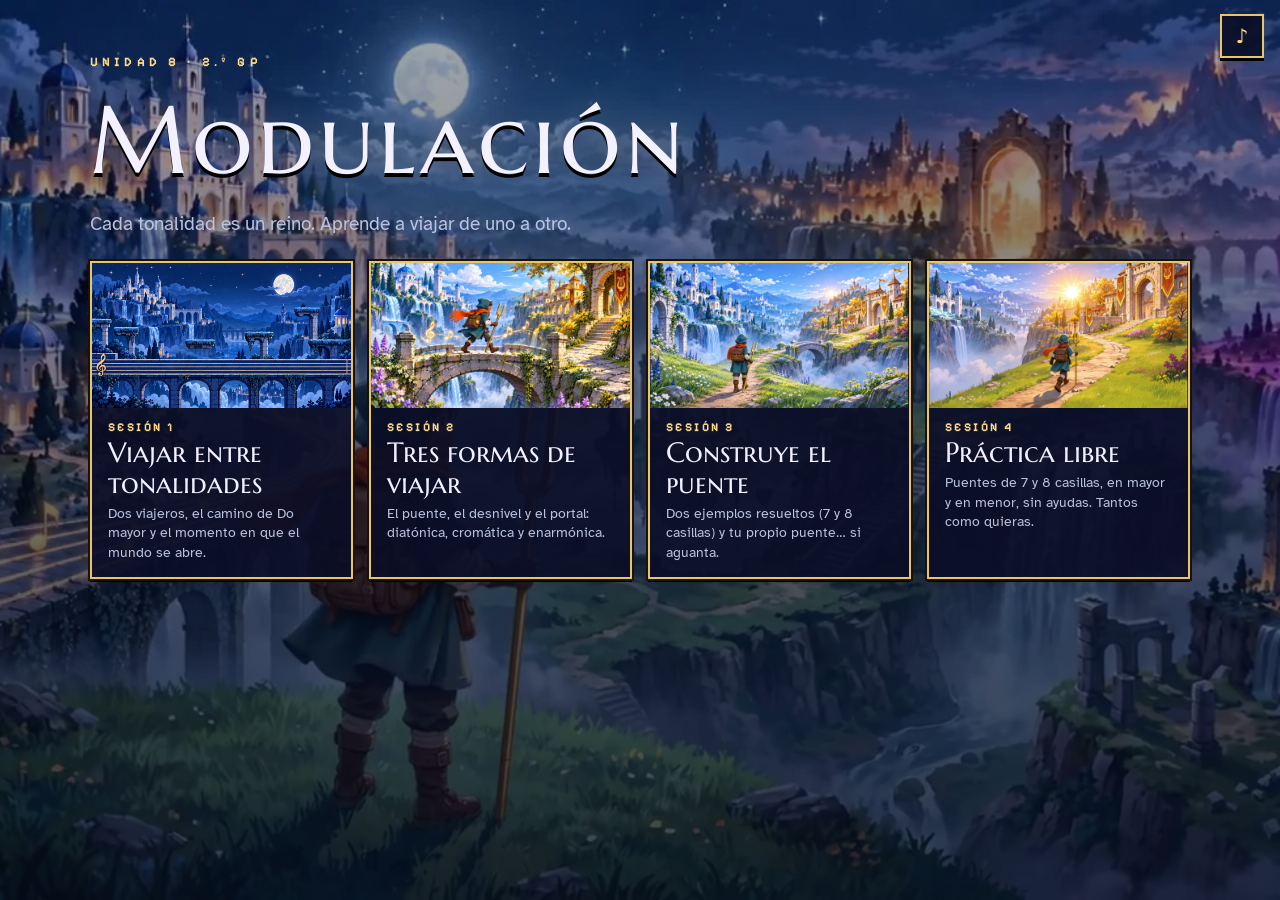
<file: prueba.html>
<!doctype html>
<html lang="es">
<head>
<meta charset="utf-8">
<meta name="viewport" content="width=device-width, initial-scale=1, viewport-fit=cover">
<script src="https://ge.lmathome.es/piel/latido.js?v=1"></script>
<script>
/* (2-nov-2026, C1 Modulación, Iago: «como en Atonalidad») LAS SESIONES SE ABREN EN CLASE. El portal gp.lmathome.es (la medalla y el
   aviso «Modulación · Sesión N» de la campana) abre esta página con «#cu=<cuenta>&dias=1.2» (y «&dia=2» desde el aviso de esa
   sesión): aquí se quita de la dirección, se guarda en este navegador (lm_mod_hitos) y solo se puede entrar en esas sesiones; las
   demás, con su candado. El profe (#c=, cuenta de pruebas), el ordenador de clase o quien llega sin más: todo abierto.
   Para la campana del Diario, la portada se apunta como «portada». Quitarlo: borrar este bloque y el de «candados» de abajo. */
(function () {
  var K = 'lm_mod_hitos', st = null, UUID = /^[0-9a-f]{8}-[0-9a-f]{4}-[0-9a-f]{4}-[0-9a-f]{4}-[0-9a-f]{12}$/i;
  try { document.documentElement.setAttribute('data-lm-ejercicio', 'portada'); } catch (e) {}
  try { st = JSON.parse(localStorage.getItem(K) || 'null'); } catch (e) {}
  var ir = 0;
  try {
    var ps = (location.hash || '').replace(/^#/, '').split('&'), q = {};
    ps.forEach(function (p) { var i = p.indexOf('='); if (i > 0) { try { q[p.slice(0, i)] = decodeURIComponent(p.slice(i + 1)); } catch (e) {} } });
    if (q.c && UUID.test(q.c)) { st = null; try { localStorage.removeItem(K); } catch (e) {} }
    else if (q.cu && UUID.test(q.cu)) {
      var d = String(q.dias || '').split(/[.,]/).map(Number).filter(function (n) { return n >= 1 && n <= 4; });
      st = { cuenta: q.cu.toLowerCase(), dias: d, en: new Date().toISOString() }; try { localStorage.setItem(K, JSON.stringify(st)); } catch (e) {}
    }
    if (/^[1-4]$/.test(q.dia || '')) ir = +q.dia;
    if ('cu' in q || 'dias' in q || 'dia' in q) {
      var resto = ps.filter(function (p) { return p && !/^(cu|dias|dia)=/.test(p); }).join('&');
      history.replaceState(history.state, '', location.pathname + location.search + (resto ? '#' + resto : ''));
    }
  } catch (e) {}
  var ab = (st && Array.isArray(st.dias)) ? st.dias.map(Number) : null;   // null = todo abierto
  window.ModHitos = { activo: function () { return !!ab; }, abierto: function (n) { return !ab || ab.indexOf(+n) >= 0; }, ir: ir };
  if (ir && (!ab || ab.indexOf(ir) >= 0)) { location.replace('s' + ir + '/' + location.hash); }
})();
</script>
<title>Modulación · Unidad 8</title>
<link rel="icon" href="favicon-32.png">
<link rel="stylesheet" href="https://fonts.googleapis.com/css2?family=Marcellus+SC&family=Pixelify+Sans:wght@500;700&family=Atkinson+Hyperlegible:wght@400;700&display=swap">
<style>
/* Portal de la U8 · Modulación (versión en prueba, solo Protester). Cada sesión es una página propia (s1/, s2/…). */
:root{--noche:#070a14;--oro:#e8c46a;--oro2:#ffd98a;--tinta:#f3f0ff;--tenue:#b9c2de;--panel:rgba(10,14,38,.9);color-scheme:dark}
*{box-sizing:border-box}
html,body{margin:0;min-height:100%}
body{background:var(--noche);color:var(--tinta);font-family:"Atkinson Hyperlegible",system-ui,sans-serif;
  padding-left:max(16px, env(safe-area-inset-left, 0px));padding-right:max(16px, env(safe-area-inset-right, 0px))}
.fondo{position:fixed;inset:0;z-index:-1;background:linear-gradient(rgba(6,10,26,.35), rgba(6,10,26,.75)), url(s2/img/mundo_abierto.webp) center/cover;filter:saturate(.95)}
main{max-width:1100px;margin:0 auto;padding-block:6vh 40px;display:flex;flex-direction:column;gap:22px}
.sup{font:700 13px "Pixelify Sans",sans-serif;letter-spacing:.32em;text-transform:uppercase;color:var(--oro2)}
h1{margin:0;font:400 clamp(46px,8vw,96px)/1 "Marcellus SC",Georgia,serif;letter-spacing:.04em;text-shadow:0 4px 0 #000, 0 0 30px rgba(255,200,100,.3)}
p.lead{margin:0;color:var(--tenue);font-size:clamp(16px,1.8vw,19px);max-width:56ch;line-height:1.5}
.sesiones{display:grid;grid-template-columns:repeat(auto-fit,minmax(260px,1fr));gap:16px}
a.ses{display:flex;flex-direction:column;text-decoration:none;color:inherit;background:var(--panel);border:2px solid var(--oro);box-shadow:0 0 0 2px #1a1206, 0 3px 0 #000}
a.ses img{width:100%;aspect-ratio:16/9;object-fit:cover;display:block}
a.ses span{display:flex;flex-direction:column;gap:4px;padding:12px 16px 14px}
a.ses em{font:700 12px "Pixelify Sans",sans-serif;font-style:normal;letter-spacing:.2em;text-transform:uppercase;color:var(--oro2)}
a.ses b{font:400 clamp(22px,2.4vw,28px)/1.1 "Marcellus SC",Georgia,serif}
a.ses small{color:var(--tenue);font-size:14px;line-height:1.4}
a.ses:hover, a.ses:focus-visible{border-color:#fff;outline:none}
.ses.prox{opacity:.45;pointer-events:none}
.ses.prox img{filter:grayscale(1) blur(2px)}
/* (2-nov-2026) una sesión que aún no se ha visto en clase: apagada, con su candado */
a.ses.cerrado{cursor:default;border-color:rgba(232,196,106,.45)}
a.ses.cerrado img{filter:grayscale(.85) brightness(.55)}
a.ses.cerrado span{opacity:.75}
a.ses .candado{display:none;align-items:center;gap:6px;font:700 12px "Pixelify Sans",sans-serif;letter-spacing:.14em;text-transform:uppercase;color:var(--oro2)}
a.ses.cerrado .candado{display:inline-flex}
a.ses .candado svg{width:14px;height:14px;fill:none;stroke:currentColor;stroke-width:2;stroke-linecap:round;stroke-linejoin:round}
/* (Iago 2-nov) música del menú, también al volver de una sesión */
#bMus{position:fixed;top:14px;right:max(16px, env(safe-area-inset-right, 0px));width:44px;height:44px;display:grid;place-items:center;background:var(--panel);border:2px solid var(--oro);color:var(--oro2);font:700 20px system-ui;cursor:pointer;box-shadow:0 3px 0 #000}
#bMus.off{opacity:.5}
</style>
</head>
<body>
<div class="fondo" aria-hidden="true"></div>
<audio id="mus" src="s1/mus/mundo.mp3" loop preload="auto"></audio>
<button id="bMus" title="Música" aria-label="Música">♪</button>
<main>
  <span class="sup">Unidad 8 · 2.º GP</span>
  <h1>Modulación</h1>
  <p class="lead">Cada tonalidad es un reino. Aprende a viajar de uno a otro.</p>
  <div class="sesiones">
    <a class="ses" data-ir="s1/"><img src="s1/img/nivel_dom.webp" alt=""><span><em>Sesión 1</em><b>Viajar entre tonalidades</b><small>Dos viajeros, el camino de Do mayor y el momento en que el mundo se abre.</small></span></a>
    <a class="ses" data-ir="s2/"><img src="s2/img/D2.webp" alt=""><span><em>Sesión 2</em><b>Tres formas de viajar</b><small>El puente, el desnivel y el portal: diatónica, cromática y enarmónica.</small></span></a>
    <a class="ses" data-ir="s3/"><img src="s3/img/B1.webp" alt=""><span><em>Sesión 3</em><b>Construye el puente</b><small>Dos ejemplos resueltos (7 y 8 casillas) y tu propio puente… si aguanta.</small></span></a>
    <a class="ses" data-ir="s4/"><img src="s3/img/B3.webp" alt=""><span><em>Sesión 4</em><b>Práctica libre</b><small>Puentes de 7 y 8 casillas, en mayor y en menor, sin ayudas. Tantos como quieras.</small></span></a>
  </div>
</main>
<script>
/* los enlaces llevan la cuenta (#c=…) a cada sesión */
[].forEach.call(document.querySelectorAll('a.ses[data-ir]'), function(a){ a.href = a.getAttribute('data-ir') + location.hash; });
/* candados (ver arriba): las sesiones que aún no se han dado en clase */
[].forEach.call(document.querySelectorAll('a.ses[data-ir]'), function(a){
  var n = +((/s(\d)\//.exec(a.getAttribute('data-ir')) || [])[1] || 0);
  if(!n || !window.ModHitos || window.ModHitos.abierto(n)) return;
  a.classList.add('cerrado'); a.removeAttribute('href'); a.setAttribute('aria-disabled', 'true');
  var c = document.createElement('i'); c.className = 'candado';
  c.innerHTML = '<svg viewBox="0 0 24 24"><rect x="5" y="11" width="14" height="10" rx="2"/><path d="M8 11V8a4 4 0 0 1 8 0v3"/></svg>Se abre en clase';
  a.querySelector('span').appendChild(c);
  a.addEventListener('click', function(e){ e.preventDefault(); });
});
/* (Iago 2-nov) música del menú: suena al entrar y al volver de una sesión; si el navegador no deja sonar solo, empieza con el primer toque */
(function(){
  var au = document.getElementById('mus'), b = document.getElementById('bMus'), on = true, raf = null;
  try{ on = localStorage.getItem('mod_menu_mus') !== 'off'; }catch(e){}
  function pinta(){ b.classList.toggle('off', !on); b.setAttribute('aria-pressed', on ? 'true' : 'false'); }
  function sube(){ cancelAnimationFrame(raf); var t0 = performance.now(), v0 = au.volume;
    (function paso(t){ var k = Math.min(1, (t - t0)/1500); au.volume = v0 + (.4 - v0)*k; if(k < 1) raf = requestAnimationFrame(paso); })(t0); }
  function suena(){ if(!on || !au.paused) return; au.volume = 0; var p = au.play(); if(p && p.then) p.then(sube).catch(function(){}); else sube(); }
  function primerToque(e){ if(e && e.target === b) return; document.removeEventListener('pointerdown', primerToque, true); document.removeEventListener('keydown', primerToque, true); suena(); }
  document.addEventListener('pointerdown', primerToque, true); document.addEventListener('keydown', primerToque, true);
  b.onclick = function(e){ e.stopPropagation(); on = !on; try{ localStorage.setItem('mod_menu_mus', on ? 'on' : 'off'); }catch(er){} pinta(); if(on) suena(); else au.pause(); };
  pinta(); suena();
})();
</script>
</body>
</html>
</file>
<file: s2/css/s2_test.css>
/* S2Test - estilos del test-juego (HUD de videojuego de fantasía). Todo con prefijo .s2t */
.s2t, .s2t * { box-sizing: border-box; }
.s2t {
  --oro: #f4d58a; --oro2: #ffd98a; --ok: #4fd18b; --mal: #ff6b7a; --tinta: #eef0ff; --tenue: #a9b0d4;
  --vidrio: rgba(10, 14, 34, .9);
  position: relative; display: flex; flex-direction: column; gap: 8px;
  width: 100%; height: 100%; min-height: 540px; padding: 12px; overflow: hidden; outline: none;
  background: var(--vidrio); border: 2px solid var(--oro); border-radius: 4px;
  box-shadow: 0 0 0 1px rgba(0, 0, 0, .6), 0 10px 40px rgba(0, 0, 0, .55), inset 0 0 40px rgba(244, 213, 138, .05);
  color: var(--tinta); font-family: "Atkinson Hyperlegible", sans-serif; font-size: 16px; line-height: 1.35;
  container-type: inline-size; container-name: s2t;
}
.s2t button { font: inherit; color: inherit; cursor: pointer; margin: 0; }
.s2t button:focus-visible { outline: 3px solid var(--oro2); outline-offset: 2px; }

/* ---------- HUD ---------- */
.s2t .s2t-hud {
  flex: none; display: flex; align-items: center; justify-content: space-between; gap: 14px;
  padding: 7px 12px; background: rgba(255, 255, 255, .04); border: 2px solid rgba(244, 213, 138, .45); border-radius: 4px;
}
.s2t .s2t-hearts { display: flex; gap: 4px; font-size: 26px; line-height: 1; }
.s2t .s2t-heart { color: var(--mal); text-shadow: 0 0 8px rgba(255, 107, 122, .6); transition: color .3s; }
.s2t .s2t-heart.s2t-perdida { color: #4a4f6a; text-shadow: none; }
.s2t .s2t-score { display: flex; align-items: baseline; gap: 8px; white-space: nowrap; }
.s2t .s2t-lbl { font-family: "Marcellus SC", Georgia, serif; font-size: 14px; letter-spacing: .08em; color: var(--tenue); text-transform: uppercase; }
.s2t .s2t-pts { font-family: "Marcellus SC", Georgia, serif; font-size: 26px; color: var(--oro2); min-width: 3ch; text-align: right; }
.s2t .s2t-combo { padding: 1px 8px; border: 1px solid rgba(244, 213, 138, .4); border-radius: 3px; font-weight: 700; font-size: 15px; color: var(--tenue); }
.s2t .s2t-combo.s2t-on { color: #1a1300; background: var(--oro2); border-color: var(--oro2); box-shadow: 0 0 10px rgba(255, 217, 138, .6); }
.s2t .s2t-pips { display: flex; gap: 5px; }
.s2t .s2t-pip { width: 15px; height: 15px; background: rgba(255, 255, 255, .08); border: 2px solid rgba(244, 213, 138, .35); border-radius: 2px; }
.s2t .s2t-pip.s2t-ok { background: var(--ok); border-color: var(--ok); }
.s2t .s2t-pip.s2t-bad { background: var(--mal); border-color: var(--mal); }
.s2t .s2t-pip.s2t-act { border-color: var(--oro2); box-shadow: 0 0 8px var(--oro2); animation: s2t-latido 1.2s ease-in-out infinite; }
.s2t .s2t-cuenta { font-family: "Marcellus SC", Georgia, serif; font-size: 20px; color: var(--oro2); white-space: nowrap; }
.s2t .s2t-snd { width: 34px; height: 34px; padding: 0; background: transparent; border: 2px solid rgba(244, 213, 138, .5); border-radius: 4px; color: var(--oro2); font-size: 18px; }
.s2t .s2t-snd.s2t-off { color: #6a6f8a; border-color: #4a4f6a; text-decoration: line-through; }

/* ---------- Cabecera del reto ---------- */
.s2t .s2t-main { flex: 1 1 auto; min-height: 0; display: flex; flex-direction: column; gap: 6px; }
.s2t .s2t-head { flex: none; display: flex; align-items: center; justify-content: space-between; gap: 12px; }
.s2t .s2t-titulo { margin: 0; font-family: "Marcellus SC", Georgia, serif; font-weight: 400; font-size: 26px; line-height: 1.15; color: var(--oro2); text-shadow: 0 0 14px rgba(255, 217, 138, .3); }
.s2t .s2t-modo { flex: none; padding: 2px 10px; border: 1px solid rgba(244, 213, 138, .5); border-radius: 3px; font-size: 14px; color: var(--tenue); text-transform: uppercase; letter-spacing: .05em; white-space: nowrap; }
.s2t .s2t-enun { flex: none; margin: 0; font-size: 19px; line-height: 1.3; }
.s2t .s2t-area { flex: 1 1 auto; min-height: 0; padding: 4px; overflow: auto; display: flex; flex-direction: column; justify-content: center; }
.s2t .s2t-area > * { flex: 0 1 auto; }
.s2t .s2t-lock { pointer-events: none; }
.s2t .s2t-tiembla { animation: s2t-sacude .45s; }

/* ---------- Pie: pista + botones ---------- */
.s2t .s2t-pie { flex: none; display: flex; align-items: stretch; gap: 12px; }
.s2t .s2t-pista {
  flex: 1 1 auto; min-height: 66px; padding: 8px 14px; display: flex; flex-wrap: wrap; align-content: center; gap: 0 6px;
  font-size: 16px; background: rgba(255, 255, 255, .04); border: 2px solid rgba(244, 213, 138, .45); border-radius: 4px;
}
.s2t .s2t-pista.s2t-vacia { color: var(--tenue); align-items: center; }
.s2t .s2t-pista-ok { border-color: var(--ok); background: rgba(79, 209, 139, .09); }
.s2t .s2t-pista-mal { border-color: var(--mal); background: rgba(255, 107, 122, .09); }
.s2t .s2t-veredicto { font-family: "Marcellus SC", Georgia, serif; font-size: 18px; font-weight: 400; white-space: pre; }
.s2t .s2t-pista-ok .s2t-veredicto { color: var(--ok); }
.s2t .s2t-pista-mal .s2t-veredicto { color: var(--mal); }
.s2t .s2t-extra { flex-basis: 100%; margin-top: 2px; color: var(--oro2); font-weight: 700; }
.s2t .s2t-btns { flex: none; display: flex; align-items: stretch; min-width: 170px; }
.s2t .s2t-btn {
  flex: 1; padding: 0 22px; min-height: 52px; font-family: "IBM Plex Mono", ui-monospace, monospace; font-weight: 600; font-size: 17px; letter-spacing: 0; text-shadow: none; -webkit-font-smoothing: antialiased;   /* (Iago 2-nov) sin la sombra negra de los botones de piedra: con letra oscura sobre oro se veía doble. Marcellus se veía raro en el botón: la misma letra que los botones de abajo */
  color: #1a1300; background: linear-gradient(#ffe6a8, #e8bc58); border: 2px solid var(--oro); border-radius: 4px;
  box-shadow: 0 3px 0 #8a6a1c, 0 0 14px rgba(255, 217, 138, .3); transition: transform .08s, filter .15s;
}
.s2t .s2t-btn:hover:not(:disabled) { filter: brightness(1.08); }
.s2t .s2t-btn:active:not(:disabled) { transform: translateY(2px); box-shadow: 0 1px 0 #8a6a1c; }
.s2t .s2t-btn:disabled { color: #6f7391; background: rgba(255, 255, 255, .06); border-color: rgba(244, 213, 138, .25); box-shadow: none; cursor: not-allowed; }
.s2t .s2t-btn[hidden] { display: none; }
.s2t .s2t-btn-sig { animation: none; }   /* (Iago 2-nov) sin parpadeo */

/* ---------- Fichas (opciones) ---------- */
.s2t .s2t-tile {
  position: relative; display: flex; align-items: center; gap: 12px; min-width: 0; padding: 10px 40px 10px 14px; text-align: left;
  background: rgba(255, 255, 255, .05); border: 2px solid rgba(244, 213, 138, .35); border-radius: 4px;
  transition: background .15s, border-color .15s, transform .1s; touch-action: manipulation;
}
.s2t .s2t-tile:hover { border-color: var(--oro); background: rgba(244, 213, 138, .09); }
.s2t .s2t-tile:active { transform: scale(.985); }
.s2t .s2t-tile.s2t-sel { border-color: var(--oro2); background: rgba(255, 217, 138, .16); box-shadow: 0 0 14px rgba(255, 217, 138, .35); }
.s2t .s2t-tt { min-width: 0; overflow-wrap: anywhere; hyphens: auto; }
.s2t .s2t-opts { display: grid; grid-template-columns: 1fr 1fr; gap: 12px; }
.s2t .s2t-opts .s2t-tile { min-height: 84px; font-size: 18px; }
.s2t .s2t-mark { flex: none; width: 30px; height: 30px; display: grid; place-items: center; border: 2px solid var(--oro); font: 700 15px/1 "Atkinson Hyperlegible", system-ui, sans-serif; color: var(--oro2); }   /* (Iago, 1-nov) la letra se veía rara en Marcellus */
.s2t .s2t-mark-r { border-radius: 50%; }
.s2t .s2t-mark-c { border-radius: 3px; }
.s2t .s2t-sel > .s2t-mark { background: var(--oro2); color: #1a1300; }
.s2t .s2t-mark-c::before { content: ''; }
.s2t .s2t-sel > .s2t-mark-c::before { content: '✓'; font-weight: 700; color: #1a1300; font-size: 18px; }

/* Estados tras comprobar */
.s2t .s2t-ok { border-color: var(--ok) !important; background: rgba(79, 209, 139, .17) !important; box-shadow: 0 0 16px rgba(79, 209, 139, .4) !important; animation: s2t-pop .5s ease-out; }
.s2t .s2t-bad { border-color: var(--mal) !important; background: rgba(255, 107, 122, .15) !important; box-shadow: 0 0 16px rgba(255, 107, 122, .35) !important; animation: s2t-sacude .45s; }
.s2t .s2t-miss { border-style: dashed !important; border-color: var(--ok) !important; background: rgba(79, 209, 139, .07) !important; }
.s2t .s2t-tile::after { position: absolute; right: 12px; top: 8px; font-size: 20px; font-weight: 700; }
.s2t .s2t-tile.s2t-ok::after { content: '✓'; color: var(--ok); }
.s2t .s2t-tile.s2t-bad::after { content: '✗'; color: var(--mal); }
.s2t .s2t-tile.s2t-miss::after { content: '✓'; color: var(--ok); opacity: .7; }
.s2t .s2t-sel > .s2t-mark.s2t-mark-c, .s2t .s2t-ok > .s2t-mark, .s2t .s2t-miss > .s2t-mark { border-color: var(--ok); }
.s2t .s2t-bad > .s2t-mark { border-color: var(--mal); background: transparent; color: var(--mal); }

/* ---------- Unir ---------- */
.s2t .s2t-unir { position: relative; display: grid; grid-template-columns: 1fr minmax(70px, 150px) 1fr; align-items: center; }
.s2t .s2t-col { position: relative; z-index: 1; display: flex; flex-direction: column; gap: 14px; }
.s2t .s2t-unir .s2t-tile { min-height: 74px; font-size: 18px; }
.s2t .s2t-izq { font-family: "Marcellus SC", Georgia, serif; font-size: 24px !important; }
.s2t .s2t-lineas { position: absolute; left: 0; top: 0; width: 100%; height: 100%; overflow: visible; z-index: 0; pointer-events: none; }
.s2t .s2t-linea { fill: none; stroke-width: 4; stroke-linecap: round; }
.s2t .s2t-linea.s2t-corr { stroke-dasharray: 3 8; opacity: .85; }
.s2t .s2t-linea.s2t-mal { opacity: .55; }
.s2t .s2t-unir .s2t-tile.s2t-par { border-color: var(--c); background: rgba(255, 255, 255, .08); box-shadow: inset 6px 0 0 var(--c); }
.s2t .s2t-unir .s2t-tile.s2t-par.s2t-sel { box-shadow: inset 6px 0 0 var(--c), 0 0 14px var(--c); }
.s2t .s2t-unir .s2t-der.s2t-par { box-shadow: inset -6px 0 0 var(--c); }

/* ---------- Puente ---------- */
.s2t .s2t-puente { display: grid; grid-template-columns: 1fr minmax(120px, 170px) 1fr; gap: 12px; align-items: stretch; }
.s2t .s2t-reino { padding: 10px 12px 12px; border: 2px solid var(--c); border-radius: 4px; background: rgba(255, 255, 255, .03); box-shadow: inset 0 0 26px color-mix(in srgb, var(--c) 14%, transparent); }
.s2t .s2t-reino-n { margin-bottom: 8px; font-family: "Marcellus SC", Georgia, serif; font-size: 22px; color: var(--c); text-shadow: 0 0 10px color-mix(in srgb, var(--c) 50%, transparent); }
.s2t .s2t-acordes { display: grid; grid-template-columns: repeat(4, 1fr); gap: 8px; }
.s2t .s2t-tile.s2t-acd { flex-direction: column; justify-content: center; gap: 0; min-height: 80px; padding: 6px 4px; text-align: center; border-color: color-mix(in srgb, var(--c, #f4d58a) 55%, transparent); }
.s2t .s2t-reino .s2t-acd { border-color: color-mix(in srgb, var(--c) 55%, transparent); }
.s2t .s2t-ac { font-family: "Marcellus SC", Georgia, serif; font-size: 30px; line-height: 1.1; }
.s2t .s2t-gr { font-size: 12px; color: var(--tenue); letter-spacing: .06em; }
.s2t .s2t-acd::after { right: 4px !important; top: 2px !important; font-size: 15px !important; }
.s2t .s2t-acd.s2t-sel { border-color: var(--oro2) !important; }
.s2t .s2t-centro { display: flex; flex-direction: column; align-items: center; justify-content: center; gap: 6px; text-align: center; padding: 6px 0; }
.s2t .s2t-arco { width: 100%; max-width: 140px; height: auto; filter: drop-shadow(0 0 8px rgba(255, 217, 138, .5)); }
.s2t .s2t-centro-t { font-family: "Marcellus SC", Georgia, serif; font-size: 17px; color: var(--oro2); }
.s2t .s2t-chips { display: flex; flex-wrap: wrap; justify-content: center; gap: 5px; max-width: 100%; }
.s2t .s2t-chip { min-width: 38px; padding: 2px 8px; font-family: "Marcellus SC", Georgia, serif; font-size: 18px; color: #1a1300; background: var(--oro2); border: 2px solid var(--oro2); border-radius: 3px; animation: s2t-pop .3s ease-out; }
.s2t .s2t-chip.s2t-ok { background: var(--ok) !important; border-color: var(--ok) !important; box-shadow: none !important; }
.s2t .s2t-chip.s2t-bad { background: var(--mal) !important; border-color: var(--mal) !important; box-shadow: none !important; }
.s2t .s2t-chip.s2t-miss { background: transparent !important; color: var(--ok); border: 2px dashed var(--ok) !important; }
.s2t .s2t-chip-v { font-size: 13px; color: var(--tenue); }

/* ---------- Ordenar ---------- */
.s2t .s2t-ord { display: flex; flex-direction: column; gap: 14px; }
.s2t .s2t-ord-flecha { font-family: "Marcellus SC", Georgia, serif; font-size: 14px; letter-spacing: .18em; color: var(--tenue); text-align: center; }
.s2t .s2t-fila { display: flex; gap: 8px; counter-reset: s2tn; }
.s2t .s2t-card {
  counter-increment: s2tn; position: relative; flex: 1 1 0; min-width: 0; height: 170px; display: grid; place-items: center; padding: 0 2px;
  background: linear-gradient(rgba(255, 255, 255, .09), rgba(255, 255, 255, .03)); border: 2px solid rgba(244, 213, 138, .5); border-radius: 4px;
  touch-action: none; user-select: none; -webkit-user-select: none; cursor: grab; transition: background .15s, border-color .15s;
}
.s2t .s2t-card:hover { border-color: var(--oro); }
.s2t .s2t-acorde { font-family: "Marcellus SC", Georgia, serif; font-size: 26px; font-size: clamp(18px, 3.1cqw, 32px); color: var(--tinta); }
.s2t .s2t-num { position: absolute; left: 6px; top: 4px; font-size: 13px; color: var(--tenue); }
.s2t .s2t-num::before { content: counter(s2tn); }
.s2t .s2t-card.s2t-sel { border-color: var(--oro2); background: rgba(255, 217, 138, .18); box-shadow: 0 0 16px rgba(255, 217, 138, .45); transform: translateY(-6px); }
.s2t .s2t-card.s2t-drag { opacity: .3; border-style: dashed; }
.s2t .s2t-card.s2t-ok::after { content: '✓'; position: absolute; right: 6px; top: 2px; color: var(--ok); font-size: 18px; }
.s2t .s2t-card.s2t-bad::after { content: '✗'; position: absolute; right: 6px; top: 2px; color: var(--mal); font-size: 18px; }
.s2t .s2t-card.s2t-ok .s2t-num, .s2t .s2t-card.s2t-bad .s2t-num { color: var(--tinta); }
.s2t .s2t-ghost { position: absolute; z-index: 60; margin: 0; pointer-events: none; cursor: grabbing; transform: scale(1.07) rotate(-2deg); background: rgba(40, 46, 90, .96); border-color: var(--oro2); box-shadow: 0 12px 30px rgba(0, 0, 0, .6), 0 0 18px rgba(255, 217, 138, .5); counter-increment: none; }
.s2t .s2t-ghost .s2t-num { display: none; }
.s2t .s2t-ayuda { font-size: 14px; color: var(--tenue); text-align: center; }

/* ---------- Verdadero / Falso ---------- */
.s2t .s2t-vf { display: flex; flex-direction: column; gap: 16px; }
.s2t .s2t-afirma { padding: 20px 26px; text-align: center; font-size: 25px; line-height: 1.3; background: rgba(255, 255, 255, .04); border: 2px solid rgba(244, 213, 138, .5); border-radius: 4px; }
.s2t .s2t-barra { position: relative; height: 22px; background: rgba(255, 255, 255, .08); border: 2px solid rgba(244, 213, 138, .5); border-radius: 4px; overflow: hidden; }
.s2t .s2t-barra-i { position: absolute; left: 0; top: 0; bottom: 0; width: 100%; background: linear-gradient(90deg, #e8bc58, #ffe6a8); }
.s2t .s2t-barra.s2t-poco .s2t-barra-i { background: linear-gradient(90deg, #ff6b7a, #ff9a8b); }
.s2t .s2t-barra-n { position: absolute; right: 8px; top: 0; font-size: 14px; line-height: 18px; color: #fff; text-shadow: 0 1px 2px #000; }
.s2t .s2t-vfbs { display: grid; grid-template-columns: 1fr 1fr; gap: 14px; }
.s2t .s2t-vfb { min-height: 76px; font-family: "Marcellus SC", Georgia, serif; font-size: 28px; background: rgba(255, 255, 255, .05); border: 2px solid rgba(244, 213, 138, .4); border-radius: 4px; transition: background .15s, border-color .15s; }
.s2t .s2t-vfb:hover { border-color: var(--oro); background: rgba(244, 213, 138, .09); }
.s2t .s2t-vfb.s2t-sel { border-color: var(--oro2); background: rgba(255, 217, 138, .18); box-shadow: 0 0 14px rgba(255, 217, 138, .4); }
.s2t .s2t-vfb.s2t-ok::after { content: ' ✓'; color: var(--ok); }
.s2t .s2t-vfb.s2t-bad::after { content: ' ✗'; color: var(--mal); }
.s2t .s2t-vfb.s2t-miss::after { content: ' ✓'; color: var(--ok); }

/* ---------- Pantalla final ---------- */
.s2t .s2t-final { display: none; flex: 1 1 auto; min-height: 0; flex-direction: column; align-items: center; justify-content: center; gap: 12px; text-align: center; }
.s2t.s2t-end .s2t-main { display: none; }
.s2t.s2t-end .s2t-final { display: flex; }
.s2t .s2t-fin-t { font-family: "Marcellus SC", Georgia, serif; font-size: 52px; line-height: 1.1; color: var(--oro2); text-shadow: 0 0 24px rgba(255, 217, 138, .5); animation: s2t-pop .7s ease-out; }
.s2t .s2t-stars { display: flex; gap: 10px; font-size: 68px; line-height: 1; }
.s2t .s2t-star { color: #3a3f5c; }
.s2t .s2t-star.s2t-gana { color: var(--oro2); text-shadow: 0 0 22px rgba(255, 217, 138, .7); animation: s2t-estrella .6s backwards; }
.s2t .s2t-fin-s { font-size: 19px; color: var(--tenue); max-width: 640px; }
.s2t .s2t-datos { display: flex; gap: 14px; flex-wrap: wrap; justify-content: center; margin: 4px 0; }
.s2t .s2t-dato { min-width: 150px; padding: 10px 18px; background: rgba(255, 255, 255, .05); border: 2px solid rgba(244, 213, 138, .5); border-radius: 4px; display: flex; flex-direction: column; gap: 2px; }
.s2t .s2t-dato-l { font-family: "Marcellus SC", Georgia, serif; font-size: 14px; letter-spacing: .1em; text-transform: uppercase; color: var(--tenue); }
.s2t .s2t-dato-v { font-family: "Marcellus SC", Georgia, serif; font-weight: 400; font-size: 34px; color: var(--tinta); }
.s2t .s2t-btn-rep { flex: none; min-height: 54px; padding: 0 34px; }

/* ---------- Texto flotante ---------- */
.s2t .s2t-flota { position: absolute; z-index: 70; pointer-events: none; font-family: "Marcellus SC", Georgia, serif; font-size: 34px; white-space: nowrap; animation: s2t-sube 1.4s ease-out forwards; text-shadow: 0 2px 8px #000; }
.s2t .s2t-f-ok { color: var(--ok); }
.s2t .s2t-f-mal { color: var(--mal); }

/* ---------- Animaciones ---------- */
@keyframes s2t-pop { 0% { transform: scale(1); } 40% { transform: scale(1.06); } 100% { transform: scale(1); } }
@keyframes s2t-sacude { 0%, 100% { transform: translateX(0); } 20% { transform: translateX(-8px); } 40% { transform: translateX(7px); } 60% { transform: translateX(-5px); } 80% { transform: translateX(3px); } }
@keyframes s2t-sube { 0% { opacity: 0; transform: translateY(10px) scale(.8); } 15% { opacity: 1; transform: translateY(0) scale(1.1); } 100% { opacity: 0; transform: translateY(-70px) scale(1); } }
@keyframes s2t-latido { 0%, 100% { filter: brightness(1); } 50% { filter: brightness(1.25); } }
@keyframes s2t-estrella { 0% { opacity: 0; transform: scale(2.4) rotate(-30deg); } 100% { opacity: 1; transform: scale(1) rotate(0); } }
@media (prefers-reduced-motion: reduce) { .s2t *, .s2t { animation: none !important; transition: none !important; } }

/* ---------- Adaptación a anchos menores (contenedor de ~800px o menos) ---------- */
@container s2t (max-width: 900px) {
  .s2t-hud { gap: 8px; padding: 6px 8px; }
  .s2t-pip { width: 12px; height: 12px; }
  .s2t-pips { gap: 4px; }
  .s2t-pts { font-size: 22px; }
  .s2t-titulo { font-size: 23px; }
  .s2t-enun { font-size: 17px; }
  .s2t-opts .s2t-tile, .s2t-unir .s2t-tile { font-size: 16px; min-height: 72px; }
  .s2t-izq { font-size: 20px !important; }
  .s2t-afirma { font-size: 21px; padding: 16px; }
  .s2t-ac { font-size: 22px; }
  .s2t-reino-n { font-size: 19px; }
  .s2t-puente { grid-template-columns: 1fr minmax(96px, 120px) 1fr; gap: 8px; }
  .s2t-acordes { gap: 6px; }
  .s2t-btns { min-width: 140px; }
  .s2t-btn { font-size: 18px; padding: 0 12px; }
  .s2t-pista { font-size: 15px; }
  .s2t-fin-t { font-size: 42px; }
  .s2t-stars { font-size: 56px; }
}
@container s2t (max-width: 640px) {
  .s2t-lbl, .s2t-modo { display: none; }
  .s2t-opts { grid-template-columns: 1fr; }
  .s2t-opts .s2t-tile { min-height: 60px; }
  .s2t-puente { grid-template-columns: 1fr; }
  .s2t-centro { display: none; }
  .s2t-card { height: 110px; }
  .s2t-pie { flex-direction: column; }
  .s2t-btns { min-height: 46px; }
}

/* (Iago, 1-nov) comprobación al pulsar: destello dorado que recorre la opción antes del veredicto */
.s2t .s2t-chk { position: relative; overflow: hidden; }
.s2t .s2t-chk::after { content: ''; position: absolute; inset: 0; background: linear-gradient(100deg, transparent 20%, rgba(255,226,150,.55) 50%, transparent 80%); transform: translateX(-100%); animation: s2tBarre .5s ease-out forwards; pointer-events: none; }
@keyframes s2tBarre { to { transform: translateX(100%); } }
</file>
<file: s3/css/s2_test.css>
/* S2Test - estilos del test-juego (HUD de videojuego de fantasía). Todo con prefijo .s2t */
.s2t, .s2t * { box-sizing: border-box; }
.s2t {
  --oro: #f4d58a; --oro2: #ffd98a; --ok: #4fd18b; --mal: #ff6b7a; --tinta: #eef0ff; --tenue: #a9b0d4;
  --vidrio: rgba(10, 14, 34, .9);
  position: relative; display: flex; flex-direction: column; gap: 8px;
  width: 100%; height: 100%; min-height: 540px; padding: 12px; overflow: hidden; outline: none;
  background: var(--vidrio); border: 2px solid var(--oro); border-radius: 4px;
  box-shadow: 0 0 0 1px rgba(0, 0, 0, .6), 0 10px 40px rgba(0, 0, 0, .55), inset 0 0 40px rgba(244, 213, 138, .05);
  color: var(--tinta); font-family: "Atkinson Hyperlegible", sans-serif; font-size: 16px; line-height: 1.35;
  container-type: inline-size; container-name: s2t;
}
.s2t button { font: inherit; color: inherit; cursor: pointer; margin: 0; }
.s2t button:focus-visible { outline: 3px solid var(--oro2); outline-offset: 2px; }

/* ---------- HUD ---------- */
.s2t .s2t-hud {
  flex: none; display: flex; align-items: center; justify-content: space-between; gap: 14px;
  padding: 7px 12px; background: rgba(255, 255, 255, .04); border: 2px solid rgba(244, 213, 138, .45); border-radius: 4px;
}
.s2t .s2t-hearts { display: flex; gap: 4px; font-size: 26px; line-height: 1; }
.s2t .s2t-heart { color: var(--mal); text-shadow: 0 0 8px rgba(255, 107, 122, .6); transition: color .3s; }
.s2t .s2t-heart.s2t-perdida { color: #4a4f6a; text-shadow: none; }
.s2t .s2t-score { display: flex; align-items: baseline; gap: 8px; white-space: nowrap; }
.s2t .s2t-lbl { font-family: "Marcellus SC", Georgia, serif; font-size: 14px; letter-spacing: .08em; color: var(--tenue); text-transform: uppercase; }
.s2t .s2t-pts { font-family: "Marcellus SC", Georgia, serif; font-size: 26px; color: var(--oro2); min-width: 3ch; text-align: right; }
.s2t .s2t-combo { padding: 1px 8px; border: 1px solid rgba(244, 213, 138, .4); border-radius: 3px; font-weight: 700; font-size: 15px; color: var(--tenue); }
.s2t .s2t-combo.s2t-on { color: #1a1300; background: var(--oro2); border-color: var(--oro2); box-shadow: 0 0 10px rgba(255, 217, 138, .6); }
.s2t .s2t-pips { display: flex; gap: 5px; }
.s2t .s2t-pip { width: 15px; height: 15px; background: rgba(255, 255, 255, .08); border: 2px solid rgba(244, 213, 138, .35); border-radius: 2px; }
.s2t .s2t-pip.s2t-ok { background: var(--ok); border-color: var(--ok); }
.s2t .s2t-pip.s2t-bad { background: var(--mal); border-color: var(--mal); }
.s2t .s2t-pip.s2t-act { border-color: var(--oro2); box-shadow: 0 0 8px var(--oro2); animation: s2t-latido 1.2s ease-in-out infinite; }
.s2t .s2t-cuenta { font-family: "Marcellus SC", Georgia, serif; font-size: 20px; color: var(--oro2); white-space: nowrap; }
.s2t .s2t-snd { width: 34px; height: 34px; padding: 0; background: transparent; border: 2px solid rgba(244, 213, 138, .5); border-radius: 4px; color: var(--oro2); font-size: 18px; }
.s2t .s2t-snd.s2t-off { color: #6a6f8a; border-color: #4a4f6a; text-decoration: line-through; }

/* ---------- Cabecera del reto ---------- */
.s2t .s2t-main { flex: 1 1 auto; min-height: 0; display: flex; flex-direction: column; gap: 6px; }
.s2t .s2t-head { flex: none; display: flex; align-items: center; justify-content: space-between; gap: 12px; }
.s2t .s2t-titulo { margin: 0; font-family: "Marcellus SC", Georgia, serif; font-weight: 400; font-size: 26px; line-height: 1.15; color: var(--oro2); text-shadow: 0 0 14px rgba(255, 217, 138, .3); }
.s2t .s2t-modo { flex: none; padding: 2px 10px; border: 1px solid rgba(244, 213, 138, .5); border-radius: 3px; font-size: 14px; color: var(--tenue); text-transform: uppercase; letter-spacing: .05em; white-space: nowrap; }
.s2t .s2t-enun { flex: none; margin: 0; font-size: 19px; line-height: 1.3; }
.s2t .s2t-area { flex: 1 1 auto; min-height: 0; padding: 4px; overflow: auto; display: flex; flex-direction: column; justify-content: center; }
.s2t .s2t-area > * { flex: 0 1 auto; }
.s2t .s2t-lock { pointer-events: none; }
.s2t .s2t-tiembla { animation: s2t-sacude .45s; }

/* ---------- Pie: pista + botones ---------- */
.s2t .s2t-pie { flex: none; display: flex; align-items: stretch; gap: 12px; }
.s2t .s2t-pista {
  flex: 1 1 auto; min-height: 66px; padding: 8px 14px; display: flex; flex-wrap: wrap; align-content: center; gap: 0 6px;
  font-size: 16px; background: rgba(255, 255, 255, .04); border: 2px solid rgba(244, 213, 138, .45); border-radius: 4px;
}
.s2t .s2t-pista.s2t-vacia { color: var(--tenue); align-items: center; }
.s2t .s2t-pista-ok { border-color: var(--ok); background: rgba(79, 209, 139, .09); }
.s2t .s2t-pista-mal { border-color: var(--mal); background: rgba(255, 107, 122, .09); }
.s2t .s2t-veredicto { font-family: "Marcellus SC", Georgia, serif; font-size: 18px; font-weight: 400; white-space: pre; }
.s2t .s2t-pista-ok .s2t-veredicto { color: var(--ok); }
.s2t .s2t-pista-mal .s2t-veredicto { color: var(--mal); }
.s2t .s2t-extra { flex-basis: 100%; margin-top: 2px; color: var(--oro2); font-weight: 700; }
.s2t .s2t-btns { flex: none; display: flex; align-items: stretch; min-width: 170px; }
.s2t .s2t-btn {
  flex: 1; padding: 0 22px; min-height: 52px; font-family: "IBM Plex Mono", ui-monospace, monospace; font-weight: 600; font-size: 17px; letter-spacing: 0; text-shadow: none; -webkit-font-smoothing: antialiased;   /* (Iago 2-nov) sin la sombra negra de los botones de piedra: con letra oscura sobre oro se veía doble. Marcellus se veía raro en el botón: la misma letra que los botones de abajo */
  color: #1a1300; background: linear-gradient(#ffe6a8, #e8bc58); border: 2px solid var(--oro); border-radius: 4px;
  box-shadow: 0 3px 0 #8a6a1c, 0 0 14px rgba(255, 217, 138, .3); transition: transform .08s, filter .15s;
}
.s2t .s2t-btn:hover:not(:disabled) { filter: brightness(1.08); }
.s2t .s2t-btn:active:not(:disabled) { transform: translateY(2px); box-shadow: 0 1px 0 #8a6a1c; }
.s2t .s2t-btn:disabled { color: #6f7391; background: rgba(255, 255, 255, .06); border-color: rgba(244, 213, 138, .25); box-shadow: none; cursor: not-allowed; }
.s2t .s2t-btn[hidden] { display: none; }
.s2t .s2t-btn-sig { animation: none; }   /* (Iago 2-nov) sin parpadeo */

/* ---------- Fichas (opciones) ---------- */
.s2t .s2t-tile {
  position: relative; display: flex; align-items: center; gap: 12px; min-width: 0; padding: 10px 40px 10px 14px; text-align: left;
  background: rgba(255, 255, 255, .05); border: 2px solid rgba(244, 213, 138, .35); border-radius: 4px;
  transition: background .15s, border-color .15s, transform .1s; touch-action: manipulation;
}
.s2t .s2t-tile:hover { border-color: var(--oro); background: rgba(244, 213, 138, .09); }
.s2t .s2t-tile:active { transform: scale(.985); }
.s2t .s2t-tile.s2t-sel { border-color: var(--oro2); background: rgba(255, 217, 138, .16); box-shadow: 0 0 14px rgba(255, 217, 138, .35); }
.s2t .s2t-tt { min-width: 0; overflow-wrap: anywhere; hyphens: auto; }
.s2t .s2t-opts { display: grid; grid-template-columns: 1fr 1fr; gap: 12px; }
.s2t .s2t-opts .s2t-tile { min-height: 84px; font-size: 18px; }
.s2t .s2t-mark { flex: none; width: 30px; height: 30px; display: grid; place-items: center; border: 2px solid var(--oro); font: 700 15px/1 "Atkinson Hyperlegible", system-ui, sans-serif; color: var(--oro2); }   /* (Iago, 1-nov) la letra se veía rara en Marcellus */
.s2t .s2t-mark-r { border-radius: 50%; }
.s2t .s2t-mark-c { border-radius: 3px; }
.s2t .s2t-sel > .s2t-mark { background: var(--oro2); color: #1a1300; }
.s2t .s2t-mark-c::before { content: ''; }
.s2t .s2t-sel > .s2t-mark-c::before { content: '✓'; font-weight: 700; color: #1a1300; font-size: 18px; }

/* Estados tras comprobar */
.s2t .s2t-ok { border-color: var(--ok) !important; background: rgba(79, 209, 139, .17) !important; box-shadow: 0 0 16px rgba(79, 209, 139, .4) !important; animation: s2t-pop .5s ease-out; }
.s2t .s2t-bad { border-color: var(--mal) !important; background: rgba(255, 107, 122, .15) !important; box-shadow: 0 0 16px rgba(255, 107, 122, .35) !important; animation: s2t-sacude .45s; }
.s2t .s2t-miss { border-style: dashed !important; border-color: var(--ok) !important; background: rgba(79, 209, 139, .07) !important; }
.s2t .s2t-tile::after { position: absolute; right: 12px; top: 8px; font-size: 20px; font-weight: 700; }
.s2t .s2t-tile.s2t-ok::after { content: '✓'; color: var(--ok); }
.s2t .s2t-tile.s2t-bad::after { content: '✗'; color: var(--mal); }
.s2t .s2t-tile.s2t-miss::after { content: '✓'; color: var(--ok); opacity: .7; }
.s2t .s2t-sel > .s2t-mark.s2t-mark-c, .s2t .s2t-ok > .s2t-mark, .s2t .s2t-miss > .s2t-mark { border-color: var(--ok); }
.s2t .s2t-bad > .s2t-mark { border-color: var(--mal); background: transparent; color: var(--mal); }

/* ---------- Unir ---------- */
.s2t .s2t-unir { position: relative; display: grid; grid-template-columns: 1fr minmax(70px, 150px) 1fr; align-items: center; }
.s2t .s2t-col { position: relative; z-index: 1; display: flex; flex-direction: column; gap: 14px; }
.s2t .s2t-unir .s2t-tile { min-height: 74px; font-size: 18px; }
.s2t .s2t-izq { font-family: "Marcellus SC", Georgia, serif; font-size: 24px !important; }
.s2t .s2t-lineas { position: absolute; left: 0; top: 0; width: 100%; height: 100%; overflow: visible; z-index: 0; pointer-events: none; }
.s2t .s2t-linea { fill: none; stroke-width: 4; stroke-linecap: round; }
.s2t .s2t-linea.s2t-corr { stroke-dasharray: 3 8; opacity: .85; }
.s2t .s2t-linea.s2t-mal { opacity: .55; }
.s2t .s2t-unir .s2t-tile.s2t-par { border-color: var(--c); background: rgba(255, 255, 255, .08); box-shadow: inset 6px 0 0 var(--c); }
.s2t .s2t-unir .s2t-tile.s2t-par.s2t-sel { box-shadow: inset 6px 0 0 var(--c), 0 0 14px var(--c); }
.s2t .s2t-unir .s2t-der.s2t-par { box-shadow: inset -6px 0 0 var(--c); }

/* ---------- Puente ---------- */
.s2t .s2t-puente { display: grid; grid-template-columns: 1fr minmax(120px, 170px) 1fr; gap: 12px; align-items: stretch; }
.s2t .s2t-reino { padding: 10px 12px 12px; border: 2px solid var(--c); border-radius: 4px; background: rgba(255, 255, 255, .03); box-shadow: inset 0 0 26px color-mix(in srgb, var(--c) 14%, transparent); }
.s2t .s2t-reino-n { margin-bottom: 8px; font-family: "Marcellus SC", Georgia, serif; font-size: 22px; color: var(--c); text-shadow: 0 0 10px color-mix(in srgb, var(--c) 50%, transparent); }
.s2t .s2t-acordes { display: grid; grid-template-columns: repeat(4, 1fr); gap: 8px; }
.s2t .s2t-tile.s2t-acd { flex-direction: column; justify-content: center; gap: 0; min-height: 80px; padding: 6px 4px; text-align: center; border-color: color-mix(in srgb, var(--c, #f4d58a) 55%, transparent); }
.s2t .s2t-reino .s2t-acd { border-color: color-mix(in srgb, var(--c) 55%, transparent); }
.s2t .s2t-ac { font-family: "Marcellus SC", Georgia, serif; font-size: 30px; line-height: 1.1; }
.s2t .s2t-gr { font-size: 12px; color: var(--tenue); letter-spacing: .06em; }
.s2t .s2t-acd::after { right: 4px !important; top: 2px !important; font-size: 15px !important; }
.s2t .s2t-acd.s2t-sel { border-color: var(--oro2) !important; }
.s2t .s2t-centro { display: flex; flex-direction: column; align-items: center; justify-content: center; gap: 6px; text-align: center; padding: 6px 0; }
.s2t .s2t-arco { width: 100%; max-width: 140px; height: auto; filter: drop-shadow(0 0 8px rgba(255, 217, 138, .5)); }
.s2t .s2t-centro-t { font-family: "Marcellus SC", Georgia, serif; font-size: 17px; color: var(--oro2); }
.s2t .s2t-chips { display: flex; flex-wrap: wrap; justify-content: center; gap: 5px; max-width: 100%; }
.s2t .s2t-chip { min-width: 38px; padding: 2px 8px; font-family: "Marcellus SC", Georgia, serif; font-size: 18px; color: #1a1300; background: var(--oro2); border: 2px solid var(--oro2); border-radius: 3px; animation: s2t-pop .3s ease-out; }
.s2t .s2t-chip.s2t-ok { background: var(--ok) !important; border-color: var(--ok) !important; box-shadow: none !important; }
.s2t .s2t-chip.s2t-bad { background: var(--mal) !important; border-color: var(--mal) !important; box-shadow: none !important; }
.s2t .s2t-chip.s2t-miss { background: transparent !important; color: var(--ok); border: 2px dashed var(--ok) !important; }
.s2t .s2t-chip-v { font-size: 13px; color: var(--tenue); }

/* ---------- Ordenar ---------- */
.s2t .s2t-ord { display: flex; flex-direction: column; gap: 14px; }
.s2t .s2t-ord-flecha { font-family: "Marcellus SC", Georgia, serif; font-size: 14px; letter-spacing: .18em; color: var(--tenue); text-align: center; }
.s2t .s2t-fila { display: flex; gap: 8px; counter-reset: s2tn; }
.s2t .s2t-card {
  counter-increment: s2tn; position: relative; flex: 1 1 0; min-width: 0; height: 170px; display: grid; place-items: center; padding: 0 2px;
  background: linear-gradient(rgba(255, 255, 255, .09), rgba(255, 255, 255, .03)); border: 2px solid rgba(244, 213, 138, .5); border-radius: 4px;
  touch-action: none; user-select: none; -webkit-user-select: none; cursor: grab; transition: background .15s, border-color .15s;
}
.s2t .s2t-card:hover { border-color: var(--oro); }
.s2t .s2t-acorde { font-family: "Marcellus SC", Georgia, serif; font-size: 26px; font-size: clamp(18px, 3.1cqw, 32px); color: var(--tinta); }
.s2t .s2t-num { position: absolute; left: 6px; top: 4px; font-size: 13px; color: var(--tenue); }
.s2t .s2t-num::before { content: counter(s2tn); }
.s2t .s2t-card.s2t-sel { border-color: var(--oro2); background: rgba(255, 217, 138, .18); box-shadow: 0 0 16px rgba(255, 217, 138, .45); transform: translateY(-6px); }
.s2t .s2t-card.s2t-drag { opacity: .3; border-style: dashed; }
.s2t .s2t-card.s2t-ok::after { content: '✓'; position: absolute; right: 6px; top: 2px; color: var(--ok); font-size: 18px; }
.s2t .s2t-card.s2t-bad::after { content: '✗'; position: absolute; right: 6px; top: 2px; color: var(--mal); font-size: 18px; }
.s2t .s2t-card.s2t-ok .s2t-num, .s2t .s2t-card.s2t-bad .s2t-num { color: var(--tinta); }
.s2t .s2t-ghost { position: absolute; z-index: 60; margin: 0; pointer-events: none; cursor: grabbing; transform: scale(1.07) rotate(-2deg); background: rgba(40, 46, 90, .96); border-color: var(--oro2); box-shadow: 0 12px 30px rgba(0, 0, 0, .6), 0 0 18px rgba(255, 217, 138, .5); counter-increment: none; }
.s2t .s2t-ghost .s2t-num { display: none; }
.s2t .s2t-ayuda { font-size: 14px; color: var(--tenue); text-align: center; }

/* ---------- Verdadero / Falso ---------- */
.s2t .s2t-vf { display: flex; flex-direction: column; gap: 16px; }
.s2t .s2t-afirma { padding: 20px 26px; text-align: center; font-size: 25px; line-height: 1.3; background: rgba(255, 255, 255, .04); border: 2px solid rgba(244, 213, 138, .5); border-radius: 4px; }
.s2t .s2t-barra { position: relative; height: 22px; background: rgba(255, 255, 255, .08); border: 2px solid rgba(244, 213, 138, .5); border-radius: 4px; overflow: hidden; }
.s2t .s2t-barra-i { position: absolute; left: 0; top: 0; bottom: 0; width: 100%; background: linear-gradient(90deg, #e8bc58, #ffe6a8); }
.s2t .s2t-barra.s2t-poco .s2t-barra-i { background: linear-gradient(90deg, #ff6b7a, #ff9a8b); }
.s2t .s2t-barra-n { position: absolute; right: 8px; top: 0; font-size: 14px; line-height: 18px; color: #fff; text-shadow: 0 1px 2px #000; }
.s2t .s2t-vfbs { display: grid; grid-template-columns: 1fr 1fr; gap: 14px; }
.s2t .s2t-vfb { min-height: 76px; font-family: "Marcellus SC", Georgia, serif; font-size: 28px; background: rgba(255, 255, 255, .05); border: 2px solid rgba(244, 213, 138, .4); border-radius: 4px; transition: background .15s, border-color .15s; }
.s2t .s2t-vfb:hover { border-color: var(--oro); background: rgba(244, 213, 138, .09); }
.s2t .s2t-vfb.s2t-sel { border-color: var(--oro2); background: rgba(255, 217, 138, .18); box-shadow: 0 0 14px rgba(255, 217, 138, .4); }
.s2t .s2t-vfb.s2t-ok::after { content: ' ✓'; color: var(--ok); }
.s2t .s2t-vfb.s2t-bad::after { content: ' ✗'; color: var(--mal); }
.s2t .s2t-vfb.s2t-miss::after { content: ' ✓'; color: var(--ok); }

/* ---------- Pantalla final ---------- */
.s2t .s2t-final { display: none; flex: 1 1 auto; min-height: 0; flex-direction: column; align-items: center; justify-content: center; gap: 12px; text-align: center; }
.s2t.s2t-end .s2t-main { display: none; }
.s2t.s2t-end .s2t-final { display: flex; }
.s2t .s2t-fin-t { font-family: "Marcellus SC", Georgia, serif; font-size: 52px; line-height: 1.1; color: var(--oro2); text-shadow: 0 0 24px rgba(255, 217, 138, .5); animation: s2t-pop .7s ease-out; }
.s2t .s2t-stars { display: flex; gap: 10px; font-size: 68px; line-height: 1; }
.s2t .s2t-star { color: #3a3f5c; }
.s2t .s2t-star.s2t-gana { color: var(--oro2); text-shadow: 0 0 22px rgba(255, 217, 138, .7); animation: s2t-estrella .6s backwards; }
.s2t .s2t-fin-s { font-size: 19px; color: var(--tenue); max-width: 640px; }
.s2t .s2t-datos { display: flex; gap: 14px; flex-wrap: wrap; justify-content: center; margin: 4px 0; }
.s2t .s2t-dato { min-width: 150px; padding: 10px 18px; background: rgba(255, 255, 255, .05); border: 2px solid rgba(244, 213, 138, .5); border-radius: 4px; display: flex; flex-direction: column; gap: 2px; }
.s2t .s2t-dato-l { font-family: "Marcellus SC", Georgia, serif; font-size: 14px; letter-spacing: .1em; text-transform: uppercase; color: var(--tenue); }
.s2t .s2t-dato-v { font-family: "Marcellus SC", Georgia, serif; font-weight: 400; font-size: 34px; color: var(--tinta); }
.s2t .s2t-btn-rep { flex: none; min-height: 54px; padding: 0 34px; }

/* ---------- Texto flotante ---------- */
.s2t .s2t-flota { position: absolute; z-index: 70; pointer-events: none; font-family: "Marcellus SC", Georgia, serif; font-size: 34px; white-space: nowrap; animation: s2t-sube 1.4s ease-out forwards; text-shadow: 0 2px 8px #000; }
.s2t .s2t-f-ok { color: var(--ok); }
.s2t .s2t-f-mal { color: var(--mal); }

/* ---------- Animaciones ---------- */
@keyframes s2t-pop { 0% { transform: scale(1); } 40% { transform: scale(1.06); } 100% { transform: scale(1); } }
@keyframes s2t-sacude { 0%, 100% { transform: translateX(0); } 20% { transform: translateX(-8px); } 40% { transform: translateX(7px); } 60% { transform: translateX(-5px); } 80% { transform: translateX(3px); } }
@keyframes s2t-sube { 0% { opacity: 0; transform: translateY(10px) scale(.8); } 15% { opacity: 1; transform: translateY(0) scale(1.1); } 100% { opacity: 0; transform: translateY(-70px) scale(1); } }
@keyframes s2t-latido { 0%, 100% { filter: brightness(1); } 50% { filter: brightness(1.25); } }
@keyframes s2t-estrella { 0% { opacity: 0; transform: scale(2.4) rotate(-30deg); } 100% { opacity: 1; transform: scale(1) rotate(0); } }
@media (prefers-reduced-motion: reduce) { .s2t *, .s2t { animation: none !important; transition: none !important; } }

/* ---------- Adaptación a anchos menores (contenedor de ~800px o menos) ---------- */
@container s2t (max-width: 900px) {
  .s2t-hud { gap: 8px; padding: 6px 8px; }
  .s2t-pip { width: 12px; height: 12px; }
  .s2t-pips { gap: 4px; }
  .s2t-pts { font-size: 22px; }
  .s2t-titulo { font-size: 23px; }
  .s2t-enun { font-size: 17px; }
  .s2t-opts .s2t-tile, .s2t-unir .s2t-tile { font-size: 16px; min-height: 72px; }
  .s2t-izq { font-size: 20px !important; }
  .s2t-afirma { font-size: 21px; padding: 16px; }
  .s2t-ac { font-size: 22px; }
  .s2t-reino-n { font-size: 19px; }
  .s2t-puente { grid-template-columns: 1fr minmax(96px, 120px) 1fr; gap: 8px; }
  .s2t-acordes { gap: 6px; }
  .s2t-btns { min-width: 140px; }
  .s2t-btn { font-size: 18px; padding: 0 12px; }
  .s2t-pista { font-size: 15px; }
  .s2t-fin-t { font-size: 42px; }
  .s2t-stars { font-size: 56px; }
}
@container s2t (max-width: 640px) {
  .s2t-lbl, .s2t-modo { display: none; }
  .s2t-opts { grid-template-columns: 1fr; }
  .s2t-opts .s2t-tile { min-height: 60px; }
  .s2t-puente { grid-template-columns: 1fr; }
  .s2t-centro { display: none; }
  .s2t-card { height: 110px; }
  .s2t-pie { flex-direction: column; }
  .s2t-btns { min-height: 46px; }
}

/* (Iago, 1-nov) comprobación al pulsar: destello dorado que recorre la opción antes del veredicto */
.s2t .s2t-chk { position: relative; overflow: hidden; }
.s2t .s2t-chk::after { content: ''; position: absolute; inset: 0; background: linear-gradient(100deg, transparent 20%, rgba(255,226,150,.55) 50%, transparent 80%); transform: translateX(-100%); animation: s2tBarre .5s ease-out forwards; pointer-events: none; }
@keyframes s2tBarre { to { transform: translateX(100%); } }

/* (Iago 2-nov) reto «notas conflictivas»: piano de fantasía */
.s2t .s2t-teclas { display: flex; flex-direction: column; align-items: center; gap: 14px; width: 100%; }
.s2t .s2t-tk-cab { display: flex; align-items: center; gap: 18px; }
.s2t .s2t-tk-ton { display: flex; flex-direction: column; gap: 2px; padding: 8px 16px; border: 2px solid #5b9dff; background: rgba(91,157,255,.12); min-width: 170px; }
.s2t .s2t-tk-ton.b { border-color: #e0a43a; background: rgba(224,164,58,.12); text-align: right; }
.s2t .s2t-tk-ton b { font-family: "Marcellus SC", Georgia, serif; font-weight: 400; font-size: 22px; color: #fff4dc; }
.s2t .s2t-tk-ton span { font: 700 13px "Atkinson Hyperlegible", system-ui, sans-serif; color: #cfd8f0; }
.s2t .s2t-tk-fl { font-size: 26px; color: #ffe7a3; }
.s2t .s2t-piano { position: relative; display: flex; width: min(560px, 92%); height: 190px; padding: 10px 10px 0; background: linear-gradient(#3a2a12, #1c1408); border: 3px solid var(--oro); border-radius: 10px 10px 4px 4px; box-shadow: 0 10px 26px rgba(0,0,0,.55), inset 0 2px 0 rgba(255,230,160,.25); }
.s2t .s2t-tecla { position: relative; flex: 1; margin: 0 2px; display: flex; align-items: flex-end; justify-content: center; padding-bottom: 12px; min-height: 0; background: linear-gradient(#fffdf6, #f1e6c9); border: 1px solid #8a6a1c; border-radius: 0 0 7px 7px; box-shadow: inset 0 -6px 0 rgba(0,0,0,.08), 0 3px 0 #6b5014; cursor: pointer; transition: transform .08s, background .15s, box-shadow .15s; }
.s2t .s2t-tecla:hover:not(:disabled) { background: linear-gradient(#fffef9, #fbefcf); }
.s2t .s2t-tecla:active { transform: translateY(2px); }
.s2t .s2t-tk-n { font: 700 16px "Atkinson Hyperlegible", system-ui, sans-serif; color: #2a1d10; }
.s2t .s2t-negra { position: absolute; z-index: 2; top: 10px; width: 8.4%; height: 58%; padding: 0; min-height: 0; border: 1px solid #000; background: linear-gradient(#2a2a33, #0b0b10); border-radius: 0 0 5px 5px; box-shadow: 0 3px 0 #000, inset 0 -3px 0 rgba(255,255,255,.08); cursor: pointer; transition: background .15s, box-shadow .15s; }
.s2t .s2t-negra.s2t-sel { background: linear-gradient(#e8bc58, #a97a1c); box-shadow: 0 0 0 3px #ffd98a, 0 0 14px rgba(255,217,138,.7); }
.s2t .s2t-negra.s2t-ok { background: linear-gradient(#5fd394, #1f7f4c) !important; box-shadow: 0 0 0 3px #2faa6a !important; }
.s2t .s2t-negra.s2t-bad { background: linear-gradient(#e0736c, #8f2a24) !important; box-shadow: 0 0 0 3px #d9534f !important; }
.s2t .s2t-negra.s2t-miss { background: linear-gradient(#5fd394, #1f7f4c) !important; outline: 2px dashed #2faa6a; }
.s2t .s2t-tecla.s2t-sel { background: linear-gradient(#ffe7a3, #e8bc58); box-shadow: 0 0 0 3px #ffd98a, 0 0 18px rgba(255,217,138,.7); }
.s2t .s2t-tecla.s2t-ok { background: linear-gradient(#d9f7e6, #8fe0b0) !important; box-shadow: 0 0 0 3px #2faa6a !important; }
.s2t .s2t-tecla.s2t-bad { background: linear-gradient(#fde2e0, #f2a39d) !important; box-shadow: 0 0 0 3px #d9534f !important; }
.s2t .s2t-tecla.s2t-miss { background: linear-gradient(#e9f8f0, #c4eed6) !important; border-style: dashed !important; box-shadow: 0 0 0 3px #2faa6a !important; }
.s2t .s2t-tk-nota { font: 400 14px "Atkinson Hyperlegible", system-ui, sans-serif; color: var(--tenue); }
</file>
